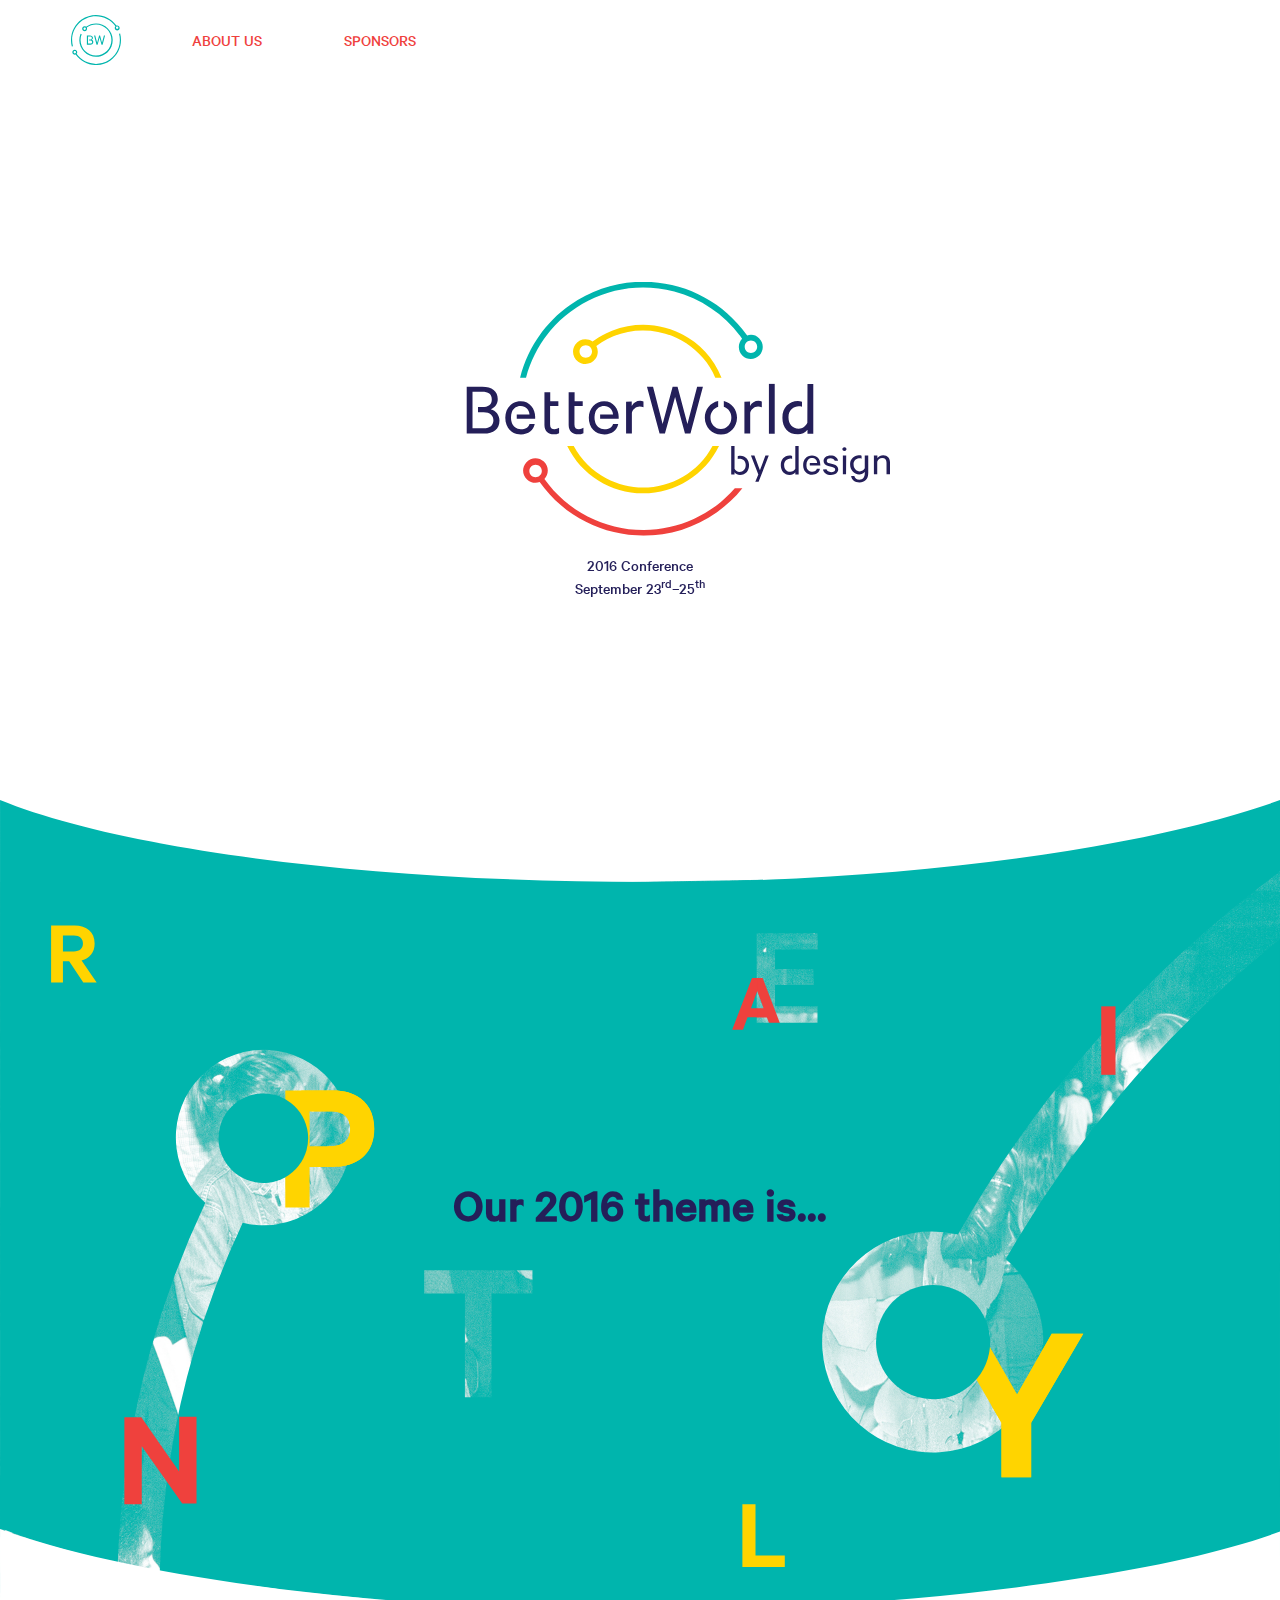
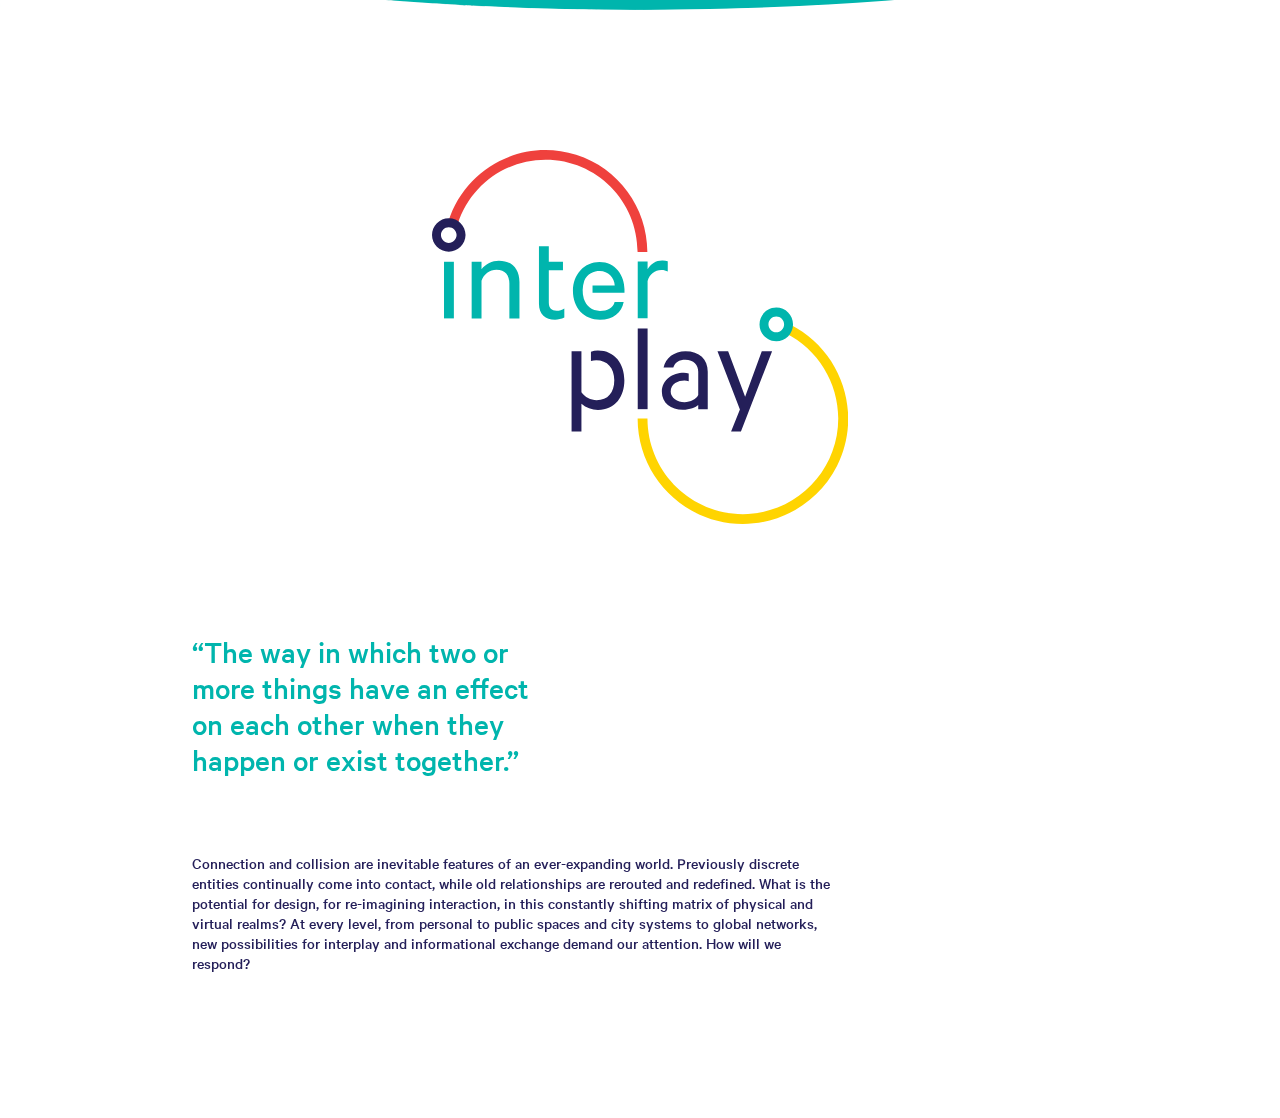
<file: site/index.html>
<!--
KNOWN BUGS:
    - pixel rounding issue at some widths causes thin line above and below #themeLaunchDiv to show background image
    - When opening slide menu, sometimes text can get rearranged/pushed to new lines (I think this is because of the 1px border that gets added on the right)
    - On chrome mobile, sometimes small gap between navbar and top of viewport
    - slideout menu too wide on iPad landscape
    - BG photo shows up above and below scroll on Safari iOS
    - Parallax bg doesn't work on Derek's 
-->


<!doctype html>
<html>
<head>
    <meta charset="UTF-8">
    <meta name="viewport" content="width=device-width, initial-scale=1.0"> 
    
    <title>BWxD 2016</title>
    
    <link type="text/css" href="styles/general.css" rel="stylesheet" ></link>
    <link type="text/css" href="styles/typefaces.css" rel="stylesheet" ></link>
    <link type="text/css" href="styles/index.css" rel="stylesheet" ></link>
    <link type="text/css" href="styles/slideout.css" rel="stylesheet" ></link>

<!--    JQuery -->
    <script src="https://ajax.googleapis.com/ajax/libs/jquery/1.11.1/jquery.min.js"></script>
</head>
<body>
    <nav id="menu" class="menu">
        <ul>
            <li><a href="index.html">HOME</a></li>
            <li><a href="about.html">ABOUT US</a></li>
            <li><a href="sponsors.html">SPONSORS</a></li>
        </ul>
    </nav>
    
    <div id="navbarDiv">
        <a href="index.html"><img id="navbarLogo" src="images/logo-icon-blue.svg" /></a>

        <ul class="desktopOnly">
            <li><a href="about.html">ABOUT US</a></li>
            <li><a href="sponsors.html">SPONSORS</a></li>
        </ul>

        <button id="hamburger" class="mobileOnly toggle-button js-slideout-toggle"></button>
    </div>
    
    <main id="panel">
        <div id="content">
            <div id="splashDiv">
                <div id="logoDiv">
                    <img id="logo" src="images/logo-full.svg" />
                    <p id="logoSubtitle">2016 Conference<br />September 23<sup>rd</sup>–25<sup>th</sup></p>
                </div>
            </div>

            <div id="bgDiv"></div>
            <div id="themeLaunchDiv">
<!--                <div id="bgDiv"><img src="images/themeBG-party.jpg" /></div>-->
                <h3 id="themeLaunchText" class="themeLaunchTitle">Our 2016 theme is...</h3>

                <img id="themeLaunchCover-mobile" class="mobileOnly" src="images/themeLaunchCover-mobile.svg" />
                <img id="themeLaunchCover-desktop" class="desktopOnly" src="images/themeLaunchCover-desktop.svg" />
            </div>

            <div id="interplayDiv">
                <img id="interplayIcon" src="images/interplay.svg" />

                <div class="textContent">
                    <p id="interplayQuote">
                        “The way in which two or more things have an effect on each other when they happen or exist together.”
                    </p>

                    <p id="interplayExplanation">
                        Connection and collision are inevitable features of an ever-expanding world. Previously discrete entities continually come into contact, while old relationships are rerouted and redefined. What is the potential for design, for re-imagining interaction, in this constantly shifting matrix of physical and virtual realms? At every level, from personal to public spaces and city systems to global networks, new possibilities for interplay and informational exchange demand our attention. How will we respond?
                    </p>
                </div>
            </div>
        </div>
    </main>
</body>

<script src="scripts/layout.js"></script>
<script src="scripts/slideout.min.js"></script>
<script src="scripts/slideout-init.js"></script>

</html>
</file>
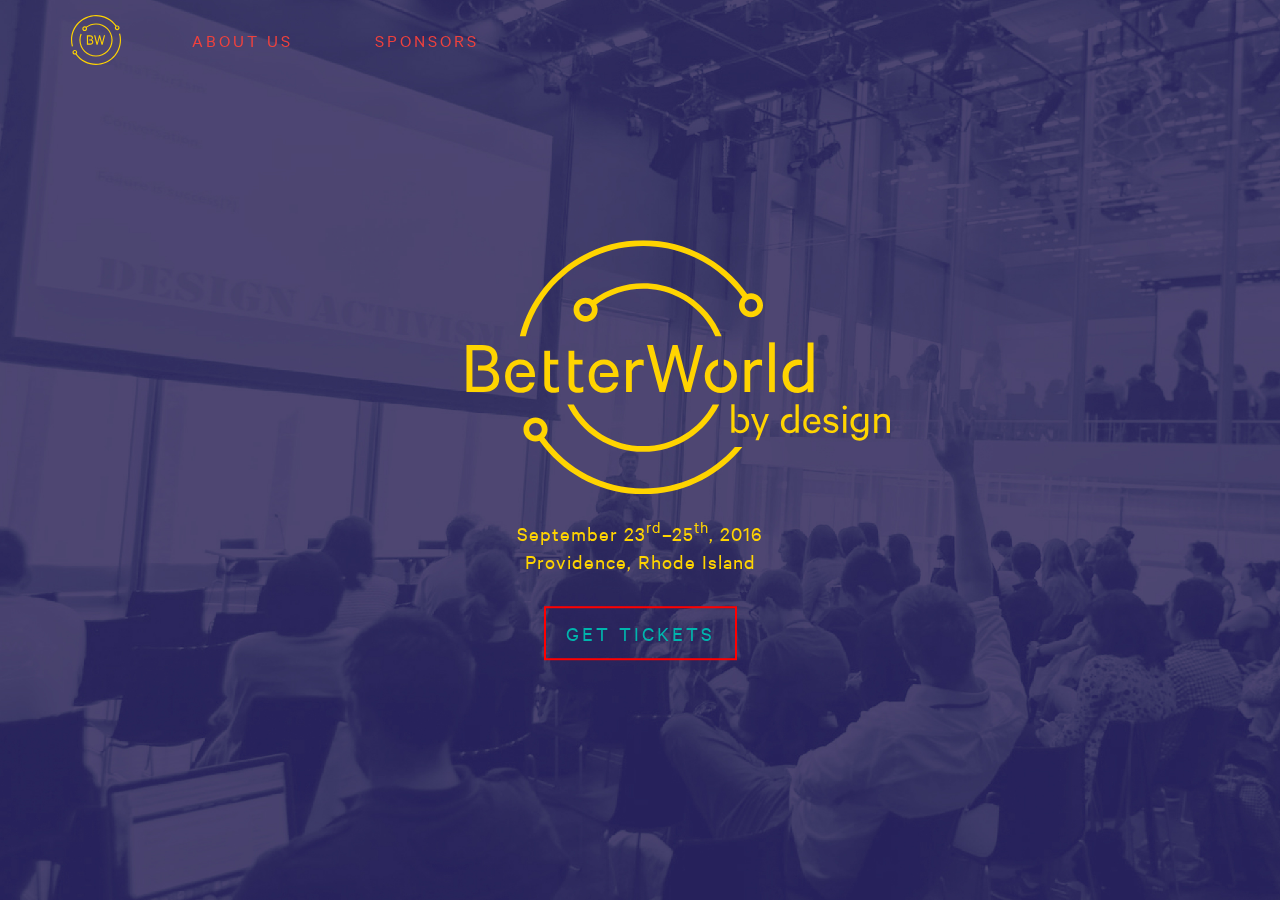
<file: Phase 1/Site/index.html>
<!doctype html>
<html>
<head>
    <meta charset="UTF-8">
    <meta name="viewport" content="width=device-width, initial-scale=1.0, user-scalable=no"> 
    
<!--    Custom facebook look-->
    <meta property="og:image" content="http://betterworldxdesign.com/images/fb-ogimage.png" />
    <meta property="og:image:width" content=1024 />
    <meta property="og:image:height" content=768 />
    <meta property="og:type"   content="website" /> 
    <meta property="og:title" content="Better World by Design"/>
    <meta property="og:url" content="http://betterworldxdesign.com"/>
    <meta property="og:description"
          content="2016 Conference – September 23-25 | Better World by Design is a student-led initiative at Brown University and Rhode Island School of Design that celebrates interdisciplinary collaboration between designers, educators, innovators, and learners. We envision a world where design-thinking is accessible to everyone in order to catalyze positive change on a local and global scale."/>

    <title>BWxD 2016</title>
    
    <link type="text/css" href="styles/general.css" rel="stylesheet" ></link>
    <link type="text/css" href="styles/typefaces.css" rel="stylesheet" ></link>
    <link type="text/css" href="styles/index.css" rel="stylesheet" ></link>
    <link type="text/css" href="styles/slideout.css" rel="stylesheet" ></link>

<!--    JQuery -->
    <script src="https://ajax.googleapis.com/ajax/libs/jquery/1.11.1/jquery.min.js"></script>
</head>
<body>
    <div id="menu" class="menu">
        <ul>
            <li><a class="capsTitle selectedPage" href="index.html">HOME</a></li>
            <li><a class="capsTitle" href="about.html">ABOUT US</a></li>
            <li><a class="capsTitle" href="sponsors.html">SPONSORS</a></li>
        </ul>
    </div>
	
    <div id="indexNavbar" class="navbarDiv">
        <a href="index.html"><img id="navbarLogo" src="images/logo-noText-yellow.svg" /></a>

        <ul class="desktopOnly">
            <li><a class="capsTitle" href="about.html">ABOUT US</a></li>
            <li><a class="capsTitle" href="sponsors.html">SPONSORS</a></li>
        </ul>

        <button id="hamburger" class="hamburger hamburger--squeeze mobileOnly toggle-button js-slideout-toggle" type="button">
		  	<span class="hamburger-box">
				<span class="hamburger-inner"></span>
			</span>
		</button>
    </div>
    
    <main id="panel">
<!--		<div id="bgDiv"></div>-->
		<div class="contentContainer">
			<div id="content">
				<div id="splashDiv">
					<div id="logoDiv">
						<img id="logo" src="images/logo.svg" />
						<p id="logoSubtitle">September 23<sup>rd</sup>–25<sup>th</sup>, 2016<br />Providence, Rhode Island</p>
						<a id="callToAction" class="capsTitle" href="https://payment.brown.edu/C20460_ustores/web/product_detail.jsp?PRODUCTID=1877&SINGLESTORE=true" target="_blank">GET TICKETS</a>
					</div>
				</div>
			</div>
		</div>
    </main>
</body>

<script src="scripts/layout-index.js"></script>
<script src="scripts/slideout.min.js"></script>
<script src="scripts/slideout-init.js"></script>

<script>
	var isSafari = !!navigator.userAgent.match(/Version\/[\d\.]+.*Safari/);
	if (isSafari) {
		$('#splashDiv').height($(window).height());		
	}
</script>

</html>
</file>
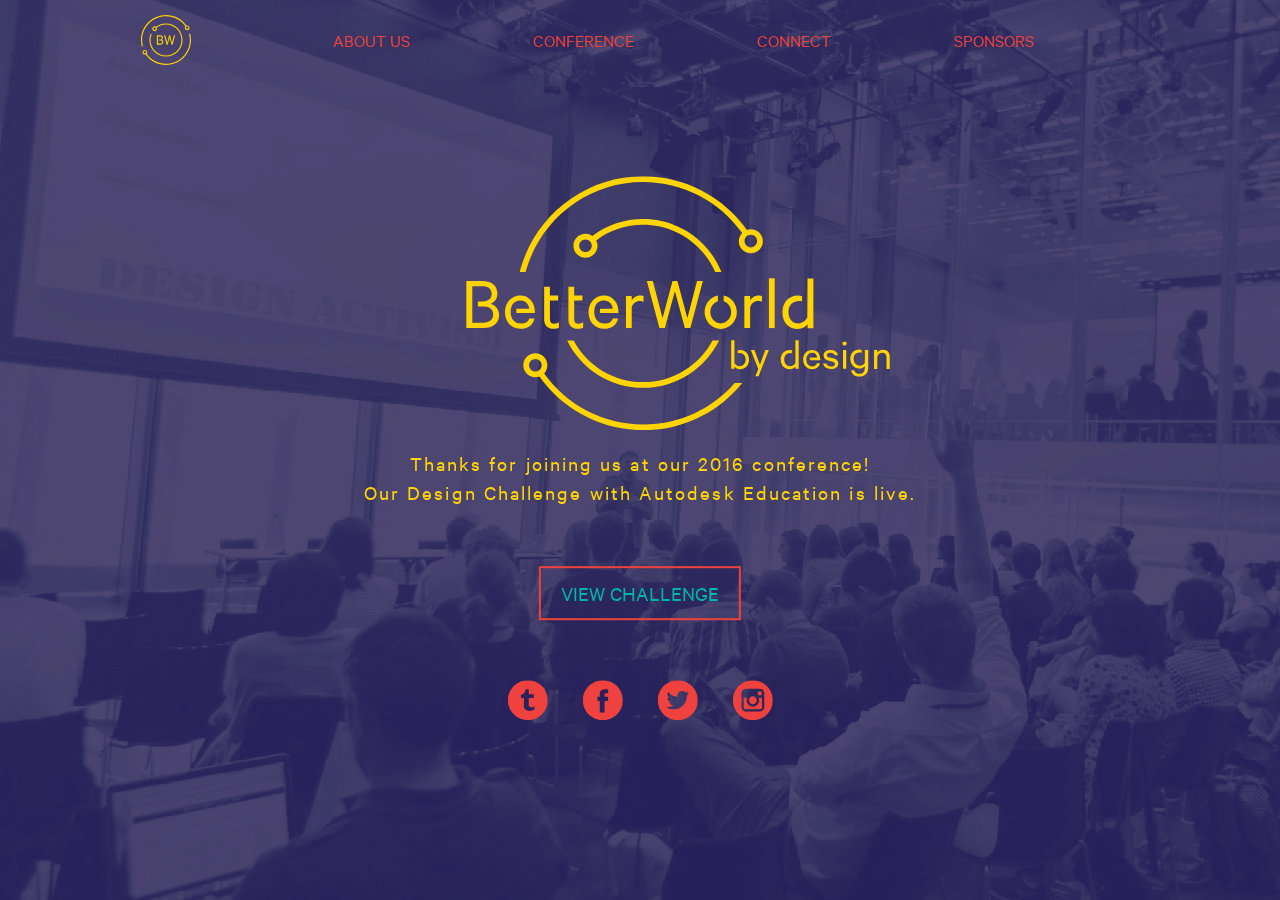
<file: Phase 2/Site/index.html>
<!doctype html>
<html>
<head>
    <meta charset="UTF-8">
    <meta name="viewport" content="width=device-width, initial-scale=1.0, user-scalable=no"> 
    
<!--    Custom facebook look-->
    <meta property="og:image" content="http://betterworldxdesign.com/images/fb-ogimage.png" />
    <meta property="og:image:width" content=1024 />
    <meta property="og:image:height" content=768 />
    <meta property="og:type"   content="website" /> 
    <meta property="og:title" content="Better World by Design"/>
    <meta property="og:url" content="http://betterworldxdesign.com"/>
    <meta property="og:description"
          content="2016 Conference – September 23-25 | Better World by Design is a student-led initiative at Brown University and Rhode Island School of Design that celebrates interdisciplinary collaboration between designers, educators, innovators, and learners. We envision a world where design-thinking is accessible to everyone in order to catalyze positive change on a local and global scale."/>

    <title>BWxD 2016</title>
    
    <link type="text/css" href="styles/general.css" rel="stylesheet"></link>
    <link type="text/css" href="styles/typefaces.css" rel="stylesheet"></link>
    <link type="text/css" href="styles/index.css" rel="stylesheet"></link>
    <link type="text/css" href="styles/slideout.css" rel="stylesheet"></link>

<!--    JQuery -->
    <script src="https://ajax.googleapis.com/ajax/libs/jquery/1.11.1/jquery.min.js"></script>

</head>
<body>
    <nav id="menu" class="menu">
        <ul class="menu-l1">
            <li><a class="selectedPage" href="index.html">HOME</a></li>
            <li><a  href="about.html">ABOUT US</a></li>
			<ul class="menu-l2">
				<li><a  href="about.html#mission">- OUR MISSION</a></li>
				<li><a  href="about.html#team">- OUR TEAM</a></li>
				<li><a  href="about.html#history">- OUR HISTORY</a></li>
				<li><a  href="about.html#alumni">- OUR ALUMNI</a></li>
			</ul>
			<li><a  href="conference.html">CONFERENCE</a></li>
			<ul class="menu-l2">
				<li><a  href="conference.html#theme">- OUR 2016 THEME</a></li>
				<li><a href="conference.html#schedule">- OUR 2016 SCHEDULE</a></li>
				<li><a  href="conference.html#presenters">- OUR PRESENTERS</a></li>
				<li><a  href="conference.html#sustainability">- SUSTAINABILITY</a></li>
			</ul>
			<li><a  href="connect.html">CONNECT</a></li>
			<ul class="menu-l2">
				<li><a href="connect.html#challenge" name="challenge">- DESIGN CHALLENGE</a></li>
				<li><a  href="connect.html#expo">- DESIGN EXPO</a></li>
				<li><a  href="connect.html#volunteer">- VOLUNTEER</a></li>
				<li><a target="_blank" href="http://betterworldxdesign.tumblr.com">- BLOG</a></li>
				<li><a  href="connect.html#contact">- CONTACT</a></li>
				<li><a  href="connect.html#social">- SOCIAL MEDIA</a></li>
			</ul>
            <li><a  href="sponsors.html">SPONSORS</a></li>
        </ul>
    </nav>
	
    <div id="indexNavbar" class="navbarDiv">
        <a href="index.html">
			<img class="desktopOnly" id="navbarLogo" src="images/logo-noText-yellow.svg" />
			<img class="mobileOnly" id="navbarLogo" src="images/logo-noText-blue.svg" />
		</a>
		<h3 class="mobileOnly navTitle ">HOME</h3>

        <ul class="desktopOnly">
            <li><a  href="about.html">ABOUT US</a></li>
			<li><a  href="conference.html">CONFERENCE</a></li>
			<li><a  href="connect.html">CONNECT</a></li>
            <li><a  href="sponsors.html">SPONSORS</a></li>
        </ul>

        <button id="hamburger" class="hamburger hamburger--squeeze mobileOnly toggle-button js-slideout-toggle" type="button">
		  	<span class="hamburger-box">
				<span class="hamburger-inner"></span>
			</span>
		</button>
    </div>
    
    <main id="panel">
<!--		<div id="bgDiv"></div>-->
		<div class="contentContainer">
			<div id="splashDiv">
				<div id="logoDiv">
					<img id="logo" src="images/logo.svg" />
					<p id="logoSubtitle">Thanks for joining us <br class="mobileOnly" />at our 2016 conference!<br />Our Design Challenge with <br class="mobileOnly" />Autodesk Education is live.</p>
					<a id="callToAction"  href="connect.html#challenge">VIEW CHALLENGE</a>

					<div id="socialMedia">
						<ul id="socialIcons">
							<li id="tumblrIcon">
								<a target="_blank" href="https://betterworldxdesign.tumblr.com/" target="_blank">
									<img class="svg socialImage" src="images/social/tumblr.svg" />
								</a> 
							</li>
							<li id="fbIcon">
								<a target="_blank" href="https://www.facebook.com/betterworldbydesign/" target="_blank">
									<img class="svg socialImage" src="images/social/facebook.svg" />
								</a> 
							</li>
							<li id="twitterIcon">
								<a target="_blank" href="https://twitter.com/betterxdesign" target="_blank">
									<img class="svg socialImage" src="images/social/twitter.svg" />
								</a> 
							</li>
							<li id="instagramIcon">
								<a target="_blank" href="https://www.instagram.com/betterxdesign/" target="_blank">
									<img class="svg socialImage" src="images/social/instagram.svg" />
								</a> 
							</li>
						</ul>
					</div>
				</div>
			</div>
		</div>
    </main>
</body>

<script src="scripts/checkBrowser.js"></script>
<script src="scripts/layout-index.js"></script>
<script src="scripts/slideout.min.js"></script>
<script src="scripts/slideout-init.js"></script>
<script src="scripts/svg-replace.js"></script>

</html>
</file>
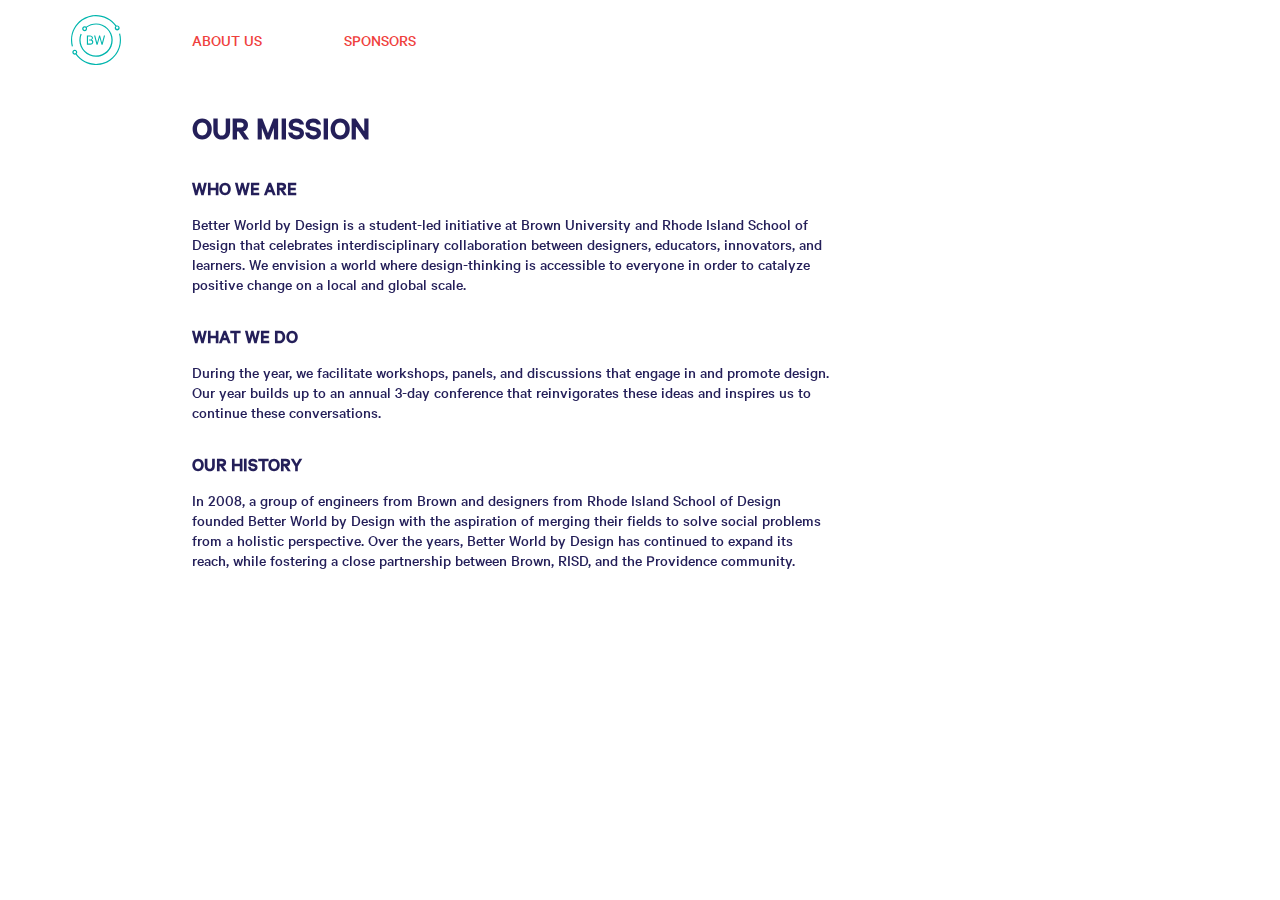
<file: site/about.html>
<!doctype html>
<html>
<head>
    <meta charset="UTF-8">
    <title>About Us</title>
    
    <link type="text/css" href="styles/general.css" rel="stylesheet" ></link>
    <link type="text/css" href="styles/typefaces.css" rel="stylesheet" ></link>
    <link type="text/css" href="styles/slideout.css" rel="stylesheet" ></link>

<!--    JQuery -->
    <script src="https://ajax.googleapis.com/ajax/libs/jquery/1.11.1/jquery.min.js"></script></head>
<body>
    <nav id="menu" class="menu">
        <ul>
            <li><a href="index.html">HOME</a></li>
            <li><a href="about.html">ABOUT US</a></li>
            <li><a href="sponsors.html">SPONSORS</a></li>
        </ul>
    </nav>
    
    <div id="navbarDiv">
        <a href="index.html"><img id="navbarLogo" src="images/logo-icon-blue.svg" /></a>

        <ul class="desktopOnly">
            <li><a href="about.html">ABOUT US</a></li>
            <li><a href="sponsors.html">SPONSORS</a></li>
        </ul>

        <button id="hamburger" class="mobileOnly toggle-button js-slideout-toggle"></button>
    </div>
    
    <main id="panel">
        <div id="content" class="textContent">
            <h1>OUR MISSION</h1>

            <div class="section">
                <h3>WHO WE ARE</h3>
                <p>
                    Better World by Design is a student-led initiative at Brown University and Rhode Island School of Design that celebrates interdisciplinary collaboration between designers, educators, innovators, and learners. We envision a world where design-thinking is accessible to everyone in order to catalyze positive change on a local and global scale.
                </p>
            </div>

            <div class="section">
                <h3>WHAT WE DO</h3>
                <p>
                    During the year, we facilitate workshops, panels, and discussions that engage in and promote design. Our year builds up to an annual 3-day conference that reinvigorates these ideas and inspires us to continue these conversations.
                </p>
            </div>
            
            <div class="section">
                <h3>OUR HISTORY</h3>
                <p>
                    In 2008, a group of engineers from Brown and designers from Rhode Island School of Design founded Better World by Design with the aspiration of merging their fields to solve social problems from a holistic perspective. Over the years, Better World by Design has continued to expand its reach, while fostering a close partnership between Brown, RISD, and the Providence community.
                </p>
            </div>
        </div>
    </main>
</body>

<script src="scripts/layout.js"></script>
<script src="scripts/slideout.min.js"></script>
<script src="scripts/slideout-init.js"></script>

</html>
</file>
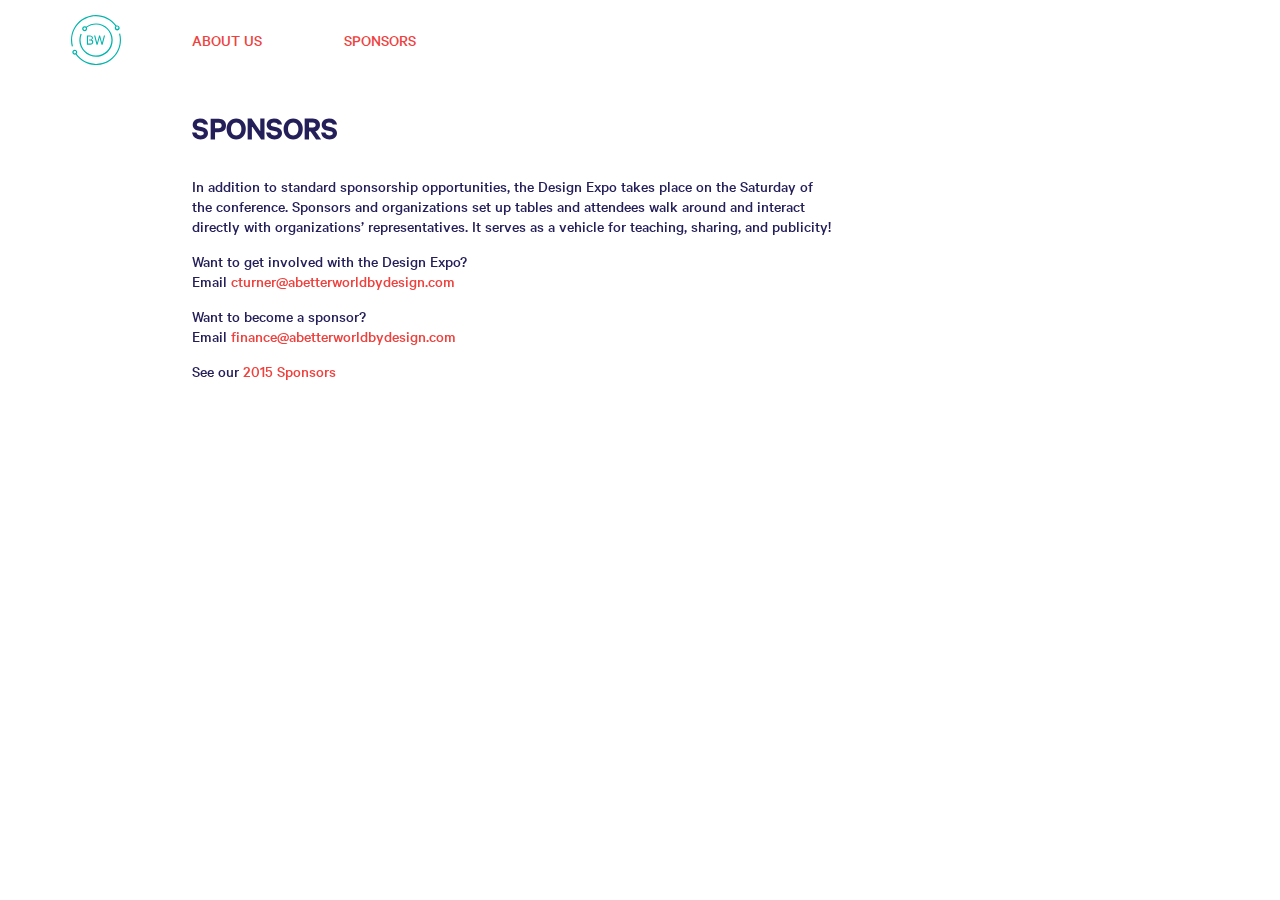
<file: site/sponsors.html>
<!doctype html>
<html>
<head>
    <meta charset="UTF-8">
    <title>Sponsors</title>
    
    <link type="text/css" href="styles/general.css" rel="stylesheet" ></link>
    <link type="text/css" href="styles/typefaces.css" rel="stylesheet" ></link>
    <link type="text/css" href="styles/slideout.css" rel="stylesheet" ></link>

<!--    JQuery -->
    <script src="https://ajax.googleapis.com/ajax/libs/jquery/1.11.1/jquery.min.js"></script>
</head>
<body>
    <nav id="menu" class="menu">
        <ul>
            <li><a href="index.html">HOME</a></li>
            <li><a href="about.html">ABOUT US</a></li>
            <li><a href="sponsors.html">SPONSORS</a></li>
        </ul>
    </nav>
    
    <div id="navbarDiv">
        <a href="index.html"><img id="navbarLogo" src="images/logo-icon-blue.svg" /></a>

        <ul class="desktopOnly">
            <li><a href="about.html">ABOUT US</a></li>
            <li><a href="sponsors.html">SPONSORS</a></li>
        </ul>

        <button id="hamburger" class="mobileOnly toggle-button js-slideout-toggle"></button>
    </div>
    
    <main id="panel">
        <div id="content" class="textContent">
            <h1>SPONSORS</h1>

            <p>
                In addition to standard sponsorship opportunities, the Design Expo takes place on the Saturday of the conference. Sponsors and organizations set up tables and attendees walk around and interact directly with organizations’ representatives. It serves as a vehicle for teaching, sharing, and publicity!
            </p>

            <p>Want to get involved with the Design Expo?<br />
                Email <a href="mailto:cturner@abetterworldbydesign.com">cturner@abetterworldbydesign.com</a></p>

            <p>Want to become a sponsor?<br />
                Email <a href="mailto:finance@abetterworldbydesign.com">finance@abetterworldbydesign.com</a></p>

            <p>See our <a href="http://www.abetterworldbydesign.com/2015/sponsors/">2015 Sponsors</a></p>

        </div>
    </main>
    
    
</body>

<script src="scripts/layout.js"></script>
<script src="scripts/slideout.min.js"></script>
<script src="scripts/slideout-init.js"></script>

</html>
</file>
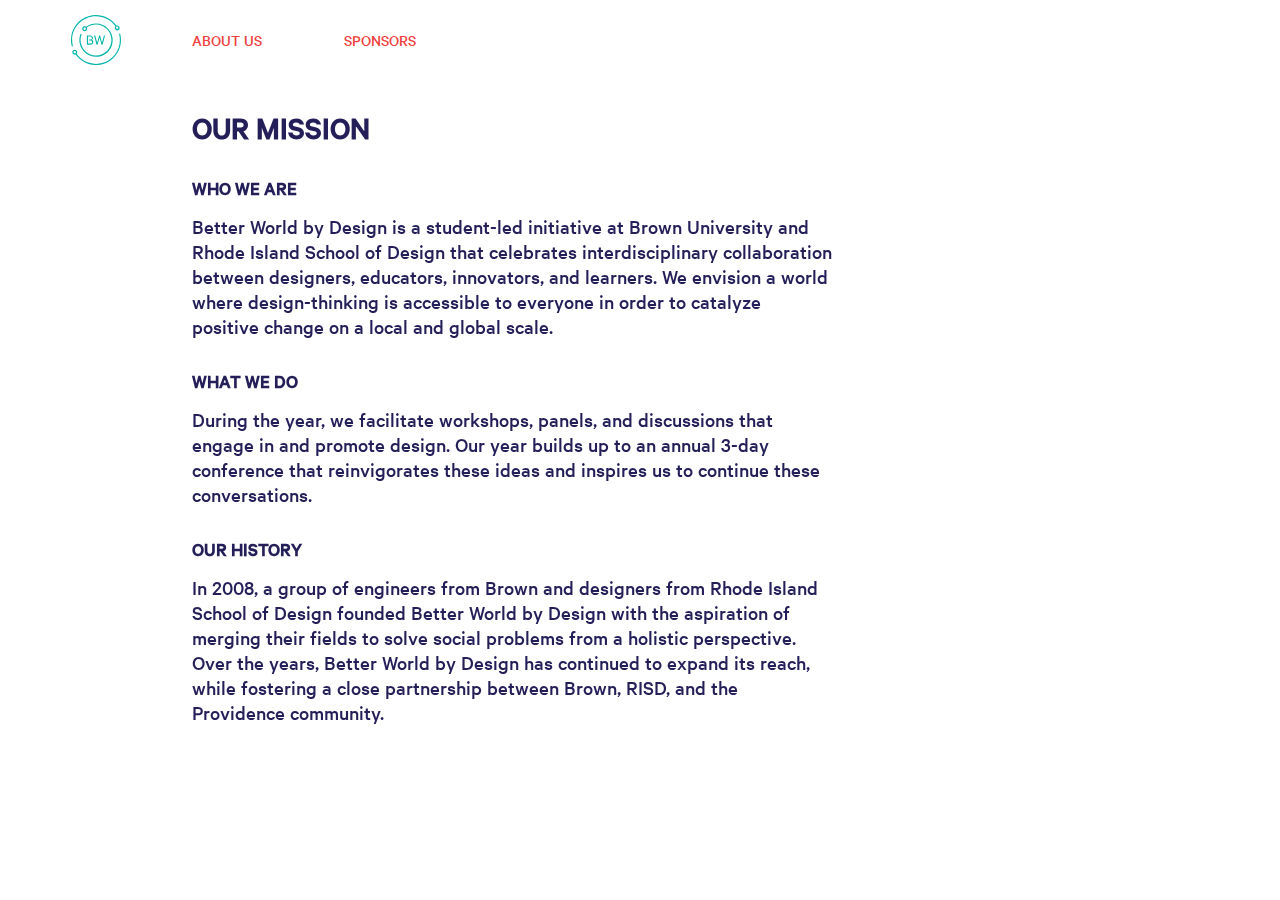
<file: Phase 0/Site/about.html>
<!doctype html>
<html>
<head>
    <meta charset="UTF-8">
    <meta name="viewport" content="width=device-width, initial-scale=1.0"> 
    
    <title>About Us</title>
    
    <link type="text/css" href="styles/general.css" rel="stylesheet" ></link>
    <link type="text/css" href="styles/typefaces.css" rel="stylesheet" ></link>
    <link type="text/css" href="styles/slideout.css" rel="stylesheet" ></link>

<!--    JQuery -->
    <script src="https://ajax.googleapis.com/ajax/libs/jquery/1.11.1/jquery.min.js"></script></head>
<body>
    <nav id="menu" class="menu">
        <ul>
            <li><a href="index.html">HOME</a></li>
            <li><a href="about.html">ABOUT US</a></li>
            <li><a href="sponsors.html">SPONSORS</a></li>
        </ul>
    </nav>
    
    <div id="navbarDiv">
        <a href="index.html"><img id="navbarLogo" src="images/logo-icon-blue.svg" /></a>

        <ul class="desktopOnly">
            <li><a href="about.html">ABOUT US</a></li>
            <li><a href="sponsors.html">SPONSORS</a></li>
        </ul>

        <button id="hamburger" class="mobileOnly toggle-button js-slideout-toggle"></button>
    </div>
    
    <main id="panel">
        <div id="content" class="textContent">
            <h1>OUR MISSION</h1>

            <div class="section">
                <h3>WHO WE ARE</h3>
                <p>
                    Better World by Design is a student-led initiative at Brown University and Rhode Island School of Design that celebrates interdisciplinary collaboration between designers, educators, innovators, and learners. We envision a world where design-thinking is accessible to everyone in order to catalyze positive change on a local and global scale.
                </p>
            </div>

            <div class="section">
                <h3>WHAT WE DO</h3>
                <p>
                    During the year, we facilitate workshops, panels, and discussions that engage in and promote design. Our year builds up to an annual 3-day conference that reinvigorates these ideas and inspires us to continue these conversations.
                </p>
            </div>
            
            <div class="section">
                <h3>OUR HISTORY</h3>
                <p>
                    In 2008, a group of engineers from Brown and designers from Rhode Island School of Design founded Better World by Design with the aspiration of merging their fields to solve social problems from a holistic perspective. Over the years, Better World by Design has continued to expand its reach, while fostering a close partnership between Brown, RISD, and the Providence community.
                </p>
            </div>
        </div>
    </main>
</body>

<script src="scripts/layout.js"></script>
<script src="scripts/slideout.min.js"></script>
<script src="scripts/slideout-init.js"></script>

</html>
</file>
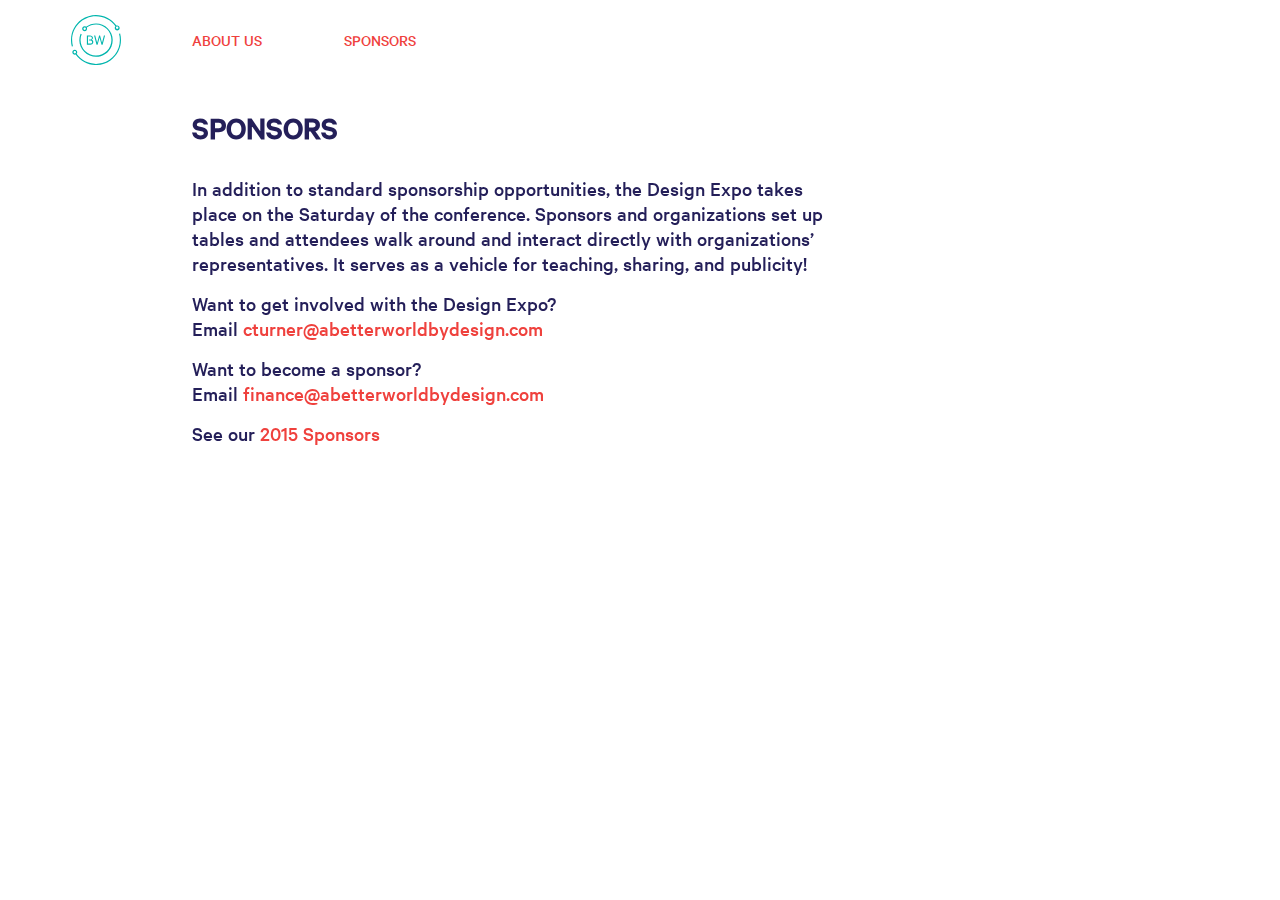
<file: Phase 0/Site/sponsors.html>
<!doctype html>
<html>
<head>
    <meta charset="UTF-8">
    <meta name="viewport" content="width=device-width, initial-scale=1.0"> 

    <title>Sponsors</title>
    
    <link type="text/css" href="styles/general.css" rel="stylesheet" ></link>
    <link type="text/css" href="styles/typefaces.css" rel="stylesheet" ></link>
    <link type="text/css" href="styles/slideout.css" rel="stylesheet" ></link>

<!--    JQuery -->
    <script src="https://ajax.googleapis.com/ajax/libs/jquery/1.11.1/jquery.min.js"></script>
</head>
<body>
    <nav id="menu" class="menu">
        <ul>
            <li><a href="index.html">HOME</a></li>
            <li><a href="about.html">ABOUT US</a></li>
            <li><a href="sponsors.html">SPONSORS</a></li>
        </ul>
    </nav>
    
    <div id="navbarDiv">
        <a href="index.html"><img id="navbarLogo" src="images/logo-icon-blue.svg" /></a>

        <ul class="desktopOnly">
            <li><a href="about.html">ABOUT US</a></li>
            <li><a href="sponsors.html">SPONSORS</a></li>
        </ul>

        <button id="hamburger" class="mobileOnly toggle-button js-slideout-toggle"></button>
    </div>
    
    <main id="panel">
        <div id="content" class="textContent">
            <h1>SPONSORS</h1>

            <p>
                In addition to standard sponsorship opportunities, the Design Expo takes place on the Saturday of the conference. Sponsors and organizations set up tables and attendees walk around and interact directly with organizations’ representatives. It serves as a vehicle for teaching, sharing, and publicity!
            </p>

            <p>Want to get involved with the Design Expo?<br />
                Email <a href="mailto:cturner@abetterworldbydesign.com">cturner@abetterworldbydesign.com</a></p>

            <p>Want to become a sponsor?<br />
                Email <a href="mailto:finance@abetterworldbydesign.com">finance@abetterworldbydesign.com</a></p>

            <p>See our <a href="http://www.abetterworldbydesign.com/2015/sponsors/">2015 Sponsors</a></p>

        </div>
    </main>
    
    
</body>

<script src="scripts/layout.js"></script>
<script src="scripts/slideout.min.js"></script>
<script src="scripts/slideout-init.js"></script>

</html>
</file>
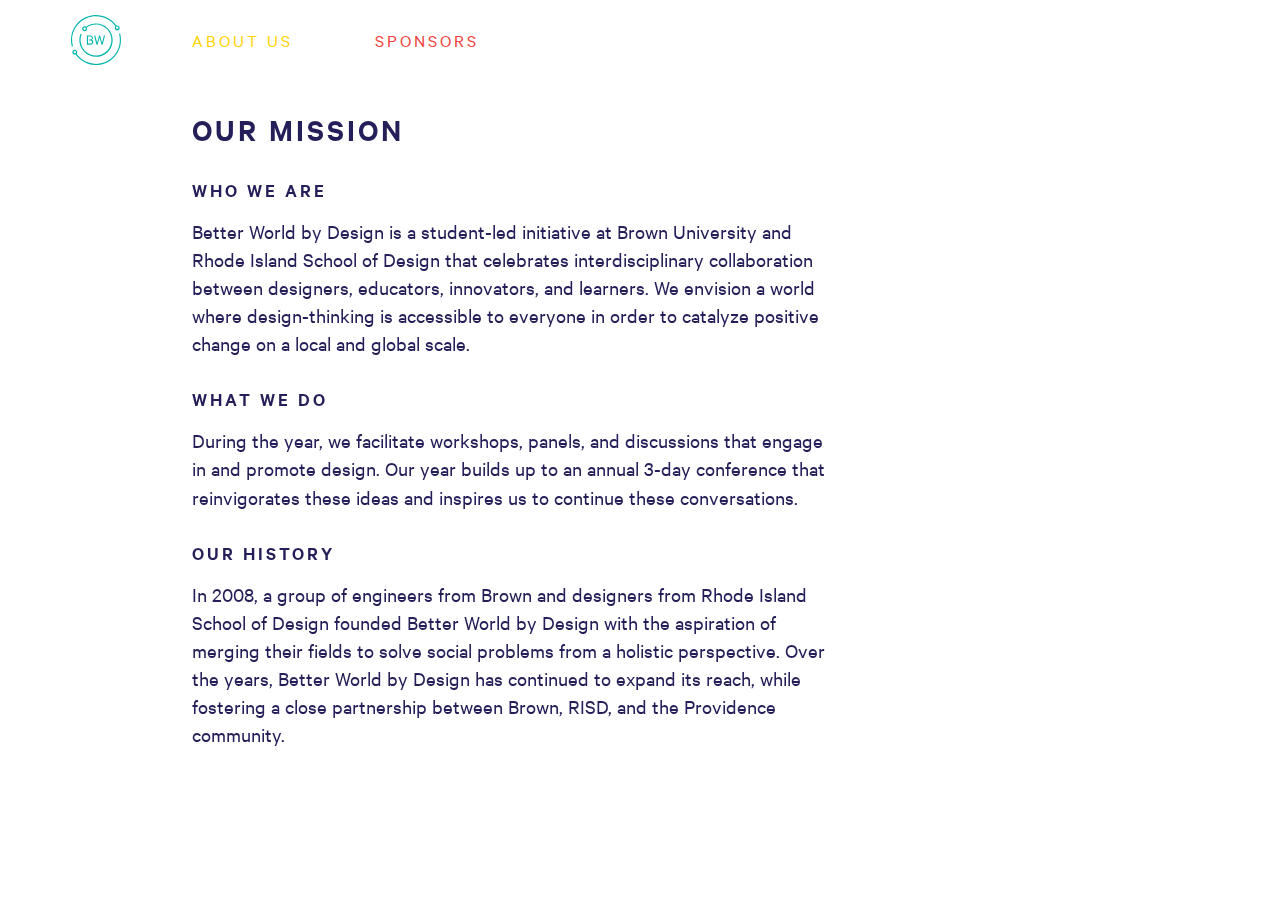
<file: Phase 1/Site/about.html>
<!doctype html>
<html>
<head>
    <meta charset="UTF-8">
    <meta name="viewport" content="width=device-width, initial-scale=1.0, user-scalable=no"> 
    
<!--    Custom facebook look-->
    <meta property="og:image" content="http://betterworldxdesign.com/images/fb-ogimage.png" />
    <meta property="og:image:width" content=1024 />
    <meta property="og:image:height" content=768 />
    <meta property="og:type"   content="website" /> 
    <meta property="og:title" content="Better World by Design"/>
    <meta property="og:url" content="http://betterworldxdesign.com"/>
    <meta property="og:description"
          content="2016 Conference – September 23-25 | Better World by Design is a student-led initiative at Brown University and Rhode Island School of Design that celebrates interdisciplinary collaboration between designers, educators, innovators, and learners. We envision a world where design-thinking is accessible to everyone in order to catalyze positive change on a local and global scale."/>
	
    <title>About Us</title>
    
    <link type="text/css" href="styles/general.css" rel="stylesheet" ></link>
    <link type="text/css" href="styles/typefaces.css" rel="stylesheet" ></link>
    <link type="text/css" href="styles/slideout.css" rel="stylesheet" ></link>
    <link type="text/css" href="styles/textPage.css" rel="stylesheet" ></link>

<!--    JQuery -->
    <script src="https://ajax.googleapis.com/ajax/libs/jquery/1.11.1/jquery.min.js"></script></head>
<body>
    <nav id="menu" class="menu">
        <ul>
            <li><a class="capsTitle" href="index.html">HOME</a></li>
            <li><a class="capsTitle selectedPage" href="about.html">ABOUT US</a></li>
            <li><a class="capsTitle" href="sponsors.html">SPONSORS</a></li>
        </ul>
    </nav>
    
    <div class="navbarDiv">
        <a href="index.html"><img id="navbarLogo" src="images/logo-noText-blue.svg" /></a>

        <ul class="desktopOnly">
            <li><a class="capsTitle selectedPage" href="about.html">ABOUT US</a></li>
            <li><a class="capsTitle" href="sponsors.html">SPONSORS</a></li>
        </ul>

        <button id="hamburger" class="mobileOnly toggle-button js-slideout-toggle"></button>
    </div>
    
    <main id="panel">
		<div class="contentContainer whiteBG">
			<div id="content" class="textContent">
				<h1 class="capsTitle">OUR MISSION</h1>

				<div class="section">
					<h3 class="capsTitle">WHO WE ARE</h3>
					<p>
						Better World by Design is a student-led initiative at Brown University and Rhode Island School of Design that celebrates interdisciplinary collaboration between designers, educators, innovators, and learners. We envision a world where design-thinking is accessible to everyone in order to catalyze positive change on a local and global scale.
					</p>
				</div>

				<div class="section">
					<h3 class="capsTitle">WHAT WE DO</h3>
					<p>
						During the year, we facilitate workshops, panels, and discussions that engage in and promote design. Our year builds up to an annual 3-day conference that reinvigorates these ideas and inspires us to continue these conversations.
					</p>
				</div>

				<div class="section">
					<h3 class="capsTitle">OUR HISTORY</h3>
					<p>
						In 2008, a group of engineers from Brown and designers from Rhode Island School of Design founded Better World by Design with the aspiration of merging their fields to solve social problems from a holistic perspective. Over the years, Better World by Design has continued to expand its reach, while fostering a close partnership between Brown, RISD, and the Providence community.
					</p>
				</div>
			</div>
		</div>
    </main>
</body>

<script src="scripts/layout.js"></script>
<script src="scripts/slideout.min.js"></script>
<script src="scripts/slideout-init.js"></script>

</html>
</file>
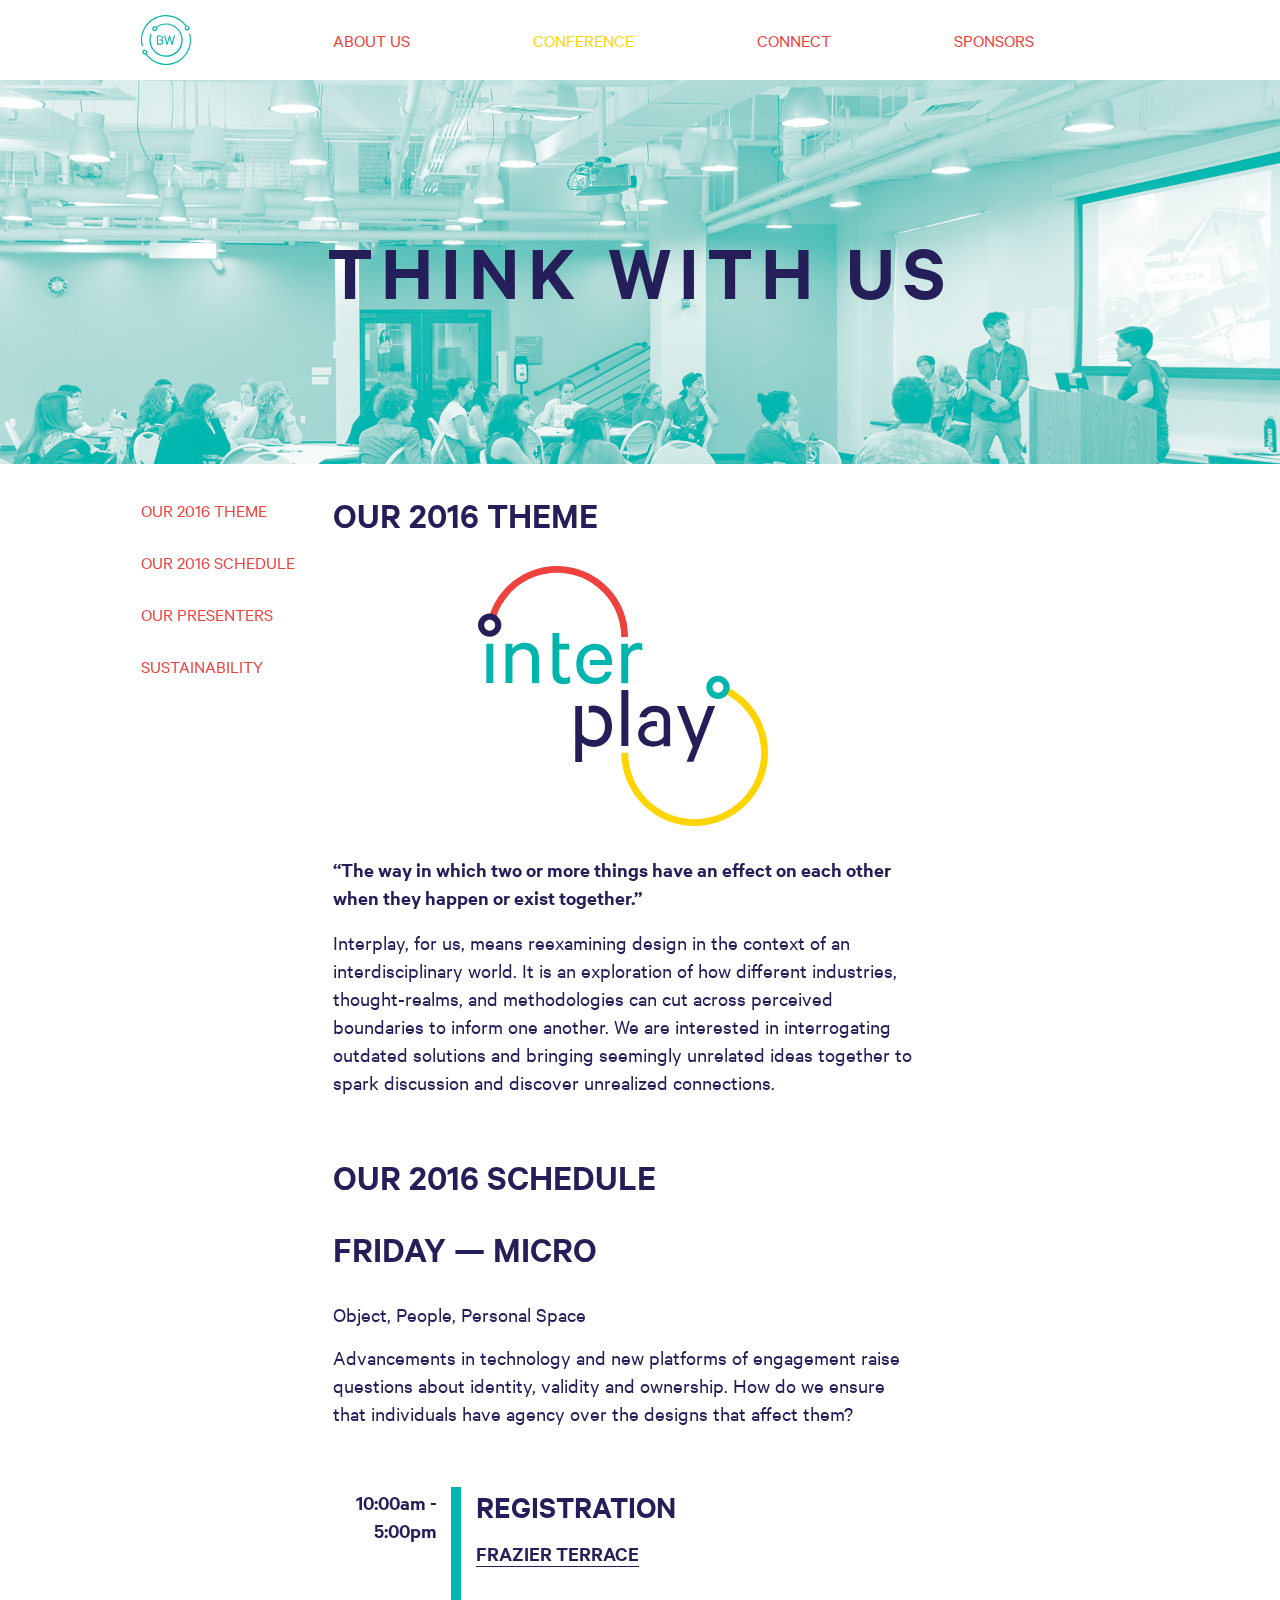
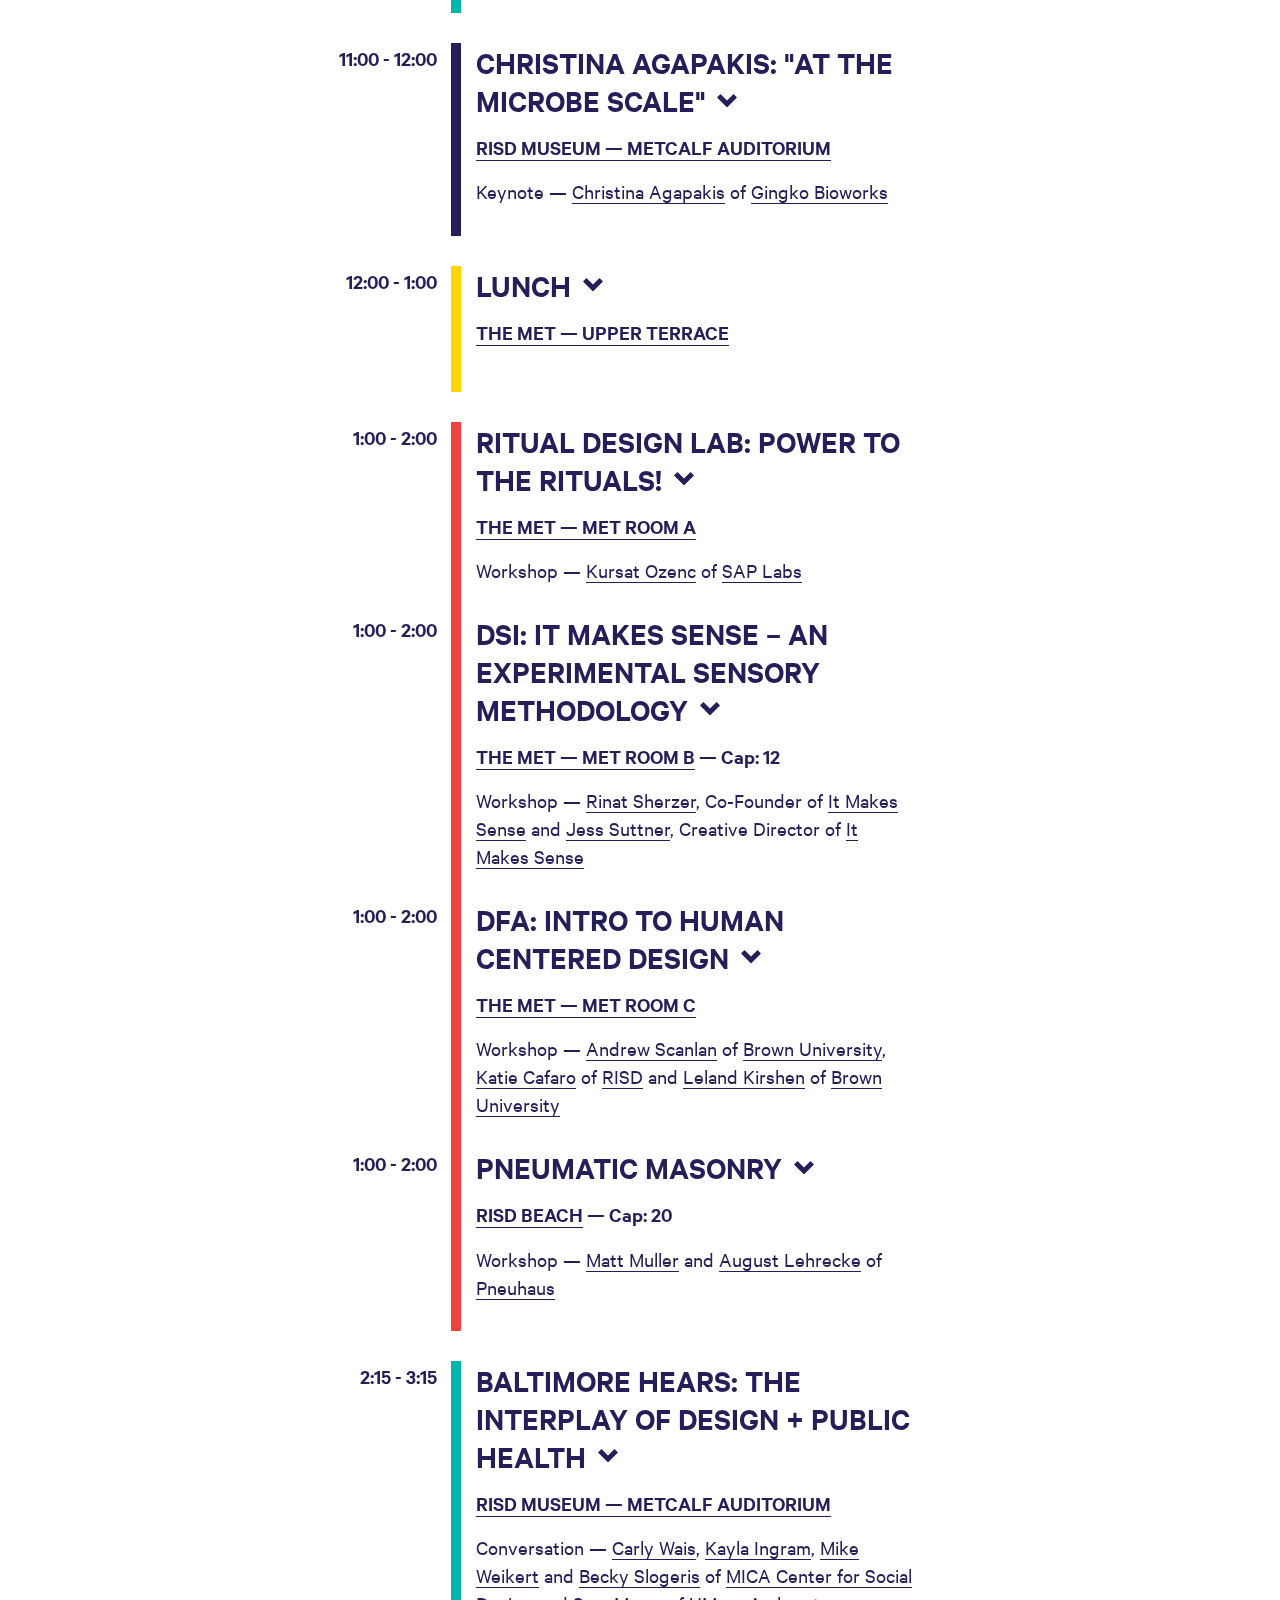
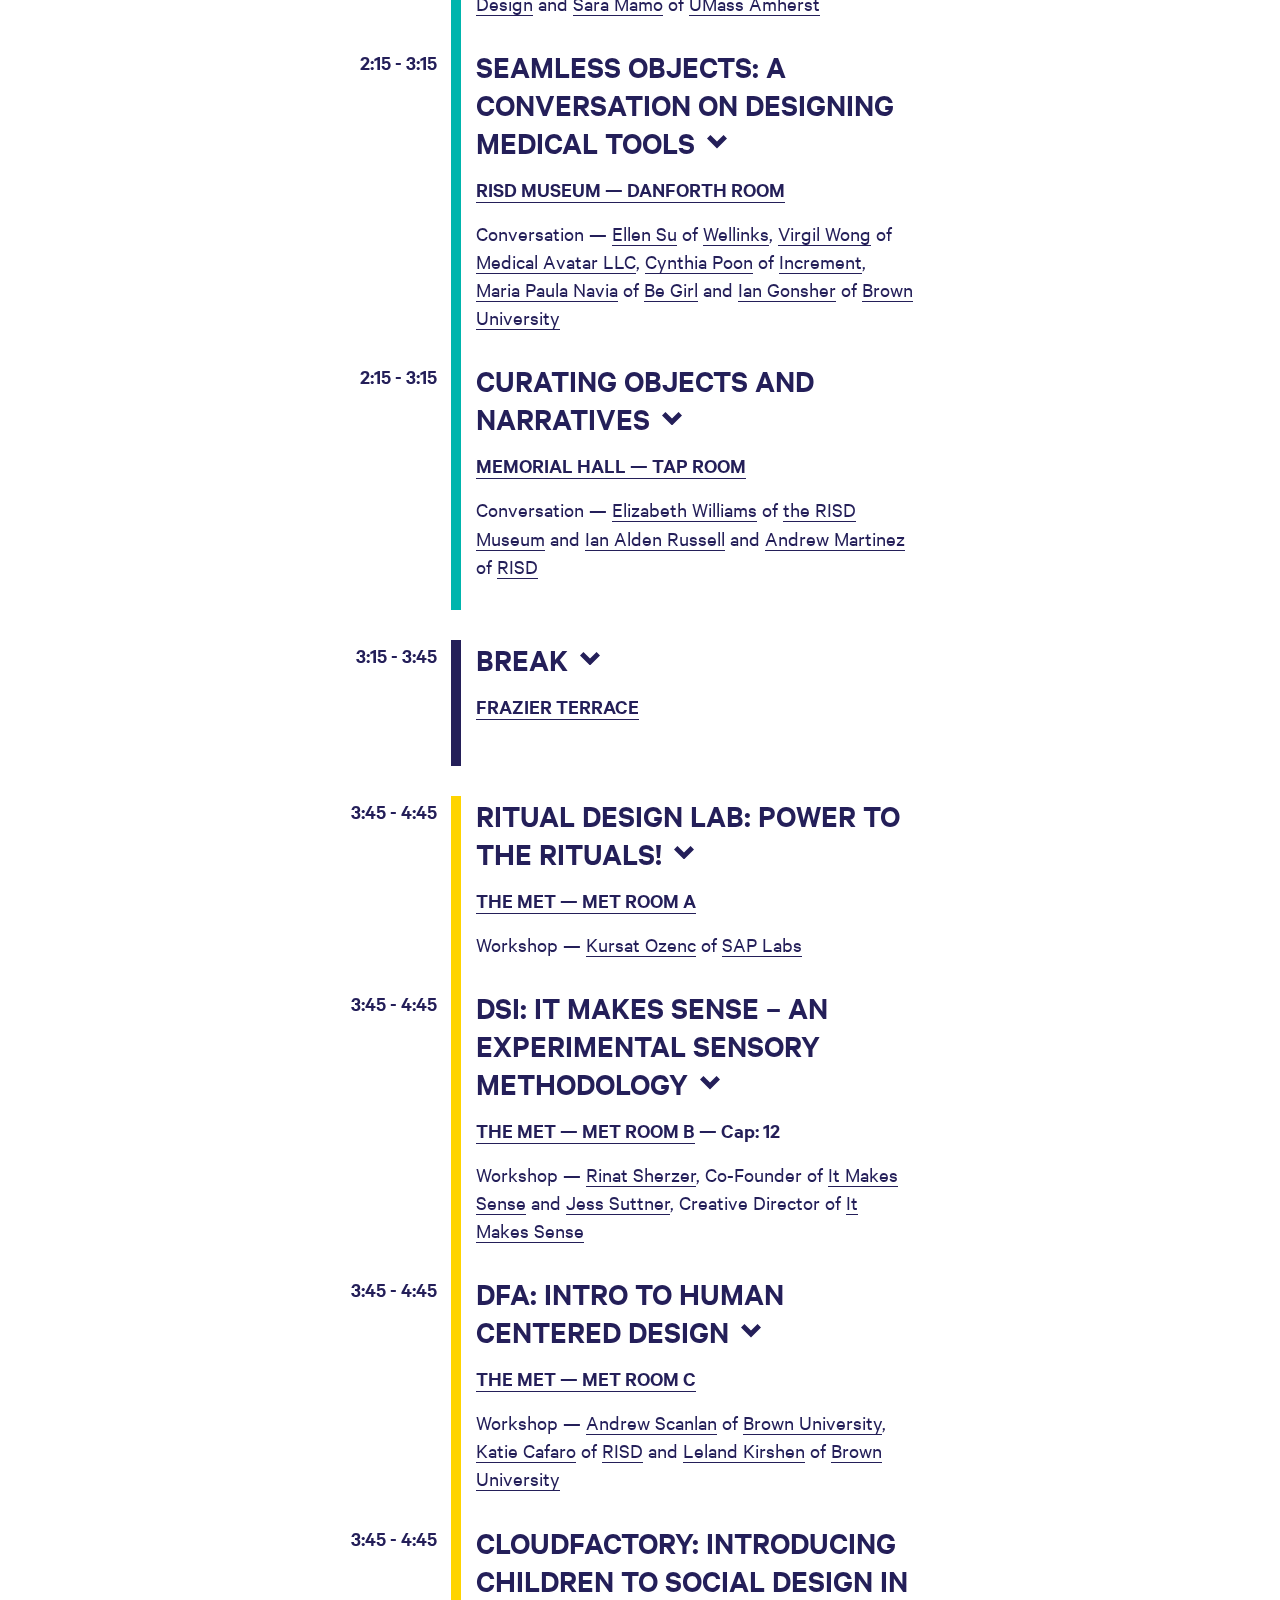
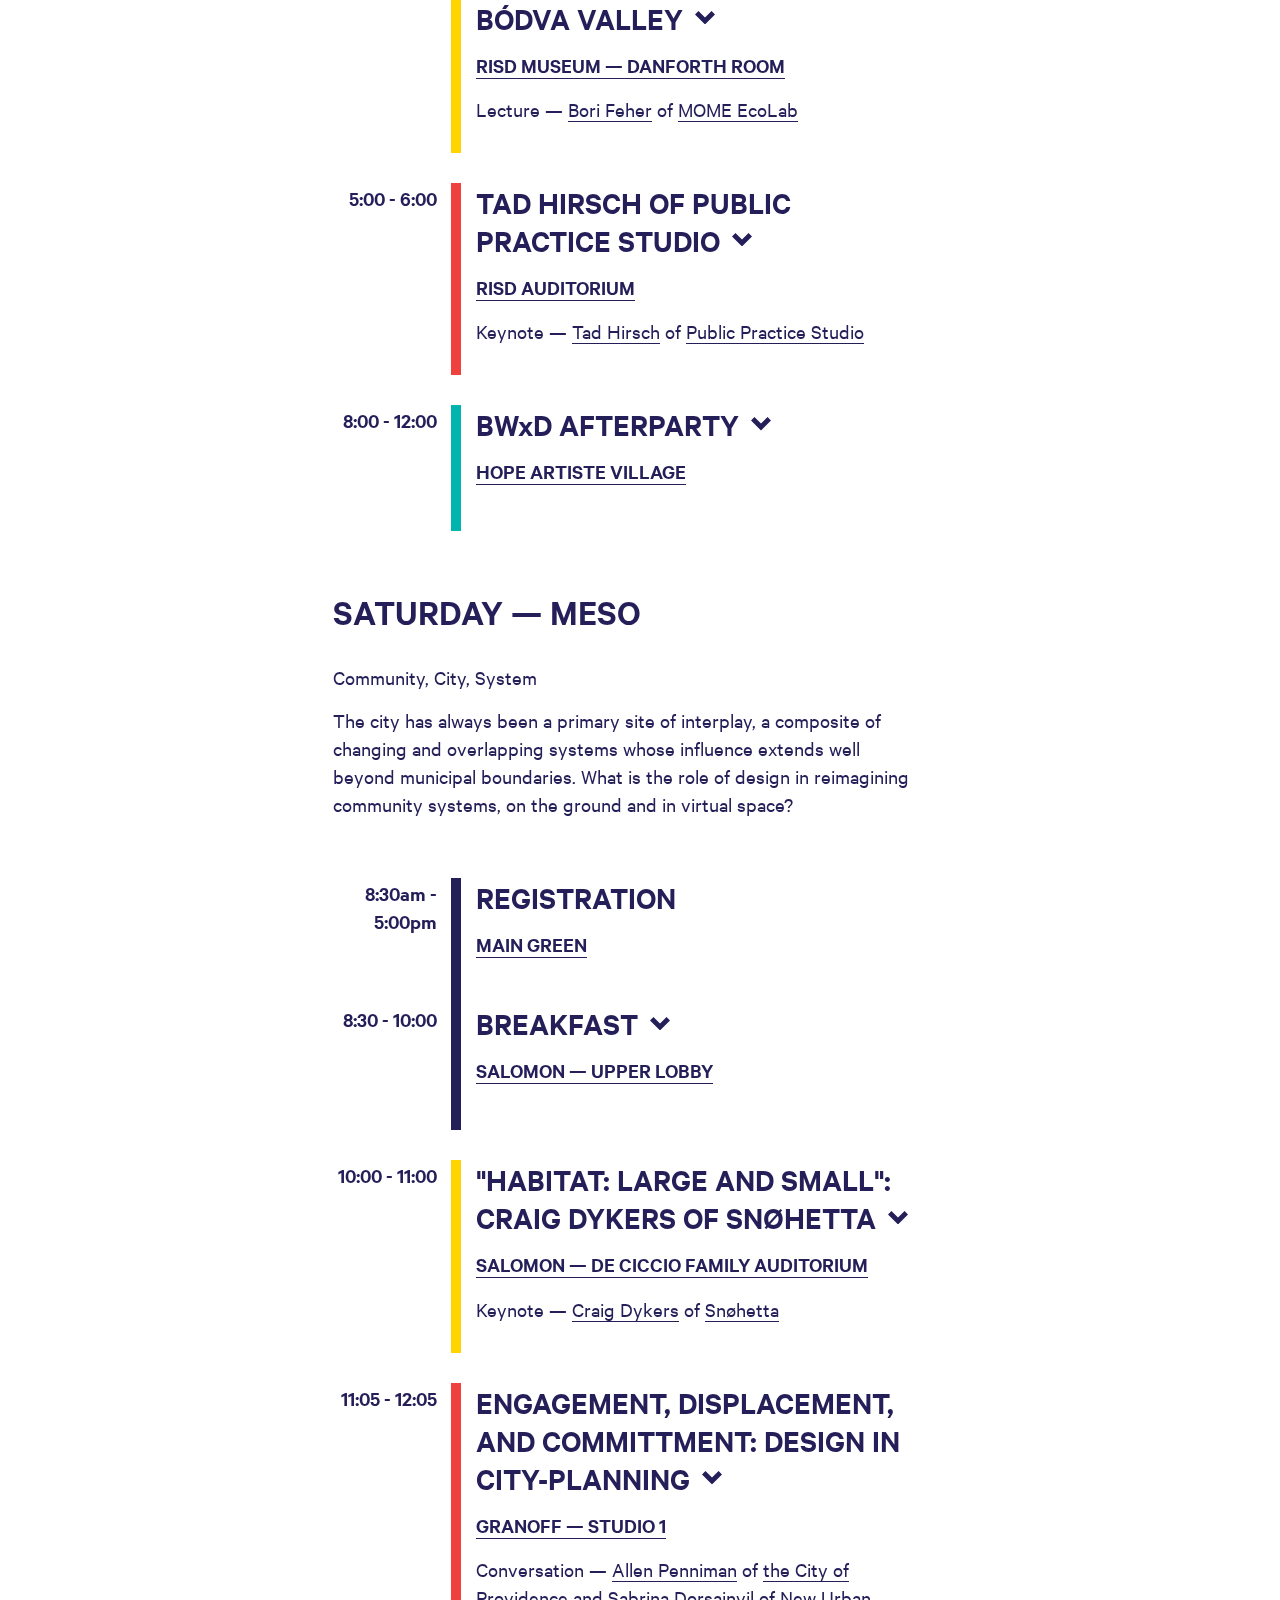
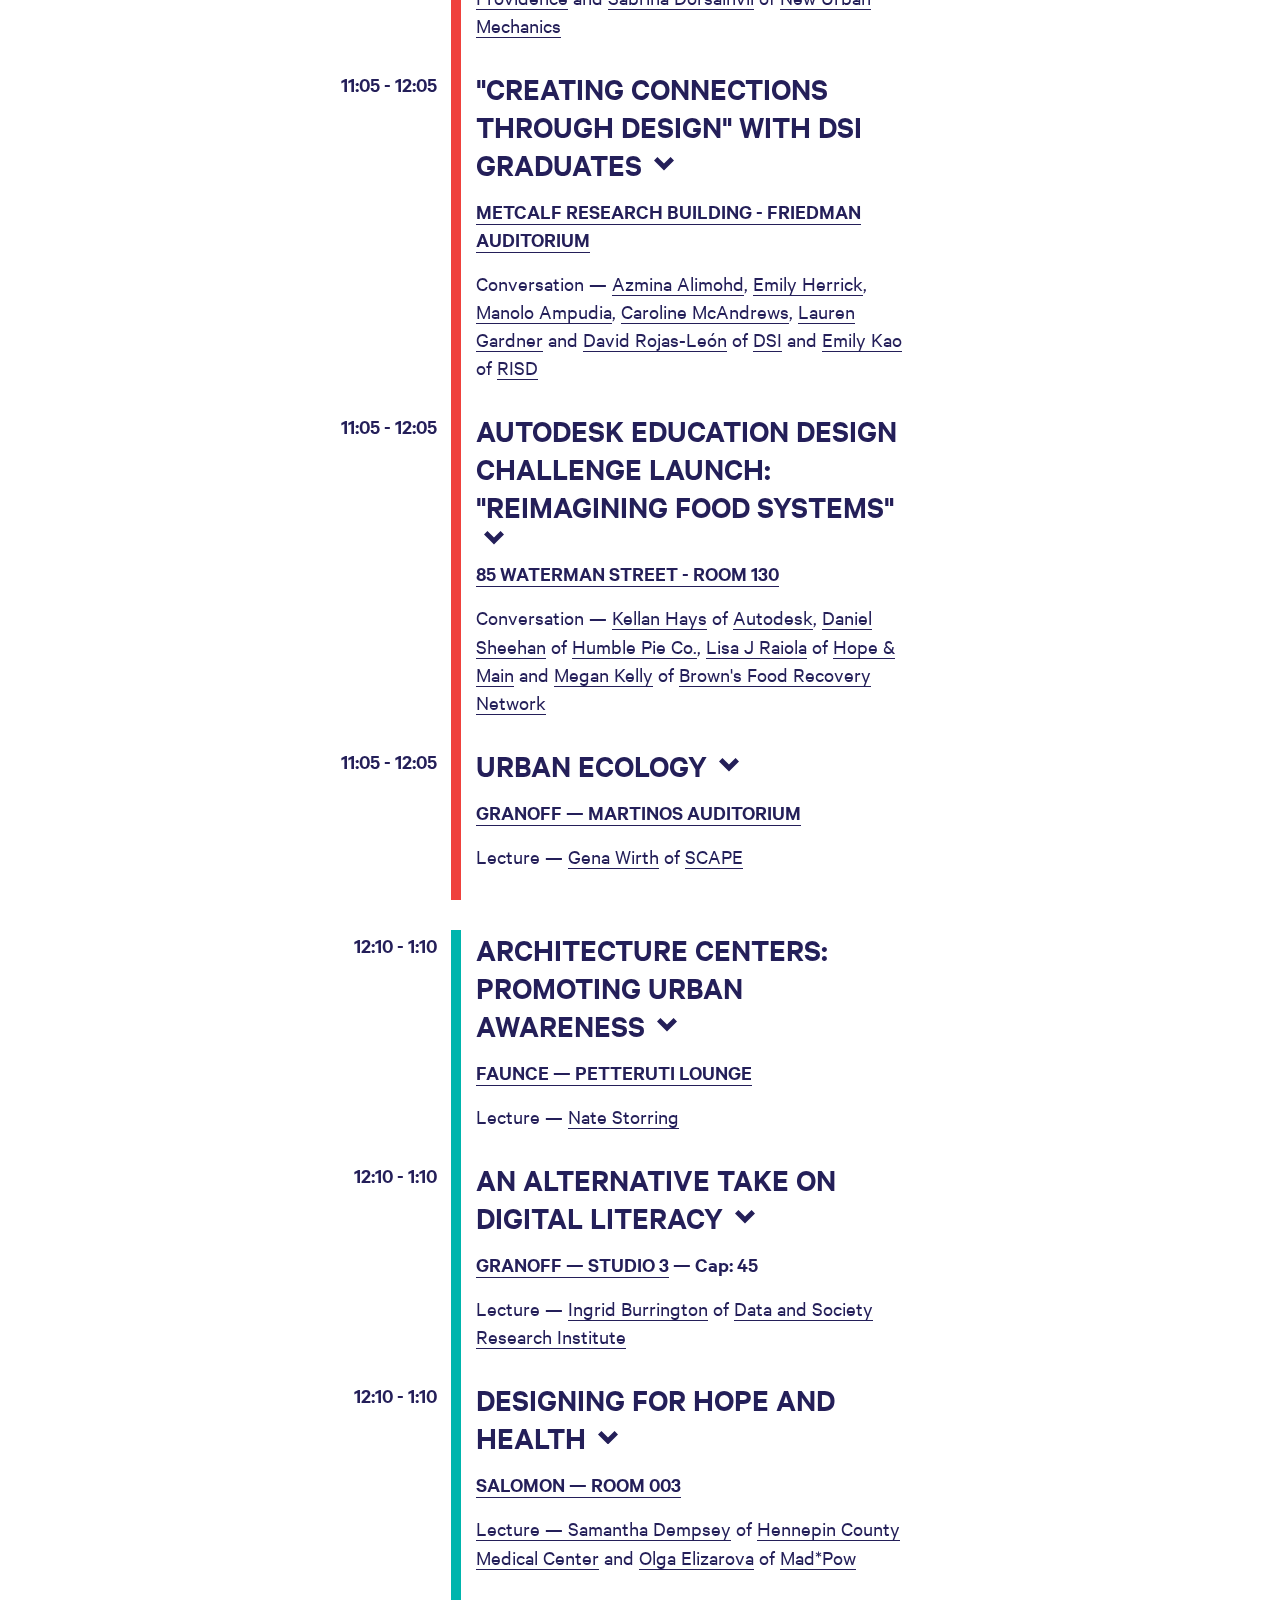
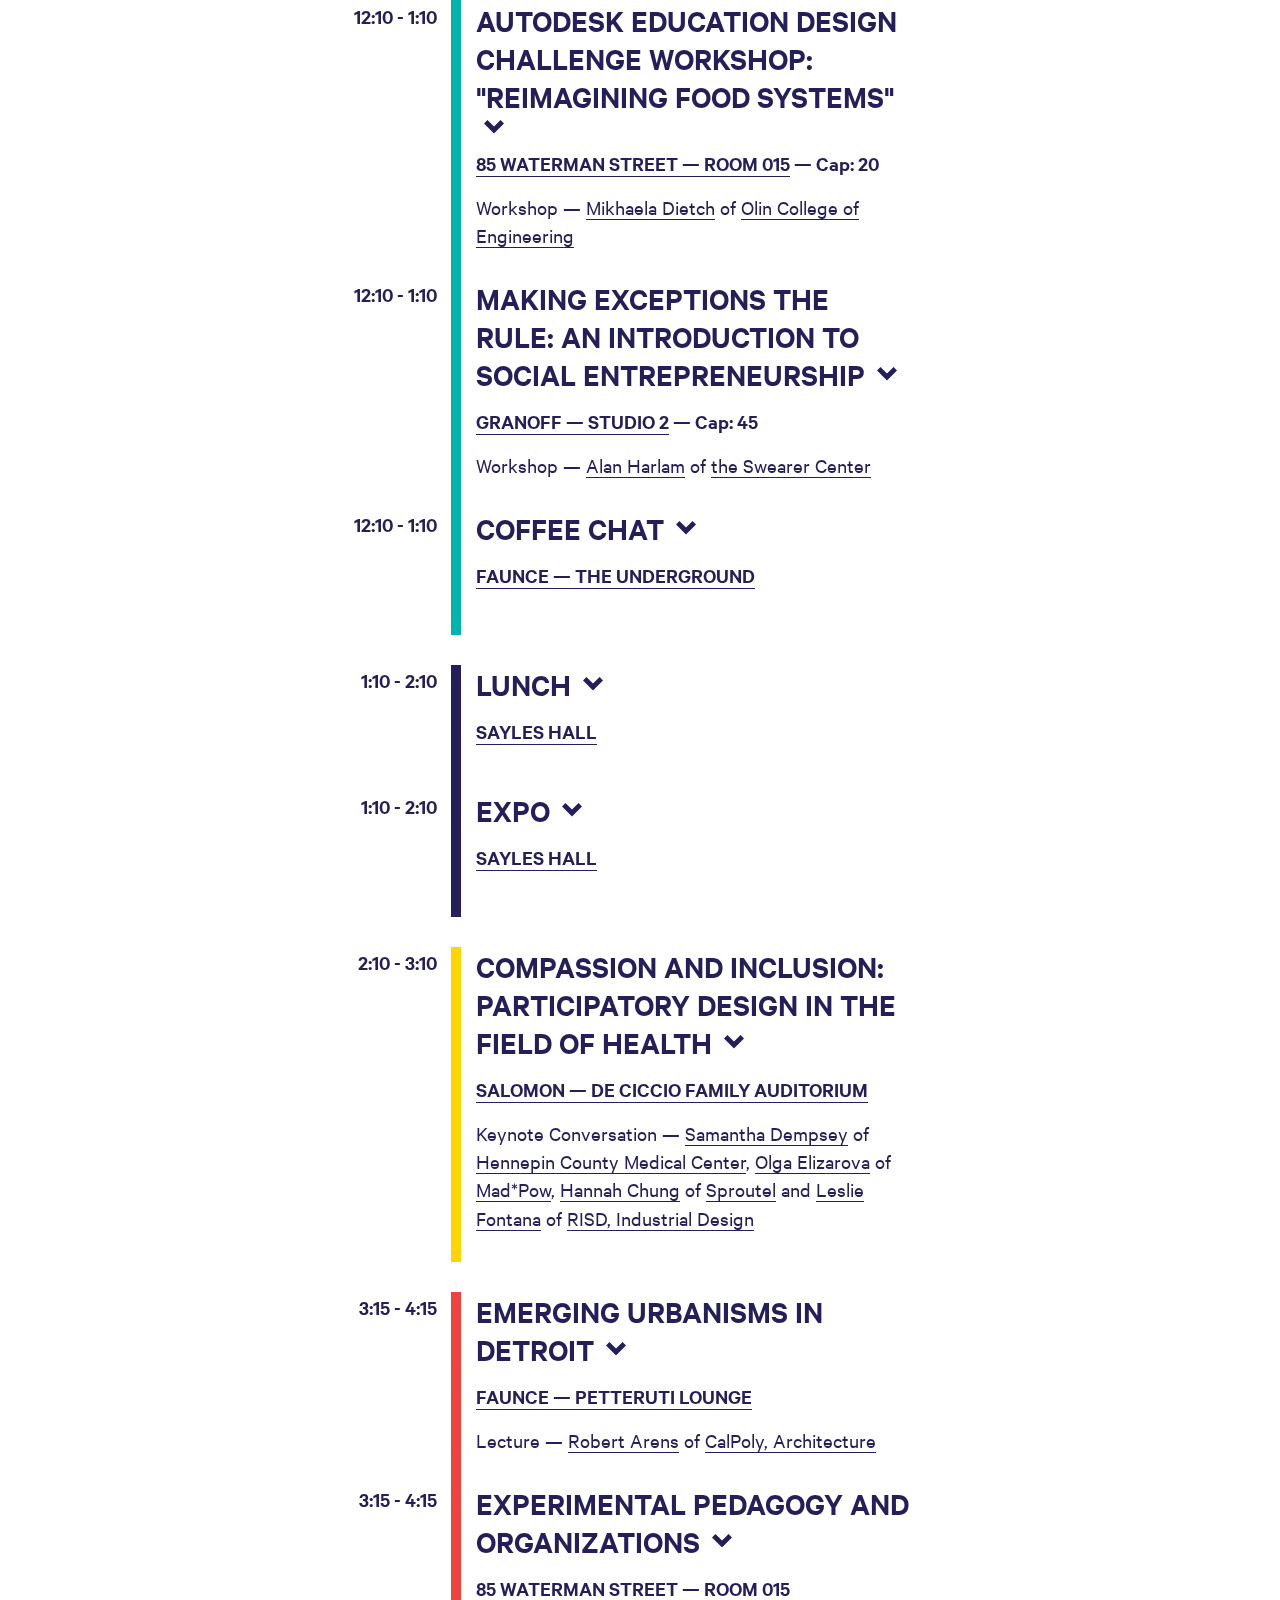
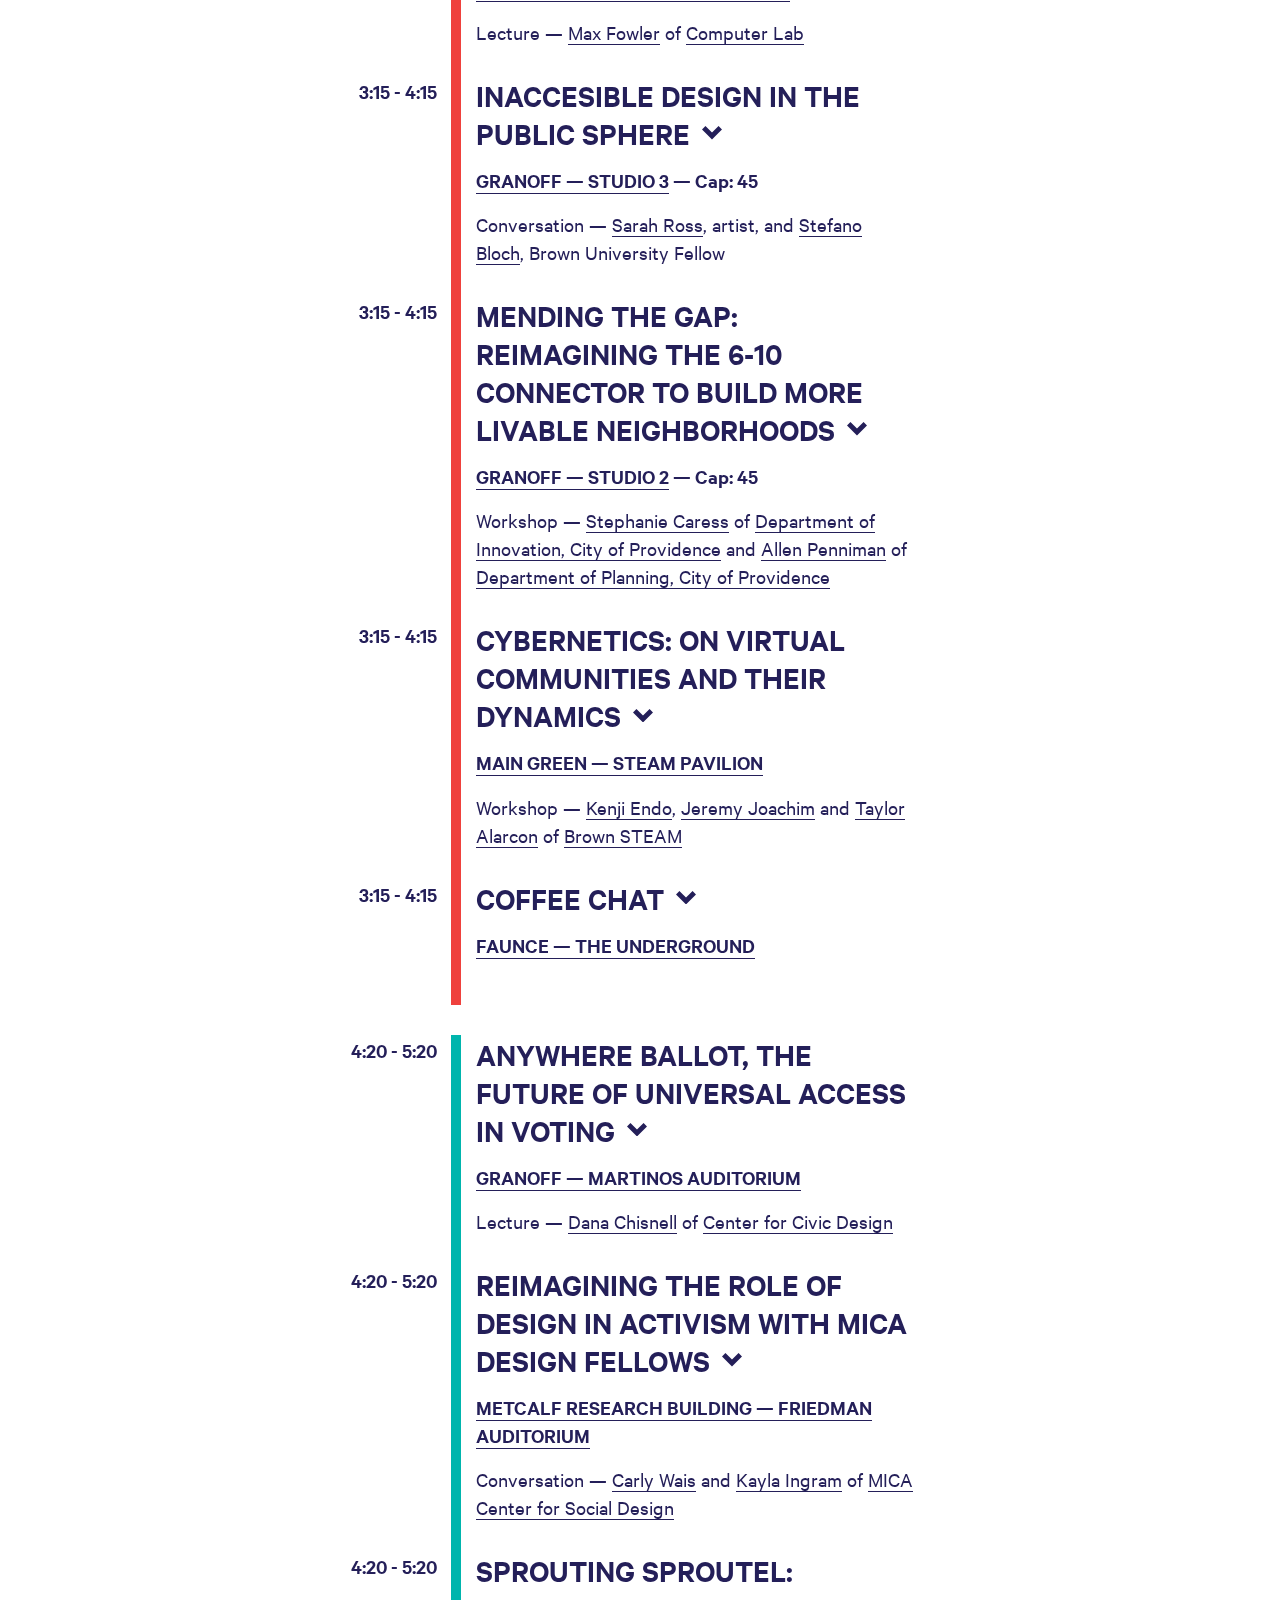
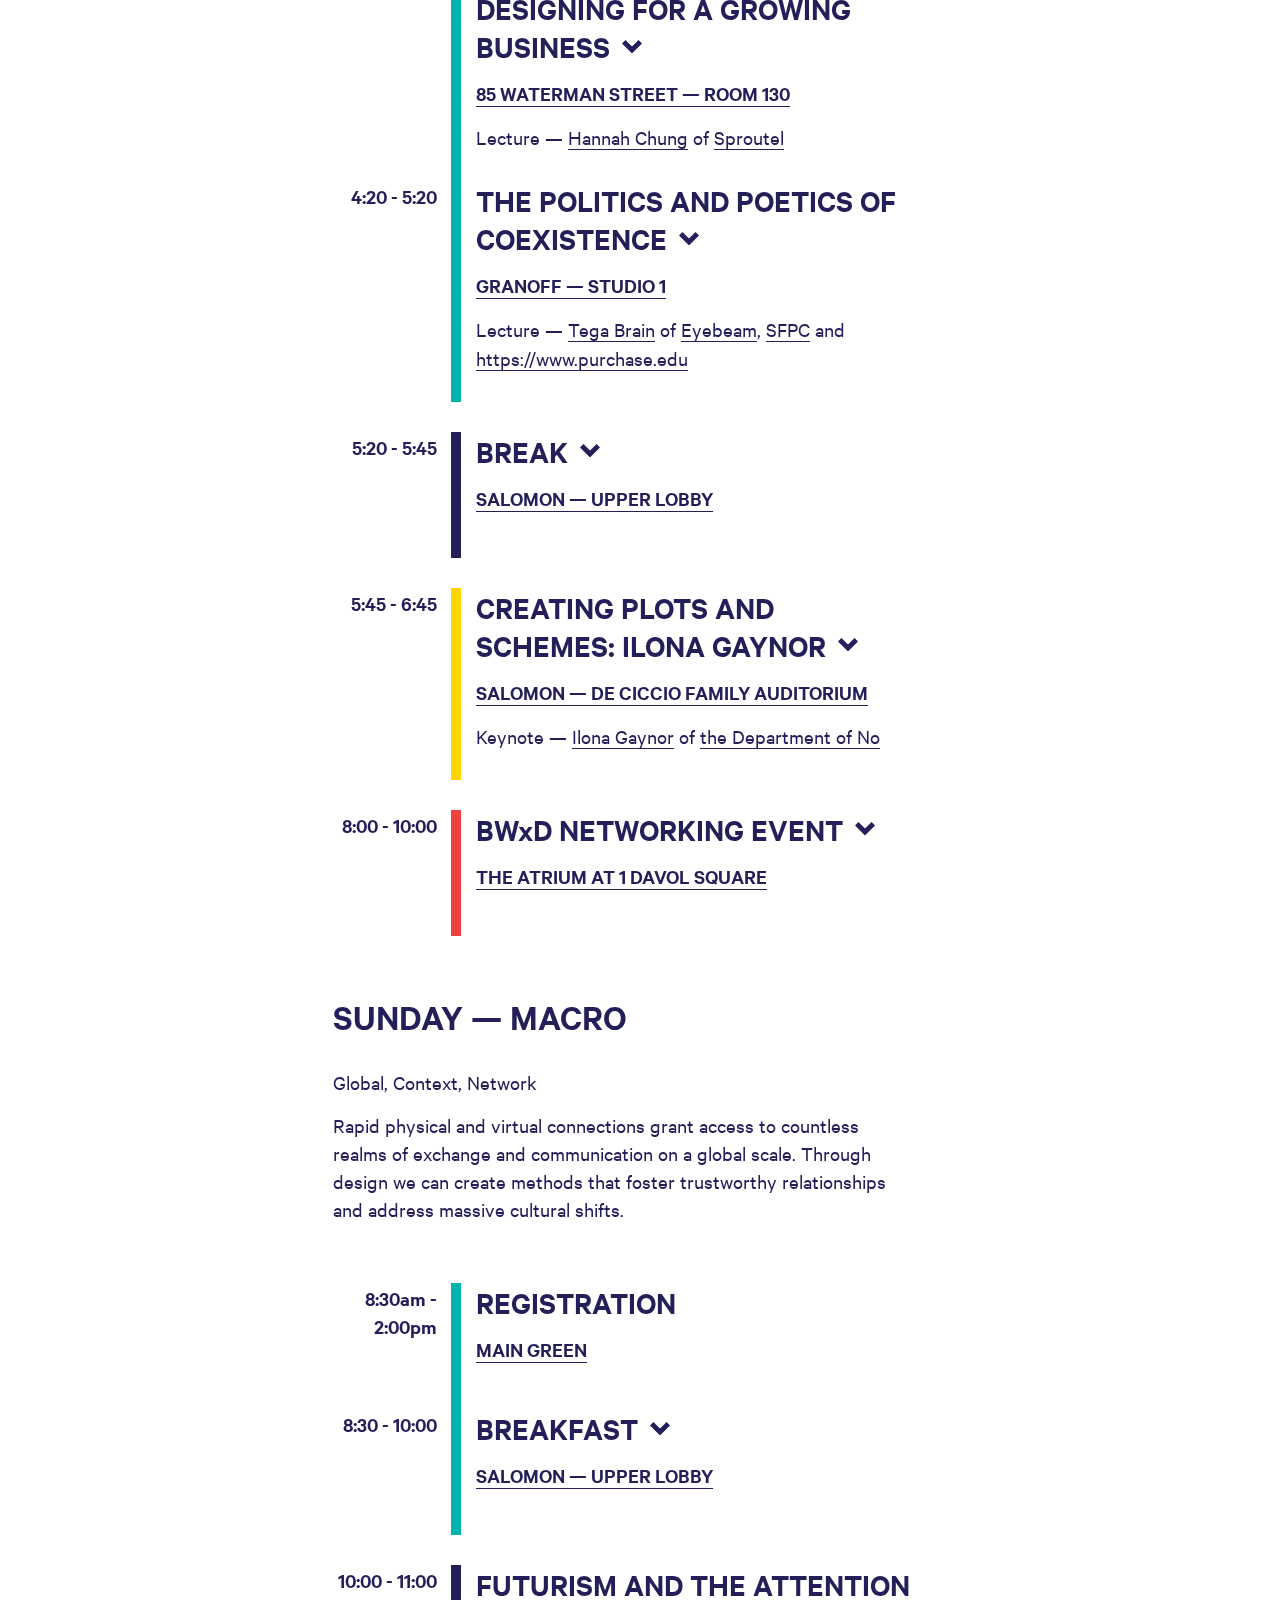
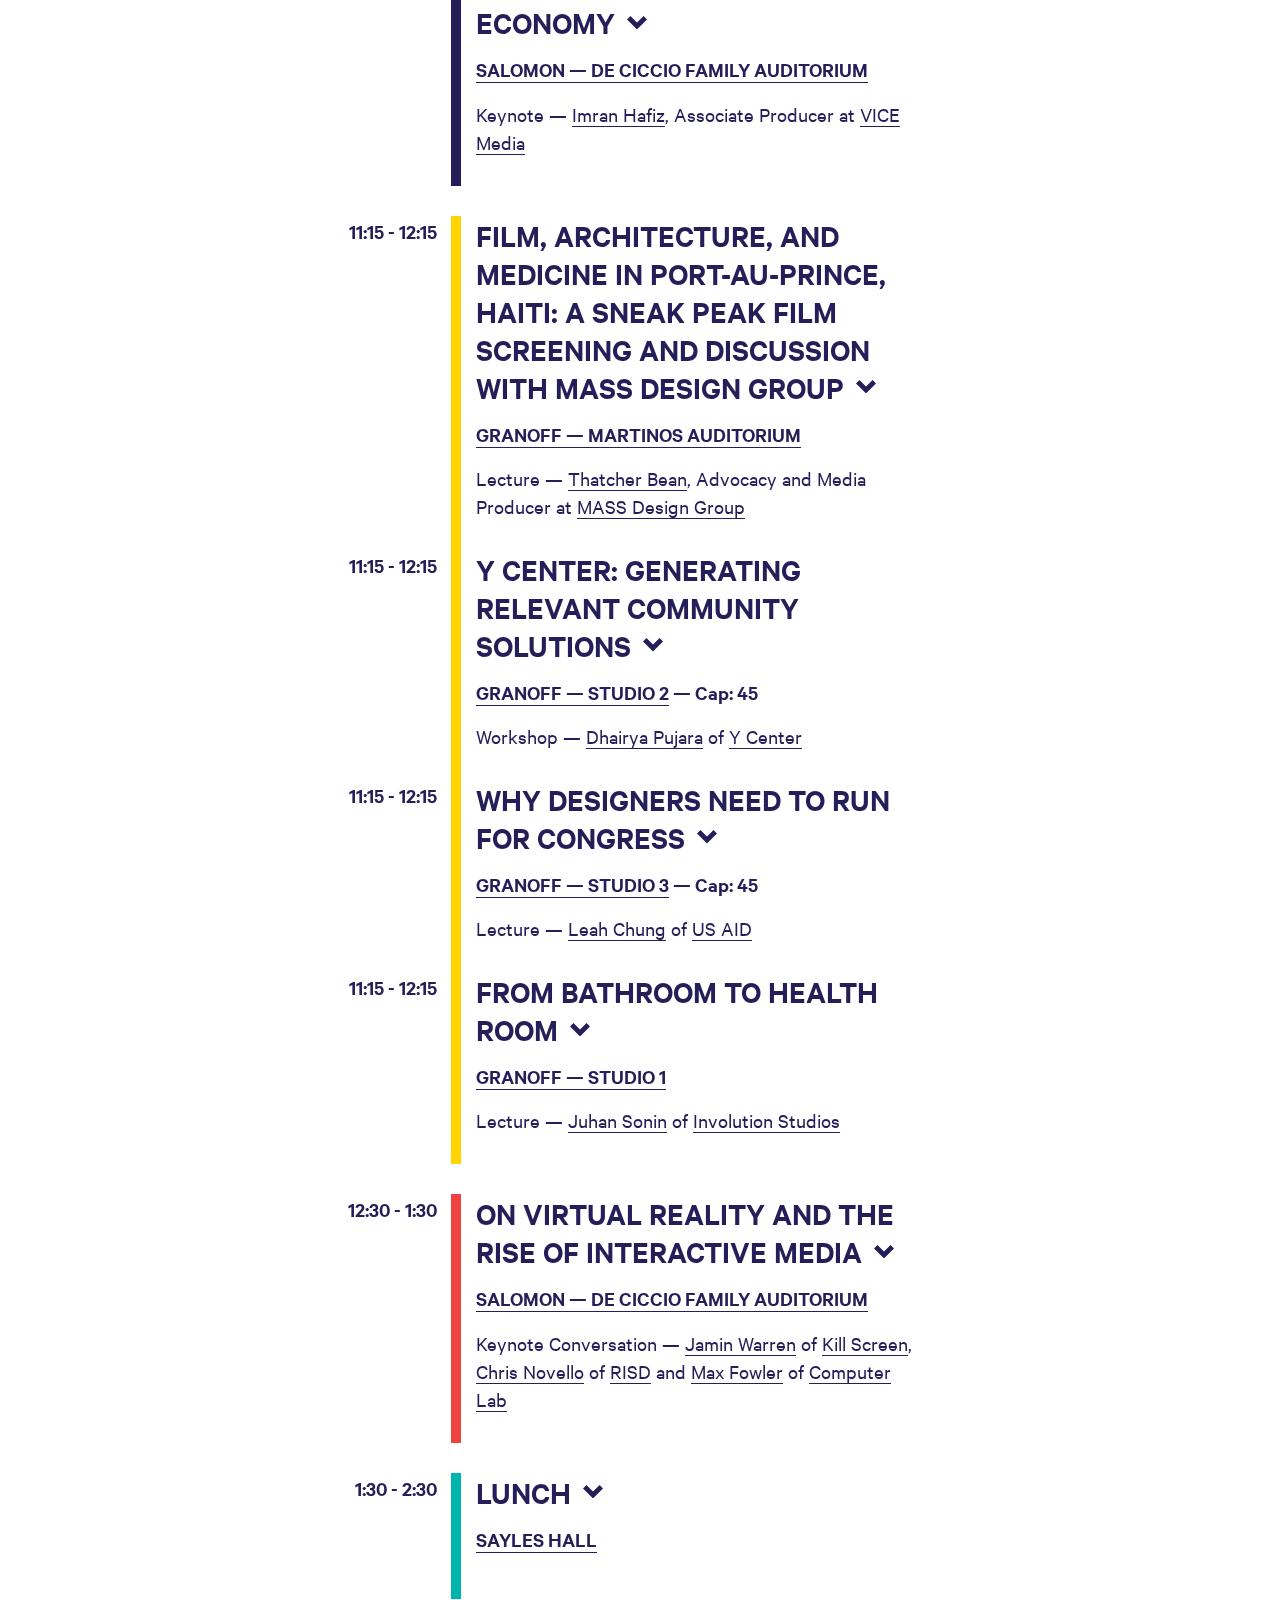
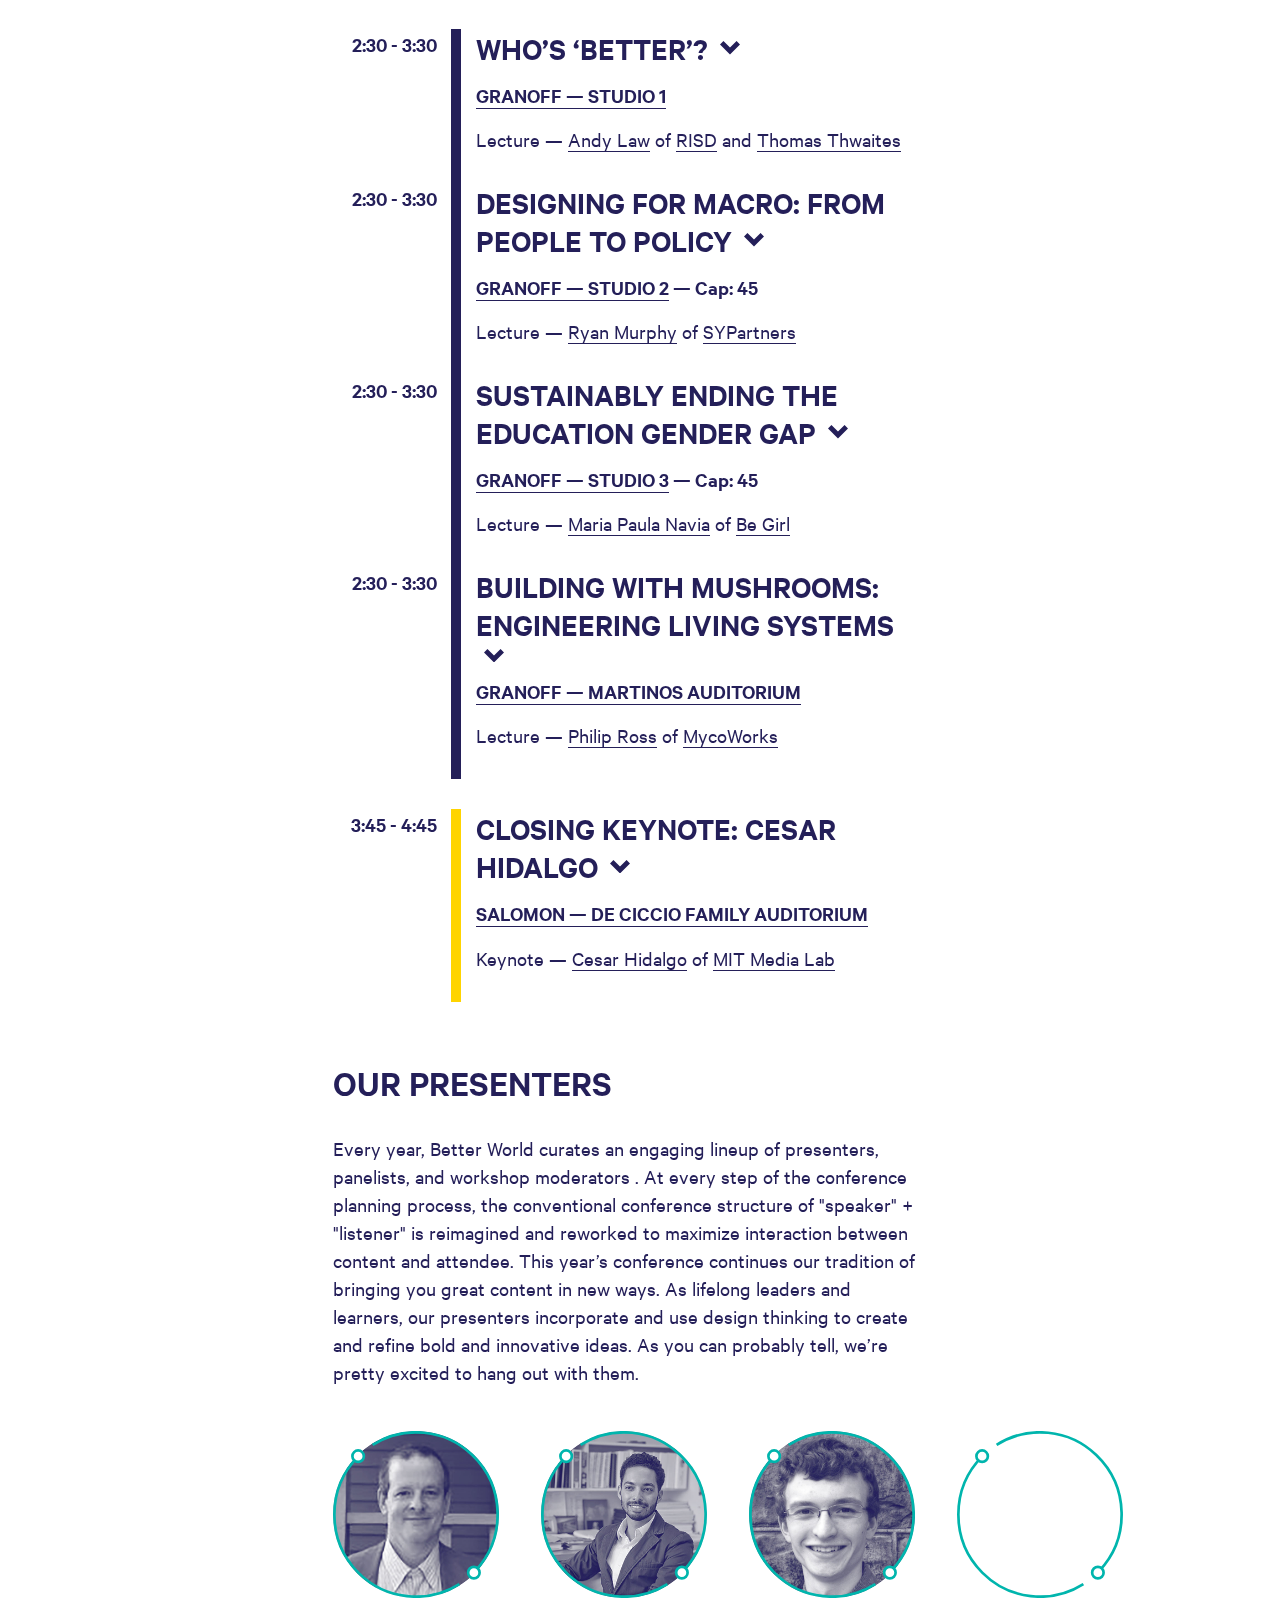
<file: Phase 2/Site/conference.html>
<!doctype html>
<html>
<head>
    <meta charset="UTF-8">
    <meta name="viewport" content="width=device-width, initial-scale=1.0, user-scalable=no"> 

	<!--    Custom facebook look-->
    <meta property="og:image" content="http://betterworldxdesign.com/images/fb-ogimage.png" />
    <meta property="og:image:width" content=1024 />
    <meta property="og:image:height" content=768 />
    <meta property="og:type"   content="website" /> 
    <meta property="og:title" content="Better World by Design – Conference"/>
    <meta property="og:url" content="http://betterworldxdesign.com/conference.html"/>
    <meta property="og:description"
          content="2016 Conference – September 23-25 | Better World by Design is a student-led initiative at Brown University and Rhode Island School of Design that celebrates interdisciplinary collaboration between designers, educators, innovators, and learners. We envision a world where design-thinking is accessible to everyone in order to catalyze positive change on a local and global scale."/>
	
    <title>Conference</title>
    
    <link type="text/css" href="styles/general.css" rel="stylesheet"></link>
    <link type="text/css" href="styles/typefaces.css" rel="stylesheet"></link>
    <link type="text/css" href="styles/slideout.css" rel="stylesheet"></link>
	<link type="text/css" href="styles/personGrid.css" rel="stylesheet"></link>
    <link type="text/css" href="styles/conference.css" rel="stylesheet"></link>
    <link type="text/css" href="styles/contentPage.css" rel="stylesheet"></link>

	<!--    JQuery -->
    <script src="https://ajax.googleapis.com/ajax/libs/jquery/1.11.1/jquery.min.js"></script>
</head>
<body>
    <nav id="menu" class="menu">
        <ul class="menu-l1">
            <li><a  href="index.html">HOME</a></li>
            <li><a  href="about.html">ABOUT US</a></li>
			<ul class="menu-l2">
				<li><a  href="about.html#mission">- OUR MISSION</a></li>
				<li><a  href="about.html#team">- OUR TEAM</a></li>
				<li><a  href="about.html#history">- OUR HISTORY</a></li>
				<li><a  href="about.html#alumni">- OUR ALUMNI</a></li>
			</ul>
			<li><a class="inpagelink selectedPage" href="conference.html" name='header'>CONFERENCE</a></li>
			<ul class="menu-l2">
				<li><a class="inpagelink" href="conference.html#theme" name="theme">- OUR 2016 THEME</a></li>
				<li><a class="inpagelink" href="conference.html#schedule" name="schedule">- OUR 2016 SCHEDULE</a></li>
				<li><a class="inpagelink" href="conference.html#presenters" name="presenters">- OUR PRESENTERS</a></li>
				<li><a class="inpagelink" href="conference.html#sustainability" name="sustainability">- SUSTAINABILITY</a></li>
			</ul>
			<li><a  href="connect.html">CONNECT</a></li>
			<ul class="menu-l2">
				<li><a  href="connect.html#expo">- DESIGN EXPO</a></li>
				<li><a  href="connect.html#volunteer">- VOLUNTEER</a></li>
				<li><a target="_blank" href="http://betterworldxdesign.tumblr.com">- BLOG</a></li>
				<li><a  href="connect.html#contact">- CONTACT</a></li>
				<li><a  href="connect.html#social">- SOCIAL MEDIA</a></li>
			</ul>
            <li><a  href="sponsors.html">SPONSORS</a></li>
        </ul>
    </nav>
    
    <div class="navbarDiv">
        <a href="index.html"><img id="navbarLogo" src="images/logo-noText-blue.svg" /></a>
		<h3 class="mobileOnly navTitle ">CONFERENCE</h3>
		
        <ul class="desktopOnly">
            <li><a  href="about.html">ABOUT US</a></li>
			<li><a class="inpagelink selectedPage" href="conference.html" name="header">CONFERENCE</a></li>
			<li><a  href="connect.html">CONNECT</a></li>
            <li><a  href="sponsors.html">SPONSORS</a></li>
        </ul>

        <button id="hamburger" class="hamburger hamburger--squeeze mobileOnly toggle-button js-slideout-toggle" type="button">
		  	<span class="hamburger-box">
				<span class="hamburger-inner"></span>
			</span>
		</button>
    </div>
    
    <main id="panel">
		<div class="contentContainer whiteBG">
			<div id="header"><div class="bannerText" id="headerText">THINK<br class="mobileOnly"/> WITH US</div></div>
			
			<div class="submenu desktopOnly">
				<ul>
					<li><a class="inpagelink" href="conference.html#theme" name="theme">OUR 2016 THEME</a></li>
					<li><a class="inpagelink" href="conference.html#schedule" name="schedule">OUR 2016 SCHEDULE</a></li>
					<li><a class="inpagelink" href="conference.html#presenters" name="presenters">OUR PRESENTERS</a></li>
					<li><a class="inpagelink" href="conference.html#sustainability" name="sustainability">SUSTAINABILITY</a></li>
				</ul>
			</div>
			
			<div class="content">
				<div class="section" id="theme">
					<h1>OUR 2016 THEME</h1>
					
					<div class="subsection">
						<img id="interplayIcon" src="images/interplay.svg" />
					</div>
					
					<div class="subsection">
						<h3></h3>
						<p id="themeQuote">“The way in which two or more things have an effect on each other when they happen or exist together.”</p>
						<p>
							Interplay, for us, means reexamining design in the context of an interdisciplinary world. It is an exploration of how different industries, thought-realms, and methodologies can cut across perceived boundaries to inform one another. We are interested in interrogating outdated solutions and bringing seemingly unrelated ideas together to spark discussion and discover unrealized connections.
						</p>
					</div>
				</div>
				
				
				<div class="section" id="schedule">
					<h1>OUR 2016 SCHEDULE</h1>
					
					<div class="subsection" id="scheduleSubsection">
						<div class="scheduleDay" id="friday">
							<div class="scheduleDayBuffer scheduleLarge"></div>
							
							<h1 class="scheduleLarge scheduleDayTitle">FRIDAY &mdash; MICRO</h1>
							
							<div class="toggle scheduleDayToggle mobileOnly" id="scheduleDayToggle-1">
								<h1 class="scheduleDayTitle ">FRIDAY</h1>
								<img class="scheduleToggleArrow scheduleDayToggleArrow" src="images/arrow-scheduleDay.svg" />
							</div>

							<div class="toggleContent scheduleDayContent" id="scheduleDayContent-1">
								<div class="scheduleDayDescription">
									<p>Object, People, Personal Space</p>
									<p>Advancements in technology and new platforms of engagement raise questions about identity, validity and ownership. How do we ensure that individuals have agency over the designs that affect them?</p>
								</div>
								
								<div class="colorblock colorblock-blue">
									<div class="scheduleEvent">
										<p class="scheduleLarge scheduleEventTimeLarge">10:00am - 5:00pm</p>
										<div class="scheduleEvent-inner">
											<div>
												<h1 class="scheduleEventTitle ">REGISTRATION</h1>
											</div>
											<div style="clear: both"></div>

											<div class="scheduleEventDetails">
												<p><span class="scheduleSmall">10:00am - 5:00pm | </span><a target="_blank" href="https://www.google.com/maps/place/RISD+Museum,+Chace+Center+entrance/@41.826106,-71.407984,17z/data=!3m1!4b1!4m5!3m4!1s0x89e445164b5ec617:0x49112556d05817bc!8m2!3d41.826106!4d-71.407984">FRAZIER TERRACE</a></p>
											</div>
										</div>
									</div>
								</div>
								<div class="colorblock colorblock-purple">
									<div class="scheduleEvent">
										<p class="scheduleLarge scheduleEventTimeLarge">11:00 - 12:00</p>
										<div class="scheduleEvent-inner">
											<div class="toggle scheduleEventContentToggle">
												<h1 class="scheduleEventTitle ">CHRISTINA AGAPAKIS: "AT THE MICROBE SCALE"</h1>
												<!-- use svg code to be able to edit in js -->
												<svg class="scheduleToggleArrow scheduleEventContentToggleArrow" version="1.1" id="Layer_1" xmlns="http://www.w3.org/2000/svg" xmlns:xlink="http://www.w3.org/1999/xlink" x="0px" y="0px"
													 viewBox="0 0 60 40.4" style="enable-background:new 0 0 60 40.4;" xml:space="preserve">
													<style type="text/css">
														.arrowPoly {
															-webkit-transition: 0.2s all;
															transition: 0.2s all;
															fill:#241F59;
														}
													</style>
													<g>
														<polygon class="arrowPoly" points="30,40.4 0,10.3 10.3,0 30,19.7 49.7,0 60,10.3"/>
													</g>
												</svg>
											</div>
											<div style="clear: both"></div>

											<div class="scheduleEventDetails">
												<p><span class="scheduleSmall">11:00 - 12:00 | </span><a target="_blank" href="https://www.google.com/maps/place/RISD+Museum,+Chace+Center+entrance/@41.826106,-71.407984,17z/data=!3m1!4b1!4m5!3m4!1s0x89e445164b5ec617:0x49112556d05817bc!8m2!3d41.826106!4d-71.407984">RISD MUSEUM &mdash; METCALF AUDITORIUM</a></p>
											</div>
											<div class="scheduleEventSpeaker">
												<p id="presenter-ChristinaAgapakis">
													Keynote &mdash; <a rel="leanModal" onclick="populateModal($(this)); return true;" href="#modalPopup">Christina Agapakis</a> of <a target="_blank" href="http://www.ginkgobioworks.com">Gingko Bioworks</a>
												</p>
											</div>
											<div class="toggleContent scheduleEventContent">
												<p>Christina Agapakis, Synthetic Biologist and Artist, will open the conference from the standpoint of biodesign. Though possibly underappreciated, microbes play a vital role in shaping ourselves and our environments. Christina will discuss how we can design with and for microbes.</p>
											</div>
										</div>
									</div>
								</div>
								<div class="colorblock colorblock-yellow">
									<div class="scheduleEvent">
										<p class="scheduleLarge scheduleEventTimeLarge">12:00 - 1:00</p>
										<div class="scheduleEvent-inner">
											<div class="toggle scheduleEventContentToggle">
												<h1 class="scheduleEventTitle ">LUNCH</h1>
												<!-- use svg code to be able to edit in js -->
												<svg class="scheduleToggleArrow scheduleEventContentToggleArrow" version="1.1" id="Layer_1" xmlns="http://www.w3.org/2000/svg" xmlns:xlink="http://www.w3.org/1999/xlink" x="0px" y="0px"
													 viewBox="0 0 60 40.4" style="enable-background:new 0 0 60 40.4;" xml:space="preserve">
													<style type="text/css">
														.arrowPoly {
															-webkit-transition: 0.2s all;
															transition: 0.2s all;
															fill:#241F59;
														}
													</style>
													<g>
														<polygon class="arrowPoly" points="30,40.4 0,10.3 10.3,0 30,19.7 49.7,0 60,10.3"/>
													</g>
												</svg>
											</div>
											<div style="clear: both"></div>

											<div class="scheduleEventDetails">
												<p><span class="scheduleSmall">11:00 - 12:00 | </span><a target="_blank" href="https://www.google.com/maps/place/55+Angell+St,+Providence,+RI+02906/@41.8274319,-71.407067,18z/data=!3m1!4b1!4m5!3m4!1s0x89e44517e21579bd:0x5290578139e3ca1a!8m2!3d41.8274319!4d-71.4059727">THE MET &mdash; UPPER TERRACE</a></p>
											</div>
											
											<div class="toggleContent scheduleEventContent">
												<p>Join us in the Met Upper Terrace for baby kale salad with shaved local radish and white balsamic vinaigrette alongside organic quinoa with grilled local squashes, mushrooms and citrus. Add some tofu salad with local bok choy, corn and tahini or chilled pasta with local baby tomatoes and fresh basil to your plate. Seasonal hand fruit, chilled water, <a target="_blank" href="http://www.rhodyfresh.com/">Rhody Fresh</a> Apple Cider and <a target="_blank" href="http://www.new-harvest.org/">New Harvest</a> Nitro Brew and hot coffee will accompany this meal.</p>
											</div>
										</div>
									</div>
								</div>
								<div class="colorblock colorblock-red">
									<div class="scheduleEvent">
										<p class="scheduleLarge scheduleEventTimeLarge">1:00 - 2:00</p>
										<div class="scheduleEvent-inner">
											<div class="toggle scheduleEventContentToggle">
												<h1 class="scheduleEventTitle ">RITUAL DESIGN LAB: POWER TO THE RITUALS!</h1>
												<!-- use svg code to be able to edit in js -->
												<svg class="scheduleToggleArrow scheduleEventContentToggleArrow" version="1.1" id="Layer_1" xmlns="http://www.w3.org/2000/svg" xmlns:xlink="http://www.w3.org/1999/xlink" x="0px" y="0px"
													 viewBox="0 0 60 40.4" style="enable-background:new 0 0 60 40.4;" xml:space="preserve">
													<style type="text/css">
														.arrowPoly {
															-webkit-transition: 0.2s all;
															transition: 0.2s all;
															fill:#241F59;
														}
													</style>
													<g>
														<polygon class="arrowPoly" points="30,40.4 0,10.3 10.3,0 30,19.7 49.7,0 60,10.3"/>
													</g>
												</svg>
											</div>
											<div style="clear: both"></div>

											<div class="scheduleEventDetails">
												<p><span class="scheduleSmall">1:00 - 2:00 | </span><a target="_blank" href="https://www.google.com/maps/place/55+Angell+St,+Providence,+RI+02906/@41.8274319,-71.407067,18z/data=!3m1!4b1!4m5!3m4!1s0x89e44517e21579bd:0x5290578139e3ca1a!8m2!3d41.8274319!4d-71.4059727">THE MET &mdash; MET ROOM A</a></p>
											</div>
											<div class="scheduleEventSpeaker">
												<p id="presenter-KursatOzenc">
													Workshop &mdash; <a rel="leanModal" onclick="populateModal($(this)); return true;" href="#modalPopup">Kursat Ozenc</a> of <a target="_blank" href="http://go.sap.com/corporate/en/company/innovation/sap-labs.html">SAP Labs</a>
												</p>
											</div>
											<div class="toggleContent scheduleEventContent">
												<p>In this session, Kursat will introduce ritual design with its tenets and mechanics as a distinct lens for experience and service design. He will then facilitate small groups to explore the rituals they’ve experienced, and uncover the values and dynamics underlying their power.</p>
											</div>
										</div>
									</div>
									<div class="scheduleEvent">
										<p class="scheduleLarge scheduleEventTimeLarge">1:00 - 2:00</p>
										<div class="scheduleEvent-inner">
											<div class="toggle scheduleEventContentToggle">
												<h1 class="scheduleEventTitle ">DSI: IT MAKES SENSE – AN EXPERIMENTAL SENSORY METHODOLOGY</h1>
												<!-- use svg code to be able to edit in js -->
												<svg class="scheduleToggleArrow scheduleEventContentToggleArrow" version="1.1" id="Layer_1" xmlns="http://www.w3.org/2000/svg" xmlns:xlink="http://www.w3.org/1999/xlink" x="0px" y="0px"
													 viewBox="0 0 60 40.4" style="enable-background:new 0 0 60 40.4;" xml:space="preserve">
													<style type="text/css">
														.arrowPoly {
															-webkit-transition: 0.2s all;
															transition: 0.2s all;
															fill:#241F59;
														}
													</style>
													<g>
														<polygon class="arrowPoly" points="30,40.4 0,10.3 10.3,0 30,19.7 49.7,0 60,10.3"/>
													</g>
												</svg>
											</div>
											<div style="clear: both"></div>

											<div class="scheduleEventDetails">
												<p><span class="scheduleSmall">1:00 - 2:00 | </span><a target="_blank" href="https://www.google.com/maps/place/55+Angell+St,+Providence,+RI+02906/@41.8274319,-71.407067,18z/data=!3m1!4b1!4m5!3m4!1s0x89e44517e21579bd:0x5290578139e3ca1a!8m2!3d41.8274319!4d-71.4059727">THE MET &mdash; MET ROOM B</a> &mdash; Cap: 12</p>
											</div>
											<div class="scheduleEventSpeaker">
												<p>
													Workshop &mdash; <span id="presenter-RinatSherzer"><a rel="leanModal" onclick="populateModal($(this)); return true;" href="#modalPopup">Rinat Sherzer</a></span>, Co-Founder of <a target="_blank" href="http://itmakessense.org">It Makes Sense</a> and <span id="presenter-JessSuttner"><a rel="leanModal" onclick="populateModal($(this)); return true;" href="#modalPopup">Jess Suttner</a></span>, Creative Director of <a target="_blank" href="http://itmakessense.org">It Makes Sense</a>
												</p>
											</div>
											<div class="toggleContent scheduleEventContent">
												<p>Rinat Sherzer and Jess Suttner will host a workshop for their experimental methodology "It Makes Sense". Attendees will focus on the sense of touch to create objects that connect with joyful yet forgotten memories and create a better relationship with anxiety.</p>
											</div>
										</div>
									</div>
									<div class="scheduleEvent">
										<p class="scheduleLarge scheduleEventTimeLarge">1:00 - 2:00</p>
										<div class="scheduleEvent-inner">
											<div class="toggle scheduleEventContentToggle">
												<h1 class="scheduleEventTitle ">DFA: INTRO TO HUMAN CENTERED DESIGN</h1>
												<!-- use svg code to be able to edit in js -->
												<svg class="scheduleToggleArrow scheduleEventContentToggleArrow" version="1.1" id="Layer_1" xmlns="http://www.w3.org/2000/svg" xmlns:xlink="http://www.w3.org/1999/xlink" x="0px" y="0px"
													 viewBox="0 0 60 40.4" style="enable-background:new 0 0 60 40.4;" xml:space="preserve">
													<style type="text/css">
														.arrowPoly {
															-webkit-transition: 0.2s all;
															transition: 0.2s all;
															fill:#241F59;
														}
													</style>
													<g>
														<polygon class="arrowPoly" points="30,40.4 0,10.3 10.3,0 30,19.7 49.7,0 60,10.3"/>
													</g>
												</svg>
											</div>
											<div style="clear: both"></div>

											<div class="scheduleEventDetails">
												<p><span class="scheduleSmall">1:00 - 2:00 | </span><a target="_blank" href="https://www.google.com/maps/place/55+Angell+St,+Providence,+RI+02906/@41.8274319,-71.407067,18z/data=!3m1!4b1!4m5!3m4!1s0x89e44517e21579bd:0x5290578139e3ca1a!8m2!3d41.8274319!4d-71.4059727">THE MET &mdash; MET ROOM C</a></p>
											</div>
											<div class="scheduleEventSpeaker">
												<p>
													Workshop &mdash; <span id="presenter-AndrewScanlan"><a rel="leanModal" onclick="populateModal($(this)); return true;" href="#modalPopup">Andrew Scanlan</a></span> of <a target="_blank" href="http://www.brown.edu">Brown University</a>, <span id="presenter-KatieCafaro"><a rel="leanModal" onclick="populateModal($(this)); return true;" href="#modalPopup">Katie Cafaro</a></span> of <a target="_blank" href="http://www.risd.edu">RISD</a> and <span id="presenter-LelandKirshen"><a rel="leanModal" onclick="populateModal($(this)); return true;" href="#modalPopup">Leland Kirshen</a></span> of <a target="_blank" href="http://www.brown.edu">Brown University</a>
												</p>
											</div>
											<div class="toggleContent scheduleEventContent">
												<p>Approach everyday health issues by practicing empathetic design.</p>
											</div>
										</div>
									</div>
									<div class="scheduleEvent">
										<p class="scheduleLarge scheduleEventTimeLarge">1:00 - 2:00</p>
										<div class="scheduleEvent-inner">
											<div class="toggle scheduleEventContentToggle">
												<h1 class="scheduleEventTitle ">PNEUMATIC MASONRY</h1>
												<!-- use svg code to be able to edit in js -->
												<svg class="scheduleToggleArrow scheduleEventContentToggleArrow" version="1.1" id="Layer_1" xmlns="http://www.w3.org/2000/svg" xmlns:xlink="http://www.w3.org/1999/xlink" x="0px" y="0px"
													 viewBox="0 0 60 40.4" style="enable-background:new 0 0 60 40.4;" xml:space="preserve">
													<style type="text/css">
														.arrowPoly {
															-webkit-transition: 0.2s all;
															transition: 0.2s all;
															fill:#241F59;
														}
													</style>
													<g>
														<polygon class="arrowPoly" points="30,40.4 0,10.3 10.3,0 30,19.7 49.7,0 60,10.3"/>
													</g>
												</svg>
											</div>
											<div style="clear: both"></div>

											<div class="scheduleEventDetails">
												<p><span class="scheduleSmall">1:00 - 2:00 | </span><a target="_blank" href="https://www.google.com/maps/dir//31-41+Waterman+Street,+Providence,+RI/@41.8271516,-71.4423108,13z/data=!3m1!4b1!4m8!4m7!1m0!1m5!1m1!1s0x89e44517dcfcd5d7:0x4544ce9a54d30632!2m2!1d-71.4072914!2d41.8271569">RISD BEACH</a> &mdash; Cap: 20</p>
											</div>
											<div class="scheduleEventSpeaker">
												<p>
													Workshop &mdash; <span id="presenter-MattMuller"><a rel="leanModal" onclick="populateModal($(this)); return true;" href="#modalPopup">Matt Muller</a></span> and <span id="presenter-AugustLehrecke"><a rel="leanModal" onclick="populateModal($(this)); return true;" href="#modalPopup">August Lehrecke</a></span> of <a target="_blank" href="http://pneu.haus">Pneuhaus</a>
												</p>
											</div>
											<div class="toggleContent scheduleEventContent">
												<p>Pneumatic Masonry is an ongoing study of using pressure systems to create semi-permanent flexible, yet rigid structures. Attendees will get to experiment with, work together and configure various structures, culminating in a pre-determined project and discussion led by the founders of Pneuhaus.</p>
											</div>
										</div>
									</div>
								</div>
								<div class="colorblock colorblock-blue">
									<div class="scheduleEvent">
										<p class="scheduleLarge scheduleEventTimeLarge">2:15 - 3:15</p>
										<div class="scheduleEvent-inner">
											<div class="toggle scheduleEventContentToggle">
												<h1 class="scheduleEventTitle ">BALTIMORE HEARS: THE INTERPLAY OF DESIGN + PUBLIC HEALTH</h1>
												<!-- use svg code to be able to edit in js -->
												<svg class="scheduleToggleArrow scheduleEventContentToggleArrow" version="1.1" id="Layer_1" xmlns="http://www.w3.org/2000/svg" xmlns:xlink="http://www.w3.org/1999/xlink" x="0px" y="0px"
													 viewBox="0 0 60 40.4" style="enable-background:new 0 0 60 40.4;" xml:space="preserve">
													<style type="text/css">
														.arrowPoly {
															-webkit-transition: 0.2s all;
															transition: 0.2s all;
															fill:#241F59;
														}
													</style>
													<g>
														<polygon class="arrowPoly" points="30,40.4 0,10.3 10.3,0 30,19.7 49.7,0 60,10.3"/>
													</g>
												</svg>
											</div>
											<div style="clear: both"></div>

											<div class="scheduleEventDetails">
												<p><span class="scheduleSmall">2:15 - 3:15 | </span><a target="_blank" href="https://www.google.com/maps/place/RISD+Museum,+Chace+Center+entrance/@41.826106,-71.407984,17z/data=!3m1!4b1!4m5!3m4!1s0x89e445164b5ec617:0x49112556d05817bc!8m2!3d41.826106!4d-71.407984">RISD MUSEUM &mdash; METCALF AUDITORIUM</a></p>
											</div>
											<div class="scheduleEventSpeaker">
												<p>
													Conversation &mdash; <span id="presenter-CarlyWais"><a rel="leanModal" onclick="populateModal($(this)); return true;" href="#modalPopup">Carly Wais</a></span>, <span id="presenter-KaylaIngram"><a rel="leanModal" onclick="populateModal($(this)); return true;" href="#modalPopup">Kayla Ingram</a></span>, <span id="presenter-MikeWeikert"><a rel="leanModal" onclick="populateModal($(this)); return true;" href="#modalPopup">Mike Weikert</a></span> and <span id="presenter-BeckySlogeris"><a rel="leanModal" onclick="populateModal($(this)); return true;" href="#modalPopup">Becky Slogeris</a></span> of <a target="_blank" href="http://www.micasocialdesign.com">MICA Center for Social Design</a> and <span id="presenter-SaraMamo"><a rel="leanModal" onclick="populateModal($(this)); return true;" href="#modalPopup">Sara Mamo</a></span> of <a target="_blank" href="http://www.umass.edu">UMass Amherst</a> 
												</p>
											</div>
											<div class="toggleContent scheduleEventContent">
												<p>Baltimore HEARS (Hearing Equality through Accessible Research and Solutions) is a community-delivered, affordable, and accessible hearing care intervention for older adults. The Johns Hopkins Center on Aging and Health and MICA’s Center for Social Design have been working collaboratively to design, implement, and test the Baltimore HEARS intervention. This session will showcase design research methodologies from the project, explore the challenges and success of collaborating across the disciplines of design and public health, and engage participants in empathy-building aging sensitivity exercises and design + public health brainstorming challenge.</p>
											</div>
										</div>
									</div>
									<div class="scheduleEvent">
										<p class="scheduleLarge scheduleEventTimeLarge">2:15 - 3:15</p>
										<div class="scheduleEvent-inner">
											<div class="toggle scheduleEventContentToggle">
												<h1 class="scheduleEventTitle ">SEAMLESS OBJECTS: A CONVERSATION ON DESIGNING MEDICAL TOOLS</h1>
												<!-- use svg code to be able to edit in js -->
												<svg class="scheduleToggleArrow scheduleEventContentToggleArrow" version="1.1" id="Layer_1" xmlns="http://www.w3.org/2000/svg" xmlns:xlink="http://www.w3.org/1999/xlink" x="0px" y="0px"
													 viewBox="0 0 60 40.4" style="enable-background:new 0 0 60 40.4;" xml:space="preserve">
													<style type="text/css">
														.arrowPoly {
															-webkit-transition: 0.2s all;
															transition: 0.2s all;
															fill:#241F59;
														}
													</style>
													<g>
														<polygon class="arrowPoly" points="30,40.4 0,10.3 10.3,0 30,19.7 49.7,0 60,10.3"/>
													</g>
												</svg>
											</div>
											<div style="clear: both"></div>

											<div class="scheduleEventDetails">
												<p><span class="scheduleSmall">2:15 - 3:15 | </span><a target="_blank" href="https://www.google.com/maps/place/RISD+Museum,+Chace+Center+entrance/@41.826106,-71.4101727,594m/data=!3m2!1e3!4b1!4m5!3m4!1s0x89e445164b5ec617:0x49112556d05817bc!8m2!3d41.826106!4d-71.407984">RISD MUSEUM &mdash; DANFORTH ROOM</a></p>
											</div>
											<div class="scheduleEventSpeaker">
												<p>
													Conversation &mdash; <span id="presenter-EllenSu"><a rel="leanModal" onclick="populateModal($(this)); return true;" href="#modalPopup">Ellen Su</a></span> of <a target="_blank" href="http://www.wellinks.com">Wellinks</a>, <span id="presenter-VirgilWong"><a rel="leanModal" onclick="populateModal($(this)); return true;" href="#modalPopup">Virgil Wong</a></span> of <a target="_blank" href="http://medicalavatar.com">Medical Avatar LLC</a>, <span id="presenter-CynthiaPoon"><a rel="leanModal" onclick="populateModal($(this)); return true;" href="#modalPopup">Cynthia Poon</a></span> of <a target="_blank" href="http://www.incrementstudios.com">Increment</a>, <span id="presenter-MariaNavia"><a rel="leanModal" onclick="populateModal($(this)); return true;" href="#modalPopup">Maria Paula Navia</a></span> of <a target="_blank" href="https://www.begirl.org">Be Girl</a> and <span id="presenter-IanGonsher"><a rel="leanModal" onclick="populateModal($(this)); return true;" href="#modalPopup">Ian Gonsher</a></span> of <a target="_blank" href="http://www.brown.edu">Brown University</a>
												</p>
											</div>
											<div class="toggleContent scheduleEventContent">
												<p>This Medical Tools Panel will explore the various ways design intersects with developing health tools, both physical and digital.</p>
											</div>
										</div>
									</div>
									<div class="scheduleEvent">
										<p class="scheduleLarge scheduleEventTimeLarge">2:15 - 3:15</p>
										<div class="scheduleEvent-inner">
											<div class="toggle scheduleEventContentToggle">
												<h1 class="scheduleEventTitle ">CURATING OBJECTS AND NARRATIVES</h1>
												<!-- use svg code to be able to edit in js -->
												<svg class="scheduleToggleArrow scheduleEventContentToggleArrow" version="1.1" id="Layer_1" xmlns="http://www.w3.org/2000/svg" xmlns:xlink="http://www.w3.org/1999/xlink" x="0px" y="0px"
													 viewBox="0 0 60 40.4" style="enable-background:new 0 0 60 40.4;" xml:space="preserve">
													<style type="text/css">
														.arrowPoly {
															-webkit-transition: 0.2s all;
															transition: 0.2s all;
															fill:#241F59;
														}
													</style>
													<g>
														<polygon class="arrowPoly" points="30,40.4 0,10.3 10.3,0 30,19.7 49.7,0 60,10.3"/>
													</g>
												</svg>
											</div>
											<div style="clear: both"></div>

											<div class="scheduleEventDetails">
												<p><span class="scheduleSmall">2:15 - 3:15 | </span><a target="_blank" href="https://www.google.com/maps/place/226+Benefit+St,+Providence,+RI+02903/@41.826377,-71.4078932,148m/data=!3m2!1e3!4b1!4m12!1m6!3m5!1s0x89e44517c1760b29:0x613efae532b2721e!2sRhode+Island+School+of+Design!8m2!3d41.8259947!4d-71.4074596!3m4!1s0x89e44517c9500957:0xbe9a1cdf82654903!8m2!3d41.826377!4d-71.407346">MEMORIAL HALL &mdash; TAP ROOM</a></p>
											</div>
											<div class="scheduleEventSpeaker">
												<p>
													Conversation &mdash; <span id="presenter-ElizabethWilliams"><a rel="leanModal" onclick="populateModal($(this)); return true;" href="#modalPopup">Elizabeth Williams</a></span> of <a target="_blank" href="http://l.facebook.com/l.php?u=http%3A%2F%2Frisdmuseum.org%2F&h=2AQHTQ2Ep">the RISD Museum</a> and <span id="presenter-IanAldenRussell"><a rel="leanModal" onclick="populateModal($(this)); return true;" href="#modalPopup">Ian Alden Russell</a></span> and <span id="presenter-Martinez"><a rel="leanModal" onclick="populateModal($(this)); return true;" href="#modalPopup">Andrew Martinez</a></span> of <a target="_blank" href="http://risd.edu">RISD</a>
												</p>
											</div>
											<div class="toggleContent scheduleEventContent">
												<p>This conversation will focus on the ways that narratives can be constructed by objects. Elizabeth Williams, a curator at the Rhode Island School of Design Museum, will be joined to discuss how exhibitions are created and developed to communicate different identities and stories. Given that museums have huge collections but comparably minimal space available to display them, how are certain items selected?</p>
											</div>
										</div>
									</div>
								</div>
								<div class="colorblock colorblock-purple">
									<div class="scheduleEvent">
										<p class="scheduleLarge scheduleEventTimeLarge">3:15 - 3:45</p>
										<div class="scheduleEvent-inner">
											<div class="toggle scheduleEventContentToggle">
												<h1 class="scheduleEventTitle ">BREAK</h1>
												<!-- use svg code to be able to edit in js -->
												<svg class="scheduleToggleArrow scheduleEventContentToggleArrow" version="1.1" id="Layer_1" xmlns="http://www.w3.org/2000/svg" xmlns:xlink="http://www.w3.org/1999/xlink" x="0px" y="0px"
													 viewBox="0 0 60 40.4" style="enable-background:new 0 0 60 40.4;" xml:space="preserve">
													<style type="text/css">
														.arrowPoly {
															-webkit-transition: 0.2s all;
															transition: 0.2s all;
															fill:#241F59;
														}
													</style>
													<g>
														<polygon class="arrowPoly" points="30,40.4 0,10.3 10.3,0 30,19.7 49.7,0 60,10.3"/>
													</g>
												</svg>
											</div>
											<div style="clear: both"></div>

											<div class="scheduleEventDetails">
												<p><span class="scheduleSmall">3:15 - 3:45 | </span><a target="_blank" href="https://www.google.com/maps/place/219+Benefit+St,+Providence,+RI+02903/@41.826904,-71.4076072,148m/data=!3m2!1e3!4b1!4m5!3m4!1s0x89e44517c362fca3:0x47a84c13e9ffc660!8m2!3d41.8266181!4d-71.4071463">FRAZIER TERRACE</a></p>
											</div>
											
											<div class="toggleContent scheduleEventContent">
												<p>Take a break from “micro” design discussions and treat yourself to some <a target="_blank" href="http://like-no-udder.com/">Like No Udder</a> vegan, vanilla soft-serve! Like No Udder is a local Rhode Island, vegan ice cream business that just expanded from their truck “Betsy Loo” to a storefront on 170 Ives St in Providence. While exploring, go check out their 12 house-made flavors of dairy-free, scooped ice-cream!</p>
											</div>
										</div>
									</div>
								</div>
								<div class="colorblock colorblock-yellow">
									<div class="scheduleEvent">
										<p class="scheduleLarge scheduleEventTimeLarge">3:45 - 4:45</p>
										<div class="scheduleEvent-inner">
											<div class="toggle scheduleEventContentToggle">
												<h1 class="scheduleEventTitle ">RITUAL DESIGN LAB: POWER TO THE RITUALS!</h1>
												<!-- use svg code to be able to edit in js -->
												<svg class="scheduleToggleArrow scheduleEventContentToggleArrow" version="1.1" id="Layer_1" xmlns="http://www.w3.org/2000/svg" xmlns:xlink="http://www.w3.org/1999/xlink" x="0px" y="0px"
													 viewBox="0 0 60 40.4" style="enable-background:new 0 0 60 40.4;" xml:space="preserve">
													<style type="text/css">
														.arrowPoly {
															-webkit-transition: 0.2s all;
															transition: 0.2s all;
															fill:#241F59;
														}
													</style>
													<g>
														<polygon class="arrowPoly" points="30,40.4 0,10.3 10.3,0 30,19.7 49.7,0 60,10.3"/>
													</g>
												</svg>
											</div>
											<div style="clear: both"></div>

											<div class="scheduleEventDetails">
												<p><span class="scheduleSmall">3:45 - 4:45 | </span><a target="_blank" href="https://www.google.com/maps/place/55+Angell+St,+Providence,+RI+02906/@41.8274319,-71.407067,18z/data=!3m1!4b1!4m5!3m4!1s0x89e44517e21579bd:0x5290578139e3ca1a!8m2!3d41.8274319!4d-71.4059727">THE MET &mdash; MET ROOM A</a></p>
											</div>
											<div class="scheduleEventSpeaker">
												<p id="presenter-KursatOzenc">
													Workshop &mdash; <a rel="leanModal" onclick="populateModal($(this)); return true;" href="#modalPopup">Kursat Ozenc</a> of <a target="_blank" href="http://go.sap.com/corporate/en/company/innovation/sap-labs.html">SAP Labs</a>
												</p>
											</div>
											<div class="toggleContent scheduleEventContent">
												<p>In this session, Kursat will introduce ritual design with its tenets and mechanics as a distinct lens for experience and service design. He will then facilitate small groups to explore the rituals they’ve experienced, and uncover the values and dynamics underlying their power.</p>
											</div>
										</div>
									</div>
									<div class="scheduleEvent">
										<p class="scheduleLarge scheduleEventTimeLarge">3:45 - 4:45</p>
										<div class="scheduleEvent-inner">
											<div class="toggle scheduleEventContentToggle">
												<h1 class="scheduleEventTitle ">DSI: IT MAKES SENSE – AN EXPERIMENTAL SENSORY METHODOLOGY</h1>
												<!-- use svg code to be able to edit in js -->
												<svg class="scheduleToggleArrow scheduleEventContentToggleArrow" version="1.1" id="Layer_1" xmlns="http://www.w3.org/2000/svg" xmlns:xlink="http://www.w3.org/1999/xlink" x="0px" y="0px"
													 viewBox="0 0 60 40.4" style="enable-background:new 0 0 60 40.4;" xml:space="preserve">
													<style type="text/css">
														.arrowPoly {
															-webkit-transition: 0.2s all;
															transition: 0.2s all;
															fill:#241F59;
														}
													</style>
													<g>
														<polygon class="arrowPoly" points="30,40.4 0,10.3 10.3,0 30,19.7 49.7,0 60,10.3"/>
													</g>
												</svg>
											</div>
											<div style="clear: both"></div>

											<div class="scheduleEventDetails">
												<p><span class="scheduleSmall">3:45 - 4:45 | </span><a target="_blank" href="https://www.google.com/maps/place/55+Angell+St,+Providence,+RI+02906/@41.8274319,-71.407067,18z/data=!3m1!4b1!4m5!3m4!1s0x89e44517e21579bd:0x5290578139e3ca1a!8m2!3d41.8274319!4d-71.4059727">THE MET &mdash; MET ROOM B</a> &mdash; Cap: 12</p>
											</div>
											<div class="scheduleEventSpeaker">
												<p>
													Workshop &mdash; <span id="presenter-RinatSherzer"><a rel="leanModal" onclick="populateModal($(this)); return true;" href="#modalPopup">Rinat Sherzer</a></span>, Co-Founder of <a target="_blank" href="http://itmakessense.org">It Makes Sense</a> and <span id="presenter-JessSuttner"><a rel="leanModal" onclick="populateModal($(this)); return true;" href="#modalPopup">Jess Suttner</a></span>, Creative Director of <a target="_blank" href="http://itmakessense.org">It Makes Sense</a>
												</p>
											</div>
											<div class="toggleContent scheduleEventContent">
												<p>Rinat Sherzer and Jess Suttner will host a workshop for their experimental methodology "It Makes Sense". Attendees will focus on the sense of touch to create objects that connect with joyful yet forgotten memories and create a better relationship with anxiety.</p>
											</div>
										</div>
									</div>
									<div class="scheduleEvent">
										<p class="scheduleLarge scheduleEventTimeLarge">3:45 - 4:45</p>
										<div class="scheduleEvent-inner">
											<div class="toggle scheduleEventContentToggle">
												<h1 class="scheduleEventTitle ">DFA: INTRO TO HUMAN CENTERED DESIGN</h1>
												<!-- use svg code to be able to edit in js -->
												<svg class="scheduleToggleArrow scheduleEventContentToggleArrow" version="1.1" id="Layer_1" xmlns="http://www.w3.org/2000/svg" xmlns:xlink="http://www.w3.org/1999/xlink" x="0px" y="0px"
													 viewBox="0 0 60 40.4" style="enable-background:new 0 0 60 40.4;" xml:space="preserve">
													<style type="text/css">
														.arrowPoly {
															-webkit-transition: 0.2s all;
															transition: 0.2s all;
															fill:#241F59;
														}
													</style>
													<g>
														<polygon class="arrowPoly" points="30,40.4 0,10.3 10.3,0 30,19.7 49.7,0 60,10.3"/>
													</g>
												</svg>
											</div>
											<div style="clear: both"></div>

											<div class="scheduleEventDetails">
												<p><span class="scheduleSmall">3:45 - 4:45 | </span><a target="_blank" href="https://www.google.com/maps/place/55+Angell+St,+Providence,+RI+02906/@41.8274319,-71.407067,18z/data=!3m1!4b1!4m5!3m4!1s0x89e44517e21579bd:0x5290578139e3ca1a!8m2!3d41.8274319!4d-71.4059727">THE MET &mdash; MET ROOM C</a></p>
											</div>
											<div class="scheduleEventSpeaker">
												<p>
													Workshop &mdash; <span id="presenter-AndrewScanlan"><a rel="leanModal" onclick="populateModal($(this)); return true;" href="#modalPopup">Andrew Scanlan</a></span> of <a target="_blank" href="http://www.brown.edu">Brown University</a>, <span id="presenter-KatieCafaro"><a rel="leanModal" onclick="populateModal($(this)); return true;" href="#modalPopup">Katie Cafaro</a></span> of <a target="_blank" href="http://www.risd.edu">RISD</a> and <span id="presenter-LelandKirshen"><a rel="leanModal" onclick="populateModal($(this)); return true;" href="#modalPopup">Leland Kirshen</a></span> of <a target="_blank" href="http://www.brown.edu">Brown University</a>
												</p>
											</div>
											<div class="toggleContent scheduleEventContent">
												<p>Approach everyday health issues by practicing empathetic design.</p>
											</div>
										</div>
									</div>
									<div class="scheduleEvent">
										<p class="scheduleLarge scheduleEventTimeLarge">3:45 - 4:45</p>
										<div class="scheduleEvent-inner">
											<div class="toggle scheduleEventContentToggle">
												<h1 class="scheduleEventTitle ">CLOUDFACTORY: INTRODUCING CHILDREN TO SOCIAL DESIGN IN BÓDVA VALLEY</h1>
												<!-- use svg code to be able to edit in js -->
												<svg class="scheduleToggleArrow scheduleEventContentToggleArrow" version="1.1" id="Layer_1" xmlns="http://www.w3.org/2000/svg" xmlns:xlink="http://www.w3.org/1999/xlink" x="0px" y="0px"
													 viewBox="0 0 60 40.4" style="enable-background:new 0 0 60 40.4;" xml:space="preserve">
													<style type="text/css">
														.arrowPoly {
															-webkit-transition: 0.2s all;
															transition: 0.2s all;
															fill:#241F59;
														}
													</style>
													<g>
														<polygon class="arrowPoly" points="30,40.4 0,10.3 10.3,0 30,19.7 49.7,0 60,10.3"/>
													</g>
												</svg>
											</div>
											<div style="clear: both"></div>

											<div class="scheduleEventDetails">
												<p><span class="scheduleSmall">3:45 - 4:45 | </span><a target="_blank" href="https://www.google.com/maps/place/RISD+Museum,+Chace+Center+entrance/@41.826106,-71.4101727,594m/data=!3m2!1e3!4b1!4m5!3m4!1s0x89e445164b5ec617:0x49112556d05817bc!8m2!3d41.826106!4d-71.407984">RISD MUSEUM &mdash; DANFORTH ROOM</a></p>
											</div>
											<div class="scheduleEventSpeaker">
												<p>
													Lecture &mdash; <span id="presenter-BoriFeher"><a rel="leanModal" onclick="populateModal($(this)); return true;" href="#modalPopup">Bori Feher</a></span> of <a target="_blank" href="https://momeecolab.hu">MOME EcoLab</a>
												</p>
											</div>
											<div class="toggleContent scheduleEventContent">
												<p>Bori Feher will present on Cloudfactory, MOME Eco Lab’s longterm social design workshop that pairs children living in extreme poverty with artists and designers in Bódva Valley, Hungary. She will explore the importance of social design to children’s career growth and future perspectives, and the project’s impact at the community scale.</p>
											</div>
										</div>
									</div>
								</div>
								<div class="colorblock colorblock-red">
									<div class="scheduleEvent">
										<p class="scheduleLarge scheduleEventTimeLarge">5:00 - 6:00</p>
										<div class="scheduleEvent-inner">
											<div class="toggle scheduleEventContentToggle">
												<h1 class="scheduleEventTitle ">TAD HIRSCH OF PUBLIC PRACTICE STUDIO</h1>
												<!-- use svg code to be able to edit in js -->
												<svg class="scheduleToggleArrow scheduleEventContentToggleArrow" version="1.1" id="Layer_1" xmlns="http://www.w3.org/2000/svg" xmlns:xlink="http://www.w3.org/1999/xlink" x="0px" y="0px"
													 viewBox="0 0 60 40.4" style="enable-background:new 0 0 60 40.4;" xml:space="preserve">
													<style type="text/css">
														.arrowPoly {
															-webkit-transition: 0.2s all;
															transition: 0.2s all;
															fill:#241F59;
														}
													</style>
													<g>
														<polygon class="arrowPoly" points="30,40.4 0,10.3 10.3,0 30,19.7 49.7,0 60,10.3"/>
													</g>
												</svg>
											</div>
											<div style="clear: both"></div>

											<div class="scheduleEventDetails">
												<p><span class="scheduleSmall">5:00 - 6:00 | </span><a target="_blank" href="https://www.google.com/maps/place/RISD+Museum/@41.826109,-71.4100957,17z/data=!3m1!4b1!4m5!3m4!1s0x89e44517c1760b29:0xb5d42459a6310d20!8m2!3d41.826109!4d-71.407907">RISD AUDITORIUM</a></p>
											</div>
											<div class="scheduleEventSpeaker">
												<p id="presenter-TadHirsch">
													Keynote &mdash; <a rel="leanModal" onclick="populateModal($(this)); return true;" href="#modalPopup">Tad Hirsch</a> of <a target="_blank" href="http://publicpractice.org/wp/">Public Practice Studio</a>
												</p>
											</div>
											<div class="toggleContent scheduleEventContent">
												<p>This talk introduces material participation as a construct for political action whose emphasis on everyday interactions between people and products is particularly well-suited for design. Working through examples, several strategies to facilitate material participation through design are considered,  and are situated in relation to other, more familiar approaches to political engagement.</p>
											</div>
										</div>
									</div>
								</div>
								<div class="colorblock colorblock-blue">
									<div class="scheduleEvent">
										<p class="scheduleLarge scheduleEventTimeLarge">8:00 - 12:00</p>
										<div class="scheduleEvent-inner">
											<div class="toggle scheduleEventContentToggle">
												<h1 class="scheduleEventTitle ">BWxD AFTERPARTY</h1>
												<!-- use svg code to be able to edit in js -->
												<svg class="scheduleToggleArrow scheduleEventContentToggleArrow" version="1.1" id="Layer_1" xmlns="http://www.w3.org/2000/svg" xmlns:xlink="http://www.w3.org/1999/xlink" x="0px" y="0px"
													 viewBox="0 0 60 40.4" style="enable-background:new 0 0 60 40.4;" xml:space="preserve">
													<style type="text/css">
														.arrowPoly {
															-webkit-transition: 0.2s all;
															transition: 0.2s all;
															fill:#241F59;
														}
													</style>
													<g>
														<polygon class="arrowPoly" points="30,40.4 0,10.3 10.3,0 30,19.7 49.7,0 60,10.3"/>
													</g>
												</svg>
											</div>
											<div style="clear: both"></div>

											<div class="scheduleEventDetails">
												<p><span class="scheduleSmall">8:00 - 12:00 | </span><a target="_blank" href="https://www.google.com/maps/place/Hope+Artiste+Village/@41.8627217,-71.4017998,17z/data=!4m13!1m7!3m6!1s0x89e444bb9b02b12f:0xa89258ffea5a276a!2sHope+Artiste+Village!3b1!8m2!3d41.8627177!4d-71.3996111!3m4!1s0x89e444bb9b02b12f:0xa89258ffea5a276a!8m2!3d41.8627177!4d-71.3996111">HOPE ARTISTE VILLAGE</a></p>
											</div>
											<div class="toggleContent scheduleEventContent">
												<p>Join us at <a target="_blank" href="http://hopeartistevillage.com/">Hope Artiste Village</a> to celebrate our first day of BWxD. Housed in a charming, brick clad market building, get ready for dancing, food, a photobooth, and awesome music provided by Brown student DJ Mena. Oh, and did we mention there will also be bowling? Enjoy yucca fries, veggies, pita and hummus, togarashi spiced popcorn and more! Free beer and wine will be available to conference and event attendees who are 21+ with a valid ID. Transportation will be provided from Brown University and RISD.</p>
											</div>
										</div>
									</div>
								</div>
							</div>
						</div>
						
						<div class="scheduleDay" id="saturday">
							<div class="scheduleDayBuffer scheduleLarge"></div>
							
							<h1 class="scheduleLarge scheduleDayTitle">SATURDAY &mdash; MESO</h1>
							
							<div class="toggle scheduleDayToggle mobileOnly" id="scheduleDayToggle-2">
								<h1 class="scheduleDayTitle ">SATURDAY</h1>
								<img class="scheduleToggleArrow scheduleDayToggleArrow" src="images/arrow-scheduleDay.svg" />
							</div>

							<div class="toggleContent scheduleDayContent" id="scheduleDayContent-2">
								<div class="scheduleDayDescription">
									<p>Community, City, System</p>
									<p>The city has always been a primary site of interplay, a composite of changing and overlapping systems whose influence extends well beyond municipal boundaries. What is the role of design in reimagining community systems, on the ground and in virtual space?</p>
								</div>
								
								<div class="colorblock colorblock-purple">
									<div class="scheduleEvent">
										<p class="scheduleLarge scheduleEventTimeLarge">8:30am - 5:00pm</p>
										<div class="scheduleEvent-inner">
											<div>
												<h1 class="scheduleEventTitle ">REGISTRATION</h1>
											</div>
											<div style="clear: both"></div>

											<div class="scheduleEventDetails">
												<p><span class="scheduleSmall">8:30am - 5:00pm | </span><a target="_blank" href="https://www.google.com/maps/place/Brown+University:+Main+Green/@41.8266059,-71.4040556,18z/data=!4m13!1m7!3m6!1s0x89e4452490b38e29:0xb7e69fcf7a220cb!2sBrown+University!3b1!8m2!3d41.8267718!4d-71.4025482!3m4!1s0x0:0x1ad284625090f99!8m2!3d41.8261342!4d-71.4034047">MAIN GREEN</a></p>
											</div>
										</div>
									</div>
									<div class="scheduleEvent">
										<p class="scheduleLarge scheduleEventTimeLarge">8:30 - 10:00</p>
										<div class="scheduleEvent-inner">
											<div class="toggle scheduleEventContentToggle">
												<h1 class="scheduleEventTitle ">BREAKFAST</h1>
												<!-- use svg code to be able to edit in js -->
												<svg class="scheduleToggleArrow scheduleEventContentToggleArrow" version="1.1" id="Layer_1" xmlns="http://www.w3.org/2000/svg" xmlns:xlink="http://www.w3.org/1999/xlink" x="0px" y="0px"
													 viewBox="0 0 60 40.4" style="enable-background:new 0 0 60 40.4;" xml:space="preserve">
													<style type="text/css">
														.arrowPoly {
															-webkit-transition: 0.2s all;
															transition: 0.2s all;
															fill:#241F59;
														}
													</style>
													<g>
														<polygon class="arrowPoly" points="30,40.4 0,10.3 10.3,0 30,19.7 49.7,0 60,10.3"/>
													</g>
												</svg>
											</div>
											<div style="clear: both"></div>

											<div class="scheduleEventDetails">
												<p><span class="scheduleSmall">8:30 - 10:00 | </span><a target="_blank" href="https://www.google.com/maps/place/Salomon+Center+for+Teaching/@41.8266059,-71.4040556,18z/data=!4m13!1m7!3m6!1s0x89e4452490b38e29:0xb7e69fcf7a220cb!2sBrown+University!3b1!8m2!3d41.8267718!4d-71.4025482!3m4!1s0x0:0x3b5e63a94276b39c!8m2!3d41.8265309!4d-71.4024029">SALOMON &mdash; UPPER LOBBY</a></p>
											</div>
											<div class="toggleContent scheduleEventContent">
												<p>Get ready for “meso;” community, city and systems themed discussions today with some local <a target="_blank" href="http://www.richeeses.com/">Narragansett Creamery</a> yogurt, <a target="_blank" href="http://www.providencegranola.com/">Providence Granola Project</a> granola, vegan zucchini and carrot muffins and local apples and peaches. Fill up your <a target="_blank" href="https://dopper.com/">Dopper</a> Water bottles with some fruit-infused water or sip on hot tea and <a target="_blank" href="http://www.new-harvest.org/">New Harvest</a> hot coffee.</p>
											</div>
										</div>
									</div>
								</div>
								
								<div class="colorblock colorblock-yellow">
									<div class="scheduleEvent">
										<p class="scheduleLarge scheduleEventTimeLarge">10:00 - 11:00</p>
										<div class="scheduleEvent-inner">
											<div class="toggle scheduleEventContentToggle">
												<h1 class="scheduleEventTitle ">"HABITAT: LARGE AND SMALL": CRAIG DYKERS OF SNØHETTA</h1>
												<!-- use svg code to be able to edit in js -->
												<svg class="scheduleToggleArrow scheduleEventContentToggleArrow" version="1.1" id="Layer_1" xmlns="http://www.w3.org/2000/svg" xmlns:xlink="http://www.w3.org/1999/xlink" x="0px" y="0px"
													 viewBox="0 0 60 40.4" style="enable-background:new 0 0 60 40.4;" xml:space="preserve">
													<style type="text/css">
														.arrowPoly {
															-webkit-transition: 0.2s all;
															transition: 0.2s all;
															fill:#241F59;
														}
													</style>
													<g>
														<polygon class="arrowPoly" points="30,40.4 0,10.3 10.3,0 30,19.7 49.7,0 60,10.3"/>
													</g>
												</svg>
											</div>
											<div style="clear: both"></div>

											<div class="scheduleEventDetails">
												<p><span class="scheduleSmall">10:00 - 11:00 | </span><a target="_blank" href="https://www.google.com/maps/place/Salomon+Center+for+Teaching/@41.8266059,-71.4040556,18z/data=!4m13!1m7!3m6!1s0x89e4452490b38e29:0xb7e69fcf7a220cb!2sBrown+University!3b1!8m2!3d41.8267718!4d-71.4025482!3m4!1s0x0:0x3b5e63a94276b39c!8m2!3d41.8265309!4d-71.4024029">SALOMON &mdash; DE CICCIO FAMILY AUDITORIUM</a></p>
											</div>
											<div class="scheduleEventSpeaker">
												<p id="presenter-CraigDykers">
													Keynote &mdash; <a rel="leanModal" onclick="populateModal($(this)); return true;" href="#modalPopup">Craig Dykers</a> of <a target="_blank" href="http://snohetta.com/">Snøhetta</a>
												</p>
											</div>
											<div class="toggleContent scheduleEventContent">
												<p>From the design of a birds’ nest to the Times Square Reconstruction, or from beehives to the SFMOMA Expansion, Snøhetta’s work aligns across scales and habitats, large and small, to offer an unhinged look at how we create place and identity.</p>
											</div>
										</div>
									</div>
								</div>
								<div class="colorblock colorblock-red">
									<div class="scheduleEvent">
										<p class="scheduleLarge scheduleEventTimeLarge">11:05 - 12:05</p>
										<div class="scheduleEvent-inner">
											<div class="toggle scheduleEventContentToggle">
												<h1 class="scheduleEventTitle ">ENGAGEMENT, DISPLACEMENT, AND COMMITTMENT: DESIGN IN CITY-PLANNING</h1>
												<!-- use svg code to be able to edit in js -->
												<svg class="scheduleToggleArrow scheduleEventContentToggleArrow" version="1.1" id="Layer_1" xmlns="http://www.w3.org/2000/svg" xmlns:xlink="http://www.w3.org/1999/xlink" x="0px" y="0px"
													 viewBox="0 0 60 40.4" style="enable-background:new 0 0 60 40.4;" xml:space="preserve">
													<style type="text/css">
														.arrowPoly {
															-webkit-transition: 0.2s all;
															transition: 0.2s all;
															fill:#241F59;
														}
													</style>
													<g>
														<polygon class="arrowPoly" points="30,40.4 0,10.3 10.3,0 30,19.7 49.7,0 60,10.3"/>
													</g>
												</svg>
											</div>
											<div style="clear: both"></div>

											<div class="scheduleEventDetails">
												<p><span class="scheduleSmall">11:05 - 12:05 | </span><a target="_blank" href="https://www.google.com/maps/place/Perry+and+Marty+Granoff+Center+for+the+Creative+Arts/@41.8280891,-71.4017751,19.02z/data=!4m5!3m4!1s0x89e445234536ba1b:0x4526e1e435ae6239!8m2!3d41.8283302!4d-71.4014956">GRANOFF &mdash; STUDIO 1</a></p>
											</div>
											<div class="scheduleEventSpeaker">
												<p>
													Conversation &mdash; <span id="presenter-AllenPenniman"><a rel="leanModal" onclick="populateModal($(this)); return true;" href="#modalPopup">Allen Penniman</a></span> of <a target="_blank" href="http://providenceri.com">the City of Providence</a> and <span id="presenter-SabrinaDorsainvil"><a rel="leanModal" onclick="populateModal($(this)); return true;" href="#modalPopup">Sabrina Dorsainvil</a></span> of <a target="_blank" href="http://newurbanmechanics.org">New Urban Mechanics</a>
												</p>
											</div>
											<div class="toggleContent scheduleEventContent">
												<p>In this conversation, Allen and Sabrina will be interrogating the role of human-centered design in the city-planning process, discussing its meaning within the scope of economic, political, and social parameters. They also will be examining citizen engagement and how to involve groups typically left out of city decision making.</p>
											</div>
										</div>
									</div>
									<div class="scheduleEvent">
										<p class="scheduleLarge scheduleEventTimeLarge">11:05 - 12:05</p>
										<div class="scheduleEvent-inner">
											<div class="toggle scheduleEventContentToggle">
												<h1 class="scheduleEventTitle ">"CREATING CONNECTIONS THROUGH DESIGN" WITH DSI GRADUATES</h1>
												<!-- use svg code to be able to edit in js -->
												<svg class="scheduleToggleArrow scheduleEventContentToggleArrow" version="1.1" id="Layer_1" xmlns="http://www.w3.org/2000/svg" xmlns:xlink="http://www.w3.org/1999/xlink" x="0px" y="0px"
													 viewBox="0 0 60 40.4" style="enable-background:new 0 0 60 40.4;" xml:space="preserve">
													<style type="text/css">
														.arrowPoly {
															-webkit-transition: 0.2s all;
															transition: 0.2s all;
															fill:#241F59;
														}
													</style>
													<g>
														<polygon class="arrowPoly" points="30,40.4 0,10.3 10.3,0 30,19.7 49.7,0 60,10.3"/>
													</g>
												</svg>
											</div>
											<div style="clear: both"></div>

											<div class="scheduleEventDetails">
												<p><span class="scheduleSmall">11:05 - 12:05 | </span><a target="_blank" href="https://www.google.com/maps/place/Metcalf+Research+Building+-+CLPS/@41.8265146,-71.4017886,19.36z/data=!4m13!1m7!3m6!1s0x89e4453ce616ec01:0x1c24e3c7ecf48f18!2sSayles+Hall,+Providence,+RI+02912!3b1!8m2!3d41.8262112!4d-71.4025754!3m4!1s0x0:0xb65cea8bc0f03edb!8m2!3d41.8266538!4d-71.4007346">METCALF RESEARCH BUILDING - FRIEDMAN AUDITORIUM</a></p>
											</div>
											<div class="scheduleEventSpeaker">
												<p>
													Conversation &mdash; <span id="presenter-AzminaAlimohd"><a rel="leanModal" onclick="populateModal($(this)); return true;" href="#modalPopup">Azmina Alimohd</a></span>, <span id="presenter-EmilyHerrick"><a rel="leanModal" onclick="populateModal($(this)); return true;" href="#modalPopup">Emily Herrick</a></span>, <span id="presenter-ManoloAmpudia"><a rel="leanModal" onclick="populateModal($(this)); return true;" href="#modalPopup">Manolo Ampudia</a></span>, <span id="presenter-CarolineMcAndrews"><a rel="leanModal" onclick="populateModal($(this)); return true;" href="#modalPopup">Caroline McAndrews</a></span>, <span id="presenter-LaurenGardner"><a rel="leanModal" onclick="populateModal($(this)); return true;" href="#modalPopup">Lauren Gardner</a></span> and <span id="presenter-DavidRojas-Leon"><a rel="leanModal" onclick="populateModal($(this)); return true;" href="#modalPopup">David Rojas-León</a></span> of <a target="_blank" href="http://dsi.sva.edu">DSI</a> and <span id="presenter-EmilyKao"><a rel="leanModal" onclick="populateModal($(this)); return true;" href="#modalPopup">Emily Kao</a></span> of <a target="_blank" href="http://www.risd.edu/">RISD</a>
												</p>
											</div>
											<div class="toggleContent scheduleEventContent">
												<p>Graduates from Design for Social Innovation at SVA will have an open discussion about the importance of cross-disciplinary collaboration and diverse relationships. Their projects facilitate connections between people or information that do not occur naturally due to differing experiences and levels of access. This conversation strongly encourages audience involvement.</p>
											</div>
										</div>
									</div>
									<div class="scheduleEvent">
										<p class="scheduleLarge scheduleEventTimeLarge">11:05 - 12:05</p>
										<div class="scheduleEvent-inner">
											<div class="toggle scheduleEventContentToggle">
												<h1 class="scheduleEventTitle ">AUTODESK EDUCATION DESIGN CHALLENGE LAUNCH: "REIMAGINING FOOD SYSTEMS"</h1>
												<!-- use svg code to be able to edit in js -->
												<svg class="scheduleToggleArrow scheduleEventContentToggleArrow" version="1.1" id="Layer_1" xmlns="http://www.w3.org/2000/svg" xmlns:xlink="http://www.w3.org/1999/xlink" x="0px" y="0px"
													 viewBox="0 0 60 40.4" style="enable-background:new 0 0 60 40.4;" xml:space="preserve">
													<style type="text/css">
														.arrowPoly {
															-webkit-transition: 0.2s all;
															transition: 0.2s all;
															fill:#241F59;
														}
													</style>
													<g>
														<polygon class="arrowPoly" points="30,40.4 0,10.3 10.3,0 30,19.7 49.7,0 60,10.3"/>
													</g>
												</svg>
											</div>
											<div style="clear: both"></div>

											<div class="scheduleEventDetails">
												<p><span class="scheduleSmall">11:05 - 12:05 | </span><a target="_blank" href="https://www.google.com/maps/place/Building+for+Environmental+Research+and+Teaching/@41.8267784,-71.402112,19.04z/data=!4m8!1m2!2m1!1sBERT+brown+university!3m4!1s0x0:0xe128c09404d2bb3a!8m2!3d41.827004!4d-71.40194">85 WATERMAN STREET - ROOM 130</a></p>
											</div>
											<div class="scheduleEventSpeaker">
												<p>
													Conversation &mdash; <span id="presenter-KellanHays"><a rel="leanModal" onclick="populateModal($(this)); return true;" href="#modalPopup">Kellan Hays</a></span> of <a target="_blank" href="http://www.autodesk.com">Autodesk</a>, <span id="presenter-DanielSheehan"><a rel="leanModal" onclick="populateModal($(this)); return true;" href="#modalPopup">Daniel Sheehan</a></span> of <a target="_blank" href="http://www.humblepiepvd.com">Humble Pie Co.</a>, <span id="presenter-LisaJRaiola"><a rel="leanModal" onclick="populateModal($(this)); return true;" href="#modalPopup">Lisa J Raiola</a></span> of <a target="_blank" href="https://makefoodyourbusiness.org">Hope &amp; Main</a> and <span id="presenter-MeganKelly"><a rel="leanModal" onclick="populateModal($(this)); return true;" href="#modalPopup">Megan Kelly</a></span> of <a target="_blank" href="http://frnbrown.blogspot.com">Brown's Food Recovery Network</a>
												</p>
											</div>
											<div class="toggleContent scheduleEventContent">
												<p>At this year’s conference we are partnering with our friends at Autodesk Education to launch a design challenge on reimagining existing food systems and structures. The prompt is to create a system, device, or product concept, or research driven project that reimagines an interplay between humans and food on any or all of these scales: individual, communal, or global. The panel provides an opportunity to learn more about the challenge specifics and incentives.</p>
											</div>
										</div>
									</div>
									<div class="scheduleEvent">
										<p class="scheduleLarge scheduleEventTimeLarge">11:05 - 12:05</p>
										<div class="scheduleEvent-inner">
											<div class="toggle scheduleEventContentToggle">
												<h1 class="scheduleEventTitle ">URBAN ECOLOGY</h1>
												<!-- use svg code to be able to edit in js -->
												<svg class="scheduleToggleArrow scheduleEventContentToggleArrow" version="1.1" id="Layer_1" xmlns="http://www.w3.org/2000/svg" xmlns:xlink="http://www.w3.org/1999/xlink" x="0px" y="0px"
													 viewBox="0 0 60 40.4" style="enable-background:new 0 0 60 40.4;" xml:space="preserve">
													<style type="text/css">
														.arrowPoly {
															-webkit-transition: 0.2s all;
															transition: 0.2s all;
															fill:#241F59;
														}
													</style>
													<g>
														<polygon class="arrowPoly" points="30,40.4 0,10.3 10.3,0 30,19.7 49.7,0 60,10.3"/>
													</g>
												</svg>
											</div>
											<div style="clear: both"></div>

											<div class="scheduleEventDetails">
												<p><span class="scheduleSmall">11:05 - 12:05 | </span><a target="_blank" href="https://www.google.com/maps/place/Perry+and+Marty+Granoff+Center+for+the+Creative+Arts/@41.8280891,-71.4017751,19.02z/data=!4m5!3m4!1s0x89e445234536ba1b:0x4526e1e435ae6239!8m2!3d41.8283302!4d-71.4014956">GRANOFF &mdash; MARTINOS AUDITORIUM</a></p>
											</div>
											<div class="scheduleEventSpeaker">
												<p>
													Lecture &mdash; <span id="presenter-GenaWirth"><a rel="leanModal" onclick="populateModal($(this)); return true;" href="#modalPopup">Gena Wirth</a></span> of <a target="_blank" href="http://www.scapestudio.com/">SCAPE</a>
												</p>
											</div>
											<div class="toggleContent scheduleEventContent">
												<p>Gena will speak about how SCAPE works to unite social and ecological systems to sustainably remake our cities and landscapes, as well as the relationship between design practice and urban ecology.</p>
											</div>
										</div>
									</div>
								</div>
								<div class="colorblock colorblock-blue">
									<div class="scheduleEvent">
										<p class="scheduleLarge scheduleEventTimeLarge">12:10 - 1:10</p>
										<div class="scheduleEvent-inner">
											<div class="toggle scheduleEventContentToggle">
												<h1 class="scheduleEventTitle ">ARCHITECTURE CENTERS: PROMOTING URBAN AWARENESS</h1>
												<!-- use svg code to be able to edit in js -->
												<svg class="scheduleToggleArrow scheduleEventContentToggleArrow" version="1.1" id="Layer_1" xmlns="http://www.w3.org/2000/svg" xmlns:xlink="http://www.w3.org/1999/xlink" x="0px" y="0px"
													 viewBox="0 0 60 40.4" style="enable-background:new 0 0 60 40.4;" xml:space="preserve">
													<style type="text/css">
														.arrowPoly {
															-webkit-transition: 0.2s all;
															transition: 0.2s all;
															fill:#241F59;
														}
													</style>
													<g>
														<polygon class="arrowPoly" points="30,40.4 0,10.3 10.3,0 30,19.7 49.7,0 60,10.3"/>
													</g>
												</svg>
											</div>
											<div style="clear: both"></div>

											<div class="scheduleEventDetails">
												<p><span class="scheduleSmall">12:10 - 1:10 | </span><a target="_blank" href="https://www.google.com/maps/place/Stephen+Robert+'62+Campus+Center/@41.8267716,-71.4030139,19.69z/data=!4m5!3m4!1s0x0:0x4d8856ce8deb361e!8m2!3d41.8268457!4d-71.4030895">FAUNCE &mdash; PETTERUTI LOUNGE</a></p>
											</div>
											<div class="scheduleEventSpeaker">
												<p>
													Lecture &mdash; <span id="presenter-NateStorring"><a rel="leanModal" onclick="populateModal($(this)); return true;" href="#modalPopup">Nate Storring</a></span>
												</p>
											</div>
											<div class="toggleContent scheduleEventContent">
												<p>Nate's presentation will explore his work with "architecture centers"—a new kind of museum that builds urban literacy, connects professionals to the public, and addresses current affairs in real time.</p>
											</div>
										</div>
									</div>
									<div class="scheduleEvent">
										<p class="scheduleLarge scheduleEventTimeLarge">12:10 - 1:10</p>
										<div class="scheduleEvent-inner">
											<div class="toggle scheduleEventContentToggle">
												<h1 class="scheduleEventTitle ">AN ALTERNATIVE TAKE ON DIGITAL LITERACY</h1>
												<!-- use svg code to be able to edit in js -->
												<svg class="scheduleToggleArrow scheduleEventContentToggleArrow" version="1.1" id="Layer_1" xmlns="http://www.w3.org/2000/svg" xmlns:xlink="http://www.w3.org/1999/xlink" x="0px" y="0px"
													 viewBox="0 0 60 40.4" style="enable-background:new 0 0 60 40.4;" xml:space="preserve">
													<style type="text/css">
														.arrowPoly {
															-webkit-transition: 0.2s all;
															transition: 0.2s all;
															fill:#241F59;
														}
													</style>
													<g>
														<polygon class="arrowPoly" points="30,40.4 0,10.3 10.3,0 30,19.7 49.7,0 60,10.3"/>
													</g>
												</svg>
											</div>
											<div style="clear: both"></div>

											<div class="scheduleEventDetails">
												<p><span class="scheduleSmall">12:10 - 1:10 | </span><a target="_blank" href="https://www.google.com/maps/place/Perry+and+Marty+Granoff+Center+for+the+Creative+Arts/@41.8280891,-71.4017751,19.02z/data=!4m5!3m4!1s0x89e445234536ba1b:0x4526e1e435ae6239!8m2!3d41.8283302!4d-71.4014956">GRANOFF &mdash; STUDIO 3</a> &mdash; Cap: 45</p>
											</div>
											<div class="scheduleEventSpeaker">
												<p>
													Lecture &mdash; <span id="presenter-IngridBurrington"><a rel="leanModal" onclick="populateModal($(this)); return true;" href="#modalPopup">Ingrid Burrington</a></span> of <a target="_blank" href="http://datasociety.net">Data and Society Research Institute</a>
												</p>
											</div>
											<div class="toggleContent scheduleEventContent">
												<p>In this session we'll be workshopping alternative pedagogical approaches to teaching digital literacy and computer science using analog and participatory activities.</p>
											</div>
										</div>
									</div>
									<div class="scheduleEvent">
										<p class="scheduleLarge scheduleEventTimeLarge">12:10 - 1:10</p>
										<div class="scheduleEvent-inner">
											<div class="toggle scheduleEventContentToggle">
												<h1 class="scheduleEventTitle ">DESIGNING FOR HOPE AND HEALTH</h1>
												<!-- use svg code to be able to edit in js -->
												<svg class="scheduleToggleArrow scheduleEventContentToggleArrow" version="1.1" id="Layer_1" xmlns="http://www.w3.org/2000/svg" xmlns:xlink="http://www.w3.org/1999/xlink" x="0px" y="0px"
													 viewBox="0 0 60 40.4" style="enable-background:new 0 0 60 40.4;" xml:space="preserve">
													<style type="text/css">
														.arrowPoly {
															-webkit-transition: 0.2s all;
															transition: 0.2s all;
															fill:#241F59;
														}
													</style>
													<g>
														<polygon class="arrowPoly" points="30,40.4 0,10.3 10.3,0 30,19.7 49.7,0 60,10.3"/>
													</g>
												</svg>
											</div>
											<div style="clear: both"></div>

											<div class="scheduleEventDetails">
												<p><span class="scheduleSmall">12:10 - 1:10 | </span><a target="_blank" href="https://www.google.com/maps/place/Salomon+Center+for+Teaching/@41.8266785,-71.402823,18.39z/data=!4m12!1m6!3m5!1s0x89e445234536ba1b:0x4526e1e435ae6239!2sPerry+and+Marty+Granoff+Center+for+the+Creative+Arts!8m2!3d41.8283302!4d-71.4014956!3m4!1s0x0:0x3b5e63a94276b39c!8m2!3d41.8265309!4d-71.4024029">SALOMON &mdash; ROOM 003</p>
											</div>
											<div class="scheduleEventSpeaker">
												<p>
													Lecture &mdash; <span id="presenter-SamanthaDempsey"><a rel="leanModal" onclick="populateModal($(this)); return true;" href="#modalPopup">Samantha Dempsey</a></span> of <a target="_blank" href="http://www.hcmc.org">Hennepin County Medical Center</a> and <span id="presenter-OlgaElizarova"><a rel="leanModal" onclick="populateModal($(this)); return true;" href="#modalPopup">Olga Elizarova</a></span> of <a target="_blank" href="http://www.madpow.com">Mad*Pow</a>
												</p>
											</div>
											<div class="toggleContent scheduleEventContent">
												<p>Learn how designers are using co-design to expand our health systems’ understanding and definition of “health” beyond the traditional boundaries of hospital walls; explore how we can design for hope, purpose, and the social determinants of health to better care for patients in context.</p>
											</div>
										</div>
									</div>
									<div class="scheduleEvent">
										<p class="scheduleLarge scheduleEventTimeLarge">12:10 - 1:10</p>
										<div class="scheduleEvent-inner">
											<div class="toggle scheduleEventContentToggle">
												<h1 class="scheduleEventTitle ">AUTODESK EDUCATION DESIGN CHALLENGE WORKSHOP: "REIMAGINING FOOD SYSTEMS"</h1>
												<!-- use svg code to be able to edit in js -->
												<svg class="scheduleToggleArrow scheduleEventContentToggleArrow" version="1.1" id="Layer_1" xmlns="http://www.w3.org/2000/svg" xmlns:xlink="http://www.w3.org/1999/xlink" x="0px" y="0px"
													 viewBox="0 0 60 40.4" style="enable-background:new 0 0 60 40.4;" xml:space="preserve">
													<style type="text/css">
														.arrowPoly {
															-webkit-transition: 0.2s all;
															transition: 0.2s all;
															fill:#241F59;
														}
													</style>
													<g>
														<polygon class="arrowPoly" points="30,40.4 0,10.3 10.3,0 30,19.7 49.7,0 60,10.3"/>
													</g>
												</svg>
											</div>
											<div style="clear: both"></div>

											<div class="scheduleEventDetails">
												<p><span class="scheduleSmall">12:10 - 1:10 | </span><a target="_blank" href="https://www.google.com/maps/place/Building+for+Environmental+Research+and+Teaching/@41.8267784,-71.402112,19.04z/data=!4m8!1m2!2m1!1sBERT+brown+university!3m4!1s0x0:0xe128c09404d2bb3a!8m2!3d41.827004!4d-71.40194">85 WATERMAN STREET &mdash; ROOM 015</a> &mdash; Cap: 20</p>
											</div>
											<div class="scheduleEventSpeaker">
												<p>
													Workshop &mdash; <span id="presenter-MikhaelaDietch"><a rel="leanModal" onclick="populateModal($(this)); return true;" href="#modalPopup">Mikhaela Dietch</a></span> of <a target="_blank" href="http://www.olin.edu">Olin College of Engineering</a>
												</p>
											</div>
											<div class="toggleContent scheduleEventContent">
												<p>This brief workshop takes a deeper dive into the specifics of our Autodesk Education sponsored design challenge: Reimagining Food Systems. Get a head start at ideating for the challenge prompt by participating in a group brainstorming session with the panelists from the previous Launch Panel, Autodesk representatives and members of the BWxD committee.</p>
											</div>
										</div>
									</div>
									<div class="scheduleEvent">
										<p class="scheduleLarge scheduleEventTimeLarge">12:10 - 1:10</p>
										<div class="scheduleEvent-inner">
											<div class="toggle scheduleEventContentToggle">
												<h1 class="scheduleEventTitle ">MAKING EXCEPTIONS THE RULE: AN INTRODUCTION TO SOCIAL ENTREPRENEURSHIP</h1>
												<!-- use svg code to be able to edit in js -->
												<svg class="scheduleToggleArrow scheduleEventContentToggleArrow" version="1.1" id="Layer_1" xmlns="http://www.w3.org/2000/svg" xmlns:xlink="http://www.w3.org/1999/xlink" x="0px" y="0px"
													 viewBox="0 0 60 40.4" style="enable-background:new 0 0 60 40.4;" xml:space="preserve">
													<style type="text/css">
														.arrowPoly {
															-webkit-transition: 0.2s all;
															transition: 0.2s all;
															fill:#241F59;
														}
													</style>
													<g>
														<polygon class="arrowPoly" points="30,40.4 0,10.3 10.3,0 30,19.7 49.7,0 60,10.3"/>
													</g>
												</svg>
											</div>
											<div style="clear: both"></div>

											<div class="scheduleEventDetails">
												<p><span class="scheduleSmall">12:10 - 1:10 | </span><a target="_blank" href="https://www.google.com/maps/place/Salomon+Center+for+Teaching/@41.8266785,-71.402823,18.39z/data=!4m12!1m6!3m5!1s0x89e445234536ba1b:0x4526e1e435ae6239!2sPerry+and+Marty+Granoff+Center+for+the+Creative+Arts!8m2!3d41.8283302!4d-71.4014956!3m4!1s0x0:0x3b5e63a94276b39c!8m2!3d41.8265309!4d-71.4024029">GRANOFF &mdash; STUDIO 2</a> &mdash; Cap: 45</p>
											</div>
											<div class="scheduleEventSpeaker">
												<p>
													Workshop &mdash; <span id="presenter-AlanHarlam"><a rel="leanModal" onclick="populateModal($(this)); return true;" href="#modalPopup">Alan Harlam</a></span> of <a target="_blank" href="https://www.brown.edu/academics/college/special-programs/public-service/">the Swearer Center</a>
												</p>
											</div>
											<div class="toggleContent scheduleEventContent">
												<p>Social entrepreneurs are tackling the world's most urgent social problems with transformative solutions designed to change the lives of millions.  How do they develop these ideas?  What can we tell which ones are worth pursuing? How can we tell if they're likely to make a difference?  During this workshop, we will develop a working definition for social entrepreneurship, apply this definition to several case examples, and develop tools for identifying problems where we have the capability and perspectives to make a difference.</p>
											</div>
										</div>
									</div>
									<div class="scheduleEvent">
										<p class="scheduleLarge scheduleEventTimeLarge">12:10 - 1:10</p>
										<div class="scheduleEvent-inner">
											<div class="toggle scheduleEventContentToggle">
												<h1 class="scheduleEventTitle ">COFFEE CHAT</h1>
												<!-- use svg code to be able to edit in js -->
												<svg class="scheduleToggleArrow scheduleEventContentToggleArrow" version="1.1" id="Layer_1" xmlns="http://www.w3.org/2000/svg" xmlns:xlink="http://www.w3.org/1999/xlink" x="0px" y="0px"
													 viewBox="0 0 60 40.4" style="enable-background:new 0 0 60 40.4;" xml:space="preserve">
													<style type="text/css">
														.arrowPoly {
															-webkit-transition: 0.2s all;
															transition: 0.2s all;
															fill:#241F59;
														}
													</style>
													<g>
														<polygon class="arrowPoly" points="30,40.4 0,10.3 10.3,0 30,19.7 49.7,0 60,10.3"/>
													</g>
												</svg>
											</div>
											<div style="clear: both"></div>

											<div class="scheduleEventDetails">
												<p><span class="scheduleSmall">12:10 - 1:10 | </span><a target="_blank" href="https://www.google.com/maps/place/Stephen+Robert+'62+Campus+Center/@41.8267716,-71.4030139,19.69z/data=!4m5!3m4!1s0x0:0x4d8856ce8deb361e!8m2!3d41.8268457!4d-71.4030895">FAUNCE &mdash; THE UNDERGROUND</a></p>
											</div>
											<div class="toggleContent scheduleEventContent">
												<p>Need a break? Maybe some caffeine? Or are you looking for a space to mingle with fellow attendees and some of Better World’s incredible presenters? This year, we’ve built time for all of the above right into the schedule. Come to The Coffee Chat in the Faunce Underground!</p>
											</div>
										</div>
									</div>
								</div>
								<div class="colorblock colorblock-purple">
									<div class="scheduleEvent">
										<p class="scheduleLarge scheduleEventTimeLarge">1:10 - 2:10</p>
										<div class="scheduleEvent-inner">
											<div class="toggle scheduleEventContentToggle">
												<h1 class="scheduleEventTitle ">LUNCH</h1>
												<!-- use svg code to be able to edit in js -->
												<svg class="scheduleToggleArrow scheduleEventContentToggleArrow" version="1.1" id="Layer_1" xmlns="http://www.w3.org/2000/svg" xmlns:xlink="http://www.w3.org/1999/xlink" x="0px" y="0px"
													 viewBox="0 0 60 40.4" style="enable-background:new 0 0 60 40.4;" xml:space="preserve">
													<style type="text/css">
														.arrowPoly {
															-webkit-transition: 0.2s all;
															transition: 0.2s all;
															fill:#241F59;
														}
													</style>
													<g>
														<polygon class="arrowPoly" points="30,40.4 0,10.3 10.3,0 30,19.7 49.7,0 60,10.3"/>
													</g>
												</svg>
											</div>
											<div style="clear: both"></div>

											<div class="scheduleEventDetails">
												<p><span class="scheduleSmall">1:10 - 2:10 | </span><a target="_blank" href="https://www.google.com/maps/place/Sayles+Hall,+Providence,+RI+02912/@41.8262112,-71.4031226,19z/data=!4m13!1m7!3m6!1s0x89e4453ce616ec01:0x1c24e3c7ecf48f18!2sSayles+Hall,+Providence,+RI+02912!3b1!8m2!3d41.8262112!4d-71.4025754!3m4!1s0x89e4453ce616ec01:0x1c24e3c7ecf48f18!8m2!3d41.8262112!4d-71.4025754">SAYLES HALL</a></p>
											</div>
											<div class="toggleContent scheduleEventContent">
												<p>Join us for a flavorful vegetarian nacho bar with vegan garden chili, garden burgers, refried beans, lettuce, guacamole, salsa, vegetables and tortilla chips and taco wraps. Complete your plate with some corn bread and a brownie. Choose from a selection of fruit-infused water and enjoy the Expo!</p>
											</div>
										</div>
									</div>
									<div class="scheduleEvent">
										<p class="scheduleLarge scheduleEventTimeLarge">1:10 - 2:10</p>
										<div class="scheduleEvent-inner">
											<div class="toggle scheduleEventContentToggle">
												<h1 class="scheduleEventTitle ">EXPO</h1>
												<!-- use svg code to be able to edit in js -->
												<svg class="scheduleToggleArrow scheduleEventContentToggleArrow" version="1.1" id="Layer_1" xmlns="http://www.w3.org/2000/svg" xmlns:xlink="http://www.w3.org/1999/xlink" x="0px" y="0px"
													 viewBox="0 0 60 40.4" style="enable-background:new 0 0 60 40.4;" xml:space="preserve">
													<style type="text/css">
														.arrowPoly {
															-webkit-transition: 0.2s all;
															transition: 0.2s all;
															fill:#241F59;
														}
													</style>
													<g>
														<polygon class="arrowPoly" points="30,40.4 0,10.3 10.3,0 30,19.7 49.7,0 60,10.3"/>
													</g>
												</svg>
											</div>
											<div style="clear: both"></div>

											<div class="scheduleEventDetails">
												<p><span class="scheduleSmall">1:10 - 2:10 | </span><a target="_blank" href="https://www.google.com/maps/place/Stephen+Robert+'62+Campus+Center/@41.8267716,-71.4030139,19.69z/data=!4m5!3m4!1s0x0:0x4d8856ce8deb361e!8m2!3d41.8268457!4d-71.4030895">SAYLES HALL</a></p>
											</div>
											<div class="toggleContent scheduleEventContent">
												<p>TBA</p>
											</div>
										</div>
									</div>
								</div>
								<div class="colorblock colorblock-yellow">
									<div class="scheduleEvent">
										<p class="scheduleLarge scheduleEventTimeLarge">2:10 - 3:10</p>
										<div class="scheduleEvent-inner">
											<div class="toggle scheduleEventContentToggle">
												<h1 class="scheduleEventTitle ">COMPASSION AND INCLUSION: PARTICIPATORY DESIGN IN THE FIELD OF HEALTH</h1>
												<!-- use svg code to be able to edit in js -->
												<svg class="scheduleToggleArrow scheduleEventContentToggleArrow" version="1.1" id="Layer_1" xmlns="http://www.w3.org/2000/svg" xmlns:xlink="http://www.w3.org/1999/xlink" x="0px" y="0px"
													 viewBox="0 0 60 40.4" style="enable-background:new 0 0 60 40.4;" xml:space="preserve">
													<style type="text/css">
														.arrowPoly {
															-webkit-transition: 0.2s all;
															transition: 0.2s all;
															fill:#241F59;
														}
													</style>
													<g>
														<polygon class="arrowPoly" points="30,40.4 0,10.3 10.3,0 30,19.7 49.7,0 60,10.3"/>
													</g>
												</svg>
											</div>
											<div style="clear: both"></div>

											<div class="scheduleEventDetails">
												<p><span class="scheduleSmall">2:10 - 3:10 | </span><a target="_blank" href="https://www.google.com/maps/place/Salomon+Center+for+Teaching/@41.8266785,-71.402823,18.39z/data=!4m12!1m6!3m5!1s0x89e445234536ba1b:0x4526e1e435ae6239!2sPerry+and+Marty+Granoff+Center+for+the+Creative+Arts!8m2!3d41.8283302!4d-71.4014956!3m4!1s0x0:0x3b5e63a94276b39c!8m2!3d41.8265309!4d-71.4024029">SALOMON &mdash; DE CICCIO FAMILY AUDITORIUM</a></p>
											</div>
											<div class="scheduleEventSpeaker">
												<p>
													Keynote Conversation &mdash; <span id="presenter-SamanthaDempsey"><a rel="leanModal" onclick="populateModal($(this)); return true;" href="#modalPopup">Samantha Dempsey</a></span> of <a target="_blank" href="http://www.hcmc.org">Hennepin County Medical Center</a>, <span id="presenter-OlgaElizarova"><a rel="leanModal" onclick="populateModal($(this)); return true;" href="#modalPopup">Olga Elizarova</a></span> of <a target="_blank" href="http://www.madpow.com">Mad*Pow</a>, <span id="presenter-HannahChung"><a rel="leanModal" onclick="populateModal($(this)); return true;" href="#modalPopup">Hannah Chung</a></span> of <a target="_blank" href="https://www.sproutel.com">Sproutel</a> and <span id="presenter-LeslieFontana"><a rel="leanModal" onclick="populateModal($(this)); return true;" href="#modalPopup">Leslie Fontana</a></span> of <a target="_blank" href="http://www.risd.edu">RISD, Industrial Design</a>
												</p>
											</div>
											<div class="toggleContent scheduleEventContent">
												<p>How is participatory design used in the health world? In a field where technology is quickly being integrated into our healthcare practices, how do we involve all stakeholders to ensure the best outcomes for us and our families? What is the role of the designer in this process?</p>
											</div>
										</div>
									</div>
								</div>
								<div class="colorblock colorblock-red">
									<div class="scheduleEvent">
										<p class="scheduleLarge scheduleEventTimeLarge">3:15 - 4:15</p>
										<div class="scheduleEvent-inner">
											<div class="toggle scheduleEventContentToggle">
												<h1 class="scheduleEventTitle ">EMERGING URBANISMS IN DETROIT</h1>
												<!-- use svg code to be able to edit in js -->
												<svg class="scheduleToggleArrow scheduleEventContentToggleArrow" version="1.1" id="Layer_1" xmlns="http://www.w3.org/2000/svg" xmlns:xlink="http://www.w3.org/1999/xlink" x="0px" y="0px"
													 viewBox="0 0 60 40.4" style="enable-background:new 0 0 60 40.4;" xml:space="preserve">
													<style type="text/css">
														.arrowPoly {
															-webkit-transition: 0.2s all;
															transition: 0.2s all;
															fill:#241F59;
														}
													</style>
													<g>
														<polygon class="arrowPoly" points="30,40.4 0,10.3 10.3,0 30,19.7 49.7,0 60,10.3"/>
													</g>
												</svg>
											</div>
											<div style="clear: both"></div>

											<div class="scheduleEventDetails">
												<p><span class="scheduleSmall">3:15 - 4:15 | </span><a target="_blank" href="https://www.google.com/maps/place/Stephen+Robert+'62+Campus+Center/@41.8267716,-71.4030139,19.69z/data=!4m5!3m4!1s0x0:0x4d8856ce8deb361e!8m2!3d41.8268457!4d-71.4030895">FAUNCE &mdash; PETTERUTI LOUNGE</a></p>
											</div>
											<div class="scheduleEventSpeaker">
												<p>
													Lecture &mdash; <span id="presenter-RobertArens"><a rel="leanModal" onclick="populateModal($(this)); return true;" href="#modalPopup">Robert Arens</a></span> of <a target="_blank" href="http://www.architecture.calpoly.edu">CalPoly, Architecture</a>
												</p>
											</div>
											<div class="toggleContent scheduleEventContent">
												<p>Robert’s presentation will explore the interplay between “Old Detroit” and “New Detroit”, terms used to distinguish between long-term residents who stared down Detroit’s toughest years and those who arrived later to find a city with exciting new horizons. Can these the two groups find mutual respect and produce a just social order that unlocks Detroit’s potential for new forms of urbanism?</p>
											</div>
										</div>
									</div>
									<div class="scheduleEvent">
										<p class="scheduleLarge scheduleEventTimeLarge">3:15 - 4:15</p>
										<div class="scheduleEvent-inner">
											<div class="toggle scheduleEventContentToggle">
												<h1 class="scheduleEventTitle ">EXPERIMENTAL PEDAGOGY AND ORGANIZATIONS</h1>
												<!-- use svg code to be able to edit in js -->
												<svg class="scheduleToggleArrow scheduleEventContentToggleArrow" version="1.1" id="Layer_1" xmlns="http://www.w3.org/2000/svg" xmlns:xlink="http://www.w3.org/1999/xlink" x="0px" y="0px"
													 viewBox="0 0 60 40.4" style="enable-background:new 0 0 60 40.4;" xml:space="preserve">
													<style type="text/css">
														.arrowPoly {
															-webkit-transition: 0.2s all;
															transition: 0.2s all;
															fill:#241F59;
														}
													</style>
													<g>
														<polygon class="arrowPoly" points="30,40.4 0,10.3 10.3,0 30,19.7 49.7,0 60,10.3"/>
													</g>
												</svg>
											</div>
											<div style="clear: both"></div>

											<div class="scheduleEventDetails">
												<p><span class="scheduleSmall">3:15 - 4:15 | </span><a target="_blank" href="https://www.google.com/maps/place/Building+for+Environmental+Research+and+Teaching/@41.8267784,-71.402112,19.04z/data=!4m8!1m2!2m1!1sBERT+brown+university!3m4!1s0x0:0xe128c09404d2bb3a!8m2!3d41.827004!4d-71.40194">85 WATERMAN STREET &mdash; ROOM 015</a></p>
											</div>
											<div class="scheduleEventSpeaker">
												<p>
													Lecture &mdash; <span id="presenter-MaxFowler"><a rel="leanModal" onclick="populateModal($(this)); return true;" href="#modalPopup">Max Fowler</a></span> of <a target="_blank" href="http://computerlab.io/">Computer Lab</a>
												</p>
											</div>
											<div class="toggleContent scheduleEventContent">
												<p>Programmer and artist Max Fowler will discuss experimental means of learning via his experience at the School For Poetic Computation as well as other organizations without degrees, including Computer Lab, Millennial Focus Group and Learning Gardens. The talk will discuss the varying levels of reality these organizations create with and without LLCs with particular focus on new modes of organization allowed for by the internet. Would also love to share notes with others working on their own experimental organizations and classes.</p>
											</div>
										</div>
									</div>
									<div class="scheduleEvent">
										<p class="scheduleLarge scheduleEventTimeLarge">3:15 - 4:15</p>
										<div class="scheduleEvent-inner">
											<div class="toggle scheduleEventContentToggle">
												<h1 class="scheduleEventTitle ">INACCESIBLE DESIGN IN THE PUBLIC SPHERE</h1>
												<!-- use svg code to be able to edit in js -->
												<svg class="scheduleToggleArrow scheduleEventContentToggleArrow" version="1.1" id="Layer_1" xmlns="http://www.w3.org/2000/svg" xmlns:xlink="http://www.w3.org/1999/xlink" x="0px" y="0px"
													 viewBox="0 0 60 40.4" style="enable-background:new 0 0 60 40.4;" xml:space="preserve">
													<style type="text/css">
														.arrowPoly {
															-webkit-transition: 0.2s all;
															transition: 0.2s all;
															fill:#241F59;
														}
													</style>
													<g>
														<polygon class="arrowPoly" points="30,40.4 0,10.3 10.3,0 30,19.7 49.7,0 60,10.3"/>
													</g>
												</svg>
											</div>
											<div style="clear: both"></div>

											<div class="scheduleEventDetails">
												<p><span class="scheduleSmall">3:15 - 4:15 | </span><a target="_blank" href="https://www.google.com/maps/place/Perry+and+Marty+Granoff+Center+for+the+Creative+Arts/@41.8280891,-71.4017751,19.02z/data=!4m5!3m4!1s0x89e445234536ba1b:0x4526e1e435ae6239!8m2!3d41.8283302!4d-71.4014956">GRANOFF &mdash; STUDIO 3</a> &mdash; Cap: 45</p>
											</div>
											<div class="scheduleEventSpeaker">
												<p>
													Conversation &mdash; <span id="presenter-SarahRoss"><a rel="leanModal" onclick="populateModal($(this)); return true;" href="#modalPopup">Sarah Ross</a></span>, artist, and <span id="presenter-StefanoBloch"><a rel="leanModal" onclick="populateModal($(this)); return true;" href="#modalPopup">Stefano Bloch</a></span>, Brown University Fellow
												</p>
											</div>
											<div class="toggleContent scheduleEventContent">
												<p>In this conversation, artist, Sarah Ross, and Urban Studies Brown University fellow, Stefano Bloch, will discuss Ross' Archisuits project, a series of art pieces critquing designs that aim to control behavior in public space. This discussion will focus on ways in which public spaces are designed with inaccesible intent and how art can be used to reveal these spatial injustices.</p>
											</div>
										</div>
									</div>
									<div class="scheduleEvent">
										<p class="scheduleLarge scheduleEventTimeLarge">3:15 - 4:15</p>
										<div class="scheduleEvent-inner">
											<div class="toggle scheduleEventContentToggle">
												<h1 class="scheduleEventTitle ">MENDING THE GAP: REIMAGINING THE 6-10 CONNECTOR TO BUILD MORE LIVABLE NEIGHBORHOODS</h1>
												<!-- use svg code to be able to edit in js -->
												<svg class="scheduleToggleArrow scheduleEventContentToggleArrow" version="1.1" id="Layer_1" xmlns="http://www.w3.org/2000/svg" xmlns:xlink="http://www.w3.org/1999/xlink" x="0px" y="0px"
													 viewBox="0 0 60 40.4" style="enable-background:new 0 0 60 40.4;" xml:space="preserve">
													<style type="text/css">
														.arrowPoly {
															-webkit-transition: 0.2s all;
															transition: 0.2s all;
															fill:#241F59;
														}
													</style>
													<g>
														<polygon class="arrowPoly" points="30,40.4 0,10.3 10.3,0 30,19.7 49.7,0 60,10.3"/>
													</g>
												</svg>
											</div>
											<div style="clear: both"></div>

											<div class="scheduleEventDetails">
												<p><span class="scheduleSmall">3:15 - 4:15 | </span><a target="_blank" href="https://www.google.com/maps/place/Perry+and+Marty+Granoff+Center+for+the+Creative+Arts/@41.8280891,-71.4017751,19.02z/data=!4m5!3m4!1s0x89e445234536ba1b:0x4526e1e435ae6239!8m2!3d41.8283302!4d-71.4014956">GRANOFF &mdash; STUDIO 2</a> &mdash; Cap: 45</p>
											</div>
											<div class="scheduleEventSpeaker">
												<p>
													Workshop &mdash; <span id="presenter-StephanieCaress"><a rel="leanModal" onclick="populateModal($(this)); return true;" href="#modalPopup">Stephanie Caress</a></span> of <a target="_blank" href="https://twitter.com/innovatepvd">Department of Innovation, City of Providence</a> and <span id="presenter-AllenPenniman"><a rel="leanModal" onclick="populateModal($(this)); return true;" href="#modalPopup">Allen Penniman</a></span> of <a target="_blank" href="http://providenceri.com">Department of Planning, City of Providence</a>
												</p>
											</div>
											<div class="toggleContent scheduleEventContent">
												<p>In this workshop, the Providence Office of Innovation will build dialogue around social, political, and economic challenges in Providence. Attendees will engage with real problems the city is facing and discuss potential solutions to improve the city we call home.</p>
											</div>
										</div>
									</div>
									<div class="scheduleEvent">
										<p class="scheduleLarge scheduleEventTimeLarge">3:15 - 4:15</p>
										<div class="scheduleEvent-inner">
											<div class="toggle scheduleEventContentToggle">
												<h1 class="scheduleEventTitle ">CYBERNETICS: ON VIRTUAL COMMUNITIES AND THEIR DYNAMICS</h1>
												<!-- use svg code to be able to edit in js -->
												<svg class="scheduleToggleArrow scheduleEventContentToggleArrow" version="1.1" id="Layer_1" xmlns="http://www.w3.org/2000/svg" xmlns:xlink="http://www.w3.org/1999/xlink" x="0px" y="0px"
													 viewBox="0 0 60 40.4" style="enable-background:new 0 0 60 40.4;" xml:space="preserve">
													<style type="text/css">
														.arrowPoly {
															-webkit-transition: 0.2s all;
															transition: 0.2s all;
															fill:#241F59;
														}
													</style>
													<g>
														<polygon class="arrowPoly" points="30,40.4 0,10.3 10.3,0 30,19.7 49.7,0 60,10.3"/>
													</g>
												</svg>
											</div>
											<div style="clear: both"></div>

											<div class="scheduleEventDetails">
												<p><span class="scheduleSmall">3:15 - 4:15 | </span><a target="_blank" href="https://www.google.com/maps/place/Brown+University:+Main+Green/@41.8268891,-71.4037144,16.92z/data=!4m12!1m6!3m5!1s0x89e445234536ba1b:0x4526e1e435ae6239!2sPerry+and+Marty+Granoff+Center+for+the+Creative+Arts!8m2!3d41.8283302!4d-71.4014956!3m4!1s0x0:0x1ad284625090f99!8m2!3d41.8261337!4d-71.4034054">MAIN GREEN &mdash; STEAM PAVILION</a></p>
											</div>
											<div class="scheduleEventSpeaker">
												<p>
													Workshop &mdash; <span id="presenter-KenjiEndo"><a rel="leanModal" onclick="populateModal($(this)); return true;" href="#modalPopup">Kenji Endo</a></span>, <span id="presenter-JeremyJoachim"><a rel="leanModal" onclick="populateModal($(this)); return true;" href="#modalPopup">Jeremy Joachim</a></span> and <span id="presenter-TaylorAlarcon"><a rel="leanModal" onclick="populateModal($(this)); return true;" href="#modalPopup">Taylor Alarcon</a></span> of <a target="_blank" href="http://steamwith.us/BrownSTEAM.html">Brown STEAM</a>
												</p>
											</div>
											<div class="toggleContent scheduleEventContent">
												<p>This workshop will examine virtual communities and their dynamics, discussing topics such as the social norms and laws of virtual communities in gaming and forums, non-real virtual citizens such as Twitter bots and how they affect our definition of people online, and the influence of natural language processing and social algorithm research on mass communities such as Facebook. Join Brown STEAM as we unpack questions of digital identity and citizenship.</p>
											</div>
										</div>
									</div>
									<div class="scheduleEvent">
										<p class="scheduleLarge scheduleEventTimeLarge">3:15 - 4:15</p>
										<div class="scheduleEvent-inner">
											<div class="toggle scheduleEventContentToggle">
												<h1 class="scheduleEventTitle ">COFFEE CHAT</h1>
												<!-- use svg code to be able to edit in js -->
												<svg class="scheduleToggleArrow scheduleEventContentToggleArrow" version="1.1" id="Layer_1" xmlns="http://www.w3.org/2000/svg" xmlns:xlink="http://www.w3.org/1999/xlink" x="0px" y="0px"
													 viewBox="0 0 60 40.4" style="enable-background:new 0 0 60 40.4;" xml:space="preserve">
													<style type="text/css">
														.arrowPoly {
															-webkit-transition: 0.2s all;
															transition: 0.2s all;
															fill:#241F59;
														}
													</style>
													<g>
														<polygon class="arrowPoly" points="30,40.4 0,10.3 10.3,0 30,19.7 49.7,0 60,10.3"/>
													</g>
												</svg>
											</div>
											<div style="clear: both"></div>

											<div class="scheduleEventDetails">
												<p><span class="scheduleSmall">3:15 - 4:15 | </span><a target="_blank" href="https://www.google.com/maps/place/Stephen+Robert+'62+Campus+Center/@41.8267716,-71.4030139,19.69z/data=!4m5!3m4!1s0x0:0x4d8856ce8deb361e!8m2!3d41.8268457!4d-71.4030895">FAUNCE &mdash; THE UNDERGROUND</a></p>
											</div>
											<div class="toggleContent scheduleEventContent">
												<p>Need a break? Maybe some caffeine? Or are you looking for a space to mingle with fellow attendees and some of Better World’s incredible presenters? This year, we’ve built time for all of the above right into the schedule. Come to The Coffee Chat in the Faunce Underground!</p>
											</div>
										</div>
									</div>
								</div>
								<div class="colorblock colorblock-blue">
									<div class="scheduleEvent">
										<p class="scheduleLarge scheduleEventTimeLarge">4:20 - 5:20</p>
										<div class="scheduleEvent-inner">
											<div class="toggle scheduleEventContentToggle">
												<h1 class="scheduleEventTitle ">ANYWHERE BALLOT, THE FUTURE OF UNIVERSAL ACCESS IN VOTING</h1>
												<!-- use svg code to be able to edit in js -->
												<svg class="scheduleToggleArrow scheduleEventContentToggleArrow" version="1.1" id="Layer_1" xmlns="http://www.w3.org/2000/svg" xmlns:xlink="http://www.w3.org/1999/xlink" x="0px" y="0px"
													 viewBox="0 0 60 40.4" style="enable-background:new 0 0 60 40.4;" xml:space="preserve">
													<style type="text/css">
														.arrowPoly {
															-webkit-transition: 0.2s all;
															transition: 0.2s all;
															fill:#241F59;
														}
													</style>
													<g>
														<polygon class="arrowPoly" points="30,40.4 0,10.3 10.3,0 30,19.7 49.7,0 60,10.3"/>
													</g>
												</svg>
											</div>
											<div style="clear: both"></div>

											<div class="scheduleEventDetails">
												<p><span class="scheduleSmall">4:20 - 5:20 | </span><a target="_blank" href="https://www.google.com/maps/place/Perry+and+Marty+Granoff+Center+for+the+Creative+Arts/@41.8280891,-71.4017751,19.02z/data=!4m5!3m4!1s0x89e445234536ba1b:0x4526e1e435ae6239!8m2!3d41.8283302!4d-71.4014956">GRANOFF &mdash; MARTINOS AUDITORIUM</a></p>
											</div>
											<div class="scheduleEventSpeaker">
												<p>
													Lecture &mdash; <span id="presenter-DanaChisnell"><a rel="leanModal" onclick="populateModal($(this)); return true;" href="#modalPopup">Dana Chisnell</a></span> of <a target="_blank" href="http://civicdesign.org">Center for Civic Design</a>
												</p>
											</div>
											<div class="toggleContent scheduleEventContent">
												<p>Dana will speak about the Anywhere Ballot, a new way to make voting in elections more accessible by letting voters use their own devices.</p>
											</div>
										</div>
									</div>
									<div class="scheduleEvent">
										<p class="scheduleLarge scheduleEventTimeLarge">4:20 - 5:20</p>
										<div class="scheduleEvent-inner">
											<div class="toggle scheduleEventContentToggle">
												<h1 class="scheduleEventTitle ">REIMAGINING THE ROLE OF DESIGN IN ACTIVISM WITH MICA DESIGN FELLOWS</h1>
												<!-- use svg code to be able to edit in js -->
												<svg class="scheduleToggleArrow scheduleEventContentToggleArrow" version="1.1" id="Layer_1" xmlns="http://www.w3.org/2000/svg" xmlns:xlink="http://www.w3.org/1999/xlink" x="0px" y="0px"
													 viewBox="0 0 60 40.4" style="enable-background:new 0 0 60 40.4;" xml:space="preserve">
													<style type="text/css">
														.arrowPoly {
															-webkit-transition: 0.2s all;
															transition: 0.2s all;
															fill:#241F59;
														}
													</style>
													<g>
														<polygon class="arrowPoly" points="30,40.4 0,10.3 10.3,0 30,19.7 49.7,0 60,10.3"/>
													</g>
												</svg>
											</div>
											<div style="clear: both"></div>

											<div class="scheduleEventDetails">
												<p><span class="scheduleSmall">4:20 - 5:20 | </span><a target="_blank" href="https://www.google.com/maps/place/Metcalf+Research+Building+-+CLPS/@41.8265146,-71.4017886,19.36z/data=!4m13!1m7!3m6!1s0x89e4453ce616ec01:0x1c24e3c7ecf48f18!2sSayles+Hall,+Providence,+RI+02912!3b1!8m2!3d41.8262112!4d-71.4025754!3m4!1s0x0:0xb65cea8bc0f03edb!8m2!3d41.8266538!4d-71.4007346">METCALF RESEARCH BUILDING &mdash; FRIEDMAN AUDITORIUM</a></p>
											</div>
											<div class="scheduleEventSpeaker">
												<p>
													Conversation &mdash; <span id="presenter-CarlyWais"><a rel="leanModal" onclick="populateModal($(this)); return true;" href="#modalPopup">Carly Wais</a></span> and <span id="presenter-KaylaIngram"><a rel="leanModal" onclick="populateModal($(this)); return true;" href="#modalPopup">Kayla Ingram</a></span> of <a target="_blank" href="http://www.micasocialdesign.com">MICA Center for Social Design</a>
												</p>
											</div>
											<div class="toggleContent scheduleEventContent">
												<p>Carly Wais and Kayla Ingram, Robert W. Deutsch Social Design Fellows in the MICA Center for Social Design will share their thesis work that has centered around Baltimore communities. Working with citizens that return after incarceration and the Black Lives Matter movement respectively, they will talk from experience about the designer’s role in relation to social justice and activism.</p>
											</div>
										</div>
									</div>
									<div class="scheduleEvent">
										<p class="scheduleLarge scheduleEventTimeLarge">4:20 - 5:20</p>
										<div class="scheduleEvent-inner">
											<div class="toggle scheduleEventContentToggle">
												<h1 class="scheduleEventTitle ">SPROUTING SPROUTEL: DESIGNING FOR A GROWING BUSINESS</h1>
												<!-- use svg code to be able to edit in js -->
												<svg class="scheduleToggleArrow scheduleEventContentToggleArrow" version="1.1" id="Layer_1" xmlns="http://www.w3.org/2000/svg" xmlns:xlink="http://www.w3.org/1999/xlink" x="0px" y="0px"
													 viewBox="0 0 60 40.4" style="enable-background:new 0 0 60 40.4;" xml:space="preserve">
													<style type="text/css">
														.arrowPoly {
															-webkit-transition: 0.2s all;
															transition: 0.2s all;
															fill:#241F59;
														}
													</style>
													<g>
														<polygon class="arrowPoly" points="30,40.4 0,10.3 10.3,0 30,19.7 49.7,0 60,10.3"/>
													</g>
												</svg>
											</div>
											<div style="clear: both"></div>

											<div class="scheduleEventDetails">
												<p><span class="scheduleSmall">4:20 - 5:20 | </span><a target="_blank" href="https://www.google.com/maps/place/Building+for+Environmental+Research+and+Teaching/@41.8267784,-71.402112,19.04z/data=!4m8!1m2!2m1!1sBERT+brown+university!3m4!1s0x0:0xe128c09404d2bb3a!8m2!3d41.827004!4d-71.40194">85 WATERMAN STREET &mdash; ROOM 130</a></p>
											</div>
											<div class="scheduleEventSpeaker">
												<p>
													Lecture &mdash; <span id="presenter-HannahChung"><a rel="leanModal" onclick="populateModal($(this)); return true;" href="#modalPopup">Hannah Chung</a></span> of <a target="_blank" href="https://www.sproutel.com">Sproutel</a>
												</p>
											</div>
											<div class="toggleContent scheduleEventContent">
												<p>How is participatory design used in the health world? In a field where technology is quickly being integrated into our healthcare practices, how do we involve all stakeholders to ensure the best outcomes for us and our families? What is the role of the designer in this process?</p>
											</div>
										</div>
									</div>
									<div class="scheduleEvent">
										<p class="scheduleLarge scheduleEventTimeLarge">4:20 - 5:20</p>
										<div class="scheduleEvent-inner">
											<div class="toggle scheduleEventContentToggle">
												<h1 class="scheduleEventTitle ">THE POLITICS AND POETICS OF COEXISTENCE</h1>
												<!-- use svg code to be able to edit in js -->
												<svg class="scheduleToggleArrow scheduleEventContentToggleArrow" version="1.1" id="Layer_1" xmlns="http://www.w3.org/2000/svg" xmlns:xlink="http://www.w3.org/1999/xlink" x="0px" y="0px"
													 viewBox="0 0 60 40.4" style="enable-background:new 0 0 60 40.4;" xml:space="preserve">
													<style type="text/css">
														.arrowPoly {
															-webkit-transition: 0.2s all;
															transition: 0.2s all;
															fill:#241F59;
														}
													</style>
													<g>
														<polygon class="arrowPoly" points="30,40.4 0,10.3 10.3,0 30,19.7 49.7,0 60,10.3"/>
													</g>
												</svg>
											</div>
											<div style="clear: both"></div>

											<div class="scheduleEventDetails">
												<p><span class="scheduleSmall">4:20 - 5:20 | </span><a target="_blank" href="https://www.google.com/maps/place/Perry+and+Marty+Granoff+Center+for+the+Creative+Arts/@41.8280891,-71.4017751,19.02z/data=!4m5!3m4!1s0x89e445234536ba1b:0x4526e1e435ae6239!8m2!3d41.8283302!4d-71.4014956">GRANOFF &mdash; STUDIO 1</a></p>
											</div>
											<div class="scheduleEventSpeaker">
												<p>
													Lecture &mdash; <span id="presenter-TegaBrain"><a rel="leanModal" onclick="populateModal($(this)); return true;" href="#modalPopup">Tega Brain</a></span> of <a target="_blank" href="https://eyebeam.org">Eyebeam</a>, <a target="_blank" href="http://sfpc.io">SFPC</a> and <a target="_blank" href="https://www.sproutel.com">https://www.purchase.edu</a>
												</p>
											</div>
											<div class="toggleContent scheduleEventContent">
												<p>Tega will discuss recent works of "eccentric engineering" - experiments that rethink our connection to other lifeforms and to each other. She'll touch on topics like synchronicity, entanglement, sensory perception and economics.</p>
											</div>
										</div>
									</div>
								</div>
								<div class="colorblock colorblock-purple">
									<div class="scheduleEvent">
										<p class="scheduleLarge scheduleEventTimeLarge">5:20 - 5:45</p>
										<div class="scheduleEvent-inner">
											<div class="toggle scheduleEventContentToggle">
												<h1 class="scheduleEventTitle ">BREAK</h1>
												<!-- use svg code to be able to edit in js -->
												<svg class="scheduleToggleArrow scheduleEventContentToggleArrow" version="1.1" id="Layer_1" xmlns="http://www.w3.org/2000/svg" xmlns:xlink="http://www.w3.org/1999/xlink" x="0px" y="0px"
													 viewBox="0 0 60 40.4" style="enable-background:new 0 0 60 40.4;" xml:space="preserve">
													<style type="text/css">
														.arrowPoly {
															-webkit-transition: 0.2s all;
															transition: 0.2s all;
															fill:#241F59;
														}
													</style>
													<g>
														<polygon class="arrowPoly" points="30,40.4 0,10.3 10.3,0 30,19.7 49.7,0 60,10.3"/>
													</g>
												</svg>
											</div>
											<div style="clear: both"></div>

											<div class="scheduleEventDetails">
												<p><span class="scheduleSmall">5:20 - 5:45 | </span><a target="_blank" href="https://www.google.com/maps/place/Salomon+Center+for+Teaching/@41.8266785,-71.402823,18.39z/data=!4m12!1m6!3m5!1s0x89e445234536ba1b:0x4526e1e435ae6239!2sPerry+and+Marty+Granoff+Center+for+the+Creative+Arts!8m2!3d41.8283302!4d-71.4014956!3m4!1s0x0:0x3b5e63a94276b39c!8m2!3d41.8265309!4d-71.4024029">SALOMON &mdash; UPPER LOBBY</a></p>
											</div>
											<div class="toggleContent scheduleEventContent">
												<p>Refresh with <a target="_blank" href="http://sevenstarsbakery.com/">Seven Stars Bakery</a> bread and <a target="_blank" href="http://www.richeeses.com/">Narragansett Creamery</a> Olive Treasure, Angelito Herb and Garlic and Pirate sundried tomato spreads.</p>
											</div>
										</div>
									</div>
								</div>
								<div class="colorblock colorblock-yellow">
									<div class="scheduleEvent">
										<p class="scheduleLarge scheduleEventTimeLarge">5:45 - 6:45</p>
										<div class="scheduleEvent-inner">
											<div class="toggle scheduleEventContentToggle">
												<h1 class="scheduleEventTitle ">CREATING PLOTS AND SCHEMES: ILONA GAYNOR</h1>
												<!-- use svg code to be able to edit in js -->
												<svg class="scheduleToggleArrow scheduleEventContentToggleArrow" version="1.1" id="Layer_1" xmlns="http://www.w3.org/2000/svg" xmlns:xlink="http://www.w3.org/1999/xlink" x="0px" y="0px"
													 viewBox="0 0 60 40.4" style="enable-background:new 0 0 60 40.4;" xml:space="preserve">
													<style type="text/css">
														.arrowPoly {
															-webkit-transition: 0.2s all;
															transition: 0.2s all;
															fill:#241F59;
														}
													</style>
													<g>
														<polygon class="arrowPoly" points="30,40.4 0,10.3 10.3,0 30,19.7 49.7,0 60,10.3"/>
													</g>
												</svg>
											</div>
											<div style="clear: both"></div>

											<div class="scheduleEventDetails">
												<p><span class="scheduleSmall">5:45 - 6:45 | </span><a target="_blank" href="https://www.google.com/maps/place/Salomon+Center+for+Teaching/@41.8266785,-71.402823,18.39z/data=!4m12!1m6!3m5!1s0x89e445234536ba1b:0x4526e1e435ae6239!2sPerry+and+Marty+Granoff+Center+for+the+Creative+Arts!8m2!3d41.8283302!4d-71.4014956!3m4!1s0x0:0x3b5e63a94276b39c!8m2!3d41.8265309!4d-71.4024029">SALOMON &mdash; DE CICCIO FAMILY AUDITORIUM</a></p>
											</div>
											<div class="scheduleEventSpeaker">
												<p>
													Keynote &mdash; <span id="presenter-IlonaGaynor"><a rel="leanModal" onclick="populateModal($(this)); return true;" href="#modalPopup">Ilona Gaynor</a></span> of <a target="_blank" href="http://thedeptofno.com">the Department of No</a>
												</p>
											</div>
											<div class="toggleContent scheduleEventContent">
												<p>In the closing Keynote, designer and film maker Ilona Gaynor will focus on the materiality of systems in her work. She will give insight into the complexity of her ‘narrative’ plots and schemes, situated between reality and fiction, and covering topics such as law enforcement practices, art and film.</p>
											</div>
										</div>
									</div>
								</div>
								<div class="colorblock colorblock-red">
									<div class="scheduleEvent">
										<p class="scheduleLarge scheduleEventTimeLarge">8:00 - 10:00</p>
										<div class="scheduleEvent-inner">
											<div class="toggle scheduleEventContentToggle">
												<h1 class="scheduleEventTitle ">BWxD NETWORKING EVENT</h1>
												<!-- use svg code to be able to edit in js -->
												<svg class="scheduleToggleArrow scheduleEventContentToggleArrow" version="1.1" id="Layer_1" xmlns="http://www.w3.org/2000/svg" xmlns:xlink="http://www.w3.org/1999/xlink" x="0px" y="0px"
													 viewBox="0 0 60 40.4" style="enable-background:new 0 0 60 40.4;" xml:space="preserve">
													<style type="text/css">
														.arrowPoly {
															-webkit-transition: 0.2s all;
															transition: 0.2s all;
															fill:#241F59;
														}
													</style>
													<g>
														<polygon class="arrowPoly" points="30,40.4 0,10.3 10.3,0 30,19.7 49.7,0 60,10.3"/>
													</g>
												</svg>
											</div>
											<div style="clear: both"></div>

											<div class="scheduleEventDetails">
												<p><span class="scheduleSmall">8:00 - 10:00 | </span><a target="_blank" href="https://www.google.com/maps/place/1+Davol+Square,+Providence,+RI+02903/@41.8174663,-71.4085916,17z/data=!3m1!4b1!4m5!3m4!1s0x89e4456a9e43c9bb:0x357d49b665e6575!8m2!3d41.8174663!4d-71.4064029">THE ATRIUM AT 1 DAVOL SQUARE</a></p>
											</div>
											<div class="toggleContent scheduleEventContent">
												<p>Get a chance to connect with conference attendees, presenters, and local students and designers in a more professional atmosphere. Located in Providence’s Jewelry District, discover 1 Davol Square’s atrium as you get the opportunity to create lasting connections and opportunities, accompanied by some good music, good company, and a cash bar available for 21+ attendees. Mingle while munching on local <a target="_blank" href="http://www.humblepiepvd.com/">Humble Pies</a> mini pies, cookies from <a target="_blank" href="http://sevenstarsbakery.com/">Seven Stars Bakery</a> and <a target="_blank" href="http://elliesbakery.com/">Ellie’s Bakery</a> macaroons.</p>
											</div>
										</div>
									</div>
								</div>
							</div>
						</div>
						
						
						
						<div class="scheduleDay" id="sunday">
							<div class="scheduleDayBuffer scheduleLarge"></div>
							<h1 class="scheduleLarge scheduleDayTitle">SUNDAY &mdash; MACRO</h1>
							
							<div class="toggle scheduleDayToggle mobileOnly" id="scheduleDayToggle-3">
								<h1 class="scheduleDayTitle ">SUNDAY</h1>
								<img class="scheduleToggleArrow scheduleDayToggleArrow" src="images/arrow-scheduleDay.svg" />
							</div>

							<div class="toggleContent scheduleDayContent" id="scheduleDayContent-3">
								<div class="scheduleDayDescription">
									<p>Global, Context, Network</p>
									<p>Rapid physical and virtual connections grant access to countless realms of exchange and communication on a global scale. Through design we can create methods that foster trustworthy relationships and address massive cultural shifts.</p>
								</div>
								
								<div class="colorblock colorblock-blue">
									<div class="scheduleEvent">
										<p class="scheduleLarge scheduleEventTimeLarge">8:30am - 2:00pm</p>
										<div class="scheduleEvent-inner">
											<div>
												<h1 class="scheduleEventTitle ">REGISTRATION</h1>
											</div>
											<div style="clear: both"></div>

											<div class="scheduleEventDetails">
												<p><span class="scheduleSmall">8:30am - 2:00pm | </span><a target="_blank" href="https://www.google.com/maps/place/Brown+University:+Main+Green/@41.8266059,-71.4040556,18z/data=!4m13!1m7!3m6!1s0x89e4452490b38e29:0xb7e69fcf7a220cb!2sBrown+University!3b1!8m2!3d41.8267718!4d-71.4025482!3m4!1s0x0:0x1ad284625090f99!8m2!3d41.8261342!4d-71.4034047">MAIN GREEN</a></p>
											</div>
										</div>
									</div>
									<div class="scheduleEvent">
										<p class="scheduleLarge scheduleEventTimeLarge">8:30 - 10:00</p>
										<div class="scheduleEvent-inner">
											<div class="toggle scheduleEventContentToggle">
												<h1 class="scheduleEventTitle ">BREAKFAST</h1>
												<!-- use svg code to be able to edit in js -->
												<svg class="scheduleToggleArrow scheduleEventContentToggleArrow" version="1.1" id="Layer_1" xmlns="http://www.w3.org/2000/svg" xmlns:xlink="http://www.w3.org/1999/xlink" x="0px" y="0px"
													 viewBox="0 0 60 40.4" style="enable-background:new 0 0 60 40.4;" xml:space="preserve">
													<style type="text/css">
														.arrowPoly {
															-webkit-transition: 0.2s all;
															transition: 0.2s all;
															fill:#241F59;
														}
													</style>
													<g>
														<polygon class="arrowPoly" points="30,40.4 0,10.3 10.3,0 30,19.7 49.7,0 60,10.3"/>
													</g>
												</svg>
											</div>
											<div style="clear: both"></div>

											<div class="scheduleEventDetails">
												<p><span class="scheduleSmall">8:30 - 10:00 | </span><a target="_blank" href="https://www.google.com/maps/place/Salomon+Center+for+Teaching/@41.8266059,-71.4040556,18z/data=!4m13!1m7!3m6!1s0x89e4452490b38e29:0xb7e69fcf7a220cb!2sBrown+University!3b1!8m2!3d41.8267718!4d-71.4025482!3m4!1s0x0:0x3b5e63a94276b39c!8m2!3d41.8265309!4d-71.4024029">SALOMON &mdash; UPPER LOBBY</a></p>
											</div>
											<div class="toggleContent scheduleEventContent">
												<p>Think about design on a “macro” scale today after filling up on vegan cranberry and zucchini muffins, local apples, <a target="_blank" href="http://www.providencegranola.com/">Providence Granola Project</a> granola and <a target="_blank" href="http://www.richeeses.com/">Narragansett Creamery</a> yogurt. Enjoy hot tea, <a target="_blank" href="http://www.new-harvest.org/">New Harvest</a> hot coffee and fruit-infused water.</p>
											</div>
										</div>
									</div>
								</div>
								<div class="colorblock colorblock-purple">
									<div class="scheduleEvent">
										<p class="scheduleLarge scheduleEventTimeLarge">10:00 - 11:00</p>
										<div class="scheduleEvent-inner">
											<div class="toggle scheduleEventContentToggle">
												<h1 class="scheduleEventTitle ">FUTURISM AND THE ATTENTION ECONOMY</h1>
												<!-- use svg code to be able to edit in js -->
												<svg class="scheduleToggleArrow scheduleEventContentToggleArrow" version="1.1" id="Layer_1" xmlns="http://www.w3.org/2000/svg" xmlns:xlink="http://www.w3.org/1999/xlink" x="0px" y="0px"
													 viewBox="0 0 60 40.4" style="enable-background:new 0 0 60 40.4;" xml:space="preserve">
													<style type="text/css">
														.arrowPoly {
															-webkit-transition: 0.2s all;
															transition: 0.2s all;
															fill:#241F59;
														}
													</style>
													<g>
														<polygon class="arrowPoly" points="30,40.4 0,10.3 10.3,0 30,19.7 49.7,0 60,10.3"/>
													</g>
												</svg>
											</div>
											<div style="clear: both"></div>

											<div class="scheduleEventDetails">
												<p><span class="scheduleSmall">10:00 - 11:00 | </span><a target="_blank" href="https://www.google.com/maps/place/Salomon+Center+for+Teaching/@41.8266059,-71.4040556,18z/data=!4m13!1m7!3m6!1s0x89e4452490b38e29:0xb7e69fcf7a220cb!2sBrown+University!3b1!8m2!3d41.8267718!4d-71.4025482!3m4!1s0x0:0x3b5e63a94276b39c!8m2!3d41.8265309!4d-71.4024029">SALOMON &mdash; DE CICCIO FAMILY AUDITORIUM</a></p>
											</div>
											<div class="scheduleEventSpeaker">
												<p>
													Keynote &mdash; <span id="presenter-ImranHafiz"><a rel="leanModal" onclick="populateModal($(this)); return true;" href="#modalPopup">Imran Hafiz</a></span>, Associate Producer at <a target="_blank" href="http://company.vice.com">VICE Media</a>
												</p>
											</div>
											<div class="toggleContent scheduleEventContent">
												<p>Imran Hafiz, author, futurist and filmmaker will address the question: “can art become the only relevant currency?” He will draw from his experience as AP/researcher at VICE brands, work with governmental agencies and personal creative projects to hypothesize a more collaborative, accessible world given a standard living wage.</p>
											</div>
										</div>
									</div>
								</div>
								<div class="colorblock colorblock-yellow">
									<div class="scheduleEvent">
										<p class="scheduleLarge scheduleEventTimeLarge">11:15 - 12:15</p>
										<div class="scheduleEvent-inner">
											<div class="toggle scheduleEventContentToggle">
												<h1 class="scheduleEventTitle ">FILM, ARCHITECTURE, AND MEDICINE IN PORT-AU-PRINCE, HAITI: A SNEAK PEAK FILM SCREENING AND DISCUSSION WITH MASS DESIGN GROUP</h1>
												<!-- use svg code to be able to edit in js -->
												<svg class="scheduleToggleArrow scheduleEventContentToggleArrow" version="1.1" id="Layer_1" xmlns="http://www.w3.org/2000/svg" xmlns:xlink="http://www.w3.org/1999/xlink" x="0px" y="0px"
													 viewBox="0 0 60 40.4" style="enable-background:new 0 0 60 40.4;" xml:space="preserve">
													<style type="text/css">
														.arrowPoly {
															-webkit-transition: 0.2s all;
															transition: 0.2s all;
															fill:#241F59;
														}
													</style>
													<g>
														<polygon class="arrowPoly" points="30,40.4 0,10.3 10.3,0 30,19.7 49.7,0 60,10.3"/>
													</g>
												</svg>
											</div>
											<div style="clear: both"></div>

											<div class="scheduleEventDetails">
												<p><span class="scheduleSmall">11:15 - 12:15 | </span><a target="_blank" href="https://www.google.com/maps/place/Perry+and+Marty+Granoff+Center+for+the+Creative+Arts/@41.8280891,-71.4017751,19.02z/data=!4m5!3m4!1s0x89e445234536ba1b:0x4526e1e435ae6239!8m2!3d41.8283302!4d-71.4014956">GRANOFF &mdash; MARTINOS AUDITORIUM</a></p>
											</div>
											<div class="scheduleEventSpeaker">
												<p>
													Lecture &mdash; <span id="presenter-ThatcherBean"><a rel="leanModal" onclick="populateModal($(this)); return true;" href="#modalPopup">Thatcher Bean</a></span>, Advocacy and Media Producer at <a target="_blank" href="https://massdesigngroup.org">MASS Design Group</a>
												</p>
											</div>
											<div class="toggleContent scheduleEventContent">
												<p>MASS Design Group is giving BWxD an exclusive sneak peak of their newest film-project, which documents their work on the GHESKIO Cholera Treatment Center in Port-Au-Prince, Haiti. The film will screen for the first half of the presentation, followed by a Q&amp;A and discussion with the director, Thatcher Bean!</p>
											</div>
										</div>
									</div>
									<div class="scheduleEvent">
										<p class="scheduleLarge scheduleEventTimeLarge">11:15 - 12:15</p>
										<div class="scheduleEvent-inner">
											<div class="toggle scheduleEventContentToggle">
												<h1 class="scheduleEventTitle ">Y CENTER: GENERATING RELEVANT COMMUNITY SOLUTIONS</h1>
												<!-- use svg code to be able to edit in js -->
												<svg class="scheduleToggleArrow scheduleEventContentToggleArrow" version="1.1" id="Layer_1" xmlns="http://www.w3.org/2000/svg" xmlns:xlink="http://www.w3.org/1999/xlink" x="0px" y="0px"
													 viewBox="0 0 60 40.4" style="enable-background:new 0 0 60 40.4;" xml:space="preserve">
													<style type="text/css">
														.arrowPoly {
															-webkit-transition: 0.2s all;
															transition: 0.2s all;
															fill:#241F59;
														}
													</style>
													<g>
														<polygon class="arrowPoly" points="30,40.4 0,10.3 10.3,0 30,19.7 49.7,0 60,10.3"/>
													</g>
												</svg>
											</div>
											<div style="clear: both"></div>

											<div class="scheduleEventDetails">
												<p><span class="scheduleSmall">11:15 - 12:15 | </span><a target="_blank" href="https://www.google.com/maps/place/Perry+and+Marty+Granoff+Center+for+the+Creative+Arts/@41.8280891,-71.4017751,19.02z/data=!4m5!3m4!1s0x89e445234536ba1b:0x4526e1e435ae6239!8m2!3d41.8283302!4d-71.4014956">GRANOFF &mdash; STUDIO 2</a> &mdash; Cap: 45</p>
											</div>
											<div class="scheduleEventSpeaker">
												<p>
													Workshop &mdash; <span id="presenter-DhairyaPujara"><a rel="leanModal" onclick="populateModal($(this)); return true;" href="#modalPopup">Dhairya Pujara</a></span> of <a target="_blank" href="http://y-center.org">Y Center</a>
												</p>
											</div>
											<div class="toggleContent scheduleEventContent">
												<p>Dhairya Pujara, CEO of Ycenter will begin with a presentation on their design-thinking oriented community projects in Mozambique and Mumbai followed by a hands-on workshop. He will emphasize creating solutions with not for communities using research, action, prototyping and implementation.</p>
											</div>
										</div>
									</div>
									<div class="scheduleEvent">
										<p class="scheduleLarge scheduleEventTimeLarge">11:15 - 12:15</p>
										<div class="scheduleEvent-inner">
											<div class="toggle scheduleEventContentToggle">
												<h1 class="scheduleEventTitle ">WHY DESIGNERS NEED TO RUN FOR CONGRESS</h1>
												<!-- use svg code to be able to edit in js -->
												<svg class="scheduleToggleArrow scheduleEventContentToggleArrow" version="1.1" id="Layer_1" xmlns="http://www.w3.org/2000/svg" xmlns:xlink="http://www.w3.org/1999/xlink" x="0px" y="0px"
													 viewBox="0 0 60 40.4" style="enable-background:new 0 0 60 40.4;" xml:space="preserve">
													<style type="text/css">
														.arrowPoly {
															-webkit-transition: 0.2s all;
															transition: 0.2s all;
															fill:#241F59;
														}
													</style>
													<g>
														<polygon class="arrowPoly" points="30,40.4 0,10.3 10.3,0 30,19.7 49.7,0 60,10.3"/>
													</g>
												</svg>
											</div>
											<div style="clear: both"></div>

											<div class="scheduleEventDetails">
												<p><span class="scheduleSmall">11:15 - 12:15 | </span><a target="_blank" href="https://www.google.com/maps/place/Perry+and+Marty+Granoff+Center+for+the+Creative+Arts/@41.8280891,-71.4017751,19.02z/data=!4m5!3m4!1s0x89e445234536ba1b:0x4526e1e435ae6239!8m2!3d41.8283302!4d-71.4014956">GRANOFF &mdash; STUDIO 3</a> &mdash; Cap: 45</p>
											</div>
											<div class="scheduleEventSpeaker">
												<p>
													Lecture &mdash; <span id="presenter-LeahChung"><a rel="leanModal" onclick="populateModal($(this)); return true;" href="#modalPopup">Leah Chung</a></span> of <a target="_blank" href="https://www.usaid.gov">US AID</a>
												</p>
											</div>
											<div class="toggleContent scheduleEventContent">
												<p>This is a talk about design, international development, RISD studios, and Congress. Leah will share her experiences at the United States Agency for International Development (USAID) and explain why designers are uniquely qualified for public office.</p>
											</div>
										</div>
									</div>
									<div class="scheduleEvent">
										<p class="scheduleLarge scheduleEventTimeLarge">11:15 - 12:15</p>
										<div class="scheduleEvent-inner">
											<div class="toggle scheduleEventContentToggle">
												<h1 class="scheduleEventTitle ">FROM BATHROOM TO HEALTH ROOM</h1>
												<!-- use svg code to be able to edit in js -->
												<svg class="scheduleToggleArrow scheduleEventContentToggleArrow" version="1.1" id="Layer_1" xmlns="http://www.w3.org/2000/svg" xmlns:xlink="http://www.w3.org/1999/xlink" x="0px" y="0px"
													 viewBox="0 0 60 40.4" style="enable-background:new 0 0 60 40.4;" xml:space="preserve">
													<style type="text/css">
														.arrowPoly {
															-webkit-transition: 0.2s all;
															transition: 0.2s all;
															fill:#241F59;
														}
													</style>
													<g>
														<polygon class="arrowPoly" points="30,40.4 0,10.3 10.3,0 30,19.7 49.7,0 60,10.3"/>
													</g>
												</svg>
											</div>
											<div style="clear: both"></div>

											<div class="scheduleEventDetails">
												<p><span class="scheduleSmall">11:15 - 12:15 | </span><a target="_blank" href="https://www.google.com/maps/place/Perry+and+Marty+Granoff+Center+for+the+Creative+Arts/@41.8280891,-71.4017751,19.02z/data=!4m5!3m4!1s0x89e445234536ba1b:0x4526e1e435ae6239!8m2!3d41.8283302!4d-71.4014956">GRANOFF &mdash; STUDIO 1</a></p>
											</div>
											<div class="scheduleEventSpeaker">
												<p>
													Lecture &mdash; <span id="presenter-JuhanSonin"><a rel="leanModal" onclick="populateModal($(this)); return true;" href="#modalPopup">Juhan Sonin</a></span> of <a target="_blank" href="http://www.goinvo.com">Involution Studios</a>
												</p>
											</div>
											<div class="toggleContent scheduleEventContent">
												<p>Juhan will discuss how extraordinary technology and culture shifts will revolutionize human health.</p>
											</div>
										</div>
									</div>
								</div>
								<div class="colorblock colorblock-red">
									<div class="scheduleEvent">
										<p class="scheduleLarge scheduleEventTimeLarge">12:30 - 1:30</p>
										<div class="scheduleEvent-inner">
											<div class="toggle scheduleEventContentToggle">
												<h1 class="scheduleEventTitle ">ON VIRTUAL REALITY AND THE RISE OF INTERACTIVE MEDIA</h1>
												<!-- use svg code to be able to edit in js -->
												<svg class="scheduleToggleArrow scheduleEventContentToggleArrow" version="1.1" id="Layer_1" xmlns="http://www.w3.org/2000/svg" xmlns:xlink="http://www.w3.org/1999/xlink" x="0px" y="0px"
													 viewBox="0 0 60 40.4" style="enable-background:new 0 0 60 40.4;" xml:space="preserve">
													<style type="text/css">
														.arrowPoly {
															-webkit-transition: 0.2s all;
															transition: 0.2s all;
															fill:#241F59;
														}
													</style>
													<g>
														<polygon class="arrowPoly" points="30,40.4 0,10.3 10.3,0 30,19.7 49.7,0 60,10.3"/>
													</g>
												</svg>
											</div>
											<div style="clear: both"></div>

											<div class="scheduleEventDetails">
												<p><span class="scheduleSmall">12:30 - 1:30 | </span><a target="_blank" href="https://www.google.com/maps/place/Salomon+Center+for+Teaching/@41.8264981,-71.402962,20.2z/data=!4m13!1m7!3m6!1s0x89e4452346905f35:0xd7577ffb1434c6af!2sPerry+and+Marty+Granoff+Center+for+the+Creative+Arts,+Providence,+RI+02906!3b1!8m2!3d41.8282357!4d-71.4014338!3m4!1s0x0:0x3b5e63a94276b39c!8m2!3d41.8265309!4d-71.4024029">SALOMON &mdash; DE CICCIO FAMILY AUDITORIUM</a></p>
											</div>
											<div class="scheduleEventSpeaker">
												<p>
													Keynote Conversation &mdash; <span id="presenter-JaminWarren"><a rel="leanModal" onclick="populateModal($(this)); return true;" href="#modalPopup">Jamin Warren</a></span> of <a target="_blank" href="http://killscreen.com">Kill Screen</a>, <span id="presenter-ChrisNovello"><a rel="leanModal" onclick="populateModal($(this)); return true;" href="#modalPopup">Chris Novello</a></span> of <a target="_blank" href="http://www.risd.edu">RISD</a> and <span id="presenter-MaxFowler"><a rel="leanModal" onclick="populateModal($(this)); return true;" href="#modalPopup">Max Fowler</a></span> of <a target="_blank" href="http://computerlab.io/">Computer Lab</a>
												</p>
											</div>
											<div class="toggleContent scheduleEventContent">
												<p>Jamin Warren, Chris Novello, and Max Fowler will discuss what network literacy and 21st century citizenship looks like.</p>
											</div>
										</div>
									</div>
								</div>
								<div class="colorblock colorblock-blue">
									<div class="scheduleEvent">
										<p class="scheduleLarge scheduleEventTimeLarge">1:30 - 2:30</p>
										<div class="scheduleEvent-inner">
											<div class="toggle scheduleEventContentToggle">
												<h1 class="scheduleEventTitle ">LUNCH</h1>
												<!-- use svg code to be able to edit in js -->
												<svg class="scheduleToggleArrow scheduleEventContentToggleArrow" version="1.1" id="Layer_1" xmlns="http://www.w3.org/2000/svg" xmlns:xlink="http://www.w3.org/1999/xlink" x="0px" y="0px"
													 viewBox="0 0 60 40.4" style="enable-background:new 0 0 60 40.4;" xml:space="preserve">
													<style type="text/css">
														.arrowPoly {
															-webkit-transition: 0.2s all;
															transition: 0.2s all;
															fill:#241F59;
														}
													</style>
													<g>
														<polygon class="arrowPoly" points="30,40.4 0,10.3 10.3,0 30,19.7 49.7,0 60,10.3"/>
													</g>
												</svg>
											</div>
											<div style="clear: both"></div>

											<div class="scheduleEventDetails">
												<p><span class="scheduleSmall">1:30 - 2:30 | </span><a target="_blank" href="https://www.google.com/maps/place/Sayles+Hall,+Providence,+RI+02912/@41.8262112,-71.4031226,19z/data=!4m13!1m7!3m6!1s0x89e4453ce616ec01:0x1c24e3c7ecf48f18!2sSayles+Hall,+Providence,+RI+02912!3b1!8m2!3d41.8262112!4d-71.4025754!3m4!1s0x89e4453ce616ec01:0x1c24e3c7ecf48f18!8m2!3d41.8262112!4d-71.4025754">SAYLES HALL</a></p>
											</div>
											<div class="toggleContent scheduleEventContent">
												<p>Satisfy your palate with either a grilled portobello with balsamic vinaigrette, mozzarella, baby greens and tomato sandwich or sliced cabot cheddar with caramelized onions, shallots and arugula drizzled with balsamic vinaigrette sandwich on sliced durum bread. Savor some vegetable gazpacho soup, lemony orzo salad and mixed baby greens salad with bermuda onions, carrots, kalamata onions and olive oil, herb citronette. Refresh with fruit-infused water.</p>
											</div>
										</div>
									</div>
								</div>
								<div class="colorblock colorblock-purple">
									<div class="scheduleEvent">
										<p class="scheduleLarge scheduleEventTimeLarge">2:30 - 3:30</p>
										<div class="scheduleEvent-inner">
											<div class="toggle scheduleEventContentToggle">
												<h1 class="scheduleEventTitle ">WHO’S ‘BETTER’?</h1>
												<!-- use svg code to be able to edit in js -->
												<svg class="scheduleToggleArrow scheduleEventContentToggleArrow" version="1.1" id="Layer_1" xmlns="http://www.w3.org/2000/svg" xmlns:xlink="http://www.w3.org/1999/xlink" x="0px" y="0px"
													 viewBox="0 0 60 40.4" style="enable-background:new 0 0 60 40.4;" xml:space="preserve">
													<style type="text/css">
														.arrowPoly {
															-webkit-transition: 0.2s all;
															transition: 0.2s all;
															fill:#241F59;
														}
													</style>
													<g>
														<polygon class="arrowPoly" points="30,40.4 0,10.3 10.3,0 30,19.7 49.7,0 60,10.3"/>
													</g>
												</svg>
											</div>
											<div style="clear: both"></div>

											<div class="scheduleEventDetails">
												<p><span class="scheduleSmall">2:30 - 3:30 | </span><a target="_blank" href="https://www.google.com/maps/place/Perry+and+Marty+Granoff+Center+for+the+Creative+Arts/@41.8280891,-71.4017751,19.02z/data=!4m5!3m4!1s0x89e445234536ba1b:0x4526e1e435ae6239!8m2!3d41.8283302!4d-71.4014956">GRANOFF &mdash; STUDIO 1</a></p>
											</div>
											<div class="scheduleEventSpeaker">
												<p>
													Lecture &mdash; <span id="presenter-AndyLaw"><a rel="leanModal" onclick="populateModal($(this)); return true;" href="#modalPopup">Andy Law</a></span> of <a target="_blank" href="http://www.risd.edu">RISD</a> and <span id="presenter-ThomasThwaites"><a rel="leanModal" onclick="populateModal($(this)); return true;" href="#modalPopup">Thomas Thwaites</a></span>
												</p>
											</div>
											<div class="toggleContent scheduleEventContent">
												<p>Thomas Thwaites will deliver a talk focusing on speculative design followed by a Q&amp;A session with experience designer and RISD professor, Andy Law. Thomas believes speculative design work should fall into grey areas. It should be uncertain, potentially seen as both good and bad, desirable and undesirable, conservative and progressive. Thwaites will talk about some of his design futures work, which he attempts to position within this uncertain space… “for there is nothing either good or bad, but thinking makes it so.”</p>
											</div>
										</div>
									</div>
									<div class="scheduleEvent">
										<p class="scheduleLarge scheduleEventTimeLarge">2:30 - 3:30</p>
										<div class="scheduleEvent-inner">
											<div class="toggle scheduleEventContentToggle">
												<h1 class="scheduleEventTitle ">DESIGNING FOR MACRO: FROM PEOPLE TO POLICY</h1>
												<!-- use svg code to be able to edit in js -->
												<svg class="scheduleToggleArrow scheduleEventContentToggleArrow" version="1.1" id="Layer_1" xmlns="http://www.w3.org/2000/svg" xmlns:xlink="http://www.w3.org/1999/xlink" x="0px" y="0px"
													 viewBox="0 0 60 40.4" style="enable-background:new 0 0 60 40.4;" xml:space="preserve">
													<style type="text/css">
														.arrowPoly {
															-webkit-transition: 0.2s all;
															transition: 0.2s all;
															fill:#241F59;
														}
													</style>
													<g>
														<polygon class="arrowPoly" points="30,40.4 0,10.3 10.3,0 30,19.7 49.7,0 60,10.3"/>
													</g>
												</svg>
											</div>
											<div style="clear: both"></div>

											<div class="scheduleEventDetails">
												<p><span class="scheduleSmall">2:30 - 3:30 | </span><a target="_blank" href="https://www.google.com/maps/place/Perry+and+Marty+Granoff+Center+for+the+Creative+Arts/@41.8280891,-71.4017751,19.02z/data=!4m5!3m4!1s0x89e445234536ba1b:0x4526e1e435ae6239!8m2!3d41.8283302!4d-71.4014956">GRANOFF &mdash; STUDIO 2</a> &mdash; Cap: 45</p>
											</div>
											<div class="scheduleEventSpeaker">
												<p>
													Lecture &mdash; <span id="presenter-RyanMurphy"><a rel="leanModal" onclick="populateModal($(this)); return true;" href="#modalPopup">Ryan Murphy</a></span> of <a target="_blank" href="https://www.sypartners.com">SYPartners</a>
												</p>
											</div>
											<div class="toggleContent scheduleEventContent">
												<p>How to design for scale and impact—with all the twists, turns, and human errors that come with it. Hear about Ryan's reflections working on the changing landscape of high school education with XQ, learnings from his Maharam Fellowship with the World Economic Forum, and experiences with Congress on the STEM to STEAM movement.</p>
											</div>
										</div>
									</div>
									<div class="scheduleEvent">
										<p class="scheduleLarge scheduleEventTimeLarge">2:30 - 3:30</p>
										<div class="scheduleEvent-inner">
											<div class="toggle scheduleEventContentToggle">
												<h1 class="scheduleEventTitle ">SUSTAINABLY ENDING THE EDUCATION GENDER GAP</h1>
												<!-- use svg code to be able to edit in js -->
												<svg class="scheduleToggleArrow scheduleEventContentToggleArrow" version="1.1" id="Layer_1" xmlns="http://www.w3.org/2000/svg" xmlns:xlink="http://www.w3.org/1999/xlink" x="0px" y="0px"
													 viewBox="0 0 60 40.4" style="enable-background:new 0 0 60 40.4;" xml:space="preserve">
													<style type="text/css">
														.arrowPoly {
															-webkit-transition: 0.2s all;
															transition: 0.2s all;
															fill:#241F59;
														}
													</style>
													<g>
														<polygon class="arrowPoly" points="30,40.4 0,10.3 10.3,0 30,19.7 49.7,0 60,10.3"/>
													</g>
												</svg>
											</div>
											<div style="clear: both"></div>

											<div class="scheduleEventDetails">
												<p><span class="scheduleSmall">2:30 - 3:30 | </span><a target="_blank" href="https://www.google.com/maps/place/Creative+Arts+Council/@41.8265437,-71.4013635,15z/data=!4m2!3m1!1s0x0:0xa0c82ba2a1193f7e?sa=X&ved=0ahUKEwjJw5m8t_LOAhUGGh4KHeidAYMQ_BIIggEwDQ">GRANOFF &mdash; STUDIO 3</a> &mdash; Cap: 45</p>
											</div>
											<div class="scheduleEventSpeaker">
												<p>
													Lecture &mdash; <span id="presenter-MariaNavia"><a rel="leanModal" onclick="populateModal($(this)); return true;" href="#modalPopup">Maria Paula Navia</a></span> of <a target="_blank" href="https://www.begirl.org">Be Girl</a>
												</p>
											</div>
											<div class="toggleContent scheduleEventContent">
												<p>Maria Paula Navia will discuss her work as a designer at Be Girl, a company which focuses on solution-making, empowerment, education, and  product design. Their product, a reusable  way to give girls access to menstrual products, and in turn education, brings to light interesting themes regarding the design process and design's capability to create change.</p>
											</div>
										</div>
									</div>
									<div class="scheduleEvent">
										<p class="scheduleLarge scheduleEventTimeLarge">2:30 - 3:30</p>
										<div class="scheduleEvent-inner">
											<div class="toggle scheduleEventContentToggle">
												<h1 class="scheduleEventTitle ">BUILDING WITH MUSHROOMS: ENGINEERING LIVING SYSTEMS</h1>
												<!-- use svg code to be able to edit in js -->
												<svg class="scheduleToggleArrow scheduleEventContentToggleArrow" version="1.1" id="Layer_1" xmlns="http://www.w3.org/2000/svg" xmlns:xlink="http://www.w3.org/1999/xlink" x="0px" y="0px"
													 viewBox="0 0 60 40.4" style="enable-background:new 0 0 60 40.4;" xml:space="preserve">
													<style type="text/css">
														.arrowPoly {
															-webkit-transition: 0.2s all;
															transition: 0.2s all;
															fill:#241F59;
														}
													</style>
													<g>
														<polygon class="arrowPoly" points="30,40.4 0,10.3 10.3,0 30,19.7 49.7,0 60,10.3"/>
													</g>
												</svg>
											</div>
											<div style="clear: both"></div>

											<div class="scheduleEventDetails">
												<p><span class="scheduleSmall">2:30 - 3:30 | </span><a target="_blank" href="https://www.google.com/maps/place/Creative+Arts+Council/@41.8265437,-71.4013635,15z/data=!4m2!3m1!1s0x0:0xa0c82ba2a1193f7e?sa=X&ved=0ahUKEwjJw5m8t_LOAhUGGh4KHeidAYMQ_BIIggEwDQ">GRANOFF &mdash; MARTINOS AUDITORIUM</a></p>
											</div>
											<div class="scheduleEventSpeaker">
												<p>
													Lecture &mdash; <span id="presenter-PhilRoss"><a rel="leanModal" onclick="populateModal($(this)); return true;" href="#modalPopup">Philip Ross</a></span> of <a target="_blank" href="http://mycoworks.com">MycoWorks</a>
												</p>
											</div>
											<div class="toggleContent scheduleEventContent">
												<p>Philip Ross, thought leader on biomimicry will present on the wide-ranging potential of mycelium as a building material. Particularly, his experience manipulating and redesigning materials for new uses will drive the discussion.</p>
											</div>
										</div>
									</div>
								</div>
								<div class="colorblock colorblock-yellow">
									<div class="scheduleEvent">
										<p class="scheduleLarge scheduleEventTimeLarge">3:45 - 4:45</p>
										<div class="scheduleEvent-inner">
											<div class="toggle scheduleEventContentToggle">
												<h1 class="scheduleEventTitle ">CLOSING KEYNOTE: CESAR HIDALGO</h1>
												<!-- use svg code to be able to edit in js -->
												<svg class="scheduleToggleArrow scheduleEventContentToggleArrow" version="1.1" id="Layer_1" xmlns="http://www.w3.org/2000/svg" xmlns:xlink="http://www.w3.org/1999/xlink" x="0px" y="0px"
													 viewBox="0 0 60 40.4" style="enable-background:new 0 0 60 40.4;" xml:space="preserve">
													<style type="text/css">
														.arrowPoly {
															-webkit-transition: 0.2s all;
															transition: 0.2s all;
															fill:#241F59;
														}
													</style>
													<g>
														<polygon class="arrowPoly" points="30,40.4 0,10.3 10.3,0 30,19.7 49.7,0 60,10.3"/>
													</g>
												</svg>
											</div>
											<div style="clear: both"></div>

											<div class="scheduleEventDetails">
												<p><span class="scheduleSmall">3:45 - 4:45 | </span><a target="_blank" href="https://www.google.com/maps/place/Perry+and+Marty+Granoff+Center+for+the+Creative+Arts,+Providence,+RI+02906/@41.8282399,-71.4026172,17z/data=!4m13!1m7!3m6!1s0x89e4452346905f35:0xd7577ffb1434c6af!2sPerry+and+Marty+Granoff+Center+for+the+Creative+Arts,+Providence,+RI+02906!3b1!8m2!3d41.8282357!4d-71.4014338!3m4!1s0x89e4452346905f35:0xd7577ffb1434c6af!8m2!3d41.8282357!4d-71.4014338">SALOMON &mdash; DE CICCIO FAMILY AUDITORIUM</a></p>
											</div>
											<div class="scheduleEventSpeaker">
												<p>
													Keynote &mdash; <span id="presenter-CesarHidalgo"><a rel="leanModal" onclick="populateModal($(this)); return true;" href="#modalPopup">Cesar Hidalgo</a></span> of <a target="_blank" href="https://www.media.mit.edu">MIT Media Lab</a>
												</p>
											</div>
											<div class="toggleContent scheduleEventContent">
												<p>Cesar will deliver the weekend's final keynote, touching on topics like the growth of data and information systems as they relate to our Sunday theme, Macro.</p>
											</div>
										</div>
									</div>
								</div>
							</div>
						</div>
					</div>
				</div>

				<div class="section photoSection" id="presenters">
					<h1>OUR PRESENTERS</h1>

					<div class="subsection photoSectionText">
						<p>
							Every year, Better World curates an engaging lineup of presenters, panelists, and workshop moderators . At every step of the conference planning process, the conventional conference structure of "speaker" + "listener" is reimagined and reworked to maximize interaction between content and attendee. This year’s conference continues our tradition of bringing you great content in new ways. As lifelong leaders and learners, our presenters incorporate and use design thinking to create and refine bold and innovative ideas. As you can probably tell, we’re pretty excited to hang out with them.
						</p>
					</div>
					
					<div class="subsection">
						<div class="personProfile" id="presenter-AlanHarlam">
							<a rel="leanModal" onclick="populateModal($(this)); return true;" class="personLink personLink-img" href="#modalPopup"></a>
							<img class="personImg-border" src="images/circleBorder-blue.svg" />
							<br /><br />
							<a rel="leanModal" onclick="populateModal($(this)); return true;" class="personLink personLink-txt" href="#modalPopup">ALAN <br class="nameBreak"/>HARLAM</a>
							<br /><a class="companyName" target="_blank" href="https://www.brown.edu/academics/college/special-programs/public-service/">Swearer Center<br class="companyBreak"/><br class="companyBreak"/><br class="companyBreak"/></a>
						</div>
						<div class="personProfile" id="presenter-AllenPenniman">
							<a rel="leanModal" onclick="populateModal($(this)); return true;" class="personLink personLink-img" href="#modalPopup"></a>
							<img class="personImg-border" src="images/circleBorder-blue.svg" />
							<br /><br />
							<a rel="leanModal" onclick="populateModal($(this)); return true;" class="personLink personLink-txt" href="#modalPopup">ALLEN <br class="nameBreak"/>PENNIMAN</a>
							<br /><a class="companyName" target="_blank" href="http://providenceri.com/">City of <br class="companyBreak"/>Providence<br class="companyBreak"/><br class="companyBreak"/></a>
						</div>
						<div class="personProfile" id="presenter-AndrewScanlan">
							<a rel="leanModal" onclick="populateModal($(this)); return true;" class="personLink personLink-img" href="#modalPopup"></a>
							<img class="personImg-border" src="images/circleBorder-blue.svg" />
							<br /><br />
							<a rel="leanModal" onclick="populateModal($(this)); return true;" class="personLink personLink-txt" href="#modalPopup">ANDREW <br class="nameBreak"/>SCANLAN</a>
							<br /><a class="companyName" target="_blank" href="http://www.brown.edu/">Brown University<br class="companyBreak"/><br class="companyBreak"/><br class="companyBreak"/></a>
						</div>
						<div class="personProfile" id="presenter-AndrewMartinez">
							<a rel="leanModal" onclick="populateModal($(this)); return true;" class="personLink personLink-img" href="#modalPopup"></a>
							<img class="personImg-border" src="images/circleBorder-blue.svg" />
							<br /><br />
							<a rel="leanModal" onclick="populateModal($(this)); return true;" class="personLink personLink-txt" href="#modalPopup">ANDREW <br class="nameBreak"/>MARTINEZ</a>
							<br /><a class="companyName" target="_blank" href="http://www.risd.edu/">RISD<br class="companyBreak"/><br class="companyBreak"/><br class="companyBreak"/></a>
						</div>
						<div class="personProfile" id="presenter-AndyLaw">
							<a rel="leanModal" onclick="populateModal($(this)); return true;" class="personLink personLink-img" href="#modalPopup"></a>
							<img class="personImg-border" src="images/circleBorder-blue.svg" />
							<br /><br />
							<a rel="leanModal" onclick="populateModal($(this)); return true;" class="personLink personLink-txt" href="#modalPopup">ANDY <br class="nameBreak"/>LAW</a>
							<br /><a class="companyName" target="_blank" href="http://www.risd.edu">RISD<br class="companyBreak"/><br class="companyBreak"/><br class="companyBreak"/></a>
						</div>
						<div class="personProfile" id="presenter-AugustLehrecke">
							<a rel="leanModal" onclick="populateModal($(this)); return true;" class="personLink personLink-img" href="#modalPopup"></a>
							<img class="personImg-border" src="images/circleBorder-blue.svg" />
							<br /><br />
							<a rel="leanModal" onclick="populateModal($(this)); return true;" class="personLink personLink-txt" href="#modalPopup">AUGUST <br class="nameBreak"/>LEHRECKE</a>
							<br /><a class="companyName" target="_blank" href="http://pneu.haus">Pneuhaus<br class="companyBreak"/><br class="companyBreak"/><br class="companyBreak"/></a>
						</div>
						<div class="personProfile" id="presenter-AzminaAlimohd">
							<a rel="leanModal" onclick="populateModal($(this)); return true;" class="personLink personLink-img" href="#modalPopup"></a>
							<img class="personImg-border" src="images/circleBorder-blue.svg" />
							<br /><br />
							<a rel="leanModal" onclick="populateModal($(this)); return true;" class="personLink personLink-txt" href="#modalPopup">AZMINA <br class="nameBreak"/>ALIMOHD</a>
							<br /><a class="companyName" target="_blank" href="http://dsi.sva.edu">DSI<br class="companyBreak"/><br class="companyBreak"/><br class="companyBreak"/></a>
						</div>
						<div class="personProfile" id="presenter-BeckySlogeris">
							<a rel="leanModal" onclick="populateModal($(this)); return true;" class="personLink personLink-img" href="#modalPopup"></a>
							<img class="personImg-border" src="images/circleBorder-blue.svg" />
							<br /><br />
							<a rel="leanModal" onclick="populateModal($(this)); return true;" class="personLink personLink-txt" href="#modalPopup">BECKY <br class="nameBreak"/>SLOGERIS</a>
							<br /><a class="companyName" target="_blank" href="http://www.micasocialdesign.com">MICA Center for <br class="companyBreak"/>Social Design<br class="companyBreak"/><br class="companyBreak"/></a>
						</div>
						<div class="personProfile" id="presenter-BoriFeher">
							<a rel="leanModal" onclick="populateModal($(this)); return true;" class="personLink personLink-img" href="#modalPopup"></a>
							<img class="personImg-border" src="images/circleBorder-blue.svg" />
							<br /><br />
							<a rel="leanModal" onclick="populateModal($(this)); return true;" class="personLink personLink-txt" href="#modalPopup">BORI <br class="nameBreak"/>FEHER</a>
							<br /><a class="companyName" target="_blank" href="https://momeecolab.hu">MOME EcoLab<br class="companyBreak"/><br class="companyBreak"/><br class="companyBreak"/></a>
						</div>
						<div class="personProfile" id="presenter-CarlyWais">
							<a rel="leanModal" onclick="populateModal($(this)); return true;" class="personLink personLink-img" href="#modalPopup"></a>
							<img class="personImg-border" src="images/circleBorder-blue.svg" />
							<br /><br />
							<a rel="leanModal" onclick="populateModal($(this)); return true;" class="personLink personLink-txt" href="#modalPopup">CARLY <br class="nameBreak"/>WAIS</a>
							<br /><a class="companyName" target="_blank" href="http://www.micasocialdesign.com">MICA Center for <br class="companyBreak"/>Social Design<br class="companyBreak"/><br class="companyBreak"/></a>
						</div>
						<div class="personProfile" id="presenter-CarolineMcAndrews">
							<a rel="leanModal" onclick="populateModal($(this)); return true;" class="personLink personLink-img" href="#modalPopup"></a>
							<img class="personImg-border" src="images/circleBorder-blue.svg" />
							<br /><br />
							<a rel="leanModal" onclick="populateModal($(this)); return true;" class="personLink personLink-txt" href="#modalPopup">CAROLINE <br class="nameBreak"/>MCANDREWS</a>
							<br /><a class="companyName" target="_blank" href="http://dsi.sva.edu">DSI<br class="companyBreak"/><br class="companyBreak"/><br class="companyBreak"/></a>
						</div>
						<div class="personProfile" id="presenter-CesarHidalgo">
							<a rel="leanModal" onclick="populateModal($(this)); return true;" class="personLink personLink-img" href="#modalPopup"></a>
							<img class="personImg-border" src="images/circleBorder-blue.svg" />
							<br /><br />
							<a rel="leanModal" onclick="populateModal($(this)); return true;" class="personLink personLink-txt" href="#modalPopup">CESAR <br class="nameBreak"/>HIDALGO</a>
							<br /><a class="companyName" target="_blank" href="https://www.media.mit.edu">MIT Media Lab<br class="companyBreak"/><br class="companyBreak"/><br class="companyBreak"/></a>
						</div>
						<div class="personProfile" id="presenter-ChrisNovello">
							<a rel="leanModal" onclick="populateModal($(this)); return true;" class="personLink personLink-img" href="#modalPopup"></a>
							<img class="personImg-border" src="images/circleBorder-blue.svg" />
							<br /><br />
							<a rel="leanModal" onclick="populateModal($(this)); return true;" class="personLink personLink-txt" href="#modalPopup">CHRIS <br class="nameBreak"/>NOVELLO</a>
							<br /><a class="companyName" target="_blank" href="http://www.risd.edu">RISD<br class="companyBreak"/><br class="companyBreak"/><br class="companyBreak"/></a>
						</div>
						<div class="personProfile" id="presenter-ChristinaAgapakis">
							<a rel="leanModal" onclick="populateModal($(this)); return true;" class="personLink personLink-img" href="#modalPopup"></a>
							<img class="personImg-border" src="images/circleBorder-blue.svg" />
							<br /><br />
							<a rel="leanModal" onclick="populateModal($(this)); return true;" class="personLink personLink-txt" href="#modalPopup">CHRISTINA <br class="nameBreak"/>AGAPAKIS</a>
							<br /><a class="companyName" target="_blank" href="http://www.ginkgobioworks.com">Ginkgo Bioworks<br class="companyBreak"/><br class="companyBreak"/><br class="companyBreak"/></a>
						</div>
						<div class="personProfile" id="presenter-CraigDykers">
							<a rel="leanModal" onclick="populateModal($(this)); return true;" class="personLink personLink-img" href="#modalPopup"></a>
							<img class="personImg-border" src="images/circleBorder-blue.svg" />
							<br /><br />
							<a rel="leanModal" onclick="populateModal($(this)); return true;" class="personLink personLink-txt" href="#modalPopup">CRAIG <br class="nameBreak"/>DYKERS</a>
							<br /><a class="companyName" target="_blank" href="http://snohetta.com">Snøhetta<br class="companyBreak"/><br class="companyBreak"/><br class="companyBreak"/></a>
						</div>
						<div class="personProfile" id="presenter-CynthiaPoon">
							<a rel="leanModal" onclick="populateModal($(this)); return true;" class="personLink personLink-img" href="#modalPopup"></a>
							<img class="personImg-border" src="images/circleBorder-blue.svg" />
							<br /><br />
							<a rel="leanModal" onclick="populateModal($(this)); return true;" class="personLink personLink-txt" href="#modalPopup">CYNTHIA <br class="nameBreak"/>POON</a>
							<br /><a class="companyName" target="_blank" href="http://www.incrementstudios.com">Increment<br class="companyBreak"/><br class="companyBreak"/><br class="companyBreak"/></a>
						</div>
						<div class="personProfile" id="presenter-DanaChisnel">
							<a rel="leanModal" onclick="populateModal($(this)); return true;" class="personLink personLink-img" href="#modalPopup"></a>
							<img class="personImg-border" src="images/circleBorder-blue.svg" />
							<br /><br />
							<a rel="leanModal" onclick="populateModal($(this)); return true;" class="personLink personLink-txt" href="#modalPopup">DANA <br class="nameBreak"/>CHISNEL</a>
							<br /><a class="companyName" target="_blank" href="http://civicdesign.org">Center for <br class="companyBreak"/>Civic Design<br class="companyBreak"/><br class="companyBreak"/></a>
						</div>
						<div class="personProfile" id="presenter-DanSheehan">
							<a rel="leanModal" onclick="populateModal($(this)); return true;" class="personLink personLink-img" href="#modalPopup"></a>
							<img class="personImg-border" src="images/circleBorder-blue.svg" />
							<br /><br />
							<a rel="leanModal" onclick="populateModal($(this)); return true;" class="personLink personLink-txt" href="#modalPopup">DAN <br class="nameBreak"/>SHEEHAN</a>
							<br /><a class="companyName" target="_blank" href="http://www.humblepiepvd.com">Humble Pie Co.<br class="companyBreak"/><br class="companyBreak"/><br class="companyBreak"/></a>
						</div>
						<div class="personProfile" id="presenter-DavidRojas-Leon">
							<a rel="leanModal" onclick="populateModal($(this)); return true;" class="personLink personLink-img" href="#modalPopup"></a>
							<img class="personImg-border" src="images/circleBorder-blue.svg" />
							<br /><br />
							<a rel="leanModal" onclick="populateModal($(this)); return true;" class="personLink personLink-txt" href="#modalPopup">DAVID <br class="nameBreak"/>ROJAS-LEÓN</a>
							<br /><a class="companyName" target="_blank" href="http://dsi.sva.edu">DSI<br class="companyBreak"/><br class="companyBreak"/><br class="companyBreak"/></a>
						</div>
						<div class="personProfile" id="presenter-DhairyaPujara">
							<a rel="leanModal" onclick="populateModal($(this)); return true;" class="personLink personLink-img" href="#modalPopup"></a>
							<img class="personImg-border" src="images/circleBorder-blue.svg" />
							<br /><br />
							<a rel="leanModal" onclick="populateModal($(this)); return true;" class="personLink personLink-txt" href="#modalPopup">DHAIRYA <br class="nameBreak"/>PUJARA</a>
							<br /><a class="companyName" target="_blank" href="http://y-center.org">Y Center<br class="companyBreak"/><br class="companyBreak"/><br class="companyBreak"/></a>
						</div>
						<div class="personProfile" id="presenter-ElizabethWilliams">
							<a rel="leanModal" onclick="populateModal($(this)); return true;" class="personLink personLink-img" href="#modalPopup"></a>
							<img class="personImg-border" src="images/circleBorder-blue.svg" />
							<br /><br />
							<a rel="leanModal" onclick="populateModal($(this)); return true;" class="personLink personLink-txt" href="#modalPopup">ELIZABETH <br class="nameBreak"/>WILLIAMS</a>
							<br /><a class="companyName" target="_blank" href="http://l.facebook.com/l.php?u=http%3A%2F%2Frisdmuseum.org%2F&h=2AQHTQ2Ep">RISD Museum<br class="companyBreak"/><br class="companyBreak"/><br class="companyBreak"/></a>
						</div>
						<div class="personProfile" id="presenter-EllenSu">
							<a rel="leanModal" onclick="populateModal($(this)); return true;" class="personLink personLink-img" href="#modalPopup"></a>
							<img class="personImg-border" src="images/circleBorder-blue.svg" />
							<br /><br />
							<a rel="leanModal" onclick="populateModal($(this)); return true;" class="personLink personLink-txt" href="#modalPopup">ELLEN <br class="nameBreak"/>SU</a>
							<br /><a class="companyName" target="_blank" href="http://www.wellinks.com">Wellinks<br class="companyBreak"/><br class="companyBreak"/><br class="companyBreak"/></a>
						</div>
						<div class="personProfile" id="presenter-EmilyHerrick">
							<a rel="leanModal" onclick="populateModal($(this)); return true;" class="personLink personLink-img" href="#modalPopup"></a>
							<img class="personImg-border" src="images/circleBorder-blue.svg" />
							<br /><br />
							<a rel="leanModal" onclick="populateModal($(this)); return true;" class="personLink personLink-txt" href="#modalPopup">EMILY <br class="nameBreak"/>HERRICK</a>
							<br /><a class="companyName" target="_blank" href="http://dsi.sva.edu">DSI<br class="companyBreak"/><br class="companyBreak"/><br class="companyBreak"/></a>
						</div>
						<div class="personProfile" id="presenter-EmilyKao">
							<a rel="leanModal" onclick="populateModal($(this)); return true;" class="personLink personLink-img" href="#modalPopup"></a>
							<img class="personImg-border" src="images/circleBorder-blue.svg" />
							<br /><br />
							<a rel="leanModal" onclick="populateModal($(this)); return true;" class="personLink personLink-txt" href="#modalPopup">EMILY <br class="nameBreak"/>KAO</a>
							<br /><a class="companyName" target="_blank" href="http://www.risd.edu/">RISD<br class="companyBreak"/><br class="companyBreak"/><br class="companyBreak"/></a>
						</div>
						<div class="personProfile" id="presenter-GenaWirth">
							<a rel="leanModal" onclick="populateModal($(this)); return true;" class="personLink personLink-img" href="#modalPopup"></a>
							<img class="personImg-border" src="images/circleBorder-blue.svg" />
							<br /><br />
							<a rel="leanModal" onclick="populateModal($(this)); return true;" class="personLink personLink-txt" href="#modalPopup">GENA <br class="nameBreak"/>WIRTH</a>
							<br /><a class="companyName" target="_blank" href="http://www.scapestudio.com/">SCAPE<br class="companyBreak"/><br class="companyBreak"/><br class="companyBreak"/></a>
						</div>
						<div class="personProfile" id="presenter-HannahChung">
							<a rel="leanModal" onclick="populateModal($(this)); return true;" class="personLink personLink-img" href="#modalPopup"></a>
							<img class="personImg-border" src="images/circleBorder-blue.svg" />
							<br /><br />
							<a rel="leanModal" onclick="populateModal($(this)); return true;" class="personLink personLink-txt" href="#modalPopup">HANNAH <br class="nameBreak"/>CHUNG</a>
							<br /><a class="companyName" target="_blank" href="https://www.sproutel.com">Sproutel<br class="companyBreak"/><br class="companyBreak"/><br class="companyBreak"/></a>
						</div>
						<div class="personProfile" id="presenter-IanGonsher">
							<a rel="leanModal" onclick="populateModal($(this)); return true;" class="personLink personLink-img" href="#modalPopup"></a>
							<img class="personImg-border" src="images/circleBorder-blue.svg" />
							<br /><br />
							<a rel="leanModal" onclick="populateModal($(this)); return true;" class="personLink personLink-txt" href="#modalPopup">IAN <br class="nameBreak"/>GONSHER</a>
							<br /><a class="companyName" target="_blank" href="http://www.brown.edu">Brown University<br class="companyBreak"/><br class="companyBreak"/><br class="companyBreak"/></a>
						</div>
						<div class="personProfile" id="presenter-IanAldenRussell">
							<a rel="leanModal" onclick="populateModal($(this)); return true;" class="personLink personLink-img" href="#modalPopup"></a>
							<img class="personImg-border" src="images/circleBorder-blue.svg" />
							<br /><br />
							<a rel="leanModal" onclick="populateModal($(this)); return true;" class="personLink personLink-txt" href="#modalPopup">IAN ALDEN<br class="nameBreak"/>RUSSELL</a>
							<br /><a class="companyName" target="_blank" href="http://www.risd.edu/">RISD<br class="companyBreak"/><br class="companyBreak"/><br class="companyBreak"/></a>
						</div>
						<div class="personProfile" id="presenter-IlonaGaynor">
							<a rel="leanModal" onclick="populateModal($(this)); return true;" class="personLink personLink-img" href="#modalPopup"></a>
							<img class="personImg-border" src="images/circleBorder-blue.svg" />
							<br /><br />
							<a rel="leanModal" onclick="populateModal($(this)); return true;" class="personLink personLink-txt" href="#modalPopup">ILONA <br class="nameBreak"/>GAYNOR</a>
							<br /><a class="companyName" target="_blank" href="http://thedeptofno.com">Department of No<br class="companyBreak"/><br class="companyBreak"/><br class="companyBreak"/></a>
						</div>
						<div class="personProfile" id="presenter-ImranHafiz">
							<a rel="leanModal" onclick="populateModal($(this)); return true;" class="personLink personLink-img" href="#modalPopup"></a>
							<img class="personImg-border" src="images/circleBorder-blue.svg" />
							<br /><br />
							<a rel="leanModal" onclick="populateModal($(this)); return true;" class="personLink personLink-txt" href="#modalPopup">IMRAN <br class="nameBreak"/>HAFIZ</a>
							<br /><a class="companyName" target="_blank" href="http://company.vice.com">Associate Producer <br class="companyBreak"/>at VICE Media<br class="companyBreak"/><br class="companyBreak"/></a>
						</div>
						<div class="personProfile" id="presenter-IngridBurrington">
							<a rel="leanModal" onclick="populateModal($(this)); return true;" class="personLink personLink-img" href="#modalPopup"></a>
							<img class="personImg-border" src="images/circleBorder-blue.svg" />
							<br /><br />
							<a rel="leanModal" onclick="populateModal($(this)); return true;" class="personLink personLink-txt" href="#modalPopup">INGRID <br class="nameBreak"/>BURRINGTON</a>
							<br /><a class="companyName" target="_blank" href="http://datasociety.net">Data and Society <br class="companyBreak"/>Research Institute<br class="companyBreak"/><br class="companyBreak"/></a>
						</div>
						<div class="personProfile" id="presenter-JaminWarren">
							<a rel="leanModal" onclick="populateModal($(this)); return true;" class="personLink personLink-img" href="#modalPopup"></a>
							<img class="personImg-border" src="images/circleBorder-blue.svg" />
							<br /><br />
							<a rel="leanModal" onclick="populateModal($(this)); return true;" class="personLink personLink-txt" href="#modalPopup">JAMIN <br class="nameBreak"/>WARREN</a>
							<br /><a class="companyName" target="_blank" href="http://killscreen.com">Kill Screen<br class="companyBreak br1200"/><br class="companyBreak nbr1200"/><br class="companyBreak"/><br class="companyBreak"/></a>
						</div>
						<div class="personProfile" id="presenter-JeremyJoachim">
							<a rel="leanModal" onclick="populateModal($(this)); return true;" class="personLink personLink-img" href="#modalPopup"></a>
							<img class="personImg-border" src="images/circleBorder-blue.svg" />
							<br /><br />
							<a rel="leanModal" onclick="populateModal($(this)); return true;" class="personLink personLink-txt" href="#modalPopup">JEREMY <br class="nameBreak"/>JOACHIM</a>
							<br /><a class="companyName" target="_blank" href="http://steamwith.us/BrownSTEAM.html">Brown STEAM<br class="companyBreak"/><br class="companyBreak"/><br class="companyBreak"/></a>
						</div>
						<div class="personProfile" id="presenter-JessSuttner">
							<a rel="leanModal" onclick="populateModal($(this)); return true;" class="personLink personLink-img" href="#modalPopup"></a>
							<img class="personImg-border" src="images/circleBorder-blue.svg" />
							<br /><br />
							<a rel="leanModal" onclick="populateModal($(this)); return true;" class="personLink personLink-txt" href="#modalPopup">JESS <br class="nameBreak"/>SUTTNER</a>
							<br /><a class="companyName" target="_blank" href="itmakessense.org">It Makes Sense<br class="companyBreak"/><br class="companyBreak"/><br class="companyBreak"/></a>
						</div>
						<div class="personProfile" id="presenter-JuhanSonin">
							<a rel="leanModal" onclick="populateModal($(this)); return true;" class="personLink personLink-img" href="#modalPopup"></a>
							<img class="personImg-border" src="images/circleBorder-blue.svg" />
							<br /><br />
							<a rel="leanModal" onclick="populateModal($(this)); return true;" class="personLink personLink-txt" href="#modalPopup">JUHAN <br class="nameBreak"/>SONIN</a>
							<br /><a class="companyName" target="_blank" href="http://www.goinvo.com">Involution Studios<br class="companyBreak"/><br class="companyBreak"/><br class="companyBreak"/></a>
						</div>
						<div class="personProfile" id="presenter-KatieCafaro">
							<a rel="leanModal" onclick="populateModal($(this)); return true;" class="personLink personLink-img" href="#modalPopup"></a>
							<img class="personImg-border" src="images/circleBorder-blue.svg" />
							<br /><br />
							<a rel="leanModal" onclick="populateModal($(this)); return true;" class="personLink personLink-txt" href="#modalPopup">KATIE <br class="nameBreak"/>CAFARO</a>
							<br /><a class="companyName" target="_blank" href="http://www.risd.edu">RISD<br class="companyBreak br750"/><br class="companyBreak"/><br class="companyBreak"/><br class="companyBreak"/></a>
						</div>
						<div class="personProfile" id="presenter-KaylaIngram">
							<a rel="leanModal" onclick="populateModal($(this)); return true;" class="personLink personLink-img" href="#modalPopup"></a>
							<img class="personImg-border" src="images/circleBorder-blue.svg" />
							<br /><br />
							<a rel="leanModal" onclick="populateModal($(this)); return true;" class="personLink personLink-txt" href="#modalPopup">KAYLA <br class="nameBreak"/>INGRAM</a>
							<br /><a class="companyName" target="_blank" href="http://www.micasocialdesign.com">MICA Center for <br class="companyBreak"/>Social Design<br class="companyBreak"/><br class="companyBreak"/></a>
						</div>
						<div class="personProfile" id="presenter-KellanHays">
							<a rel="leanModal" onclick="populateModal($(this)); return true;" class="personLink personLink-img" href="#modalPopup"></a>
							<img class="personImg-border" src="images/circleBorder-blue.svg" />
							<br /><br />
							<a rel="leanModal" onclick="populateModal($(this)); return true;" class="personLink personLink-txt" href="#modalPopup">KELLAN <br class="nameBreak"/>HAYS</a>
							<br /><a class="companyName" target="_blank" href="http://www.autodesk.com">Autodesk<br class="companyBreak"/><br class="companyBreak"/><br class="companyBreak"/></a>
						</div>
						<div class="personProfile" id="presenter-KenjiEndo">
							<a rel="leanModal" onclick="populateModal($(this)); return true;" class="personLink personLink-img" href="#modalPopup"></a>
							<img class="personImg-border" src="images/circleBorder-blue.svg" />
							<br /><br />
							<a rel="leanModal" onclick="populateModal($(this)); return true;" class="personLink personLink-txt" href="#modalPopup">KENJI <br class="nameBreak"/>ENDO</a>
							<br /><a class="companyName" target="_blank" href="http://steamwith.us/BrownSTEAM.html">Brown STEAM<br class="companyBreak"/><br class="companyBreak"/><br class="companyBreak"/></a>
						</div>
						<div class="personProfile" id="presenter-KursatOzenc">
							<a rel="leanModal" onclick="populateModal($(this)); return true;" class="personLink personLink-img" href="#modalPopup"></a>
							<img class="personImg-border" src="images/circleBorder-blue.svg" />
							<br /><br />
							<a rel="leanModal" onclick="populateModal($(this)); return true;" class="personLink personLink-txt" href="#modalPopup">KURSAT <br class="nameBreak"/>OZENC</a>
							<br /><a class="companyName" target="_blank" href="http://go.sap.com/corporate/en/company/innovation/sap-labs.html">SAP Labs<br class="companyBreak"/><br class="companyBreak"/><br class="companyBreak"/></a>
						</div>
						<div class="personProfile" id="presenter-LaurenGardner">
							<a rel="leanModal" onclick="populateModal($(this)); return true;" class="personLink personLink-img" href="#modalPopup"></a>
							<img class="personImg-border" src="images/circleBorder-blue.svg" />
							<br /><br />
							<a rel="leanModal" onclick="populateModal($(this)); return true;" class="personLink personLink-txt" href="#modalPopup">LAUREN <br class="nameBreak"/>GARDNER</a>
							<br /><a class="companyName" target="_blank" href="http://dsi.sva.edu">DSI<br class="companyBreak"/><br class="companyBreak"/><br class="companyBreak"/></a>
						</div>
						<div class="personProfile" id="presenter-LeahChung">
							<a rel="leanModal" onclick="populateModal($(this)); return true;" class="personLink personLink-img" href="#modalPopup"></a>
							<img class="personImg-border" src="images/circleBorder-blue.svg" />
							<br /><br />
							<a rel="leanModal" onclick="populateModal($(this)); return true;" class="personLink personLink-txt" href="#modalPopup">LEAH <br class="nameBreak"/>CHUNG</a>
							<br /><a class="companyName" target="_blank" href="https://www.usaid.gov">US AID<br class="companyBreak"/><br class="companyBreak"/><br class="companyBreak"/></a>
						</div>
						<div class="personProfile" id="presenter-LelandKirshen">
							<a rel="leanModal" onclick="populateModal($(this)); return true;" class="personLink personLink-img" href="#modalPopup"></a>
							<img class="personImg-border" src="images/circleBorder-blue.svg" />
							<br /><br />
							<a rel="leanModal" onclick="populateModal($(this)); return true;" class="personLink personLink-txt" href="#modalPopup">LELAND <br class="nameBreak"/>KIRSHEN</a>
							<br /><a class="companyName" target="_blank" href="www.brown.edu">Brown University<br class="companyBreak"/><br class="companyBreak"/><br class="companyBreak"/></a>
						</div>
						<div class="personProfile" id="presenter-LeslieFontana">
							<a rel="leanModal" onclick="populateModal($(this)); return true;" class="personLink personLink-img" href="#modalPopup"></a>
							<img class="personImg-border" src="images/circleBorder-blue.svg" />
							<br /><br />
							<a rel="leanModal" onclick="populateModal($(this)); return true;" class="personLink personLink-txt" href="#modalPopup">LESLIE <br class="nameBreak"/>FONTANA</a>
							<br /><a class="companyName" target="_blank" href="http://www.risd.edu">RISD, Industrial <br class="companyBreak"/>Design<br class="companyBreak"/><br class="companyBreak"/></a>
						</div>
						<div class="personProfile" id="presenter-LeviBedall">
							<a rel="leanModal" onclick="populateModal($(this)); return true;" class="personLink personLink-img" href="#modalPopup"></a>
							<img class="personImg-border" src="images/circleBorder-blue.svg" />
							<br /><br />
							<a rel="leanModal" onclick="populateModal($(this)); return true;" class="personLink personLink-txt" href="#modalPopup">LEVI <br class="nameBreak"/>BEDALL</a>
							<br /><a class="companyName" target="_blank" href="http://pneu.haus">Pneuhaus<br class="companyBreak"/><br class="companyBreak"/><br class="companyBreak"/></a>
						</div>
						<div class="personProfile" id="presenter-LisaRaiola">
							<a rel="leanModal" onclick="populateModal($(this)); return true;" class="personLink personLink-img" href="#modalPopup"></a>
							<img class="personImg-border" src="images/circleBorder-blue.svg" />
							<br /><br />
							<a rel="leanModal" onclick="populateModal($(this)); return true;" class="personLink personLink-txt" href="#modalPopup">LISA <br class="nameBreak"/>RAIOLA</a>
							<br /><a class="companyName" target="_blank" href="https://makefoodyourbusiness.org">Hope &amp; Main<br class="companyBreak"/><br class="companyBreak"/><br class="companyBreak"/></a>
						</div>
						<div class="personProfile" id="presenter-ManoloAmpudia">
							<a rel="leanModal" onclick="populateModal($(this)); return true;" class="personLink personLink-img" href="#modalPopup"></a>
							<img class="personImg-border" src="images/circleBorder-blue.svg" />
							<br /><br />
							<a rel="leanModal" onclick="populateModal($(this)); return true;" class="personLink personLink-txt" href="#modalPopup">MANOLO <br class="nameBreak"/>AMPUDIA</a>
							<br /><a class="companyName" target="_blank" href="http://dsi.sva.edu">DSI<br class="companyBreak"/><br class="companyBreak"/><br class="companyBreak"/></a>
						</div>
						<div class="personProfile" id="presenter-MariaNavia">
							<a rel="leanModal" onclick="populateModal($(this)); return true;" class="personLink personLink-img" href="#modalPopup"></a>
							<img class="personImg-border" src="images/circleBorder-blue.svg" />
							<br /><br />
							<a rel="leanModal" onclick="populateModal($(this)); return true;" class="personLink personLink-txt" href="#modalPopup">MARIA <br class="nameBreak"/>NAVIA</a>
							<br /><a class="companyName" target="_blank" href="https://www.begirl.org">Be Girl<br class="companyBreak"/><br class="companyBreak"/><br class="companyBreak"/></a>
						</div>
						<div class="personProfile" id="presenter-MaxFowler">
							<a rel="leanModal" onclick="populateModal($(this)); return true;" class="personLink personLink-img" href="#modalPopup"></a>
							<img class="personImg-border" src="images/circleBorder-blue.svg" />
							<br /><br />
							<a rel="leanModal" onclick="populateModal($(this)); return true;" class="personLink personLink-txt" href="#modalPopup">MAX <br class="nameBreak"/>FOWLER</a>
							<br /><a class="companyName" target="_blank" href="http://computerlab.io/">Computer Lab<br class="companyBreak"/><br class="companyBreak"/><br class="companyBreak"/></a>
						</div>
						<div class="personProfile" id="presenter-MattMuller">
							<a rel="leanModal" onclick="populateModal($(this)); return true;" class="personLink personLink-img" href="#modalPopup"></a>
							<img class="personImg-border" src="images/circleBorder-blue.svg" />
							<br /><br />
							<a rel="leanModal" onclick="populateModal($(this)); return true;" class="personLink personLink-txt" href="#modalPopup">MATT <br class="nameBreak"/>MULLER</a>
							<br /><a class="companyName" target="_blank" href="http://pneu.haus">Pneuhaus<br class="companyBreak"/><br class="companyBreak"/><br class="companyBreak"/></a>
						</div>
						<div class="personProfile" id="presenter-MeganKelly">
							<a rel="leanModal" onclick="populateModal($(this)); return true;" class="personLink personLink-img" href="#modalPopup"></a>
							<img class="personImg-border" src="images/circleBorder-blue.svg" />
							<br /><br />
							<a rel="leanModal" onclick="populateModal($(this)); return true;" class="personLink personLink-txt" href="#modalPopup">MEGAN <br class="nameBreak"/>KELLY</a>
							<br /><a id="BFRN" class="companyName" target="_blank" href="http://frnbrown.blogspot.com">Brown's Food <br class="companyBreak"/>Recovery Network<br class="companyBreak"/><br class="companyBreak"/></a>
						</div>
						<div class="personProfile" id="presenter-MikeWeikert">
							<a rel="leanModal" onclick="populateModal($(this)); return true;" class="personLink personLink-img" href="#modalPopup"></a>
							<img class="personImg-border" src="images/circleBorder-blue.svg" />
							<br /><br />
							<a rel="leanModal" onclick="populateModal($(this)); return true;" class="personLink personLink-txt" href="#modalPopup">MIKE <br class="nameBreak"/>WEIKERT</a>
							<br /><a class="companyName" target="_blank" href="http://www.micasocialdesign.com">MICA Center for <br class="companyBreak"/>Social Design<br class="companyBreak br750"/><br class="companyBreak"/><br class="companyBreak"/></a>
						</div>
						<div class="personProfile" id="presenter-MikhaelaDietch">
							<a rel="leanModal" onclick="populateModal($(this)); return true;" class="personLink personLink-img" href="#modalPopup"></a>
							<img class="personImg-border" src="images/circleBorder-blue.svg" />
							<br /><br />
							<a rel="leanModal" onclick="populateModal($(this)); return true;" class="personLink personLink-txt" href="#modalPopup">MIKHAELA <br class="nameBreak"/>DIETCH</a>
							<br /><a class="companyName" target="_blank" href="http://www.olin.edu">Olin College <br class="companyBreak"/>of Engineering<br class="companyBreak"/><br class="companyBreak"/></a>
						</div>
						<div class="personProfile" id="presenter-NateStorring">
							<a rel="leanModal" onclick="populateModal($(this)); return true;" class="personLink personLink-img" href="#modalPopup"></a>
							<img class="personImg-border" src="images/circleBorder-blue.svg" />
							<br /><br />
							<a rel="leanModal" onclick="populateModal($(this)); return true;" class="personLink personLink-txt" href="#modalPopup">NATE <br class="nameBreak"/>STORRING</a>
							<br /><a class="companyName" target="_blank" href="http://www.pps.org">Project for <br class="companyBreak"/>Public Spaces<br class="companyBreak"/><br class="companyBreak"/></a>
						</div>
						<div class="personProfile" id="presenter-OlgaElizarova">
							<a rel="leanModal" onclick="populateModal($(this)); return true;" class="personLink personLink-img" href="#modalPopup"></a>
							<img class="personImg-border" src="images/circleBorder-blue.svg" />
							<br /><br />
							<a rel="leanModal" onclick="populateModal($(this)); return true;" class="personLink personLink-txt" href="#modalPopup">OLGA <br class="nameBreak"/>ELIZAROVA</a>
							<br /><a class="companyName" target="_blank" href="http://www.madpow.com">Mad*Pow<br class="companyBreak"/><br class="companyBreak"/><br class="companyBreak"/></a>
						</div>
						<div class="personProfile" id="presenter-PhilRoss">
							<a rel="leanModal" onclick="populateModal($(this)); return true;" class="personLink personLink-img" href="#modalPopup"></a>
							<img class="personImg-border" src="images/circleBorder-blue.svg" />
							<br /><br />
							<a rel="leanModal" onclick="populateModal($(this)); return true;" class="personLink personLink-txt" href="#modalPopup">PHIL <br class="nameBreak"/>ROSS</a>
							<br /><a class="companyName" target="_blank" href="http://mycoworks.com">MycoWorks<br class="companyBreak"/><br class="companyBreak"/><br class="companyBreak"/></a>
						</div>
						<div class="personProfile" id="presenter-RinatSherzer">
							<a rel="leanModal" onclick="populateModal($(this)); return true;" class="personLink personLink-img" href="#modalPopup"></a>
							<img class="personImg-border" src="images/circleBorder-blue.svg" />
							<br /><br />
							<a rel="leanModal" onclick="populateModal($(this)); return true;" class="personLink personLink-txt" href="#modalPopup">RINAT <br class="nameBreak"/>SHERZER</a>
							<br /><a class="companyName" target="_blank" href="itmakessense.org">It Makes Sense<br class="companyBreak"/><br class="companyBreak"/><br class="companyBreak"/></a>
						</div>
						<div class="personProfile" id="presenter-RobertArens">
							<a rel="leanModal" onclick="populateModal($(this)); return true;" class="personLink personLink-img" href="#modalPopup"></a>
							<img class="personImg-border" src="images/circleBorder-blue.svg" />
							<br /><br />
							<a rel="leanModal" onclick="populateModal($(this)); return true;" class="personLink personLink-txt" href="#modalPopup">ROBERT <br class="nameBreak"/>ARENS</a>
							<br /><a class="companyName" target="_blank" href="http://www.architecture.calpoly.edu">CalPoly, <br class="companyBreak"/>Architecture<br class="companyBreak"/><br class="companyBreak"/></a>
						</div>
						<div class="personProfile" id="presenter-RyanMurphy">
							<a rel="leanModal" onclick="populateModal($(this)); return true;" class="personLink personLink-img" href="#modalPopup"></a>
							<img class="personImg-border" src="images/circleBorder-blue.svg" />
							<br /><br />
							<a rel="leanModal" onclick="populateModal($(this)); return true;" class="personLink personLink-txt" href="#modalPopup">RYAN <br class="nameBreak"/>MURPHY</a>
							<br /><a class="companyName" target="_blank" href="https://www.sypartners.com">SYPartners<br class="companyBreak"/><br class="companyBreak"/><br class="companyBreak"/></a>
						</div>
						<div class="personProfile" id="presenter-SabrinaDorsainvil">
							<a rel="leanModal" onclick="populateModal($(this)); return true;" class="personLink personLink-img" href="#modalPopup"></a>
							<img class="personImg-border" src="images/circleBorder-blue.svg" />
							<br /><br />
							<a rel="leanModal" onclick="populateModal($(this)); return true;" class="personLink personLink-txt" href="#modalPopup">SABRINA <br class="nameBreak"/>DORSAINVIL</a>
							<br /><a class="companyName" target="_blank" href="http://newurbanmechanics.org">New Urban <br class="companyBreak"/>Mechanics<br class="companyBreak"/><br class="companyBreak"/></a>
						</div>
						<div class="personProfile" id="presenter-SamanthaDempsey">
							<a rel="leanModal" onclick="populateModal($(this)); return true;" class="personLink personLink-img" href="#modalPopup"></a>
							<img class="personImg-border" src="images/circleBorder-blue.svg" />
							<br /><br />
							<a rel="leanModal" onclick="populateModal($(this)); return true;" class="personLink personLink-txt" href="#modalPopup">SAMANTHA <br class="nameBreak"/>DEMPSEY</a>
							<br /><a class="companyName" target="_blank" href="http://www.hcmc.org">Hennepin County <br class="companyBreak"/>Medical Center<br class="companyBreak"/><br class="companyBreak"/></a>
						</div>
						<div class="personProfile" id="presenter-SaraMamo">
							<a rel="leanModal" onclick="populateModal($(this)); return true;" class="personLink personLink-img" href="#modalPopup"></a>
							<img class="personImg-border" src="images/circleBorder-blue.svg" />
							<br /><br />
							<a rel="leanModal" onclick="populateModal($(this)); return true;" class="personLink personLink-txt" href="#modalPopup">SARA <br class="nameBreak"/>MAMO</a>
							<br /><a class="companyName" target="_blank" href="http://www.umass.edu/">UMass Amherst<br class="companyBreak br380"/><br class="companyBreak"/><br class="companyBreak"/><br class="companyBreak"/></a>
						</div>
						<div class="personProfile" id="presenter-SarahRoss">
							<a rel="leanModal" onclick="populateModal($(this)); return true;" class="personLink personLink-img" href="#modalPopup"></a>
							<img class="personImg-border" src="images/circleBorder-blue.svg" />
							<br /><br />
							<a rel="leanModal" onclick="populateModal($(this)); return true;" class="personLink personLink-txt" href="#modalPopup">SARAH <br class="nameBreak"/>ROSS</a>
							<br /><a class="companyName" target="_blank" href="http://www.saic.edu/index.html">SAIC<br class="companyBreak"/><br class="companyBreak"/><br class="companyBreak"/></a>
						</div>
						<div class="personProfile" id="presenter-StefanoBloch">
							<a rel="leanModal" onclick="populateModal($(this)); return true;" class="personLink personLink-img" href="#modalPopup"></a>
							<img class="personImg-border" src="images/circleBorder-blue.svg" />
							<br /><br />
							<a rel="leanModal" onclick="populateModal($(this)); return true;" class="personLink personLink-txt" href="#modalPopup">STEFANO <br class="nameBreak"/>BLOCH</a>
							<br /><a class="companyName" target="_blank" href="http://www.brown.edu">Brown University<br class="companyBreak"/><br class="companyBreak"/><br class="companyBreak"/></a>
						</div>
						<div class="personProfile" id="presenter-StephanieCaress">
							<a rel="leanModal" onclick="populateModal($(this)); return true;" class="personLink personLink-img" href="#modalPopup"></a>
							<img class="personImg-border" src="images/circleBorder-blue.svg" />
							<br /><br />
							<a rel="leanModal" onclick="populateModal($(this)); return true;" class="personLink personLink-txt" href="#modalPopup">STEPHANIE <br class="nameBreak"/>CARESS</a>
							<br /><a class="companyName" target="_blank" href="https://twitter.com/innovatepvd">PVD Office <br class="companyBreak"/>of Innovation<br class="companyBreak"/><br class="companyBreak"/></a>
						</div>
						<div class="personProfile" id="presenter-TadHirsch">
							<a rel="leanModal" onclick="populateModal($(this)); return true;" class="personLink personLink-img" href="#modalPopup"></a>
							<img class="personImg-border" src="images/circleBorder-blue.svg" />
							<br /><br />
							<a rel="leanModal" onclick="populateModal($(this)); return true;" class="personLink personLink-txt" href="#modalPopup">TAD <br class="nameBreak"/>HIRSCH</a>
							<br /><a class="companyName" target="_blank" href="http://publicpractice.org/wp/">Public Practice <br class="companyBreak"/>Studio<br class="companyBreak"/><br class="companyBreak"/></a>
						</div>
						<div class="personProfile" id="presenter-TaylorAlarcon">
							<a rel="leanModal" onclick="populateModal($(this)); return true;" class="personLink personLink-img" href="#modalPopup"></a>
							<img class="personImg-border" src="images/circleBorder-blue.svg" />
							<br /><br />
							<a rel="leanModal" onclick="populateModal($(this)); return true;" class="personLink personLink-txt" href="#modalPopup">TAYLOR <br class="nameBreak"/>ALARCON</a>
							<br /><a class="companyName" target="_blank" href="http://steamwith.us/BrownSTEAM.html">Brown STEAM<br class="companyBreak"/><br class="companyBreak"/><br class="companyBreak"/></a>
						</div>
						<div class="personProfile" id="presenter-TegaBrain">
							<a rel="leanModal" onclick="populateModal($(this)); return true;" class="personLink personLink-img" href="#modalPopup"></a>
							<img class="personImg-border" src="images/circleBorder-blue.svg" />
							<br /><br />
							<a rel="leanModal" onclick="populateModal($(this)); return true;" class="personLink personLink-txt" href="#modalPopup">TEGA <br class="nameBreak"/>BRAIN</a>
							<br /><a class="companyName" target="_blank" href="https://eyebeam.org">Eyebeam, SFPC, <br class="companyBreak"/>SUNY Purchase<br class="companyBreak"/><br class="companyBreak"/></a>
						</div>
						<div class="personProfile" id="presenter-ThatcherBean">
							<a rel="leanModal" onclick="populateModal($(this)); return true;" class="personLink personLink-img" href="#modalPopup"></a>
							<img class="personImg-border" src="images/circleBorder-blue.svg" />
							<br /><br />
							<a rel="leanModal" onclick="populateModal($(this)); return true;" class="personLink personLink-txt" href="#modalPopup">THATCHER <br class="nameBreak"/>BEAN</a>
							<br /><a class="companyName" target="_blank" href="https://massdesigngroup.org">MASS Design <br class="companyBreak"/>Group<br class="companyBreak"/><br class="companyBreak"/></a>
						</div>
						<div class="personProfile" id="presenter-ThomasThwaites">
							<a rel="leanModal" onclick="populateModal($(this)); return true;" class="personLink personLink-img" href="#modalPopup"></a>
							<img class="personImg-border" src="images/circleBorder-blue.svg" />
							<br /><br />
							<a rel="leanModal" onclick="populateModal($(this)); return true;" class="personLink personLink-txt" href="#modalPopup">THOMAS <br class="nameBreak"/>THWAITES</a>
							<br /><a class="companyName" target="_blank" href="#"><br class="companyBreak"/><br class="companyBreak"/><br class="companyBreak"/></a>
						</div>
						<div class="personProfile" id="presenter-VirgilWong">
							<a rel="leanModal" onclick="populateModal($(this)); return true;" class="personLink personLink-img" href="#modalPopup"></a>
							<img class="personImg-border" src="images/circleBorder-blue.svg" />
							<br /><br />
							<a rel="leanModal" onclick="populateModal($(this)); return true;" class="personLink personLink-txt" href="#modalPopup">VIRGIL <br class="nameBreak"/>WONG</a>
							<br /><a class="companyName" target="_blank" href="http://medicalavatar.com">Medical <br class="companyBreak"/>Avatar LLC<br class="companyBreak"/><br class="companyBreak"/></a>
						</div>
						
						<div style="clear: both"></div>
					</div>
				</div>
				
				<div class="section" id="sustainability">
					<h1>BETTER WORLD THROUGH SUSTAINABILITY</h1>
					
					<div class="subsection">
						<p>
							Better World by Design strongly believes in designing an experience that supports our vision of an environmentally sustainable world. Using community and environmental impact as methods for decision-making, we work with local businesses and nonprofits to provide flavorful food and renewably sourced energy.
						</p>
					</div>
					<div class="subsection">
						<h3>SUSTAINABILITY AT THE CONFERENCE</h3>
						<p>
							Better World by Design strongly believes in designing an experience that supports our vision of an environmentally sustainable world. Using community and environmental impact as methods for decision-making, we work with local businesses and nonprofits to provide flavorful food and renewably sourced energy.
						</p>
						
						<p>RENEWABLE ENERGY —</p>
						<p>
							Better World runs on renewable wind energy! <a target="_blank" href="https://www.ripower.org/">People’s Power and Light</a> matches our electricity consumption throughout the weekend with local wind power meaning: for each kilowatt-hour of electricity consumed, that electricity comes onto their electric grid from a wind turbine in New England through Renewable Energy Certificates.
						</p>
						<p>CARBON FUND —</p>
						<p>
							<a target="_blank" href="https://carbonfund.org/">Carbon Fund</a> has offset the carbon output (910 CO2e) of our attendee bus transportation to the Social Event in Hope Artiste Village. Carbon Fund does this by purchasing carbon offsets or supporting a carbon reduction project and gaining the right to emission reductions.
						</p>
						<p>Traveling here? Let Better World Carbon Offset your journey to Providence! Email Callie at <a href="mailto:cclayton@abetterworldbydesign.com">cclayton@abetterworldbydesign.com</a> travel details to offset your footprint!</p>
						
						<p>LOCALLY SOURCED —</p>
						<p>
							We strive to provide locally-sourced, sustainably-produced food that celebrates our Rhode Island community of farmers and businesses. Majority of the food provided is <strong>seasonal produce, locally sourced and is completely vegetarian</strong> this year! Each meal offers vegetarian, gluten-free, and vegan options, however if you have any specific allergy or food concerns, contact Callie at <a href="mailto:cclayton@abetterworldbydesign.com">cclayton@abetterworldbydesign.com</a>.
						
						</p>
						<p>Farm sourcing — max 34 mi radius + Local food / beverage sourcing — max 10 mi radius.</p>
						
						<p>COMPOST + RECYCLE —</p>
						<p>
							All food waste along with plates and napkins provided are <strong>compostable</strong>. Our eco-friendly cups and utensils are all <strong>recyclable</strong>. Last year, <strong>92% of the total waste was diverted</strong> from the incinerator, help us divert even more this year!
						</p>
						<p>FOOD RECOVERY NETWORK —</p>
						<p>
							We have partnered with the Brown University <strong>Food Recovery Network</strong> to ensure that all uneaten, perishable food at the conference is recovered and donated to people in need. 
						</p>
						<p>MINIMIZED PAPER! —</p>
						<p>
							Last year we offered 30 page printed schedules, which was a lot of paper! This year we have tried to minimize our impact by printing <strong>one</strong> page schedules, saving 19,140 pages!
						</p>
						<p>LEED CERTIFIED BUILDINGS —</p>
						<p>
							Leadership in Energy and Environmental Design (LEED) rated resource efficient, low water, energy, and greenhouse gas emission buildings were selected for use during BWxD 2016.
						</p>
					</div>
					
					<div class="subsection">
						<h3>WHAT YOU CAN DO</h3>
						
						<p>Compost / recycle— Use your Dopper water bottle!— Bring your own hot mug / handkerchief / reusable utensils!— CE Autodesk Challenge reimagined food systems</p>
						<p>Thank you for helping us make this conference as sustainable as possible! We’d love to hear your thoughts, questions and suggestions. Contact our Food and Sustainability coordinator at <a href="mailto:cclayton@abetterworldbydesign.com">cclayton@abetterworldbydesign.com</a>.</p>
					</div>
					
				</div>
			</div>
		</div>
    </main>
	
	<div id='modalPopup'>
		<a class="modal_close">
			<svg version="1.1" id="Layer_1" xmlns="http://www.w3.org/2000/svg" xmlns:xlink="http://www.w3.org/1999/xlink" x="0px" y="0px"
				 viewBox="0 0 313.4 313.4" style="enable-background:new 0 0 313.4 313.4;" xml:space="preserve">
				<style type="text/css">
					.X {fill:#00B5AD;}
				</style>
				<title>X</title>
				<polygon class="X" points="313.4,26.2 287.2,0 156.7,130.5 26.2,0 0,26.2 130.5,156.7 0,287.2 26.2,313.4 156.7,182.9 
					287.2,313.4 313.4,287.2 182.9,156.7 "/>
			</svg>
		</a>
		
		<div class="imgDiv">
			<div class="personImg"></div>
			<img class="personImg-border" src="images/circleBorder-blue.svg" />
		</div>
		
		<div class="textDiv">
			<a target="_blank" onclick="return clickable($(this));" href="#" class="name"></a>
			<p class="bio"></p>
		</div>
	</div>
</body>

<!-- Slide to reveal/hide schedule day content -->
<script src="scripts/schedule.js"></script>
<script src="scripts/checkBrowser.js"></script>
<script src="scripts/layout.js"></script>
<script src="scripts/slideout.min.js"></script>
<script src="scripts/slideout-init.js"></script>
<script src="scripts/smoothScroll.js"></script>
<script src="scripts/svg-replace.js"></script>
<script src="scripts/jquery.leanModal.min.js"></script>
<script src="scripts/modalPopup.js"></script>

</html>
</file>
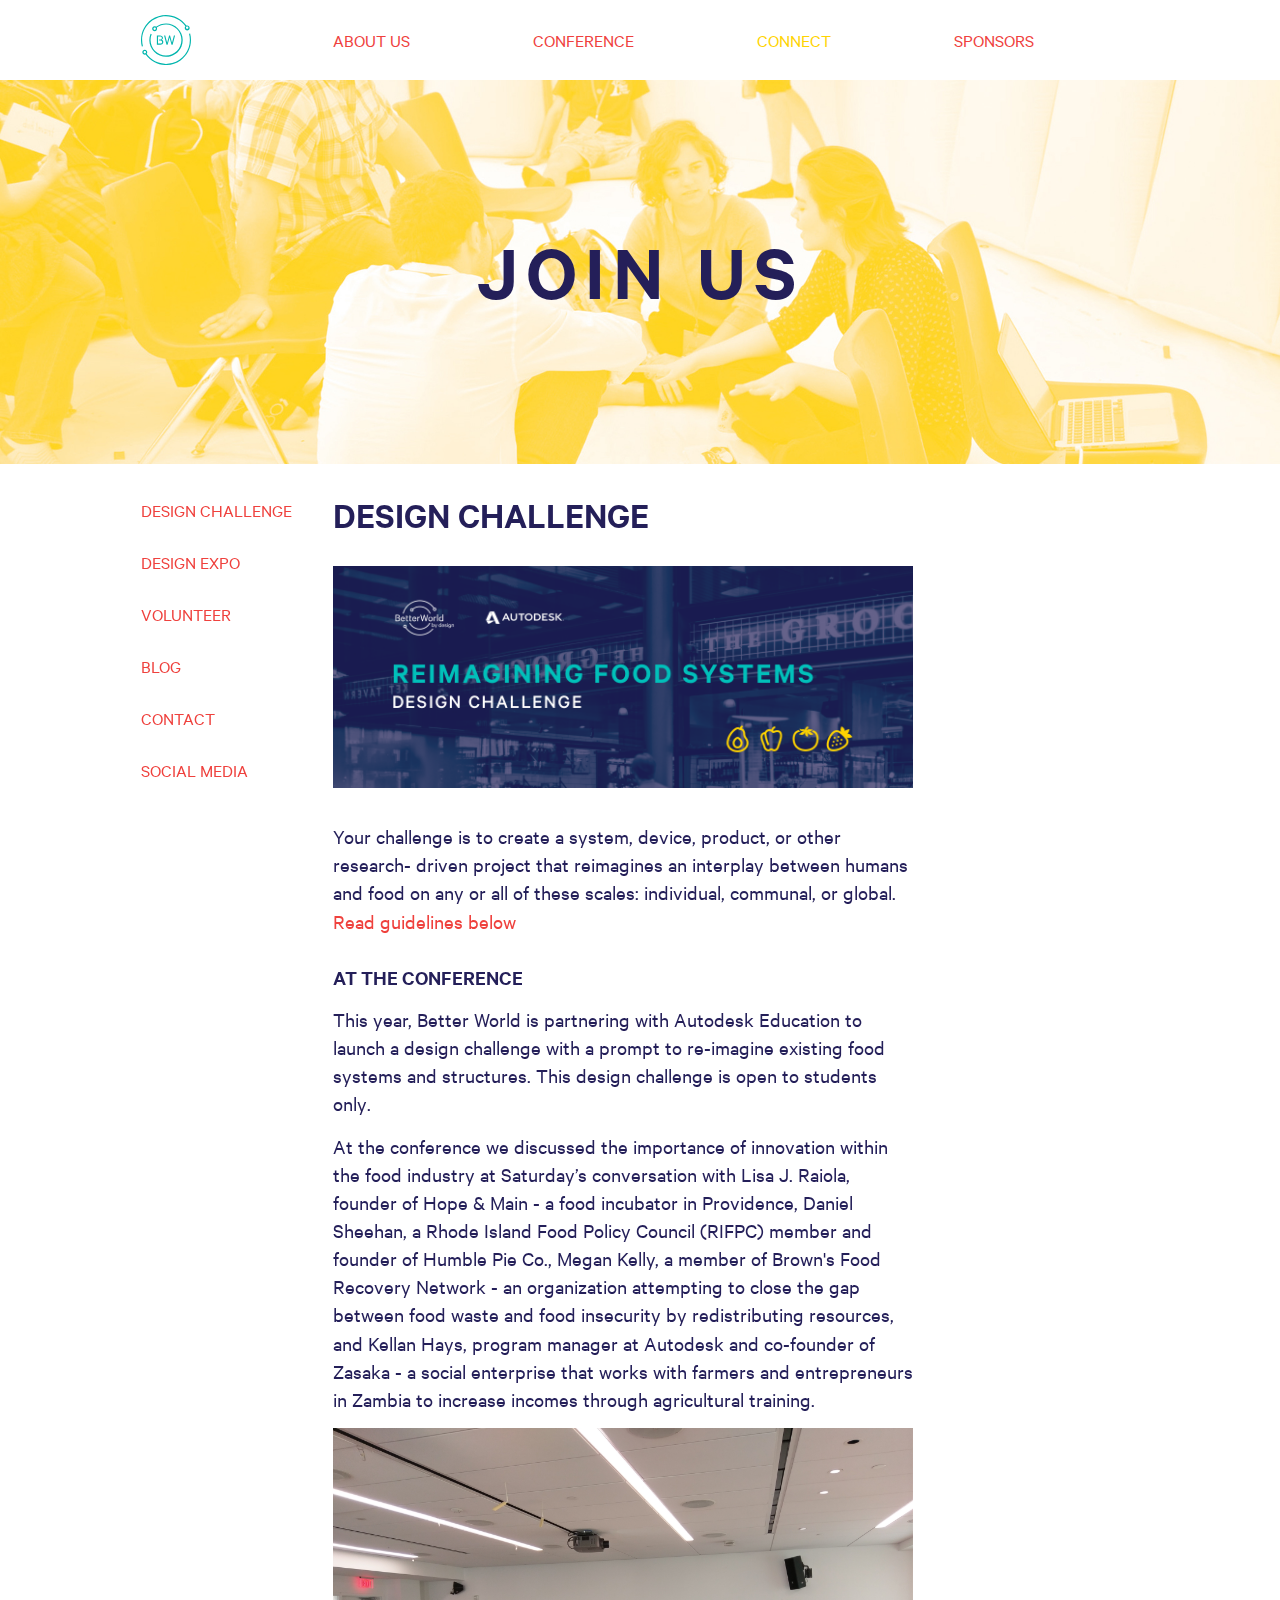
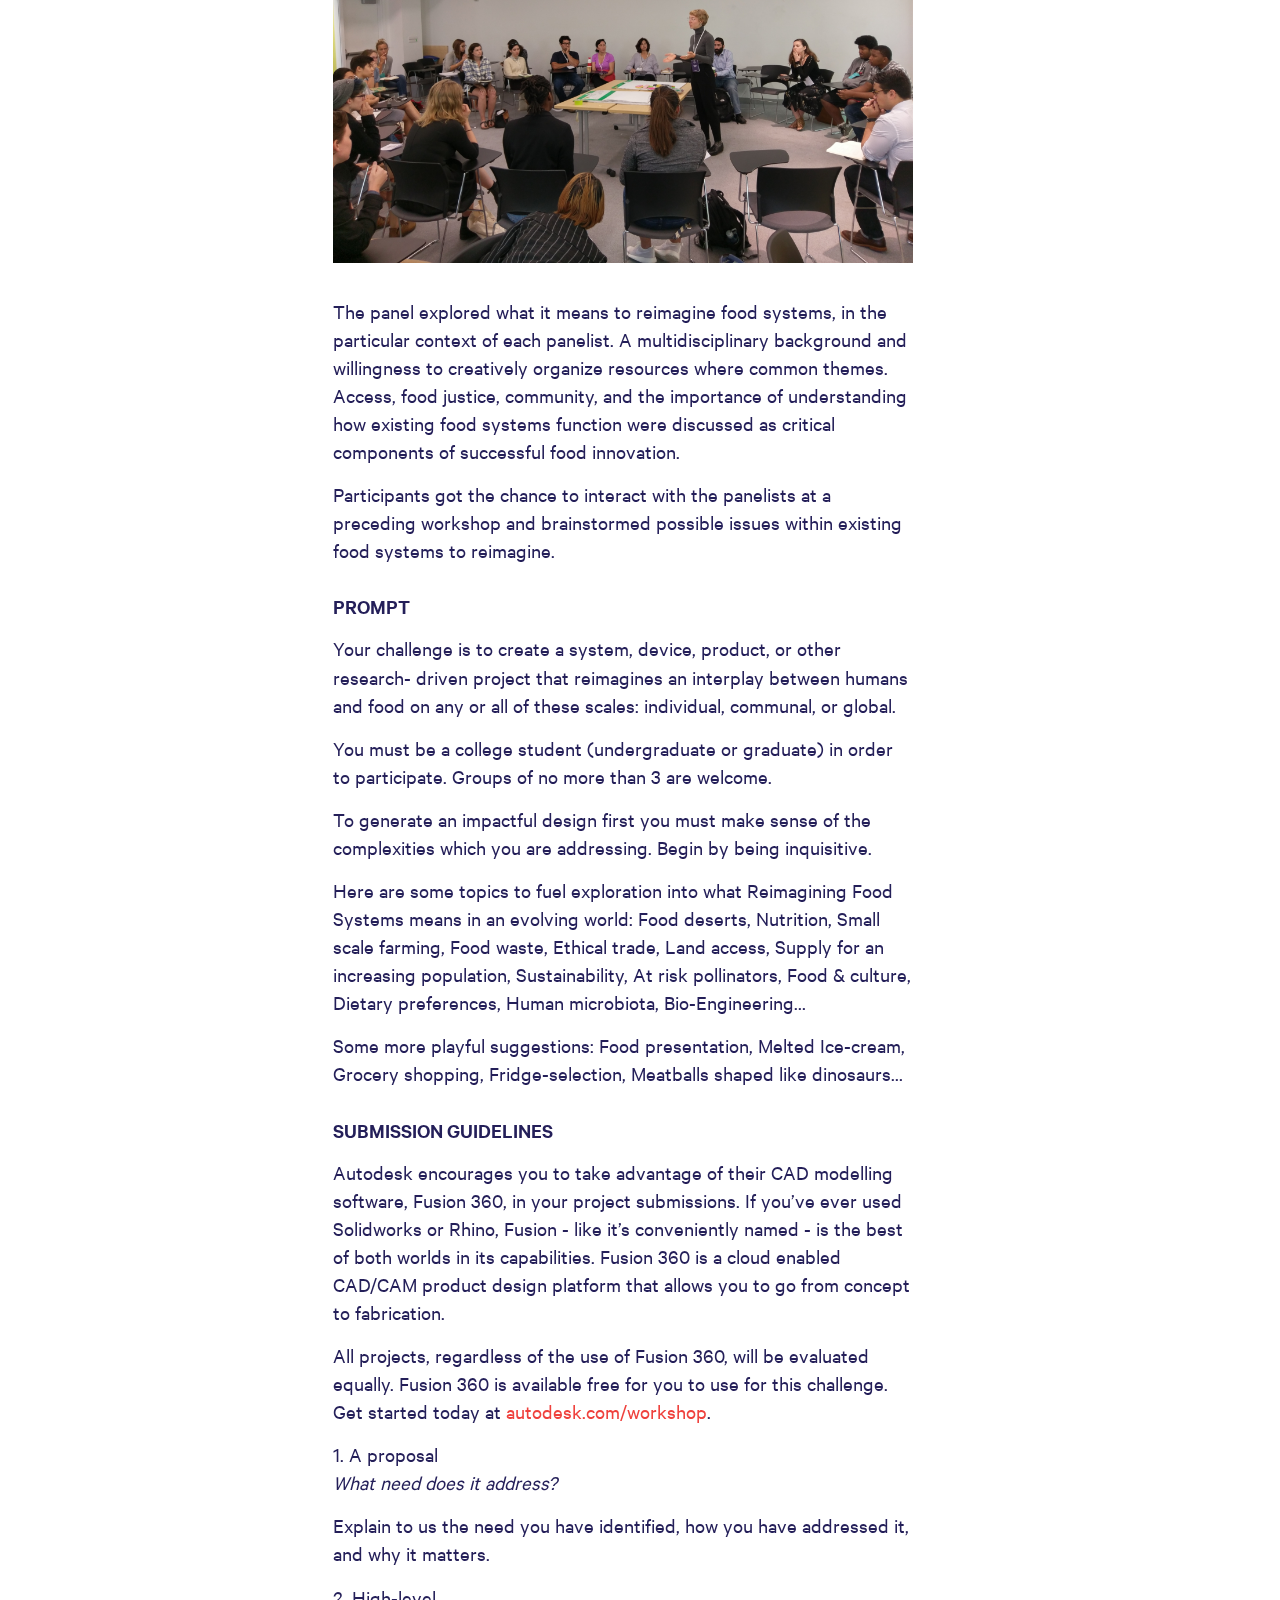
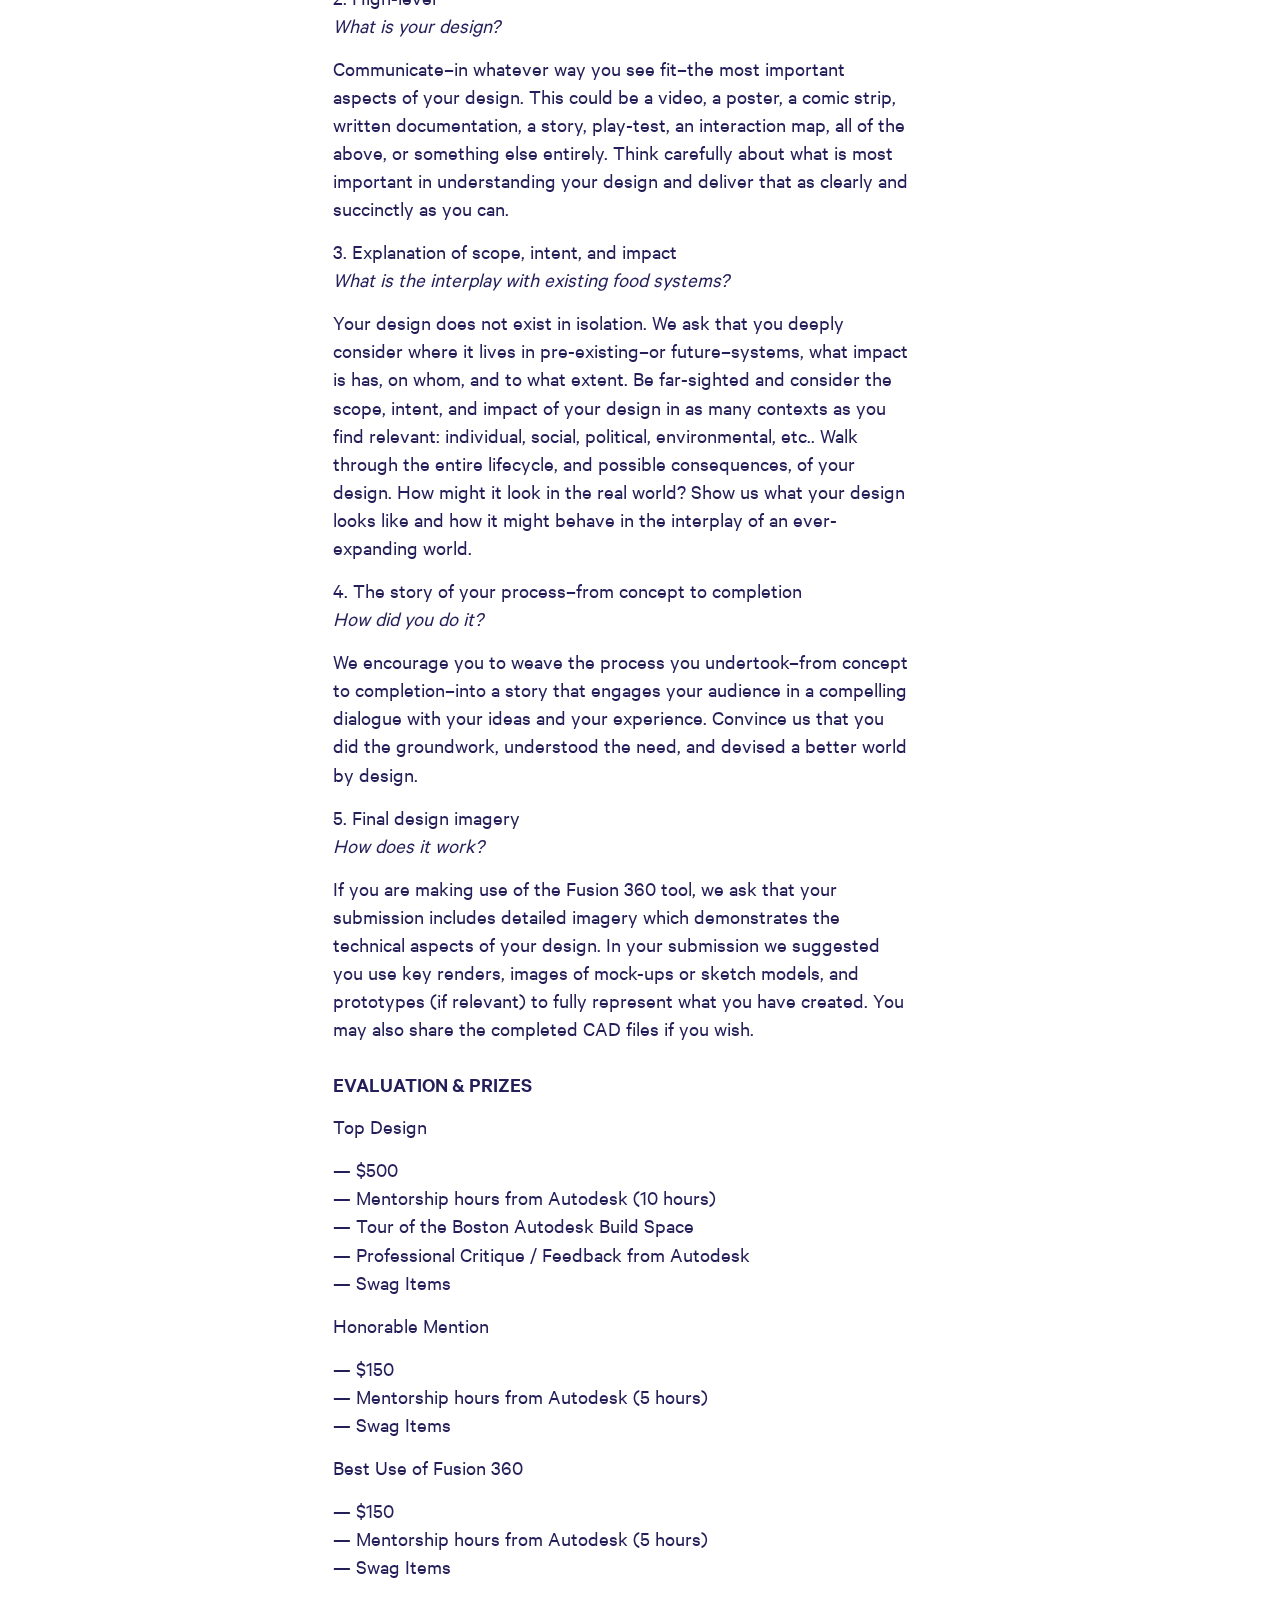
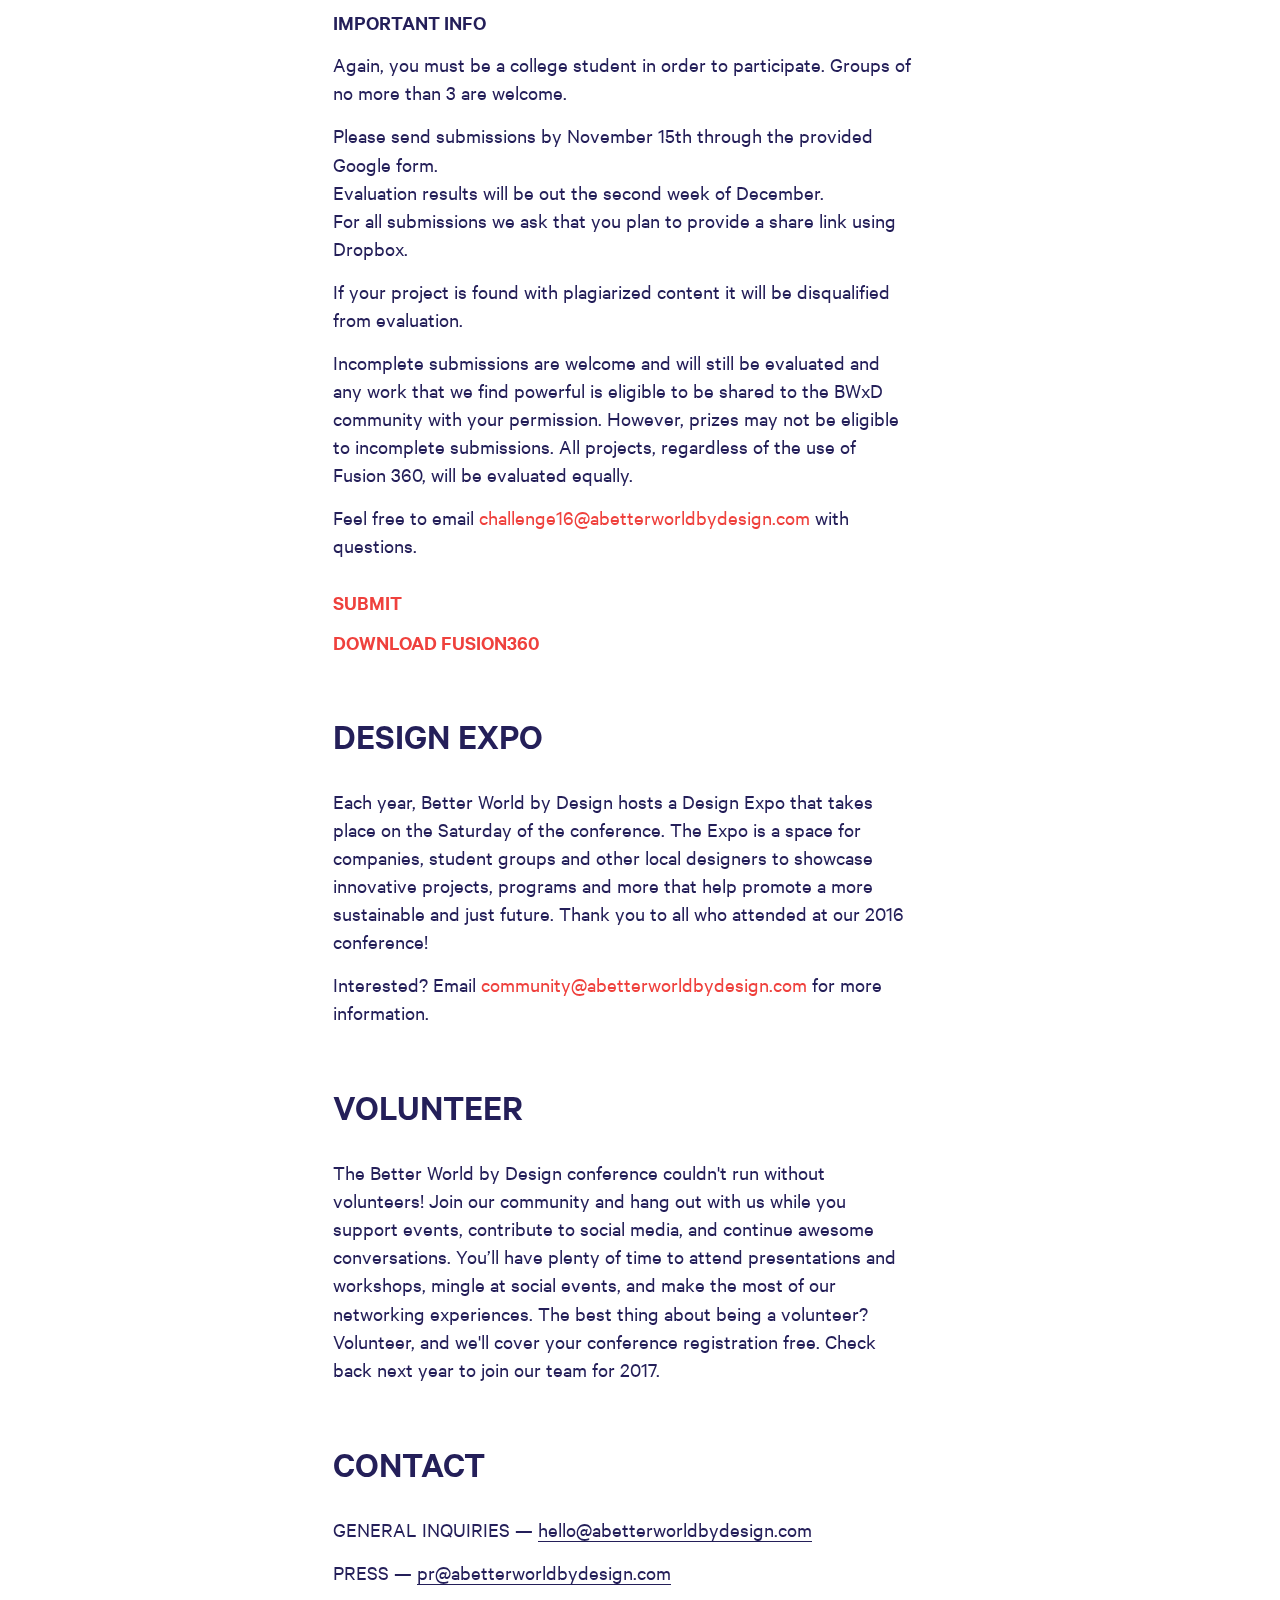
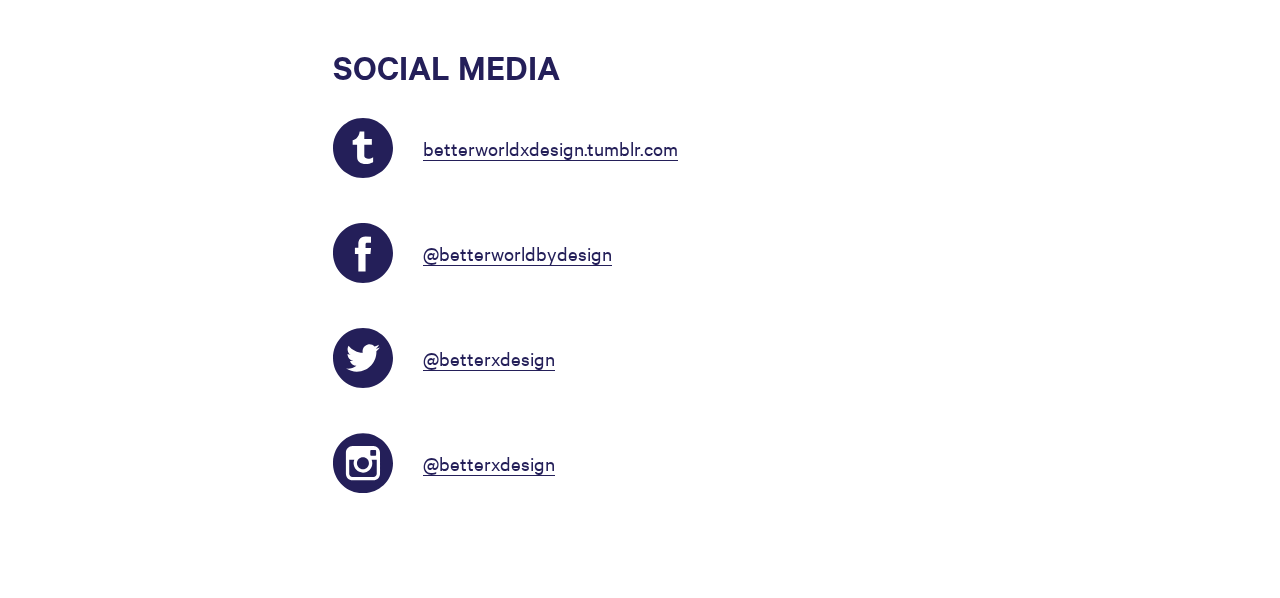
<file: Phase 2/Site/connect.html>
<!--
TODO:
	- Write som js so social links and icons highlight on hover over either.

-->

<!doctype html>
<html>
<head>
    <meta charset="UTF-8">
    <meta name="viewport" content="width=device-width, initial-scale=1.0, user-scalable=no"> 

	<!--    Custom facebook look-->
    <meta property="og:image" content="http://betterworldxdesign.com/images/fb-ogimage.png" />
    <meta property="og:image:width" content=1024 />
    <meta property="og:image:height" content=768 />
    <meta property="og:type"   content="website" /> 
    <meta property="og:title" content="Better World by Design – Connect"/>
    <meta property="og:url" content="http://betterworldxdesign.com/connect.html"/>
    <meta property="og:description"
          content="2016 Conference – September 23-25 | Better World by Design is a student-led initiative at Brown University and Rhode Island School of Design that celebrates interdisciplinary collaboration between designers, educators, innovators, and learners. We envision a world where design-thinking is accessible to everyone in order to catalyze positive change on a local and global scale."/>
	
    <title>Connect</title>
    
    <link type="text/css" href="styles/general.css" rel="stylesheet"></link>
    <link type="text/css" href="styles/typefaces.css" rel="stylesheet"></link>
    <link type="text/css" href="styles/slideout.css" rel="stylesheet"></link>
    <link type="text/css" href="styles/connect.css" rel="stylesheet"></link>
    <link type="text/css" href="styles/contentPage.css" rel="stylesheet"></link>

<!--    JQuery -->
    <script src="https://ajax.googleapis.com/ajax/libs/jquery/1.11.1/jquery.min.js"></script>
</head>
<body>
    <nav id="menu" class="menu">
        <ul class="menu-l1">
            <li><a  href="index.html">HOME</a></li>
            <li><a  href="about.html">ABOUT US</a></li>
			<ul class="menu-l2">
				<li><a  href="about.html#mission">- OUR MISSION</a></li>
				<li><a  href="about.html#team">- OUR TEAM</a></li>
				<li><a  href="about.html#history">- OUR HISTORY</a></li>
				<li><a  href="about.html#alumni">- OUR ALUMNI</a></li>
			</ul>
			<li><a  href="conference.html">CONFERENCE</a></li>
			<ul class="menu-l2">
				<li><a  href="conference.html#theme">- OUR 2016 THEME</a></li>
				<li><a href="conference.html#schedule">- OUR 2016 SCHEDULE</a></li>
				<li><a  href="conference.html#presenters">- OUR PRESENTERS</a></li>
				<li><a  href="conference.html#sustainability">- SUSTAINABILITY</a></li>
			</ul>
			<li><a class="inpagelink selectedPage" href="connect.html" name="header">CONNECT</a></li>
			<ul class="menu-l2">
				<li><a class="inpagelink" href="connect.html#challenge" name="challenge">- DESIGN CHALLENGE</a></li>
				<li><a class="inpagelink" href="connect.html#expo" name="expo">- DESIGN EXPO</a></li>
				<li><a class="inpagelink" href="connect.html#volunteer" name="volunteer">- VOLUNTEER</a></li>
				<li><a target="_blank" href="http://betterworldxdesign.tumblr.com">- BLOG</a></li>
				<li><a class="inpagelink" href="connect.html#contact" name="contact">- CONTACT</a></li>
				<li><a class="inpagelink" href="connect.html#social" name="social">- SOCIAL MEDIA</a></li>
			</ul>
            <li><a  href="sponsors.html">SPONSORS</a></li>
        </ul>
    </nav>
    
    <div class="navbarDiv">
        <a href="index.html"><img id="navbarLogo" src="images/logo-noText-blue.svg" /></a>
		<h3 class="mobileOnly navTitle ">CONNECT</h3>
		
        <ul class="desktopOnly">
            <li><a  href="about.html">ABOUT US</a></li>
			<li><a  href="conference.html">CONFERENCE</a></li>
			<li><a class="inpagelink selectedPage" href="connect.html" name="header">CONNECT</a></li>
            <li><a  href="sponsors.html">SPONSORS</a></li>
        </ul>

        <button id="hamburger" class="hamburger hamburger--squeeze mobileOnly toggle-button js-slideout-toggle" type="button">
		  	<span class="hamburger-box">
				<span class="hamburger-inner"></span>
			</span>
		</button>
    </div>
    
    <main id="panel">
		<div class="contentContainer whiteBG">
			<div id="header"><div class="bannerText" id="headerText">JOIN US</div></div>
			
			<div class="submenu desktopOnly">
				<ul>
					<li><a class="inpagelink" href="connect.html#challenge" name="challenge">DESIGN CHALLENGE</a></li>
					<li><a class="inpagelink" href="connect.html#expo" name="expo">DESIGN EXPO</a></li>
					<li><a class="inpagelink" href="connect.html#volunteer" name="volunteer">VOLUNTEER</a></li>
					<li><a target="_blank" href="http://betterworldxdesign.tumblr.com">BLOG</a></li>
					<li><a class="inpagelink" href="connect.html#contact" name="contact">CONTACT</a></li>
					<li><a class="inpagelink" href="connect.html#social" name="social">SOCIAL MEDIA</a></li>
				</ul>
			</div>
			
			<div class="content">
				<div class="section" id="challenge">
					<h1>DESIGN CHALLENGE</h1>
					
					<img class="banner" src="images/challenge/banner.png" />
					
					<div class="subsection" id="underBanner">
						<p> 
							<strong>
								Your challenge is to create a system, device, product, or other research- driven project that reimagines an interplay between humans and food on any or all of these scales: individual, communal, or global. <a class="inpagelink" href="connect.html#prompt" name="prompt">Read guidelines below</a> 
							</strong>
						</p>
					</div>

					<div class="subsection">
						<h3>AT THE CONFERENCE</h3>
						<p>
							This year, Better World is partnering with Autodesk Education to launch a design challenge with a prompt to <strong>re-imagine existing food systems and structures</strong>. This design challenge is open to <strong>students only</strong>.
						</p>
						<p>
							At the conference we discussed the importance of innovation within the food industry at Saturday’s conversation with Lisa J. Raiola, founder of Hope &amp; Main - a food incubator in Providence, Daniel Sheehan, a Rhode Island Food Policy Council (RIFPC) member and founder of Humble Pie Co., Megan Kelly, a member of Brown's Food Recovery Network - an organization attempting to close the gap between food waste and food insecurity by redistributing resources, and Kellan Hays, program manager at Autodesk and co-founder of Zasaka - a social enterprise that works with farmers and entrepreneurs in Zambia to increase incomes through agricultural training.
						</p>

					
						<img class="banner inlineBanner" src="images/challenge/workshop.jpg" />
					

						<p id="underWorkshop">
							The panel explored what it means to reimagine food systems, in the particular context of each panelist. A multidisciplinary background and willingness to creatively organize resources where common themes. Access, food justice, community, and the importance of understanding how existing food systems function were discussed as critical components of successful food innovation. 
						</p>
						<p>
							Participants got the chance to interact with the panelists at a preceding workshop and brainstormed possible issues within existing food systems to reimagine.
						</p>
					</div>
					
					<div class="subsection" id="prompt">
						<h3>PROMPT</h3>
						<p>
							<strong>
								Your challenge is to create a system, device, product, or other research- driven project that reimagines an interplay between humans and food on any or all of these scales: individual, communal, or global.
							</strong>
						</p>
						<p>
							<strong>
								You must be a college student (undergraduate or graduate) in order to participate. Groups of no more than 3 are welcome.
							</strong>
						</p>
						
						<p>
							To generate an impactful design first you must make sense of the complexities which you are addressing. Begin by being inquisitive.
						</p>
						<p>
							Here are some topics to fuel exploration into what Reimagining Food Systems means in an evolving world: Food deserts, Nutrition, Small scale farming, Food waste, Ethical trade, Land access, Supply for an increasing population, Sustainability, At risk pollinators, Food &amp; culture, Dietary preferences, Human microbiota, Bio-Engineering…
						</p>
						
						<p>
							Some more playful suggestions: Food presentation, Melted Ice-cream, Grocery shopping, Fridge-selection, Meatballs shaped like dinosaurs…
						</p>
					</div>
					<div class="subsection">
						<h3>SUBMISSION GUIDELINES</h3>
						<p>
							Autodesk encourages you to take advantage of their CAD modelling software, <strong>Fusion 360</strong>, in your project submissions. If you’ve ever used Solidworks or Rhino, Fusion - like it’s conveniently named - is the best of both worlds in its capabilities. Fusion 360 is a cloud enabled CAD/CAM product design platform that allows you to go from concept to fabrication. 
						</p>
						<p>
							All projects, regardless of the use of Fusion 360, will be evaluated equally. Fusion 360 is available free for you to use for this challenge. Get started today at <a target="_blank" href="http://autodesk.com/workshop">autodesk.com/workshop</a>.
						</p>
						
						<p>
							<strong>
								1. A proposal<br />
								<i>What need does it address?</i>
							</strong>
						</p>
						<p>
							Explain to us the need you have identified, how you have addressed it, and why it matters. 
						</p>
						
						<p>
							<strong>
								2. High-level<br />
								<i>What is your design?</i>
							</strong>
						</p>
						<p>
							Communicate–in whatever way you see fit–the most important aspects of your design. This could be a video, a poster, a comic strip, written documentation, a story, play-test, an interaction map,  all of the above, or something else entirely. Think carefully about what is most important in understanding your design and deliver that as clearly and succinctly as you can.
						</p>
						
						<p>
							<strong>
								3. Explanation of scope, intent, and impact<br />
								<i>What is the interplay with existing food systems?</i>
							</strong>
						</p>
						<p>
							Your design does not exist in isolation. We ask that you deeply consider where it lives in pre-existing–or future–systems, what impact is has, on whom, and to what extent. Be far-sighted and consider the scope, intent, and impact of your design in as many contexts as you find relevant: individual, social, political, environmental, etc.. Walk through the entire lifecycle, and possible consequences, of your design. How might it look in the real world? Show us what your design looks like and how it might behave in the interplay of an ever-expanding world.
						</p>
						
						<p>
							<strong>
								4. The story of your process–from concept to completion<br />
								<i>How did you do it?</i>
							</strong>
						</p>
						<p>
							We encourage you to weave the process you undertook–from concept to completion–into a story that engages your audience in a compelling dialogue with your ideas and your experience. Convince us that you did the groundwork, understood the need, and devised a better world by design.
						</p>
						
						<p>
							<strong>
								5. Final design imagery<br />
								<i>How does it work?</i>
							</strong>
						</p>
						<p>
							If you are making use of the Fusion 360 tool, we ask that your submission includes detailed imagery which demonstrates the technical aspects of your design. In your submission we suggested you use key renders, images of mock-ups or sketch models, and prototypes (if relevant) to fully represent what you have created. You may also share the completed CAD files if you wish.
						</p>
					</div>
					
					<div class="subsection">
						<h3>EVALUATION &amp; PRIZES</h3>
						
						<p><strong>Top Design</strong></p>
						<p>
							— $500<br />
							— Mentorship hours from Autodesk (10 hours)<br />
							— Tour of the Boston Autodesk Build Space<br />
							— Professional Critique / Feedback from Autodesk<br />
							— Swag Items
						</p>
						
						<p><strong>Honorable Mention</strong></p>
						<p>
							— $150<br />
							— Mentorship hours from Autodesk (5 hours)<br />
							— Swag Items
						</p>
						
						<p><strong>Best Use of Fusion 360</strong></p>
						<p>
							— $150<br />
							— Mentorship hours from Autodesk (5 hours)<br />
							— Swag Items
						</p>
					</div>
					
					<div class="subsection">
						<h3>IMPORTANT INFO</h3>
						
						<p>
							Again, you must be a college student in order to participate. Groups of no more than 3 are welcome.
						</p>
						
						<p>
							Please send submissions by <strong>November 15th</strong> through the provided Google form.<br />
							Evaluation results will be out <strong>the second week of December.</strong><br />
							For all submissions we ask that you plan to provide <strong>a share link using Dropbox</strong>.
						</p>
						
						<p>
							<strong>
								If your project is found with plagiarized content it will be disqualified from evaluation.
							</strong>
						</p>
						
						<p>
							Incomplete submissions are welcome and will still be evaluated and any work that we find powerful is eligible to be shared to the BWxD community with your permission. However, prizes may not be eligible to incomplete submissions. All projects, regardless of the use of Fusion 360, will be evaluated equally.
						</p>
						
						<p>
							Feel free to email <a href="mailto:challenge16@abetterworldbydesign.com">challenge16@abetterworldbydesign.com</a> with questions.
						</p>
					</div>
					
					<h3><a target="_blank" href="https://docs.google.com/forms/d/e/1FAIpQLSeMpDHoHlxYrbRbMRBHPK26aes7HkTKfaG7O5WYAw1d09R7xw/viewform">SUBMIT</a></h3>
					<h3><a target="_blank" href="http://www.autodesk.com/products/fusion-360/students-teachers-educators">DOWNLOAD FUSION360</a></h3>
				</div>
				
				<div class="section" id="expo">
					<h1>DESIGN EXPO</h1>

					<div class="subsection">
						<p>
							Each year, Better World by Design hosts a Design Expo that takes place on the Saturday of the conference. The Expo is a space for companies, student groups and other local designers to showcase innovative projects, programs and more that help promote a more sustainable and just future. Thank you to all who attended at our 2016 conference!
						</p>
						<p>Interested? Email <a href="mailto:community@abetterworldbydesign.com">community@abetterworldbydesign.com</a> for more information.</p>
					</div>
				</div>
				
				<div class="section" id="volunteer">
					<h1>VOLUNTEER</h1>

					<div class="subsection">
						<p>
							The Better World by Design conference couldn't run without volunteers! Join our community and hang out with us while you support events, contribute to social media, and continue awesome conversations. You’ll have plenty of time to attend presentations and workshops, mingle at social events, and make the most of our networking experiences. The best thing about being a volunteer? Volunteer, and we'll cover your conference registration free. Check back next year to join our team for 2017.
						</p>
					</div>
				</div>
				
				<div class="section" id="contact">
					<h1>CONTACT</h1>

					<div class="subsection">
						<p>GENERAL INQUIRIES <span class="hideSm">&mdash;</span> <br class="hideLg" />
							<a class="contactLink contactLink-txt" href="mailto:hello@abetterworldbydesign.com">hello@abetterworldbydesign.com</a>
						</p>
						<p>PRESS <span class="hideSm">&mdash;</span> <br class="hideLg" />
							<a class="contactLink contactLink-txt" href="mailto:pr@abetterworldbydesign.com">pr@abetterworldbydesign.com</a>
						</p>
					</div>
				</div>

				<div class="section" id="social">
					<h1>SOCIAL MEDIA</h1>

					<div class="subsection">
						<div class="subsection">
							<div class="socialContactDiv">
								<a target="_blank" class="contactLink contactLink-img" href="https://betterworldxdesign.tumblr.com/">
									<img id="tumblrIcon" class="svg" src="images/social/tumblr-blue.svg"/>
								</a>

								<p><a target="_blank" class="contactLink contactLink-txt" href="https://betterworldxdesign.tumblr.com/">
									betterworldxdesign.tumblr.com
								</a></p>

								<div style="clear: both"></div>
							</div>
						</div>
						<div class="socialContactDiv">
							<a target="_blank" class="contactLink contactLink-img" href="https://www.facebook.com/betterworldbydesign/">
								<img id="fbIcon" class="svg" src="images/social/facebook-blue.svg" />
							</a>
							<p><a target="_blank" class="contactLink contactLink-txt" href="https://www.facebook.com/betterworldbydesign/">
								@betterworldbydesign
							</a></p>
							
							<div style="clear: both"></div>
						</div>
						<div class="socialContactDiv">
							<a target="_blank" class="contactLink contactLink-img" href="https://twitter.com/betterxdesign">
								<img id="twitterIcon" class="svg" src="images/social/twitter-blue.svg" />
							</a>
							<p><a target="_blank" class="contactLink contactLink-txt" href="https://twitter.com/betterxdesign">
								@betterxdesign
							</a></p>
							
							<div style="clear: both"></div>
						</div>
						<div class="socialContactDiv">
							<a target="_blank" class="contactLink contactLink-img" href="https://www.instagram.com/betterxdesign/">
								<img id="instagramIcon" class="svg" src="images/social/instagram-blue.svg" />
							</a>
							<p><a target="_blank" class="contactLink contactLink-txt" href="https://www.instagram.com/betterxdesign/">
								@betterxdesign
							</a></p>
							
							<div style="clear: both"></div>
						</div>
					</div>
				</div>
			</div>
		</div>
    </main>
</body>

<script src="scripts/checkBrowser.js"></script>
<script src="scripts/layout.js"></script>
<script src="scripts/slideout.min.js"></script>
<script src="scripts/slideout-init.js"></script>
<script src="scripts/smoothScroll.js"></script>
<script src="scripts/svg-replace.js"></script>

</html>
</file>
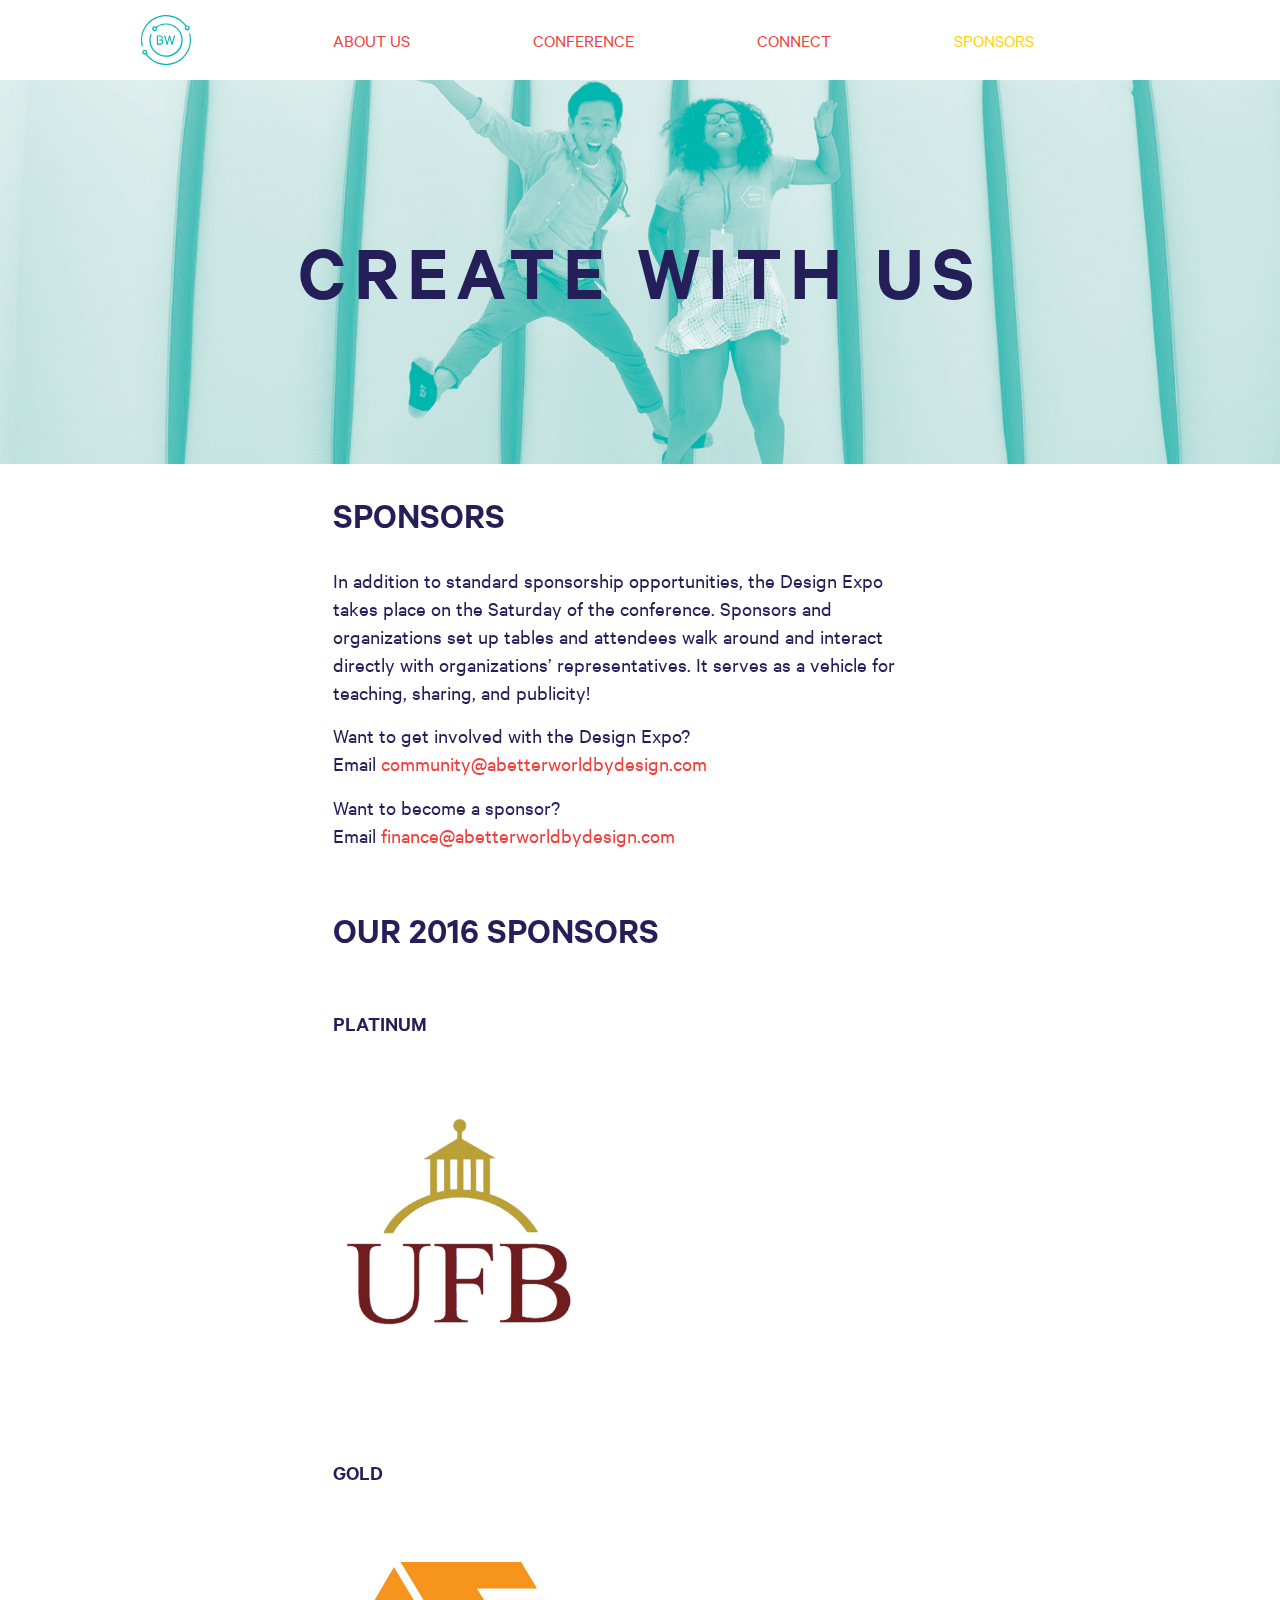
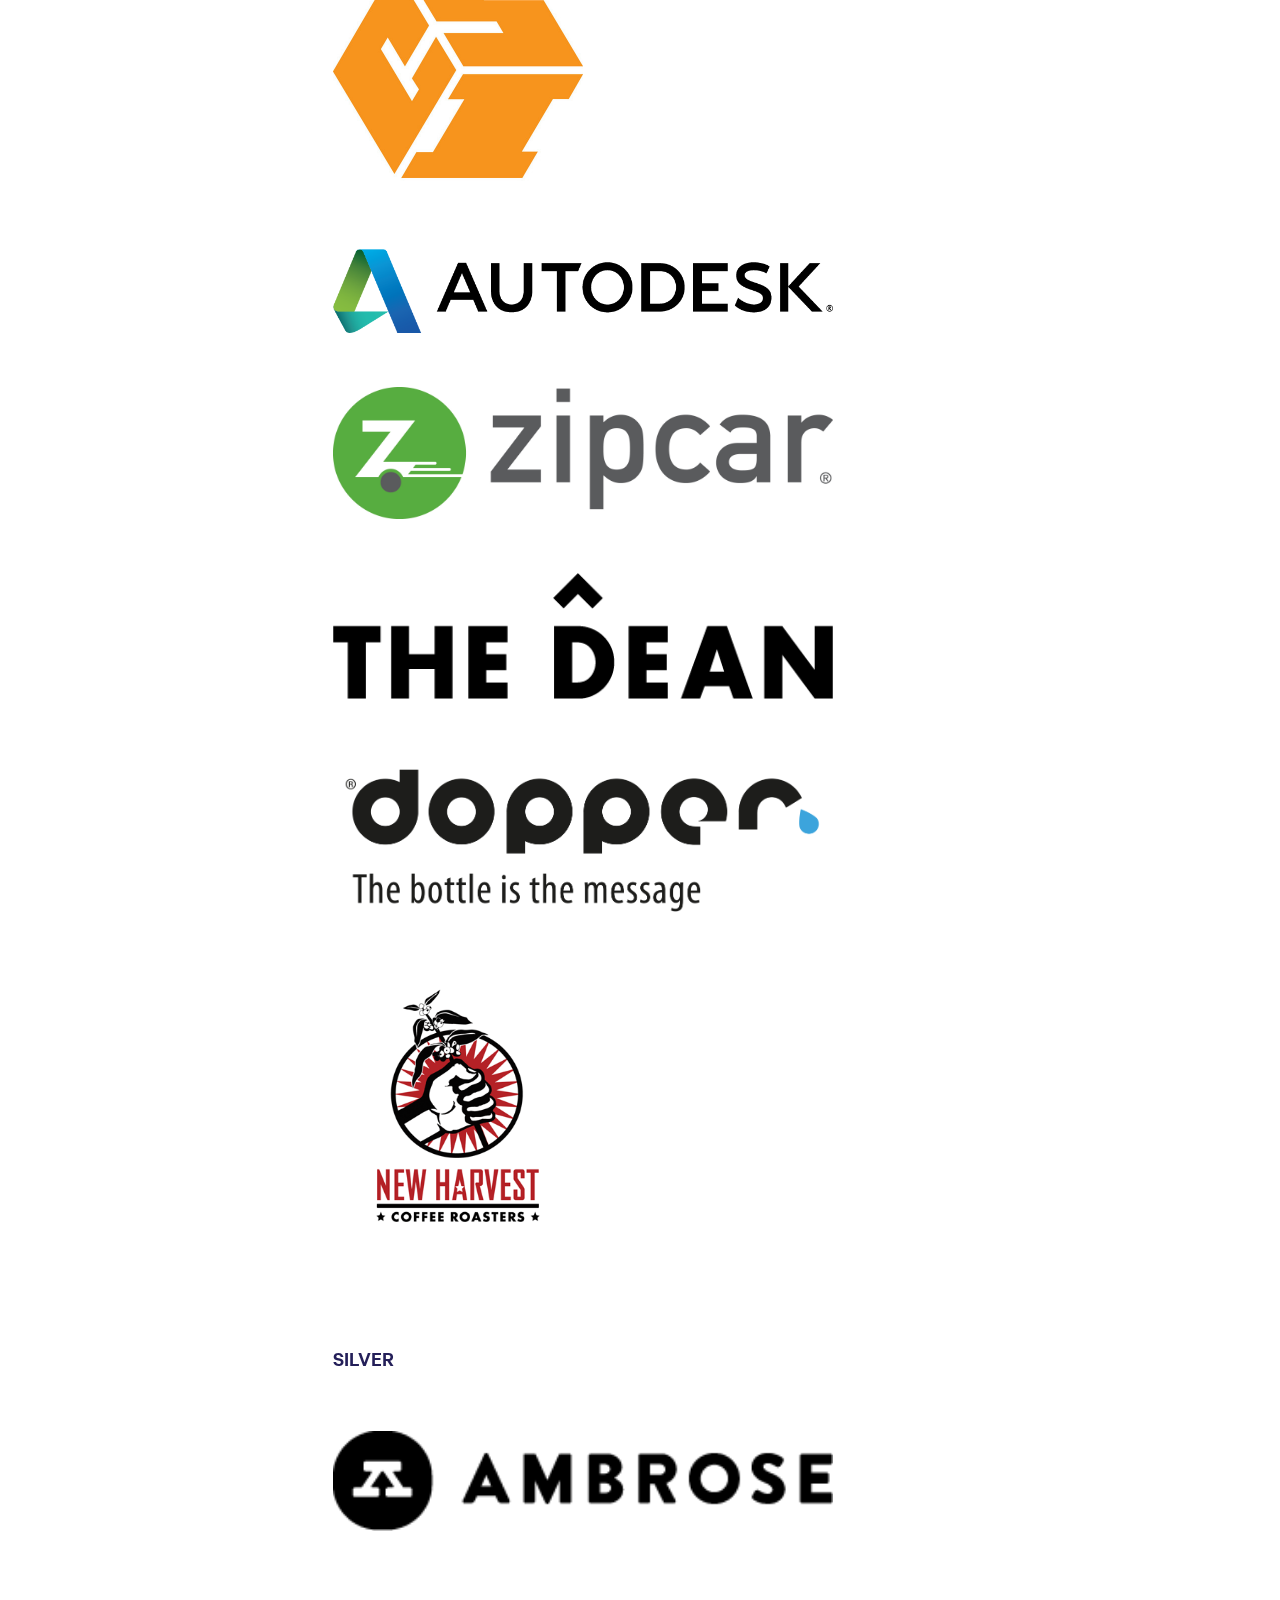
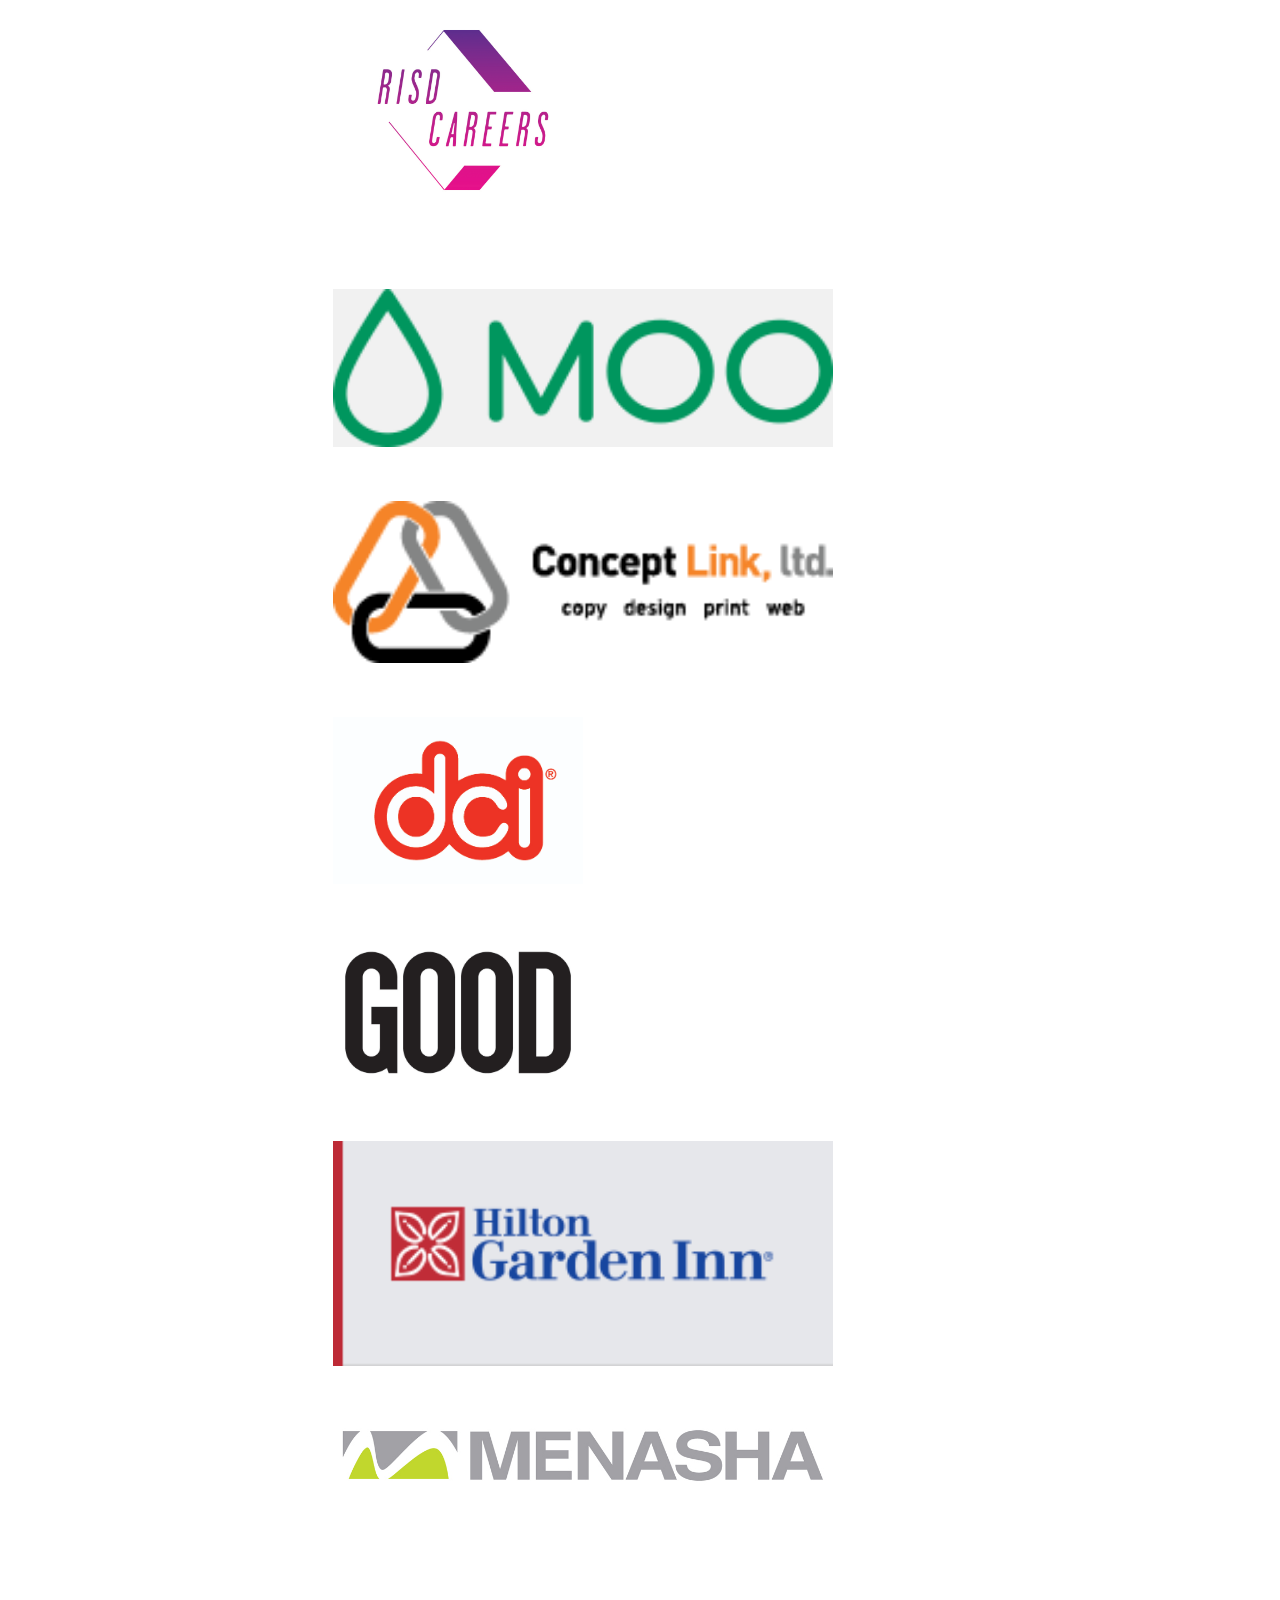
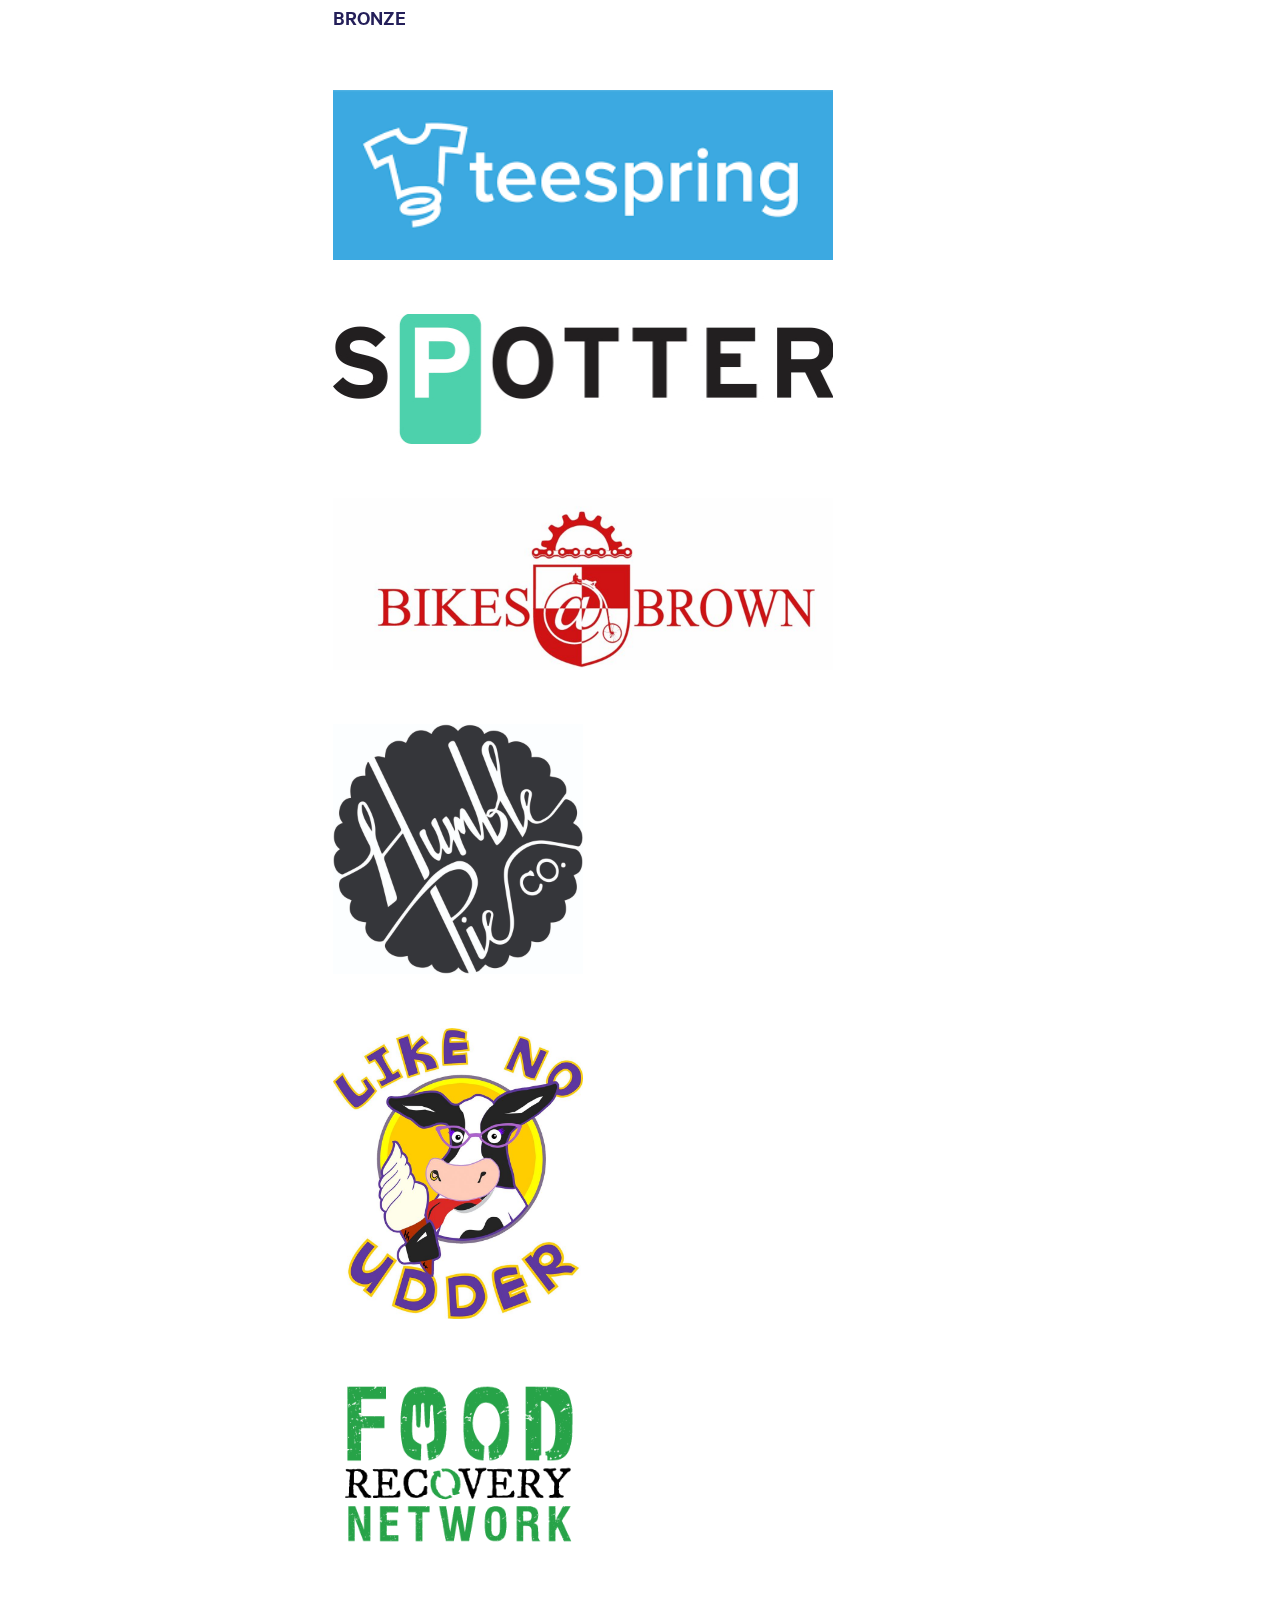
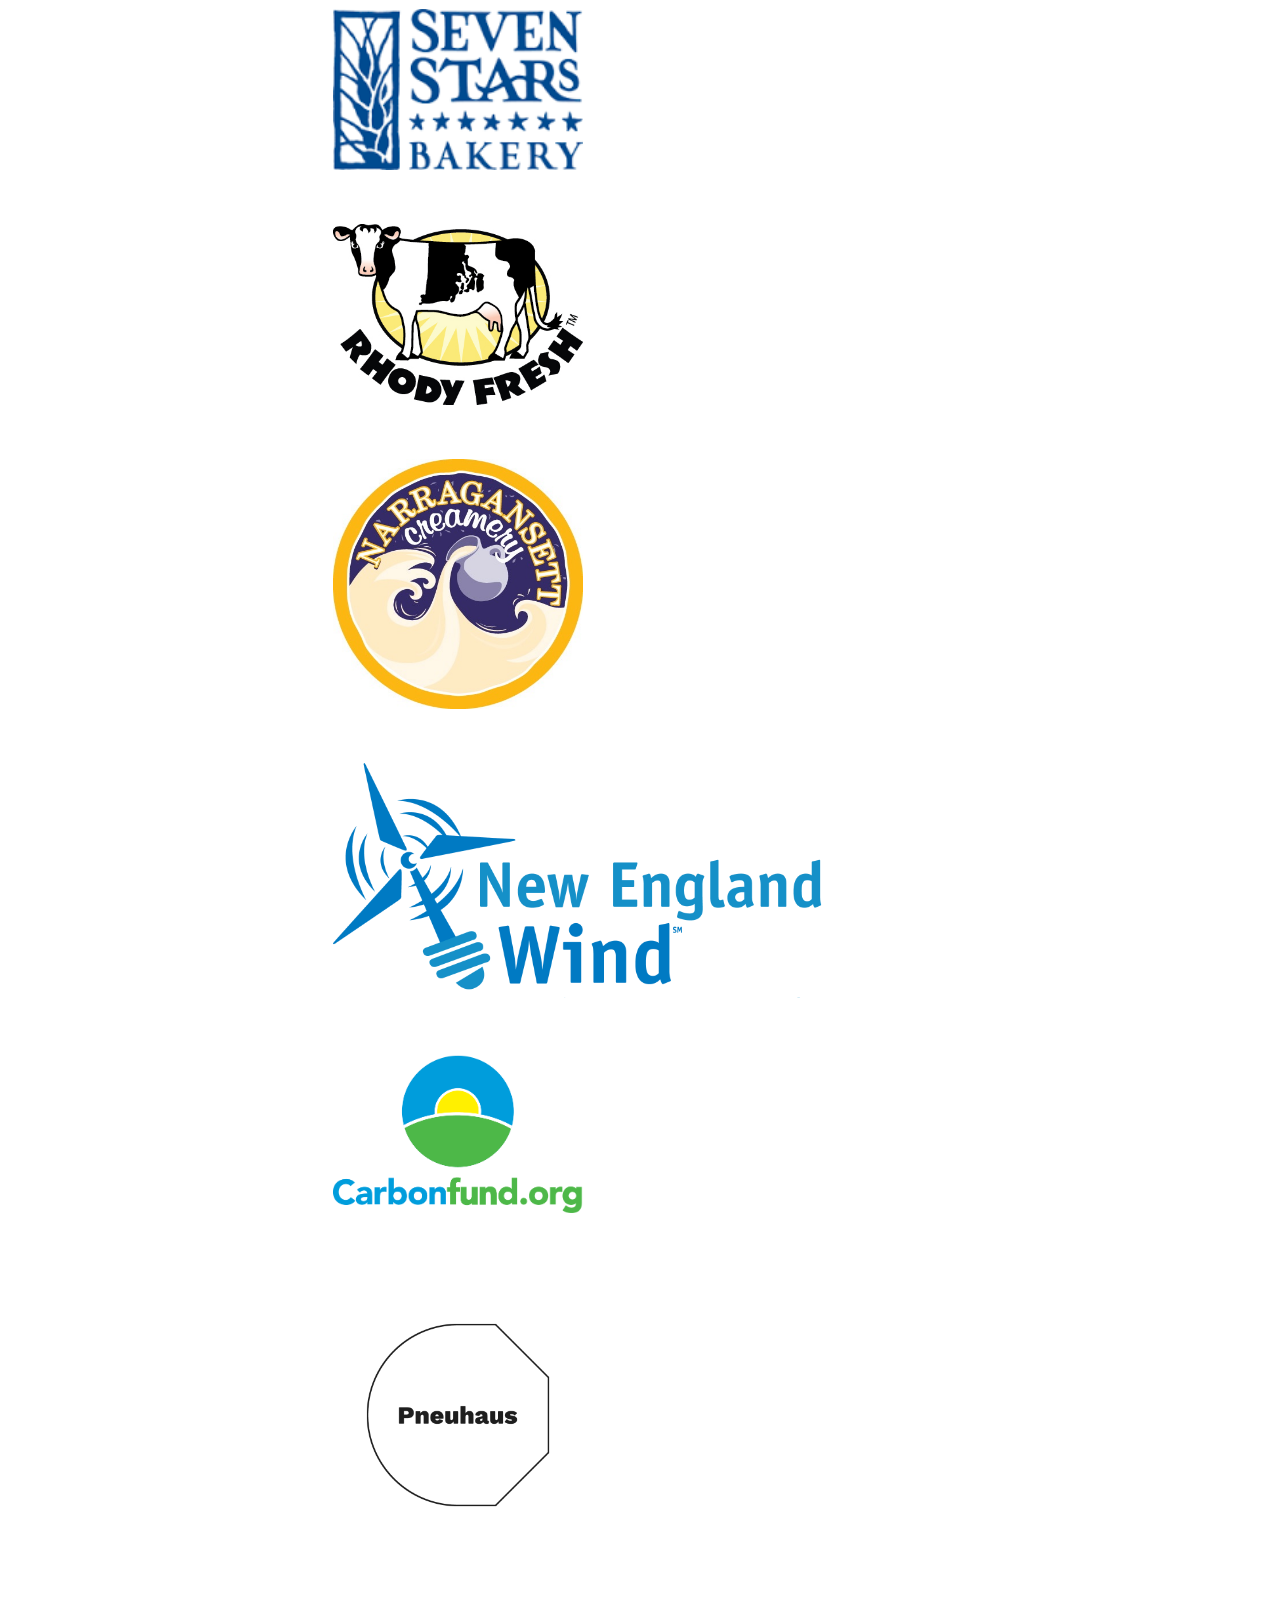
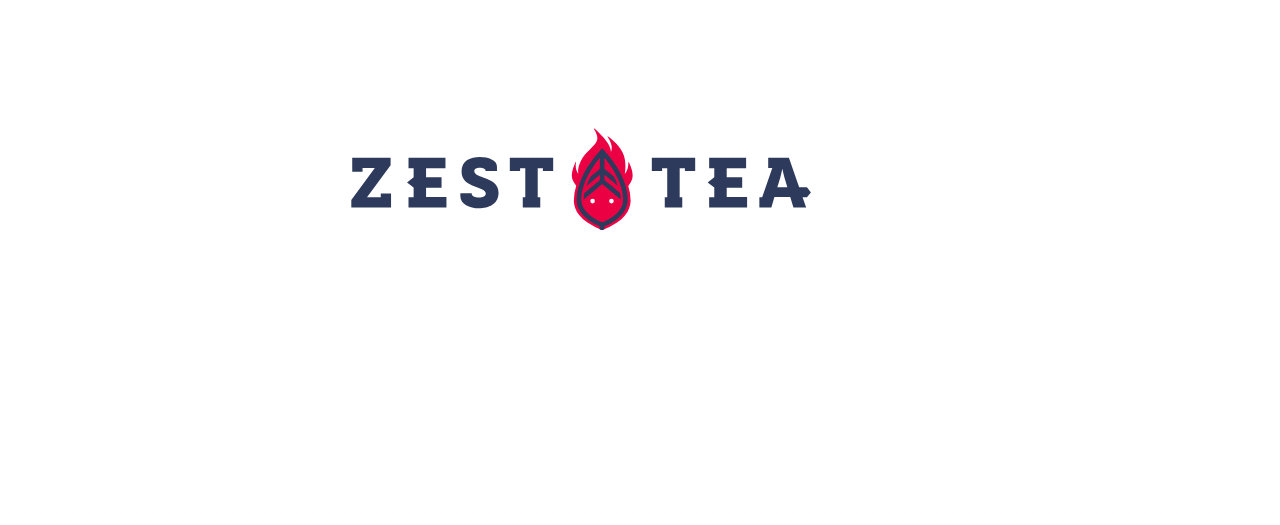
<file: Phase 2/Site/sponsors.html>
<!doctype html>
<html>
<head>
    <meta charset="UTF-8">
    <meta name="viewport" content="width=device-width, initial-scale=1.0, user-scalable=no"> 

	<!--    Custom facebook look-->
    <meta property="og:image" content="http://betterworldxdesign.com/images/fb-ogimage.png" />
    <meta property="og:image:width" content=1024 />
    <meta property="og:image:height" content=768 />
    <meta property="og:type"   content="website" /> 
    <meta property="og:title" content="Better World by Design – Sponsors"/>
    <meta property="og:url" content="http://betterworldxdesign.com/sponsors.html"/>
    <meta property="og:description"
          content="2016 Conference – September 23-25 | Better World by Design is a student-led initiative at Brown University and Rhode Island School of Design that celebrates interdisciplinary collaboration between designers, educators, innovators, and learners. We envision a world where design-thinking is accessible to everyone in order to catalyze positive change on a local and global scale."/>
	
    <title>Sponsors</title>
    
    <link type="text/css" href="styles/general.css" rel="stylesheet"></link>
    <link type="text/css" href="styles/typefaces.css" rel="stylesheet"></link>
    <link type="text/css" href="styles/slideout.css" rel="stylesheet"></link>
<link type="text/css" href="styles/sponsors.css" rel="stylesheet"></link>
    <link type="text/css" href="styles/contentPage.css" rel="stylesheet"></link>
	

<!--    JQuery -->
    <script src="https://ajax.googleapis.com/ajax/libs/jquery/1.11.1/jquery.min.js"></script>
</head>
<body>
    <nav id="menu" class="menu">
        <ul class="menu-l1">
            <li><a  href="index.html">HOME</a></li>
            <li><a  href="about.html">ABOUT US</a></li>
			<ul class="menu-l2">
				<li><a  href="about.html#mission">- OUR MISSION</a></li>
				<li><a  href="about.html#team">- OUR TEAM</a></li>
				<li><a  href="about.html#history">- OUR HISTORY</a></li>
				<li><a  href="about.html#alumni">- OUR ALUMNI</a></li>
			</ul>
			<li><a  href="conference.html">CONFERENCE</a></li>
			<ul class="menu-l2">
				<li><a  href="conference.html#theme">- OUR 2016 THEME</a></li>
				<li><a href="conference.html#schedule">- OUR 2016 SCHEDULE</a></li>
				<li><a  href="conference.html#presenters">- OUR PRESENTERS</a></li>
				<li><a  href="conference.html#sustainability">- SUSTAINABILITY</a></li>
			</ul>
			<li><a  href="connect.html">CONNECT</a></li>
			<ul class="menu-l2">
				<li><a  href="connect.html#expo">- DESIGN EXPO</a></li>
				<li><a  href="connect.html#volunteer">- VOLUNTEER</a></li>
				<li><a target="_blank" href="http://betterworldxdesign.tumblr.com">- BLOG</a></li>
				<li><a  href="connect.html#contact">- CONTACT</a></li>
				<li><a  href="connect.html#social">- SOCIAL MEDIA</a></li>
			</ul>
            <li><a class="inpagelink selectedPage" href="sponsors.html" name="header">SPONSORS</a></li>
        </ul>
    </nav>
    
    <div class="navbarDiv">
        <a href="index.html"><img id="navbarLogo" src="images/logo-noText-blue.svg" /></a>
		<h3 class="mobileOnly navTitle ">SPONSORS</h3>
		
        <ul class="desktopOnly">
            <li><a  href="about.html">ABOUT US</a></li>
			<li><a  href="conference.html">CONFERENCE</a></li>
			<li><a  href="connect.html">CONNECT</a></li>
            <li><a class="inpagelink selectedPage" href="sponsors.html" name="header">SPONSORS</a></li>
        </ul>

        <button id="hamburger" class="hamburger hamburger--squeeze mobileOnly toggle-button js-slideout-toggle" type="button">
		  	<span class="hamburger-box">
				<span class="hamburger-inner"></span>
			</span>
		</button>
    </div>
    
    <main id="panel">
		<div class="contentContainer whiteBG">
			<div id="header"><div class="bannerText" id="headerText">CREATE<br class="mobileOnly"/> WITH US</div></div>
			<div class="content">
				<div class="section">
					<h1>SPONSORS</h1>

					<div class="subsection">
						<p>
							In addition to standard sponsorship opportunities, the Design Expo takes place on the Saturday of the conference. Sponsors and organizations set up tables and attendees walk around and interact directly with organizations’ representatives. It serves as a vehicle for teaching, sharing, and publicity!
						</p>

						<p>Want to get involved with the Design Expo?<br />
							Email <a href="mailto:community@abetterworldbydesign.com">community@abetterworldbydesign.com</a>
						</p>

						<p>Want to become a sponsor?<br />
							Email <a href="mailto:finance@abetterworldbydesign.com">finance@abetterworldbydesign.com</a>
						</p>
					</div>
				</div>
				
				<div class="section">
					<h1>OUR 2016 SPONSORS</h1>

					<div class="subsection sponsorDiv">
						<h3>PLATINUM</h3>
						
						<img class="sponsorLogo squareLogo" id="ufbLogo" src="images/sponsors/ufb.png" />
					</div>
					<div class="subsection sponsorDiv">
						<h3>GOLD</h3>
						
						<img class="sponsorLogo squareLogo" id="csiLogo" src="images/sponsors/CSI.jpg" /><br />
						<img class="sponsorLogo lineLogo" id="autodeskLogo" src="images/sponsors/autodesk.png" /><br />
						<img class="sponsorLogo lineLogo" id="zipcarLogo" src="images/sponsors/zipcar.jpg" /><br />
						<img class="sponsorLogo lineLogo" id="theDeanLogo" src="images/sponsors/theDean.png" /><br />
						<img class="sponsorLogo lineLogo" id="dopperLogo" src="images/sponsors/dopper.png" /><br />
						<img class="sponsorLogo squareLogo" id="newHarvestLogo" src="images/sponsors/newHarvest.png" /><br />
					</div>
					<div class="subsection sponsorDiv">
						<h3>SILVER</h3>
						
						<img class="sponsorLogo lineLogo" id="ambroseLogo" src="images/sponsors/ambrose.png" /><br />
						<img class="sponsorLogo squareLogo" id="risdCareersLogo" src="images/sponsors/risdCareers.png" /><br />
						<img class="sponsorLogo lineLogo" id="mooLogo" src="images/sponsors/moo.gif" /><br />
						<img class="sponsorLogo lineLogo" id="conceptLinkLogo" src="images/sponsors/conceptLink.png" />
						<img class="sponsorLogo squareLogo" id="dciLogo" src="images/sponsors/dci.jpg" /><br />
						<img class="sponsorLogo squareLogo" id="goodLogo" src="images/sponsors/good.jpg" /><br />
						<img class="sponsorLogo lineLogo" id="hiltonLogo" src="images/sponsors/hilton.png" /><br />
						<img class="sponsorLogo lineLogo" id="menashaLogo" src="images/sponsors/menasha.jpg"/><br />
					</div>
					<div class="subsection sponsorDiv">
						<h3>BRONZE</h3>
						
						<img class="sponsorLogo lineLogo" id="teespringLogo" src="images/sponsors/teespring.png" /><br />
						<img class="sponsorLogo lineLogo" id="spotterLogo" src="images/sponsors/spotter.jpg" /><br />
						<img class="sponsorLogo lineLogo" id="bikesAtBrownLogo" src="images/sponsors/bikesAtBrown.png" /><br />
						<img class="sponsorLogo squareLogo" id="humblePieLogo" src="images/sponsors/humblePie.jpeg" /><br />
						<img class="sponsorLogo squareLogo" id="likeNoUdderLogo" src="images/sponsors/likeNoUdder.jpg" /><br />
						<img class="sponsorLogo squareLogo" id="foodRecoveryNetworkLogo" src="images/sponsors/foodRecoveryNetwork.png" /><br />
						<img class="sponsorLogo squareLogo" id="sevenStarsLogo" src="images/sponsors/sevenStars.png" /><br />
						<img class="sponsorLogo squareLogo" id="rhodyFreshLogo" src="images/sponsors/rhodyFresh.jpg" /><br />
						<img class="sponsorLogo squareLogo" id="naragansettCreameryLogo" src="images/sponsors/naragansettCreamery.jpeg" /><br />
						<img class="sponsorLogo lineLogo" id="neWindLogo" src="images/sponsors/neWind.png" /><br />
						<img class="sponsorLogo squareLogo" id="carbonFundLogo" src="images/sponsors/carbonFund.png" /><br />
						<img class="sponsorLogo squareLogo" id="pneuhausLogo" src="images/sponsors/pneuhaus.png" /><br />
						<img class="sponsorLogo lineLogo" id="zestTeaLogo" src="images/sponsors/zest.svg" /><br />
					</div>
				</div>
			</div>
		</div>
    </main>
</body>

<script src="scripts/layout.js"></script>
<script src="scripts/slideout.min.js"></script>
<script src="scripts/slideout-init.js"></script>
<script src="scripts/smoothScroll.js"></script>

</html>
</file>
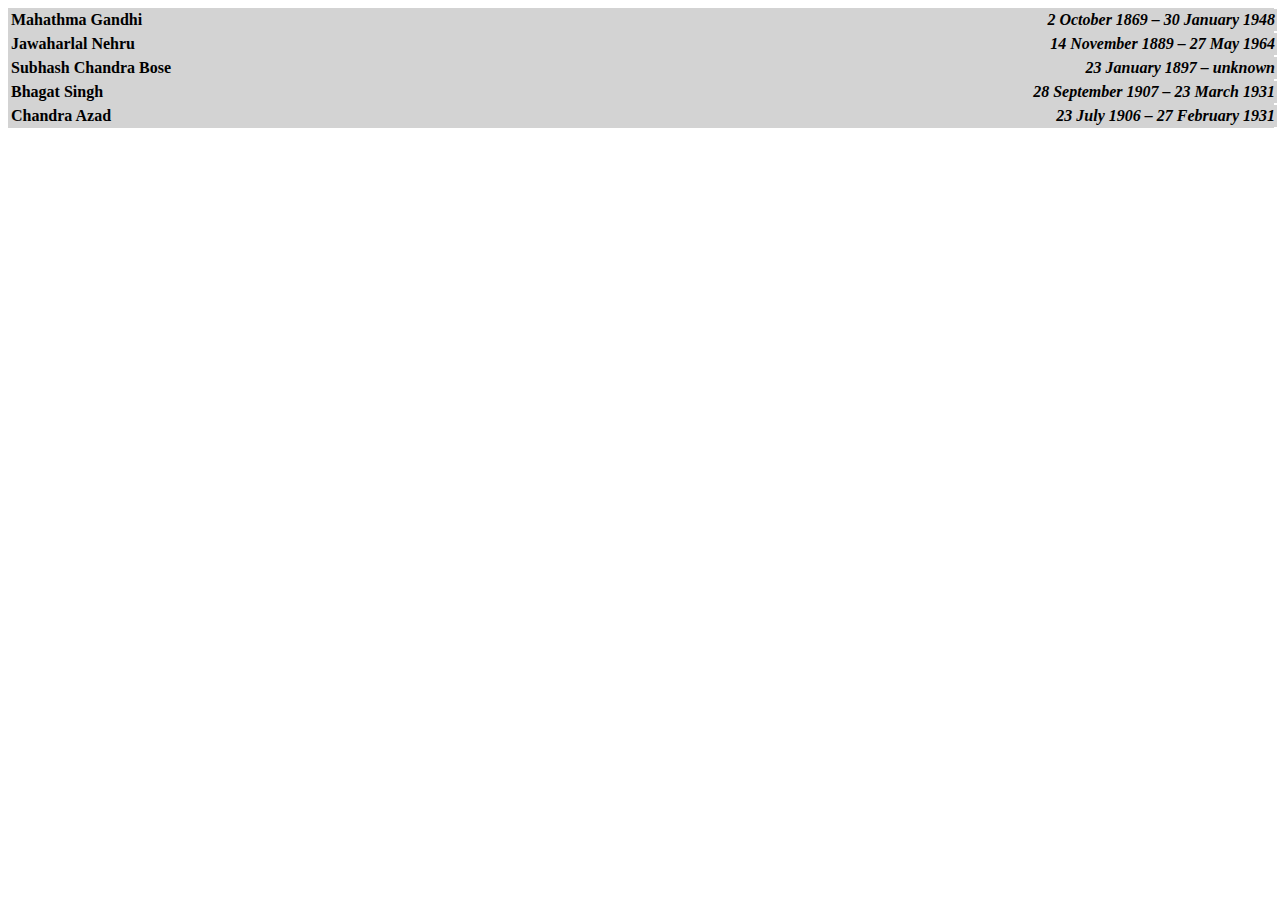
<file: Phase 2/Tests/collapse.html>
<!doctype html>
<html>
<head>
    <meta charset="UTF-8">
    <title>Untitled Document</title>
	
	<style>
		.container {
			width:100%;
			border:1px solid #d3d3d3;
		}
		.container div {
			width:100%;
		}
		.container .header {
			background-color:#d3d3d3;
			padding: 2px;
			cursor: pointer;
			font-weight: bold;
		}
		.container .header> span:first-child + span {
			float:right;
			font-style: italic;
		}
		.container .content {
			display: none;
			padding : 5px;
		}
	</style>
	
	<script src="https://ajax.googleapis.com/ajax/libs/jquery/1.11.1/jquery.min.js"></script>
</head>
<body>

<div class="container">
    <div class="header"><span>Mahathma Gandhi</span>
	 <span>2 October 1869 – 30 January 1948</span>

		</div>
		<div class="content">Mohandas Karamchand Gandhi (pronounced [ˈmoːɦənd̪aːs ˈkərəmtʃənd̪ ˈɡaːnd̪ʱi] ( listen); 2 October 1869 – 30 January 1948), commonly known as Mahatma Gandhi or Bapu (Father of Nation), was the preeminent leader of Indian nationalism in British-ruled India. Employing non-violent civil disobedience, Gandhi led India to independence and inspired movements for non-violence, civil rights and freedom across the world.[2][3]</div>
	</div>
	<div class="container">
		<div class="header"><span>Jawaharlal Nehru</span><span>14 November 1889 – 27 May 1964</span>

		</div>
		<div class="content">Jawaharlal Nehru (Hindi: जवाहरलाल नेहरू) (Hindustani: [ˈdʒəʋaːɦərˈlaːl ˈneːɦru] ( listen); 14 November 1889 – 27 May 1964) was the first Prime Minister of India and a central figure in Indian politics for much of the 20th century. He emerged as the paramount leader of the Indian Independence Movement under the tutelage of Mahatma Gandhi and ruled India from its establishment as an independent nation in 1947 until his death in office in 1964.[5] Nehru is considered to be the architect of the modern Indian nation-state; a sovereign, socialist, secular, and democratic republic.[6] He was the father of Indira Gandhi and the maternal grandfather of Rajiv Gandhi, who were to later serve as the third and sixth Prime Ministers of India, respectively.</div>
	</div>
	<div class="container">
		<div class="header"><span>Subhash Chandra Bose</span><span>23 January 1897 – unknown</span>

		</div>
		<div class="content">Subhas Chandra Bose ( listen (help·info); 23 January 1897 – unknown) also known as Netaji (Bengali/Oriya/Hindi): “Respected Leader”), was one of the most prominent Indian nationalist leaders who attempted to gain India's independence from British rule by force during the waning years of World War II with the help of the Axis powers.</div>
	</div>
	<div class="container">
		<div class="header"><span>Bhagat Singh</span><span>28 September 1907 – 23 March 1931</span>

		</div>
		<div class="content">Bhagat Singh (IPA: [pə̀ɡət̪ sɪ́ŋɡ] ( listen); 28 September 1907 – 23 March 1931) was an Indian socialist considered to be one of the most influential revolutionaries of the Indian independence movement. He is often referred to as Shaheed Bhagat Singh, the word "Shaheed" meaning "martyr" in a number of Indian languages. Born into a Sikh family which had earlier been involved in revolutionary activities against the British Raj, as a teenager Bhagat Singh studied European revolutionary movements and was attracted to anarchist and Marxist ideologies. He became involved in numerous revolutionary organisations, and quickly rose through the ranks of the Hindustan Republican Association (HRA) to become one of its main leaders, eventually changing its name to the Hindustan Socialist Republican Association (HSRA) in 1928.</div>
	</div>
	<div class="container">
		<div class="header"><span>Chandra Azad</span><span>23 July 1906 – 27 February 1931</span>

		</div>
		<div class="content">Chandra Shekhar Azad pronunciation (help·info) (23 July 1906 – 27 February 1931), popularly known as Azad ("The Liberated"), was an Indian revolutionary who reorganised the Hindustan Republican Association under the new name of Hindustan Socialist Republican Association (HSRA) after the death of its founder, Ram Prasad Bismil, and three other prominent party leaders, Roshan Singh, Rajendra Nath Lahiri and Ashfaqulla Khan. He is considered to be the mentor of Bhagat Singh and chief strategist of the HSRA.</div>
	</div>
</body>
	
	<script>
		$(".header").click(function () {
			$content = $(this).next();
			$content.slideToggle(500);
		});
	</script>
</html>
</file>
<file: site/styles/general.css>
/*
Colors:
blue   - #00B5AD
yellow - #FFD400
purple - #241F59
red    - #EF413D
*/

body {
    padding: 0;
    margin: 0;   
    
    color: #241F59;
}
.textContent {
    padding: 30px;
}
.section {
    margin-bottom: 30px;
}
#content {
    background-color: white;
}

/**/
/*Navbar*/
/**/
#navbarDiv {
    height: 60px;
    line-height: 60px;
    
    position: fixed;
    left: 0;
    right: 0;
    top: 0;
    
    background-color: white;
    border-bottom: 1px solid #241F59;
    
    z-index: 99;
    
    transition: all 0.2s;
}
#navbarLogo {
    height: 30px;
    
    position: absolute;
    top: 50%;
    left: 15px;
    transform: translateY(-50%);
}

#navbarDiv ul {
    margin: 0;
    padding: 0;
    margin-left: 15%;
    
    list-style: none;
}
#navbarDiv li {
    float: left;
    margin-right: 7.5%;
}

#hamburger {    
    position: absolute;
    top: 50%;
    right: 15px;
    transform: translateY(-50%);
    
    border: none;
    outline:none;
    background: url('../images/hamburger.svg') no-repeat center;
    
/*    12:14 ratio   */
    height: 20px;
    width: 24px;
    
    cursor: pointer;
}


@media (min-width: 1025px) {
    #navbarDiv {
        height: 80px;
        line-height: 80px;
        
        border-bottom: none;
    }
    
    #navbarLogo {
        height: 50px;
        
        left: 7.5%;
        transform: translate(-50%, -50%);
    }
}

/**/
/*Slideout*/
/**/
#menu {
/*
    background-color: #1D1F20;
      background-image: linear-gradient(145deg, #1D1F20, #404348);
*/
/*    z-index: -1;*/
}
#menu ul {
    margin: 30px 0 0 30px;
    padding: 0;
        
    list-style: none;
}
#menu li {
    margin-bottom: 30px;
}

/**/
/*Links*/
/**/
a {
    color: #EF413D;
    text-decoration: none;
    
    transition: all 0.2s;
}

/**/
/* Responsiveness */
/**/
.mobileOnly {
    display: block;
}
.desktopOnly {
    display: none;
}
@media (min-width: 725px) {
    .textContent {
        width: 50%;
        padding-left: 15%;
        max-width: 650px;
    }
}
@media (min-width: 1025px) {
    .mobileOnly {
        display: none;
    }
    .desktopOnly {
        display: block;
    }
    
    a:hover {
        color: #FFD400;
    }
}
</file>
<file: site/styles/typefaces.css>
/* Import fonts */
@font-face {
    font-family: 'Calibre';
    src: url("fonts/CalibreWeb-Medium.woff");
    
    font-weight: normal;
}

body {
    font-family: 'Calibre', sans-serif;
}


/* Content types */
p {
    padding: 0;
    margin: 0;
    
    margin-bottom: 15px;    
}
h3 {
    padding: 0;
    margin: 0;
    
    margin-bottom: 15px;
}
h1 {
    padding: 0;
    margin: 0;
    
    margin-bottom: 30px;
}
</file>
<file: site/styles/index.css>
#splashDiv {
    height: 80vh;
    min-height: 400px;
    text-align: center;
    
    position: relative;
    
    background-color: white;
    z-index: 1;
}

#logoDiv {
    width: 100%;
    
    position: absolute;
    top: 50%;
    left: 50%;
    transform: translate(-50%, -50%);
}
#logo {
    width: 80%;
    max-width: 500px;
    
    margin-bottom: 15px;
}
#logoDiv p {
    margin-bottom: 0;
}

/**/
/*Theme Launch*/
/**/
#bgDiv{
    position: fixed;
    bottom: 0;
    left: 0;
    height: 100%;
    width: 100%;
    
    background: -webkit-linear-gradient(transparent, transparent),
                 url(../images/themeBG-party-iPhone.jpg) no-repeat;
    background-size: cover;
    background-position:center;
    
    display: inline;
    
/*    z-index: -1;*/
}
@media (min-width: 700px) {
    #bgDiv{
        background: -webkit-linear-gradient(transparent, transparent),
                 url(../images/themeBG-party.jpg) no-repeat;
    }
}
#themeLaunchDiv {
    background-color: none;
    position: relative;
}
@media(min-width: 1025px){
	#bgDiv{
		display: none;
	}
    #themeLaunchDiv {
        background: -webkit-linear-gradient(transparent, transparent),
                 url(../images/themeBG-party.jpg) no-repeat;
        background-size: cover;
        background-position:center;
        background-attachment: fixed;
    }
}

.themeLaunchTitle {
    width: 100%;
    text-align: center;
    
    position: absolute;
}
#themeLaunchText {
    top: 50%;
    left: 50%;
    transform: translate(-50%, -50%);
    
    font-size: 2em;
}
@media (min-width: 530px) {
    #themeLaunchText {
        font-size: 3em;
    }
}

/**/
/*Interplay*/
/**/
#interplayDiv {
    background-color: white;
    padding-bottom: 100px;
    
    position: relative;
    z-index: 999;
}
#interplayIcon {
    display: block;
    margin: 0 auto;
    padding-top: 140px;
    margin-bottom: 80px;
    
/*  needs to be 69.356% of logo width, since logo has empty left side and trailing right text */
    width: calc(.69356 * 60%);
    max-width: calc(.69356 * 600px);
}
#interplayQuote {
    font-size: 1.4em;
    width: 240px;
    
    margin-bottom: 75px;
    
    color: #00B5AD;
}
@media (min-width: 1025px) {
    #interplayQuote {
        font-size: 2em;
        width: 350px;
    }
}
</file>
<file: site/styles/slideout.css>
body {
  width: 100%;
  height: 100%;
}

.slideout-menu {
  position: fixed;
  left: auto;
  top: 0;
  bottom: 0;
  right: 0;
  z-index: 0;
  width: 256px;
  overflow-y: auto;
  -webkit-overflow-scrolling: touch;
  display: none;
}

.slideout-panel {
  position:relative;
  z-index: 1;
  will-change: transform;
}

.slideout-open,
.slideout-open body,
.slideout-open .slideout-panel {
  overflow: hidden;
}

.slideout-open .slideout-menu {
  display: block;
}
</file>
<file: Phase 1/Site/styles/general.css>
/*
Colors:
blue   - #00B5AD
yellow - #FFD400
purple - #241F59
red    - #EF413D
*/

body {
    padding: 0;
    margin: 0;   
    
    color: #241F59;	
	
	font-weight: 300;
}
.textContent {
    padding: 30px;
}
.section {
    margin-bottom: 30px;
}
#content {
/*    background-color: white;*/
}
.whiteBG {
	background-color: white;
}

/**/
/*Navbar*/
/**/
.navbarDiv {
    height: 60px;
    line-height: 60px;
    
    position: fixed;
    left: 0;
    right: 0;
    top: 0;
    
    background-color: white;
    
    z-index: 99;
    
    transition: all 0.2s;
	
}
#navbarLogo {
    height: 30px;
    
    position: absolute;
    top: 50%;
    left: 15px;
    transform: translateY(-50%);
}

.navbarDiv ul {
    margin: 0;
    padding: 0;
    margin-left: 15%;
    
    list-style: none;
}
.navbarDiv li {
    float: left;
    margin-right: 7.5%;
	
	font-size: 1.1em;
}

.hamburger {
  display: inline-block;
  cursor: pointer;
  transition-property: opacity, -webkit-filter;
  transition-property: opacity, filter;
  transition-property: opacity, filter, -webkit-filter;
  transition-duration: 0.15s;
  transition-timing-function: linear;
  font: inherit;
  color: #FFD400;
  text-transform: none;
  background-color: transparent;
  border: 0;
  margin: 0;
  overflow: visible; }

.hamburger-box {
  width: 30px;
  height: 20px;
  display: inline-block;
  position: absolute; 
	top: 50%;
    right: 15px;
    transform: translateY(-50%);}

.hamburger-inner {
  display: block;
  top: 50%;
  margin-top: -1px; }
  .hamburger-inner, .hamburger-inner::before, .hamburger-inner::after {
	width: 30px;
    height: 3px;
    background-color: #FFD400;
    border-radius: 2px;
    position: absolute;
    transition-property: -webkit-transform;
    transition-property: transform;
    transition-property: transform, -webkit-transform;
    transition-duration: 0.15s;
    transition-timing-function: ease; }
  .hamburger-inner::before, .hamburger-inner::after {
    content: "";
    display: block; }
  .hamburger-inner::before {
    top: -8px; }
  .hamburger-inner::after {
    bottom: -8px; }
.hamburger--squeeze .hamburger-inner {
  transition-duration: 0.1s;
  transition-timing-function: cubic-bezier(0.55, 0.055, 0.675, 0.19); }
  .hamburger--squeeze .hamburger-inner::before {
    transition: top 0.1s 0.14s ease, opacity 0.1s ease; }
  .hamburger--squeeze .hamburger-inner::after {
    transition: bottom 0.1s 0.14s ease, -webkit-transform 0.1s cubic-bezier(0.55, 0.055, 0.675, 0.19);
    transition: bottom 0.1s 0.14s ease, transform 0.1s cubic-bezier(0.55, 0.055, 0.675, 0.19);
    transition: bottom 0.1s 0.14s ease, transform 0.1s cubic-bezier(0.55, 0.055, 0.675, 0.19), -webkit-transform 0.1s cubic-bezier(0.55, 0.055, 0.675, 0.19); }

.hamburger--squeeze.is-active .hamburger-inner {
  -webkit-transform: rotate(45deg);
          transform: rotate(45deg);
  transition-delay: 0.14s;
  transition-timing-function: cubic-bezier(0.215, 0.61, 0.355, 1); }
  .hamburger--squeeze.is-active .hamburger-inner::before {
    top: 0;
    opacity: 0;
    transition: top 0.1s ease, opacity 0.1s 0.14s ease; }
  .hamburger--squeeze.is-active .hamburger-inner::after {
    bottom: 0;
    -webkit-transform: rotate(-90deg);
            transform: rotate(-90deg);
    transition: bottom 0.1s ease, -webkit-transform 0.1s 0.14s cubic-bezier(0.215, 0.61, 0.355, 1);
    transition: bottom 0.1s ease, transform 0.1s 0.14s cubic-bezier(0.215, 0.61, 0.355, 1);
    transition: bottom 0.1s ease, transform 0.1s 0.14s cubic-bezier(0.215, 0.61, 0.355, 1), -webkit-transform 0.1s 0.14s cubic-bezier(0.215, 0.61, 0.355, 1); }


@media (min-width: 1025px) {
    .navbarDiv {
        height: 80px;
        line-height: 80px;        
    }
    
    #navbarLogo {
        height: 50px;
        
        left: 7.5%;
        transform: translate(-50%, -50%);
    }
}

.selectedPage {
	color: #FFD400;
}

/**/
/*Slideout*/
/**/

#menu ul {
    margin: 30px 0 0 30px;
    padding: 0;
        
    list-style: none;
}
#menu li {
    margin-bottom: 30px;
}

/**/
/*Links*/
/**/
a {
    color: #EF413D;
    text-decoration: none;
    
    transition: all 0.2s;
}

/**/
/* Responsiveness */
/**/
.mobileOnly {
    display: block;
}
.desktopOnly {
    display: none;
}
@media (min-width: 725px) {
    .textContent {
        width: 50%;
        padding-left: 15%;
        max-width: 650px;
    }
}
@media (min-width: 1025px) {
    .mobileOnly {
        display: none;
    }
    .desktopOnly {
        display: block;
    }
    
    a:hover {
        color: #FFD400;
    }
}
</file>
<file: Phase 1/Site/styles/typefaces.css>
/* Import fonts */
@font-face {
    font-family: 'Calibre';
    src: url("fonts/CalibreWeb-Semibold.woff");
    
    font-weight: 700;
}
@font-face {
    font-family: 'Calibre';
    src: url("fonts/CalibreWeb-Regular.woff");
    
    font-weight: 300;
}

body {
    font-family: 'Calibre', sans-serif;
}

/* Content types */
p {
    padding: 0;
    margin: 0;
	line-height: 1.35em;
    
    margin-bottom: 15px;
	
	transition: all 0.2s;
}
h3 {
	
	
    padding: 0;
    margin: 0;
    
    margin-bottom: 15px;
	
	transition: all 0.2s;
}
h1 {		
    padding: 0;
    margin: 0;
    
    margin-bottom: 30px;
	
	transition: all 0.2s;
}

@media (min-width: 1025px) {
    p {
        font-size: 1.3em;
    }
}

.capsTitle {
	letter-spacing: 3px;
}
</file>
<file: Phase 1/Site/styles/index.css>
/*
@media (max-width 500px) {
	body {
		overflow: hidden;
		position: fixed;
	}
}
*/


#indexNavbar {
	background-color: transparent;
	border: none;
}

#content {
	min-height: 100%;
}
#menu {
	margin-top: 50px
}

/*
#bgDiv{
    position: fixed;
    bottom: 0;
    left: 0;
    height: 100%;
    width: 100%;
    
    background: -webkit-linear-gradient(transparent, transparent),
                 url(../images/homepageBG.jpg) no-repeat;
    background-size: cover;
    background-position:center;
    
    display: inline;  
}
*/

#splashDiv {
    height: 100vh;
    min-height: 400px;
    text-align: center;
    
    position: relative;
	
/*	background-color: none;*/
	
	background: linear-gradient(transparent, transparent),
                 url(../images/homepageBG.jpg) no-repeat;
	background: -webkit-linear-gradient(transparent, transparent),
                 url(../images/homepageBG.jpg) no-repeat;
    background-size: cover;
    background-position:center;
	background-attachment: fixed;
	
    
    z-index: 1;
}

#logoDiv {
    width: 100%;
    
    position: absolute;
    top: 50%;
    left: 50%;
    transform: translate(-50%, -50%);
	
	text-align: center;
}
#logo {
    width: 80%;
    max-width: 500px;
    
    margin-bottom: 15px;
}
#logoDiv p {
    margin-bottom: 0;
}

#logoSubtitle {
	color: #FFD400;
	
	letter-spacing: 1px;
}

#callToAction {
	margin-top: 30px;
	display: inline-block;
	padding: 10px 15px;
	
	background-color: #00B5AD;
	color: #FFD400;
	border: red 2px solid;
}
@media (min-width: 1025px) {
    #callToAction {
        font-size: 1.3em;
		padding: 13px 20px;
		
		background-color: transparent;
		color: #00B5AD;
    }
	#callToAction:hover {
		background-color: #00B5AD;
		color: #FFD400;
	}
}
</file>
<file: Phase 1/Site/styles/slideout.css>
body {
  width: 100%;
  height: 100%;
}

.slideout-menu {
  position: fixed;
  left: auto;
  top: 0;
  bottom: 0;
  right: 0;
  z-index: 0;
  width: 256px;
  overflow-y: auto;
  -webkit-overflow-scrolling: touch;
  display: none;
}

.slideout-panel {
  position:relative;
  z-index: 1;
  will-change: transform;
}

.slideout-open,
.slideout-open body,
.slideout-open .slideout-panel {
  overflow: hidden;
}

.slideout-open .slideout-menu {
  display: block;
}
</file>
<file: Phase 2/Site/styles/general.css>
/*
Colors:
blue   - #00B5AD
yellow - #FFD400
purple - #241F59
red    - #EF413D
*/

body {
    padding: 0;
    margin: 0;   
    
    color: #241F59;	
	
	font-weight: 300;
}
.whiteBG {
	background-color: white;
}

/**/
/*Navigation*/
/**/
.navbarDiv {
    height: 70px;
    line-height: 70px;
	text-align: center;
    
    position: fixed;
    left: 0;
    right: 0;
    top: 0;
    
    background-color: white;
    
    z-index: 99;
    
    transition: all 0.2s;
	
}
#navbarLogo {
    height: 45px;
    
    position: absolute;
    top: 50%;
    left: 30px;
    transform: translateY(-50%);
	-webkit-transform: translateY(-50%);
}

.navbarDiv ul {
    margin: 0;
    padding: 0;
    margin-left: 26%;
    
    list-style: none;
}
.navbarDiv li {
    float: left;
    margin-right: 13%;
}

.hamburger {
	width: 65px;
	height: 35px;
  display: inline-block;
  cursor: pointer;
  transition-property: opacity, -webkit-filter;
  transition-property: opacity, filter;
  transition-property: opacity, filter, -webkit-filter;
  transition-duration: 0.15s;
  transition-timing-function: linear;
  font: inherit;
  color: #FFD400;
  text-transform: none;
  background-color: transparent;
  border: 0;
  margin: 0;
  overflow: visible; 
position: absolute; 
	top: 50%;
    right: 15px;
    transform: translateY(-50%);
	-webkit-transform: translateY(-50%);
}
.hamburger:focus {outline:0;}/*get rid of blue outline when clicked*/
.hamburger-box {
  width: 35px;
  height: 23px;
  display: inline-block;
  position: absolute; 
	top: 50%;
    right: 15px;
    transform: translateY(-50%);
	-webkit-transform: translateY(-50%);
}

.hamburger-inner {
  display: block;
  top: 50%;
  margin-top: -2px; }
  .hamburger-inner, .hamburger-inner::before, .hamburger-inner::after {
	width: 35px;
    height: 5px;
    background-color: #FFD400;
    border-radius: 3px;
    position: absolute;
    transition-property: -webkit-transform;
    transition-property: transform;
    transition-property: transform, -webkit-transform;
    transition-duration: 0.15s;
    transition-timing-function: ease; }
  .hamburger-inner::before, .hamburger-inner::after {
    content: "";
    display: block; }
  .hamburger-inner::before {
    top: -10px; }
  .hamburger-inner::after {
    bottom: -10px; }
.hamburger--squeeze .hamburger-inner {
  transition-duration: 0.1s;
  transition-timing-function: cubic-bezier(0.55, 0.055, 0.675, 0.19); }
  .hamburger--squeeze .hamburger-inner::before {
    transition: top 0.1s 0.14s ease, opacity 0.1s ease; }
  .hamburger--squeeze .hamburger-inner::after {
    transition: bottom 0.1s 0.14s ease, -webkit-transform 0.1s cubic-bezier(0.55, 0.055, 0.675, 0.19);
    transition: bottom 0.1s 0.14s ease, transform 0.1s cubic-bezier(0.55, 0.055, 0.675, 0.19);
    transition: bottom 0.1s 0.14s ease, transform 0.1s cubic-bezier(0.55, 0.055, 0.675, 0.19), -webkit-transform 0.1s cubic-bezier(0.55, 0.055, 0.675, 0.19); }

.hamburger--squeeze.is-active .hamburger-inner {
  -webkit-transform: rotate(45deg);
          transform: rotate(45deg);
  transition-delay: 0.14s;
  transition-timing-function: cubic-bezier(0.215, 0.61, 0.355, 1); }
  .hamburger--squeeze.is-active .hamburger-inner::before {
    top: 0;
    opacity: 0;
    transition: top 0.1s ease, opacity 0.1s 0.14s ease; }
  .hamburger--squeeze.is-active .hamburger-inner::after {
    bottom: 0;
    -webkit-transform: rotate(-90deg);
            transform: rotate(-90deg);
    transition: bottom 0.1s ease, -webkit-transform 0.1s 0.14s cubic-bezier(0.215, 0.61, 0.355, 1);
    transition: bottom 0.1s ease, transform 0.1s 0.14s cubic-bezier(0.215, 0.61, 0.355, 1);
    transition: bottom 0.1s ease, transform 0.1s 0.14s cubic-bezier(0.215, 0.61, 0.355, 1), -webkit-transform 0.1s 0.14s cubic-bezier(0.215, 0.61, 0.355, 1); }


@media (min-width: 1200px) {
    .navbarDiv {
        height: 80px;
        line-height: 80px;        
    }
    
    #navbarLogo {
        height: 50px;
        
        left: 13%;
        transform: translate(-50%, -50%);
		-webkit-transform: translate(-50%, -50%);
    }
}

.selectedPage {
	color: #FFD400;
}

/**/
/*Slideout*/
/**/

#menu ul {
    margin: 30px 0 0 30px;
    padding: 0;
        
    list-style: none;
}

#menu .menu-l1 {
	padding-bottom: 30px;
}
#menu .menu-l1 li {
    margin-top: 30px;
}

#menu .menu-l2 {
	margin-top: 0;
}

#menu .menu-l2 li{
	margin-top: 15px;
}

/**/
/*Submenu*/
/**/

.submenu {
	float: left;
	margin-top: 35px;
	margin-left: calc(13% - 25px); 
	/* minus half the width of the navbar logo, since that is shifted to be centered */
}

.submenu ul {
	list-style: none;
	padding: 0;
	margin: 0;
}

.submenu ul li {
	margin-bottom: 30px;
}
.submenu ul li a br {
	display: inherit;
}
.submenu .menu-l2 {
	margin-left: 30px;
}

@media (min-width: 1380px) {
	.submenu ul li a br {
		display: none;
	}
}

/**/
/*Links*/
/**/
a {
    color: #EF413D;
    text-decoration: none;
    
    transition: all 0.2s;
}

/**/
/* Responsiveness */
/**/
.mobileOnly {
    display: block;
}
.desktopOnly {
    display: none;
}
@media (min-width: 1200px) {
    .mobileOnly {
        display: none;
    }
    .desktopOnly {
        display: block;
    }
    
    a:hover {
        color: #FFD400;
    }
}
</file>
<file: Phase 2/Site/styles/typefaces.css>
/* Import fonts */
@font-face {
    font-family: 'Calibre';
    src: url("fonts/CalibreWeb-Semibold.woff");
    
    font-weight: 700;
}
@font-face {
    font-family: 'Calibre';
    src: url("fonts/CalibreWeb-Regular.woff");
    
    font-weight: 300;
}

body {
    font-family: 'Calibre', sans-serif;
}

/* Content types */
p {
    padding: 0;
    margin: 0;
	line-height: 1.35em;
	font-size: 1.3em;
    
    margin-bottom: 15px;
	
	transition: all 0.2s;
}
h3 {
    padding: 0;
    margin: 0;
	font-size: 1.3em;
    
    margin-bottom: 15px;
	
	transition: all 0.2s;
}
h1 {		
    padding: 0;
    margin: 0;
	font-size: 2.3em;

/*    margin-bottom: 30px;*/
	
	transition: all 0.2s;
}

.bannerText {
	letter-spacing: 0.1em;
}
.navTitle {
	font-size: 1.5em;
}
ul li a {
	font-size: 1.1em;
}
</file>
<file: Phase 2/Site/styles/index.css>
@media (min-width: 1200px) {
	#indexNavbar {
		background-color: transparent;
		border: none;
	}
}
#menu {
	margin-top: 50px;
}

#splashDiv {
	height: 100vh;
	
    min-height: 575px;
    text-align: center;
    
    position: relative;
	
	background: linear-gradient(transparent, transparent),
                 url(../images/homepageBG.jpg) no-repeat;
	background: -webkit-linear-gradient(transparent, transparent),
                 url(../images/homepageBG.jpg) no-repeat;
    background-size: cover;
    background-position:center;
	background-attachment: fixed;
	
    z-index: 1;
}
@media (min-width: 650px) {
	#splashDiv {
		min-height: 750px;
	}
}


#logoDiv {
    position: absolute;
    top: 50%;
    left: 50%;
    transform: translate(-50%, calc(-50% + 35px)); /* +35px to account for 70px navbar */
	-webkit-transform: translate(-50%, calc(-50% + 35px));
	
	text-align: center;
}
@media (min-width: 1200px) {
	#logoDiv {
		transform: translate(-50%, -50%); /* no add bc navbar is transparent */
		-webkit-transform: translate(-50%, -50%);
	}
}

#logo {
    width: 60vw;
    max-width: 500px;
	min-width: 300px;
    
    margin-bottom: 15px;
}
#logoDiv p {
    margin-bottom: 0;
}

#logoSubtitle {
	color: #FFD400;
	
	letter-spacing: 0.1em;
}

#callToAction {
	margin-top: 40px;
	display: inline-block;
	padding: 10px 15px;
	
	background-color: #00B5AD;
	color: #FFD400;
	border: #EF413D 2px solid;
}
@media (min-width: 1200px) {
    #callToAction {
        font-size: 1.3em;
		padding: 13px 20px;
		
		background-color: transparent;
		color: #00B5AD;
    }
	#callToAction:hover {
		background-color: #00B5AD;
		color: #FFD400;
	}
}

/**/
/*Social Media*/
/**/

#socialMedia {
	width: 300px;
	margin: 0 auto;
}

#socialIcons {
	color: white;
	list-style: none;
	margin-top: 40px;
	padding: 0;
	width: 100%;
	
	text-align: center;
}
@media (min-width: 1200px) {
	#socialIcons {
		margin-top: 60px;
	}
	#callToAction {
		margin-top: 60px;
	}
}

#socialIcons li {
	float: left;
	width: 25%;
	margin-bottom: 40px;
}
@media (min-height: 575px) {
	#socialIcons li {
		margin-bottom: 0;
	}
}

.socialImage {
	height: 40px;
}

@media (min-width: 1200px) {
	#socialIcons li svg path {
		-webkit-transition: 0.2s all;
		transition: 0.2s all;
	}
	#socialIcons li svg:hover path {
		fill: #FFD400;
	}
}
</file>
<file: Phase 2/Site/styles/slideout.css>
body {
  width: 100%;
  height: 100%;
}

.slideout-menu {
  position: fixed;
  left: auto;
  top: 0;
  bottom: 0;
  right: 0;
  z-index: 0;
  width: 286px;
  overflow-y: auto;
  -webkit-overflow-scrolling: touch;
  display: none;
}

.slideout-panel {
  position:relative;
  z-index: 1;
  will-change: transform;
}

.slideout-open,
.slideout-open body,
.slideout-open .slideout-panel {
  overflow: hidden;
}

.slideout-open .slideout-menu {
  display: block;
}
</file>
<file: Phase 0/Site/styles/general.css>
/*
Colors:
blue   - #00B5AD
yellow - #FFD400
purple - #241F59
red    - #EF413D
*/

body {
    padding: 0;
    margin: 0;   
    
    color: #241F59;
}
.textContent {
    padding: 30px;
}
.section {
    margin-bottom: 30px;
}
#content {
    background-color: white;
}

/**/
/*Navbar*/
/**/
#navbarDiv {
    height: 60px;
    line-height: 60px;
    
    position: fixed;
    left: 0;
    right: 0;
    top: 0;
    
    background-color: white;
    border-bottom: 1px solid #241F59;
    
    z-index: 99;
    
    transition: all 0.2s;
}
#navbarLogo {
    height: 30px;
    
    position: absolute;
    top: 50%;
    left: 15px;
    transform: translateY(-50%);
}

#navbarDiv ul {
    margin: 0;
    padding: 0;
    margin-left: 15%;
    
    list-style: none;
}
#navbarDiv li {
    float: left;
    margin-right: 7.5%;
}

#hamburger {    
    position: absolute;
    top: 50%;
    right: 15px;
    transform: translateY(-50%);
    
    border: none;
    outline:none;
    background: url('../images/hamburger.svg') no-repeat center;
    
/*    12:14 ratio   */
    height: 20px;
    width: 24px;
    
    cursor: pointer;
}


@media (min-width: 1025px) {
    #navbarDiv {
        height: 80px;
        line-height: 80px;
        
        border-bottom: none;
    }
    
    #navbarLogo {
        height: 50px;
        
        left: 7.5%;
        transform: translate(-50%, -50%);
    }
}

/**/
/*Slideout*/
/**/
#menu {
/*
    background-color: #1D1F20;
      background-image: linear-gradient(145deg, #1D1F20, #404348);
*/
/*    z-index: -1;*/
}
#menu ul {
    margin: 30px 0 0 30px;
    padding: 0;
        
    list-style: none;
}
#menu li {
    margin-bottom: 30px;
}

/**/
/*Links*/
/**/
a {
    color: #EF413D;
    text-decoration: none;
    
    transition: all 0.2s;
}

/**/
/* Responsiveness */
/**/
.mobileOnly {
    display: block;
}
.desktopOnly {
    display: none;
}
@media (min-width: 725px) {
    .textContent {
        width: 50%;
        padding-left: 15%;
        max-width: 650px;
    }
}
@media (min-width: 1025px) {
    .mobileOnly {
        display: none;
    }
    .desktopOnly {
        display: block;
    }
    
    a:hover {
        color: #FFD400;
    }
}
</file>
<file: Phase 0/Site/styles/typefaces.css>
/* Import fonts */
@font-face {
    font-family: 'Calibre';
    src: url("fonts/CalibreWeb-Medium.woff");
    
    font-weight: normal;
}

body {
    font-family: 'Calibre', sans-serif;
}


/* Content types */
p {
    padding: 0;
    margin: 0;
    
    margin-bottom: 15px;    
}
h3 {
    padding: 0;
    margin: 0;
    
    margin-bottom: 15px;
}
h1 {
    padding: 0;
    margin: 0;
    
    margin-bottom: 30px;
}

@media (min-width: 1025px) {
    p {
        font-size: 1.3em;
    }
}
</file>
<file: Phase 0/Site/styles/slideout.css>
body {
  width: 100%;
  height: 100%;
}

.slideout-menu {
  position: fixed;
  left: auto;
  top: 0;
  bottom: 0;
  right: 0;
  z-index: 0;
  width: 256px;
  overflow-y: auto;
  -webkit-overflow-scrolling: touch;
  display: none;
}

.slideout-panel {
  position:relative;
  z-index: 1;
  will-change: transform;
}

.slideout-open,
.slideout-open body,
.slideout-open .slideout-panel {
  overflow: hidden;
}

.slideout-open .slideout-menu {
  display: block;
}
</file>
<file: Phase 1/Site/styles/textPage.css>
#content {
	background-color: white;
}
</file>
<file: Phase 2/Site/styles/personGrid.css>
@media (min-width: 1200px) {
	.photoSection {
		width: calc(130%);
	}
	.photoSectionText {
		width: 70%;
	}
	.personProfile {
		width: 20%;
		margin-right: 5%;
	}
}
.personProfile {
	float: left;
	width: 40%;
	margin-right: 10%;
	margin-top: 15px;
	
	position: relative;
}
@media (min-width: 750px) {
	.personProfile {
		width: 28%;
		margin-right: 5%;
	}
	.nameBreak {
		display: block;
	}
}
@media (min-width: 1200px) {
	.personProfile {
		width: 20%;
		margin-right: 5%;
	}
}
.nameBreak {
	display: none; /* visibility settings in individual page styles */
}

.personImg-border {
	width: 100%;
	position: absolute;
	top: 0;
	left: 0;
	z-index: 1;
	
	pointer-events: none;
}
.personLink-img {
	border-radius: 50%;
	display: inline-block;
	width: 100%;
	padding-top: 100%; /*to set the same as width, because height: 100% isn't working*/
}

.personLink-txt {
	font-size: 1.2em;
	color: #241F59;
	border-bottom: 1px solid #241F59;
}
@media (min-width: 1200px) {
	.personLink-txt:hover {
		color: #FFD400;
		border-bottom: 1px solid #FFD400;
	}
}

.schoolTag {
	font-size: 1.2em;
	margin-top: 5px;
}

.personLink-txt {
	font-size: 1.2em;
}
.schoolTag {
	font-size: 1.2em;
}

/**/
/* Modal Popup */
/**/

#modalPopup {
	display: none;
	
	position: relative;
	
	background-color: white;
	border: 2px solid #00B5AD;
	
	width: 60%;	
	max-height: 70vh;
	overflow: scroll;
	
	margin: 0 auto;
	
	padding: 30px;
}
#modalPopup .modal_close {
	position: absolute;
	top: 15px;
	right: 15px;
	
	width: 20px;
}
@media (min-width: 1200px) {
	#modalPopup .modal_close svg .X {
		-webkit-transition: 0.2s all;
		transition: 0.2s all;
	}
	#modalPopup .modal_close svg:hover .X {
		fill: #FFD400;
	}
}

#modalPopup .imgDiv {
	position: relative;
	margin-top: 15px;
	
	margin-bottom: 60px;
}
#modalPopup .personImg-border {
	width: 200px;
	
	position: absolute;
	top: 0;
	left: 50%;
	transform: translateX(-50%);
	-webkit-transform: translateX(-50%);
	
	z-index: 1;
	
	pointer-events: none;
}
#modalPopup .personImg {
	border-radius: 50%;
	width: 200px;
	padding-top: 200px; /*to set the same as width, because height: 100% isn't working */
	
	margin: 0 auto;
	
	background-size: contain;
}
@media (min-width: 600px) {
	#modalPopup .personImg-border {
		width: 300px;
	}
	#modalPopup .personImg {
		width: 300px;
		padding-top: 300px; /*to set the same as width, because height: 100% isn't working */
	}
}
#modalPopup .bio {
	margin-bottom: 10px;
}

#modalPopup .bio a {
	color: #241F59;
	border-bottom: 1px #241F59 solid;
}

@media (min-width: 1200px) {
	#modalPopup .bio a:hover {
		color: #FFD400;
		border-bottom: 1px #FFD400 solid;
	}
}

/* Modal desktop */

@media (min-width: 1200px) {
	#modalPopup {
		width: 800px;
/*		overflow: hidden;*/
	}
	#modalPopup .imgDiv {
		float: left;
		margin-bottom: 0;
	}
	#modalPopup .textDiv {
		float: right;
		width: calc(100% - 330px);
		
		margin-top: 15px;
		margin-bottom: 15px;
		max-height: 60vh;
		min-height: 300px;
		overflow: scroll;
	}
	
	#modalPopup .personImg-border {
		width: 300px;
	}
	#modalPopup .personImg {
		width: 300px;
		padding-top: 300px; /*to set the same as width, because height: 100% isn't working */
	}
}


#lean_overlay {
    position: fixed;
    z-index:100;
    top: 0px;
    left: 0px;
    height:100%;
    width:100%;
    background: #000;
    display: none;
}
</file>
<file: Phase 2/Site/styles/conference.css>
/*
Colors:
blue   - #00B5AD
yellow - #FFD400
purple - #241F59
red    - #EF413D
*/

#header {
	background: linear-gradient(transparent, transparent),
                 url(../images/banners/conference.jpg) no-repeat;
	background: -webkit-linear-gradient(transparent, transparent),
                 url(../images/banners/conference.jpg) no-repeat;
}

#interplayIcon {
	width: 100%;
	margin: 0 auto;
	display: block;
}
@media (min-width: 500px) {
	#interplayIcon {
		width: 50%;
	}
}
#themeQuote {
	font-weight: 900;
}

/**/
/* Schedule */
/**/

#schedule a {
	color: #241F59;
	border-bottom: 1px solid #241F59;
}
@media (min-width: 1200px) {
	#schedule a:hover {
		color: #FFD400;
		border-bottom: 1px solid #FFD400;
	}
}

.scheduleToggleArrow {	
	transition: 0.2s all;
	-webkit-transition: 0.2s all;
}

/**/
/* Schedule Day */
/**/

#scheduleSubsection {
	margin-top: 0;
}

.scheduleDayBuffer {
	height: 30px;
}

.scheduleDayToggle {
	width: 100vw;
	margin-left: -30px;
	margin-top: 15px;
	
	padding: 30px 0;
	
	color: white;
	text-align: center;
}
#scheduleDayToggle-1 {
	background-color: #FFD400;
}
#scheduleDayToggle-2 {
	background-color: #00B5AD;
}
#scheduleDayToggle-3 {
	background-color: #EF413D;
}

.scheduleDayToggleArrow {
	width: 35px;
}

.scheduleDayToggle img {
	margin-top: 30px;
}

.toggleContent {
	display: none;
}

.scheduleDayDescription {
	margin: 30px 0 60px 0;
}
.scheduleSmall {
	display: inline;
}
.scheduleLarge {
	display: none;
}
@media (min-width: 680px) {
	.scheduleDayContent {
		display: block;
	}
	.scheduleDayToggle {
		display: none;
	}
	.scheduleSmall {
		display: none;
	}
	.scheduleLarge {
		display: block;
	}
}

/**/
/* Schedule Event */
/**/

.scheduleEvent-inner {
	padding-bottom: 30px;
}
.colorblock {
	position: relative;
	
	border-left: 10px solid black;
	padding-left: 15px;
	margin-bottom: 30px;
}
.colorblock-blue {
	border-color: #00B5AD;
}
.colorblock-yellow {
	border-color: #FFD400;
}
.colorblock-purple {
	border-color: #241F59;
}
.colorblock-red {
	border-color: #EF413D;
}

.scheduleEventTitle {
	display: inline;
	vertical-align: middle;
	
	font-size: 2em;
}
.scheduleEventContentToggleArrow {
	display: inline-block;
	vertical-align: middle;
	
	width: 20px;
	margin-left: 8px;
}

.scheduleEventDetails {
	margin-top: 15px;
	font-weight: 700;
}
.scheduleEventSpeaker p {
	margin: 0;
}

.scheduleEventContentToggle {
	/* pointer and hand are the same for different browsers */
	cursor: pointer; 
	cursor: hand;
}

.scheduleEventContent {
	margin: 0;
	padding: 0;
	padding-top: 30px;
}

@media (min-width: 680px) {
	.colorblock {
		margin-left: 118px;
	}
}

.scheduleEventTimeLarge {
	float: left;
	font-weight: 700;
	margin-top: 2px;
	
	position: absolute;
	left: -128px;
	
	text-align: right;
	width: 104px;
}

/* Presenters */

@media (max-width: 590px), (min-width: 750px){
	.nameBreak {
		display: block;
	}
}

#presenter-AlanHarlam .personLink-img {
	background: linear-gradient(transparent, transparent),
                 url('../images/presenters/AlanHarlam.jpg') no-repeat;
	background: -webkit-linear-gradient(transparent, transparent),
                 url('../images/presenters/AlanHarlam.jpg') no-repeat;
	background-size: contain;
}
#presenter-AllenPenniman .personLink-img {
	background: linear-gradient(transparent, transparent),
                 url('../images/presenters/AllenPenniman.jpg') no-repeat;
	background: -webkit-linear-gradient(transparent, transparent),
                 url('../images/presenters/AllenPenniman.jpg') no-repeat;
	background-size: contain;
}
#presenter-AndrewScanlan .personLink-img {
	background: linear-gradient(transparent, transparent),
                 url('../images/presenters/AndrewScanlan.jpg') no-repeat;
	background: -webkit-linear-gradient(transparent, transparent),
                 url('../images/presenters/AndrewScanlan.jpg') no-repeat;
	background-size: contain;
}
#presenter-AndyLaw .personLink-img {
	background: linear-gradient(transparent, transparent),
                 url('../images/presenters/AndyLaw.jpg') no-repeat;
	background: -webkit-linear-gradient(transparent, transparent),
                 url('../images/presenters/AndyLaw.jpg') no-repeat;
	background-size: contain;
}
#presenter-AugustLehrecke .personLink-img {
	background: linear-gradient(transparent, transparent),
                 url('../images/presenters/AugustLehrecke.jpg') no-repeat;
	background: -webkit-linear-gradient(transparent, transparent),
                 url('../images/presenters/AugustLehrecke.jpg') no-repeat;
	background-size: contain;
}
#presenter-AzminaAlimohd .personLink-img {
	background: linear-gradient(transparent, transparent),
                 url('../images/presenters/AzminaAlimohd.jpg') no-repeat;
	background: -webkit-linear-gradient(transparent, transparent),
                 url('../images/presenters/AzminaAlimohd.jpg') no-repeat;
	background-size: contain;
}
#presenter-BeckySlogeris .personLink-img {
	background: linear-gradient(transparent, transparent),
                 url('../images/presenters/BeckySlogeris.jpg') no-repeat;
	background: -webkit-linear-gradient(transparent, transparent),
                 url('../images/presenters/BeckySlogeris.jpg') no-repeat;
	background-size: contain;
}
#presenter-BoriFeher .personLink-img {
	background: linear-gradient(transparent, transparent),
                 url('../images/presenters/BoriFeher.jpg') no-repeat;
	background: -webkit-linear-gradient(transparent, transparent),
                 url('../images/presenters/BoriFeher.jpg') no-repeat;
	background-size: contain;
}
#presenter-CarlyWais .personLink-img {
	background: linear-gradient(transparent, transparent),
                 url('../images/presenters/CarlyWais.jpg') no-repeat;
	background: -webkit-linear-gradient(transparent, transparent),
                 url('../images/presenters/CarlyWais.jpg') no-repeat;
	background-size: contain;
}
#presenter-CarolineMcAndrews .personLink-img {
	background: linear-gradient(transparent, transparent),
                 url('../images/presenters/CarolineMcAndrews.jpg') no-repeat;
	background: -webkit-linear-gradient(transparent, transparent),
                 url('../images/presenters/CarolineMcAndrews.jpg') no-repeat;
	background-size: contain;
}
#presenter-CesarHidalgo .personLink-img {
	background: linear-gradient(transparent, transparent),
                 url('../images/presenters/CesarHidalgo.jpg') no-repeat;
	background: -webkit-linear-gradient(transparent, transparent),
                 url('../images/presenters/CesarHidalgo.jpg') no-repeat;
	background-size: contain;
}
#presenter-ChrisNovello .personLink-img {
	background: linear-gradient(transparent, transparent),
                 url('../images/presenters/ChrisNovello.jpg') no-repeat;
	background: -webkit-linear-gradient(transparent, transparent),
                 url('../images/presenters/ChrisNovello.jpg') no-repeat;
	background-size: contain;
}
#presenter-ChristinaAgapakis .personLink-img {
	background: linear-gradient(transparent, transparent),
                 url('../images/presenters/ChristinaAgapakis.jpg') no-repeat;
	background: -webkit-linear-gradient(transparent, transparent),
                 url('../images/presenters/ChristinaAgapakis.jpg') no-repeat;
	background-size: contain;
}
#presenter-CraigDykers .personLink-img {
	background: linear-gradient(transparent, transparent),
                 url('../images/presenters/CraigDykers.jpg') no-repeat;
	background: -webkit-linear-gradient(transparent, transparent),
                 url('../images/presenters/CraigDykers.jpg') no-repeat;
	background-size: contain;
}
#presenter-CynthiaPoon .personLink-img {
	background: linear-gradient(transparent, transparent),
                 url('../images/presenters/CynthiaPoon.jpg') no-repeat;
	background: -webkit-linear-gradient(transparent, transparent),
                 url('../images/presenters/CynthiaPoon.jpg') no-repeat;
	background-size: contain;
}
#presenter-DanaChisnel .personLink-img {
	background: linear-gradient(transparent, transparent),
                 url('../images/presenters/DanaChisnel.jpg') no-repeat;
	background: -webkit-linear-gradient(transparent, transparent),
                 url('../images/presenters/DanaChisnel.jpg') no-repeat;
	background-size: contain;
}
#presenter-DanSheehan .personLink-img {
	background: linear-gradient(transparent, transparent),
                 url('../images/presenters/DanSheehan.jpg') no-repeat;
	background: -webkit-linear-gradient(transparent, transparent),
                 url('../images/presenters/DanSheehan.jpg') no-repeat;
	background-size: contain;
}
#presenter-DavidRojas-Leon .personLink-img {
	background: linear-gradient(transparent, transparent),
                 url('../images/presenters/DavidRojas-Leon.jpg') no-repeat;
	background: -webkit-linear-gradient(transparent, transparent),
                 url('../images/presenters/DavidRojas-Leon.jpg') no-repeat;
	background-size: contain;
}
#presenter-DhairyaPujara .personLink-img {
	background: linear-gradient(transparent, transparent),
                 url('../images/presenters/DhairyaPujara.jpg') no-repeat;
	background: -webkit-linear-gradient(transparent, transparent),
                 url('../images/presenters/DhairyaPujara.jpg') no-repeat;
	background-size: contain;
}
#presenter-ElizabethWilliams .personLink-img {
	background: linear-gradient(transparent, transparent),
                 url('../images/presenters/ElizabethWilliams.jpg') no-repeat;
	background: -webkit-linear-gradient(transparent, transparent),
                 url('../images/presenters/ElizabethWilliams.jpg') no-repeat;
	background-size: contain;
}
#presenter-EllenSu .personLink-img {
	background: linear-gradient(transparent, transparent),
                 url('../images/presenters/EllenSu.jpg') no-repeat;
	background: -webkit-linear-gradient(transparent, transparent),
                 url('../images/presenters/EllenSu.jpg') no-repeat;
	background-size: contain;
}
#presenter-EmilyHerrick .personLink-img {
	background: linear-gradient(transparent, transparent),
                 url('../images/presenters/EmilyHerrick.jpg') no-repeat;
	background: -webkit-linear-gradient(transparent, transparent),
                 url('../images/presenters/EmilyHerrick.jpg') no-repeat;
	background-size: contain;
}
#presenter-EmilyKao .personLink-img {
	background: linear-gradient(transparent, transparent),
                 url('../images/presenters/EmilyKao.jpg') no-repeat;
	background: -webkit-linear-gradient(transparent, transparent),
                 url('../images/presenters/EmilyKao.jpg') no-repeat;
	background-size: contain;
}
#presenter-GenaWirth .personLink-img {
	background: linear-gradient(transparent, transparent),
                 url('../images/presenters/GenaWirth.jpg') no-repeat;
	background: -webkit-linear-gradient(transparent, transparent),
                 url('../images/presenters/GenaWirth.jpg') no-repeat;
	background-size: contain;
}
#presenter-HannahChung .personLink-img {
	background: linear-gradient(transparent, transparent),
                 url('../images/presenters/HannahChung.jpg') no-repeat;
	background: -webkit-linear-gradient(transparent, transparent),
                 url('../images/presenters/HannahChung.jpg') no-repeat;
	background-size: contain;
}
#presenter-IanGonsher .personLink-img {
	background: linear-gradient(transparent, transparent),
                 url('../images/presenters/IanGonsher.jpg') no-repeat;
	background: -webkit-linear-gradient(transparent, transparent),
                 url('../images/presenters/IanGonsher.jpg') no-repeat;
	background-size: contain;
}
#presenter-IlonaGaynor .personLink-img {
	background: linear-gradient(transparent, transparent),
                 url('../images/presenters/IlonaGaynor.jpg') no-repeat;
	background: -webkit-linear-gradient(transparent, transparent),
                 url('../images/presenters/IlonaGaynor.jpg') no-repeat;
	background-size: contain;
}
#presenter-ImranHafiz .personLink-img {
	background: linear-gradient(transparent, transparent),
                 url('../images/presenters/ImranHafiz.jpg') no-repeat;
	background: -webkit-linear-gradient(transparent, transparent),
                 url('../images/presenters/ImranHafiz.jpg') no-repeat;
	background-size: contain;
}
#presenter-IngridBurrington .personLink-img {
	background: linear-gradient(transparent, transparent),
                 url('../images/presenters/IngridBurrington.jpg') no-repeat;
	background: -webkit-linear-gradient(transparent, transparent),
                 url('../images/presenters/IngridBurrington.jpg') no-repeat;
	background-size: contain;
}
#presenter-JaminWarren .personLink-img {
	background: linear-gradient(transparent, transparent),
                 url('../images/presenters/JaminWarren.jpg') no-repeat;
	background: -webkit-linear-gradient(transparent, transparent),
                 url('../images/presenters/JaminWarren.jpg') no-repeat;
	background-size: contain;
}
#presenter-JeremyJoachim .personLink-img {
	background: linear-gradient(transparent, transparent),
                 url('../images/presenters/JeremyJoachim.jpg') no-repeat;
	background: -webkit-linear-gradient(transparent, transparent),
                 url('../images/presenters/JeremyJoachim.jpg') no-repeat;
	background-size: contain;
}
#presenter-JessSuttner .personLink-img {
	background: linear-gradient(transparent, transparent),
                 url('../images/presenters/JessSuttner.jpg') no-repeat;
	background: -webkit-linear-gradient(transparent, transparent),
                 url('../images/presenters/JessSuttner.jpg') no-repeat;
	background-size: contain;
}
#presenter-JuhanSonin .personLink-img {
	background: linear-gradient(transparent, transparent),
                 url('../images/presenters/JuhanSonin.jpg') no-repeat;
	background: -webkit-linear-gradient(transparent, transparent),
                 url('../images/presenters/JuhanSonin.jpg') no-repeat;
	background-size: contain;
}
#presenter-KatieCafaro .personLink-img {
	background: linear-gradient(transparent, transparent),
                 url('../images/presenters/KatieCafaro.jpg') no-repeat;
	background: -webkit-linear-gradient(transparent, transparent),
                 url('../images/presenters/KatieCafaro.jpg') no-repeat;
	background-size: contain;
}
#presenter-KaylaIngram .personLink-img {
	background: linear-gradient(transparent, transparent),
                 url('../images/presenters/KaylaIngram.jpg') no-repeat;
	background: -webkit-linear-gradient(transparent, transparent),
                 url('../images/presenters/KaylaIngram.jpg') no-repeat;
	background-size: contain;
}
#presenter-KellanHays .personLink-img {
	background: linear-gradient(transparent, transparent),
                 url('../images/presenters/KellanHays.jpg') no-repeat;
	background: -webkit-linear-gradient(transparent, transparent),
                 url('../images/presenters/KellanHays.jpg') no-repeat;
	background-size: contain;
}
#presenter-KenjiEndo .personLink-img {
	background: linear-gradient(transparent, transparent),
                 url('../images/presenters/KenjiEndo.jpg') no-repeat;
	background: -webkit-linear-gradient(transparent, transparent),
                 url('../images/presenters/KenjiEndo.jpg') no-repeat;
	background-size: contain;
}
#presenter-KursatOzenc .personLink-img {
	background: linear-gradient(transparent, transparent),
                 url('../images/presenters/KursatOzenc.jpg') no-repeat;
	background: -webkit-linear-gradient(transparent, transparent),
                 url('../images/presenters/KursatOzenc.jpg') no-repeat;
	background-size: contain;
}
#presenter-LaurenGardner .personLink-img {
	background: linear-gradient(transparent, transparent),
                 url('../images/presenters/LaurenGardner.jpg') no-repeat;
	background: -webkit-linear-gradient(transparent, transparent),
                 url('../images/presenters/LaurenGardner.jpg') no-repeat;
	background-size: contain;
}
#presenter-LeahChung .personLink-img {
	background: linear-gradient(transparent, transparent),
                 url('../images/presenters/LeahChung.jpg') no-repeat;
	background: -webkit-linear-gradient(transparent, transparent),
                 url('../images/presenters/LeahChung.jpg') no-repeat;
	background-size: contain;
}
#presenter-LelandKirshen .personLink-img {
	background: linear-gradient(transparent, transparent),
                 url('../images/presenters/LelandKirshen.jpg') no-repeat;
	background: -webkit-linear-gradient(transparent, transparent),
                 url('../images/presenters/LelandKirshen.jpg') no-repeat;
	background-size: contain;
}
#presenter-LeslieFontana .personLink-img {
	background: linear-gradient(transparent, transparent),
                 url('../images/presenters/LeslieFontana.jpg') no-repeat;
	background: -webkit-linear-gradient(transparent, transparent),
                 url('../images/presenters/LeslieFontana.jpg') no-repeat;
	background-size: contain;
}
#presenter-LeviBedall .personLink-img {
	background: linear-gradient(transparent, transparent),
                 url('../images/presenters/LeviBedall.jpg') no-repeat;
	background: -webkit-linear-gradient(transparent, transparent),
                 url('../images/presenters/LeviBedall.jpg') no-repeat;
	background-size: contain;
}
#presenter-LisaRaiola .personLink-img {
	background: linear-gradient(transparent, transparent),
                 url('../images/presenters/LisaRaiola.jpg') no-repeat;
	background: -webkit-linear-gradient(transparent, transparent),
                 url('../images/presenters/LisaRaiola.jpg') no-repeat;
	background-size: contain;
}
#presenter-ManoloAmpudia .personLink-img {
	background: linear-gradient(transparent, transparent),
                 url('../images/presenters/ManoloAmpudia.jpg') no-repeat;
	background: -webkit-linear-gradient(transparent, transparent),
                 url('../images/presenters/ManoloAmpudia.jpg') no-repeat;
	background-size: contain;
}
#presenter-MariaNavia .personLink-img {
	background: linear-gradient(transparent, transparent),
                 url('../images/presenters/MariaNavia.jpg') no-repeat;
	background: -webkit-linear-gradient(transparent, transparent),
                 url('../images/presenters/MariaNavia.jpg') no-repeat;
	background-size: contain;
}
#presenter-MattMuller .personLink-img {
	background: linear-gradient(transparent, transparent),
                 url('../images/presenters/MattMuller.jpg') no-repeat;
	background: -webkit-linear-gradient(transparent, transparent),
                 url('../images/presenters/MattMuller.jpg') no-repeat;
	background-size: contain;
}
#presenter-MaxFowler .personLink-img {
	background: linear-gradient(transparent, transparent),
                 url('../images/presenters/MaxFowler.jpg') no-repeat;
	background: -webkit-linear-gradient(transparent, transparent),
                 url('../images/presenters/MaxFowler.jpg') no-repeat;
	background-size: contain;
}
#presenter-MeganKelly .personLink-img {
	background: linear-gradient(transparent, transparent),
                 url('../images/presenters/MeganKelly.jpg') no-repeat;
	background: -webkit-linear-gradient(transparent, transparent),
                 url('../images/presenters/MeganKelly.jpg') no-repeat;
	background-size: contain;
}
#presenter-MikeWeikert .personLink-img {
	background: linear-gradient(transparent, transparent),
                 url('../images/presenters/MikeWeikert.jpg') no-repeat;
	background: -webkit-linear-gradient(transparent, transparent),
                 url('../images/presenters/MikeWeikert.jpg') no-repeat;
	background-size: contain;
}
#presenter-MikhaelaDietch .personLink-img {
	background: linear-gradient(transparent, transparent),
                 url('../images/presenters/MikhaelaDietch.jpg') no-repeat;
	background: -webkit-linear-gradient(transparent, transparent),
                 url('../images/presenters/MikhaelaDietch.jpg') no-repeat;
	background-size: contain;
}
#presenter-NateStorring .personLink-img {
	background: linear-gradient(transparent, transparent),
                 url('../images/presenters/NateStorring.jpg') no-repeat;
	background: -webkit-linear-gradient(transparent, transparent),
                 url('../images/presenters/NateStorring.jpg') no-repeat;
	background-size: contain;
}
#presenter-OlgaElizarova .personLink-img {
	background: linear-gradient(transparent, transparent),
                 url('../images/presenters/OlgaElizarova.jpg') no-repeat;
	background: -webkit-linear-gradient(transparent, transparent),
                 url('../images/presenters/OlgaElizarova.jpg') no-repeat;
	background-size: contain;
}
#presenter-PhilRoss .personLink-img {
	background: linear-gradient(transparent, transparent),
                 url('../images/presenters/PhilRoss.jpg') no-repeat;
	background: -webkit-linear-gradient(transparent, transparent),
                 url('../images/presenters/PhilRoss.jpg') no-repeat;
	background-size: contain;
}
#presenter-RinatSherzer .personLink-img {
	background: linear-gradient(transparent, transparent),
                 url('../images/presenters/RinatSherzer.jpg') no-repeat;
	background: -webkit-linear-gradient(transparent, transparent),
                 url('../images/presenters/RinatSherzer.jpg') no-repeat;
	background-size: contain;
}
#presenter-RobertArens .personLink-img {
	background: linear-gradient(transparent, transparent),
                 url('../images/presenters/RobertArens.jpg') no-repeat;
	background: -webkit-linear-gradient(transparent, transparent),
                 url('../images/presenters/RobertArens.jpg') no-repeat;
	background-size: contain;
}
#presenter-RyanMurphy .personLink-img {
	background: linear-gradient(transparent, transparent),
                 url('../images/presenters/RyanMurphy.jpg') no-repeat;
	background: -webkit-linear-gradient(transparent, transparent),
                 url('../images/presenters/RyanMurphy.jpg') no-repeat;
	background-size: contain;
}
#presenter-SabrinaDorsainvil .personLink-img {
	background: linear-gradient(transparent, transparent),
                 url('../images/presenters/SabrinaDorsainvil.jpg') no-repeat;
	background: -webkit-linear-gradient(transparent, transparent),
                 url('../images/presenters/SabrinaDorsainvil.jpg') no-repeat;
	background-size: contain;
}
#presenter-SamanthaDempsey .personLink-img {
	background: linear-gradient(transparent, transparent),
                 url('../images/presenters/SamanthaDempsey.jpg') no-repeat;
	background: -webkit-linear-gradient(transparent, transparent),
                 url('../images/presenters/SamanthaDempsey.jpg') no-repeat;
	background-size: contain;
}
#presenter-SaraMamo .personLink-img {
	background: linear-gradient(transparent, transparent),
                 url('../images/presenters/SaraMamo.jpg') no-repeat;
	background: -webkit-linear-gradient(transparent, transparent),
                 url('../images/presenters/SaraMamo.jpg') no-repeat;
	background-size: contain;
}
#presenter-SarahRoss .personLink-img {
	background: linear-gradient(transparent, transparent),
                 url('../images/presenters/SarahRoss.jpg') no-repeat;
	background: -webkit-linear-gradient(transparent, transparent),
                 url('../images/presenters/SarahRoss.jpg') no-repeat;
	background-size: contain;
}
#presenter-StefanoBloch .personLink-img {
	background: linear-gradient(transparent, transparent),
                 url('../images/presenters/StefanoBloch.jpg') no-repeat;
	background: -webkit-linear-gradient(transparent, transparent),
                 url('../images/presenters/StefanoBloch.jpg') no-repeat;
	background-size: contain;
}
#presenter-StephanieCaress .personLink-img {
	background: linear-gradient(transparent, transparent),
                 url('../images/presenters/StephanieCaress.jpg') no-repeat;
	background: -webkit-linear-gradient(transparent, transparent),
                 url('../images/presenters/StephanieCaress.jpg') no-repeat;
	background-size: contain;
}
#presenter-TadHirsch .personLink-img {
	background: linear-gradient(transparent, transparent),
                 url('../images/presenters/TadHirsch.jpg') no-repeat;
	background: -webkit-linear-gradient(transparent, transparent),
                 url('../images/presenters/TadHirsch.jpg') no-repeat;
	background-size: contain;
}
#presenter-TaylorAlarcon .personLink-img {
	background: linear-gradient(transparent, transparent),
                 url('../images/presenters/TaylorAlarcon.jpg') no-repeat;
	background: -webkit-linear-gradient(transparent, transparent),
                 url('../images/presenters/TaylorAlarcon.jpg') no-repeat;
	background-size: contain;
}
#presenter-TegaBrain .personLink-img {
	background: linear-gradient(transparent, transparent),
                 url('../images/presenters/TegaBrain.jpg') no-repeat;
	background: -webkit-linear-gradient(transparent, transparent),
                 url('../images/presenters/TegaBrain.jpg') no-repeat;
	background-size: contain;
}
#presenter-ThatcherBean .personLink-img {
	background: linear-gradient(transparent, transparent),
                 url('../images/presenters/ThatcherBean.jpg') no-repeat;
	background: -webkit-linear-gradient(transparent, transparent),
                 url('../images/presenters/ThatcherBean.jpg') no-repeat;
	background-size: contain;
}
#presenter-ThomasThwaites .personLink-img {
	background: linear-gradient(transparent, transparent),
                 url('../images/presenters/ThomasThwaites.jpg') no-repeat;
	background: -webkit-linear-gradient(transparent, transparent),
                 url('../images/presenters/ThomasThwaites.jpg') no-repeat;
	background-size: contain;
}
#presenter-VirgilWong .personLink-img {
	background: linear-gradient(transparent, transparent),
                 url('../images/presenters/VirgilWong.jpg') no-repeat;
	background: -webkit-linear-gradient(transparent, transparent),
                 url('../images/presenters/VirgilWong.jpg') no-repeat;
	background-size: contain;
}

.br380 {
	display: block;
}
@media (min-width: 386px) {
	.br380 {
		display: none;
	}
}

.br1200 {
	display: block;
}
@media (min-width: 1200px) {
	.br1200 {
		display: none;
	}
}
.br750 {
	display: block;
}
@media (min-width: 750px) {
	.br750 {
		display: none;
	}
}
</file>
<file: Phase 2/Site/styles/contentPage.css>
#header {
	width: 100vw;
	height: 40vw;
	min-height: 350px;
	
	position: relative;
    background-size: cover;
    background-position:center;
	
	text-align: center;
}


@media (min-width:1200px) {
	#header {
		height: 30vw;
	}
}

#headerText {
	color: #241F59;
	
	width: 100%;
	
	position: absolute;
    top: 50%;
    left: 50%;
    transform: translate(-50%, -50%);
	-webkit-transform: translate(-50%, -50%);
	
	font-size: 3em;
	font-weight: 700;
}

@media (min-width:600px) {
	#headerText {
		font-size: 5em;
	}
}

/**/
/* Content */
/**/

.section {
/*	Add padding and negative margin for link anchor offset to acount for nav bar */
/*	70 for navbar height and 30 for padding */
	padding-top: 100px;  
	margin: -70px 30px 30px 30px; /* Equivalent to 30 30 60 30 */
}
@media (min-width: 1200px) {
    .section {
	/*	80 for navbar height and 30 for padding */
		padding-top: 110px;  
		margin: -80px 30px 30px 30px; /* Equivalent to 30 30 60 30 */
	}
}

.subsection {
	margin: 30px 0;
}
.content {
	max-width: 650px;
	margin-bottom: 90px;
}
@media (min-width: 680px) {
	.content {
		padding-left: 120px;
	}
}
@media (min-width: 1200px) {
    .content {
        width: 50%;
        padding-left: calc(26% - 30px);
        max-width: 710px;
    }
}
</file>
<file: Phase 2/Site/styles/connect.css>
#header {
	background: linear-gradient(transparent, transparent),
                 url(../images/banners/connect.jpg) no-repeat;
	background: -webkit-linear-gradient(transparent, transparent),
                 url(../images/banners/connect.jpg) no-repeat;
}

/**/
/* Design Challenge */
/**/

.banner {
	margin: 30px 0;
	
	width: 100vw;
	position: absolute;
	left: 0;
}
.inlineBanner {
	margin: 0;
}
#underBanner {
	transition: none;
	margin-top: calc(100vw * (460 / 1200) + 60px);
}
#underWorkshop {
	transition: none;
	margin-top: calc(100vw * (3000 / 4000) + 60px);
}


@media (min-width: 1200px) {
	.banner {
		width: 100%;
		position: relative;
	}
	#underBanner {
		margin-top: 0px;
	}
	#underWorkshop{
		margin-top: 30px;
	}
}

/**/
/* Contact */
/**/

.contactLink-img {
	display: inline-block;
	line-height: 0px; /*so inline block doesn't add a little extra height*/
	height: 100%;
	width: 60px;
	
	border-radius: 50%;
	
	float: left;
}
.contactLink-img img {
	border-radius: 50%;
}
.contactLink-txt {
	color: #241F59;
	border-bottom: 1px solid #241F59;
}
@media (min-width: 1200px) {
	.contactLink-txt:hover {
		color: #FFD400;
		border-bottom: 1px solid #FFD400;
	}
}
.socialContactDiv .contactLink-txt {
	line-height: 60px;
	margin-left: 30px;
}
#social .socialContactDiv {
	margin-bottom: 30px;
}

#tagDiv {
	margin-bottom: 35px;
}
#tagDiv p {
	margin-bottom: 5px;
}

@media (min-width: 1200px) {
	.socialContactDiv a svg:hover path {
		-webkit-transition: 0.2s all;
		transition: 0.2s all;
		fill: #FFD400;
	}
}

/**/
/* Responsive */
/**/

.hideSm {
	display: none;
}
@media (min-width: 530px) {
	.hideSm {
		display: inline-block;
	}
	.hideLg {
		display: none;
	}
}
</file>
<file: Phase 2/Site/styles/sponsors.css>
#header {
	background: linear-gradient(transparent, transparent),
                 url(../images/banners/sponsors.jpg) no-repeat;
	background: -webkit-linear-gradient(transparent, transparent),
                 url(../images/banners/sponsors.jpg) no-repeat;
}

.sponsorDiv {
	padding-top: 30px;
}
.sponsorDiv h3 {
	margin-bottom: 60px;
}

.sponsorLogo {
	margin-bottom: 50px;
}

.lineLogo {
	width: 100%;
	max-width: 500px;
}

.squareLogo {
	width: 60%;
	max-width: 250px;
}
</file>
